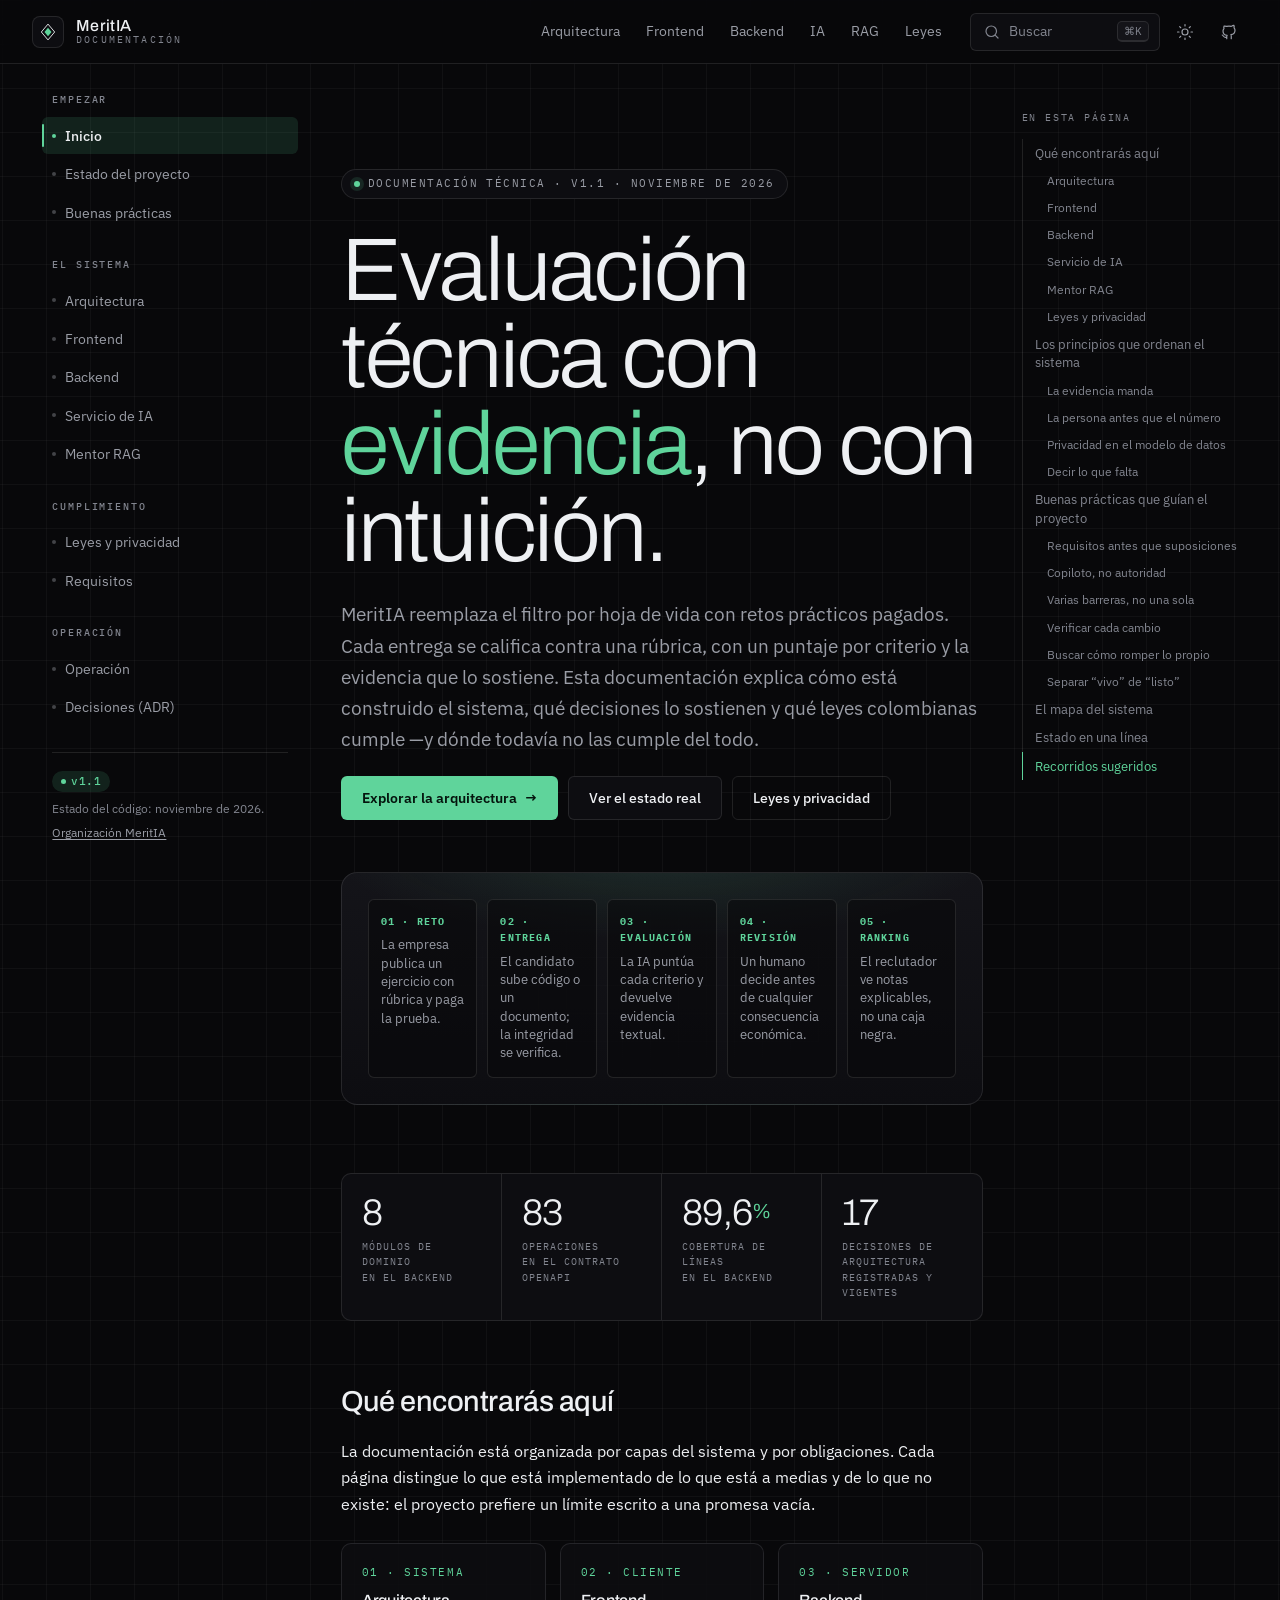
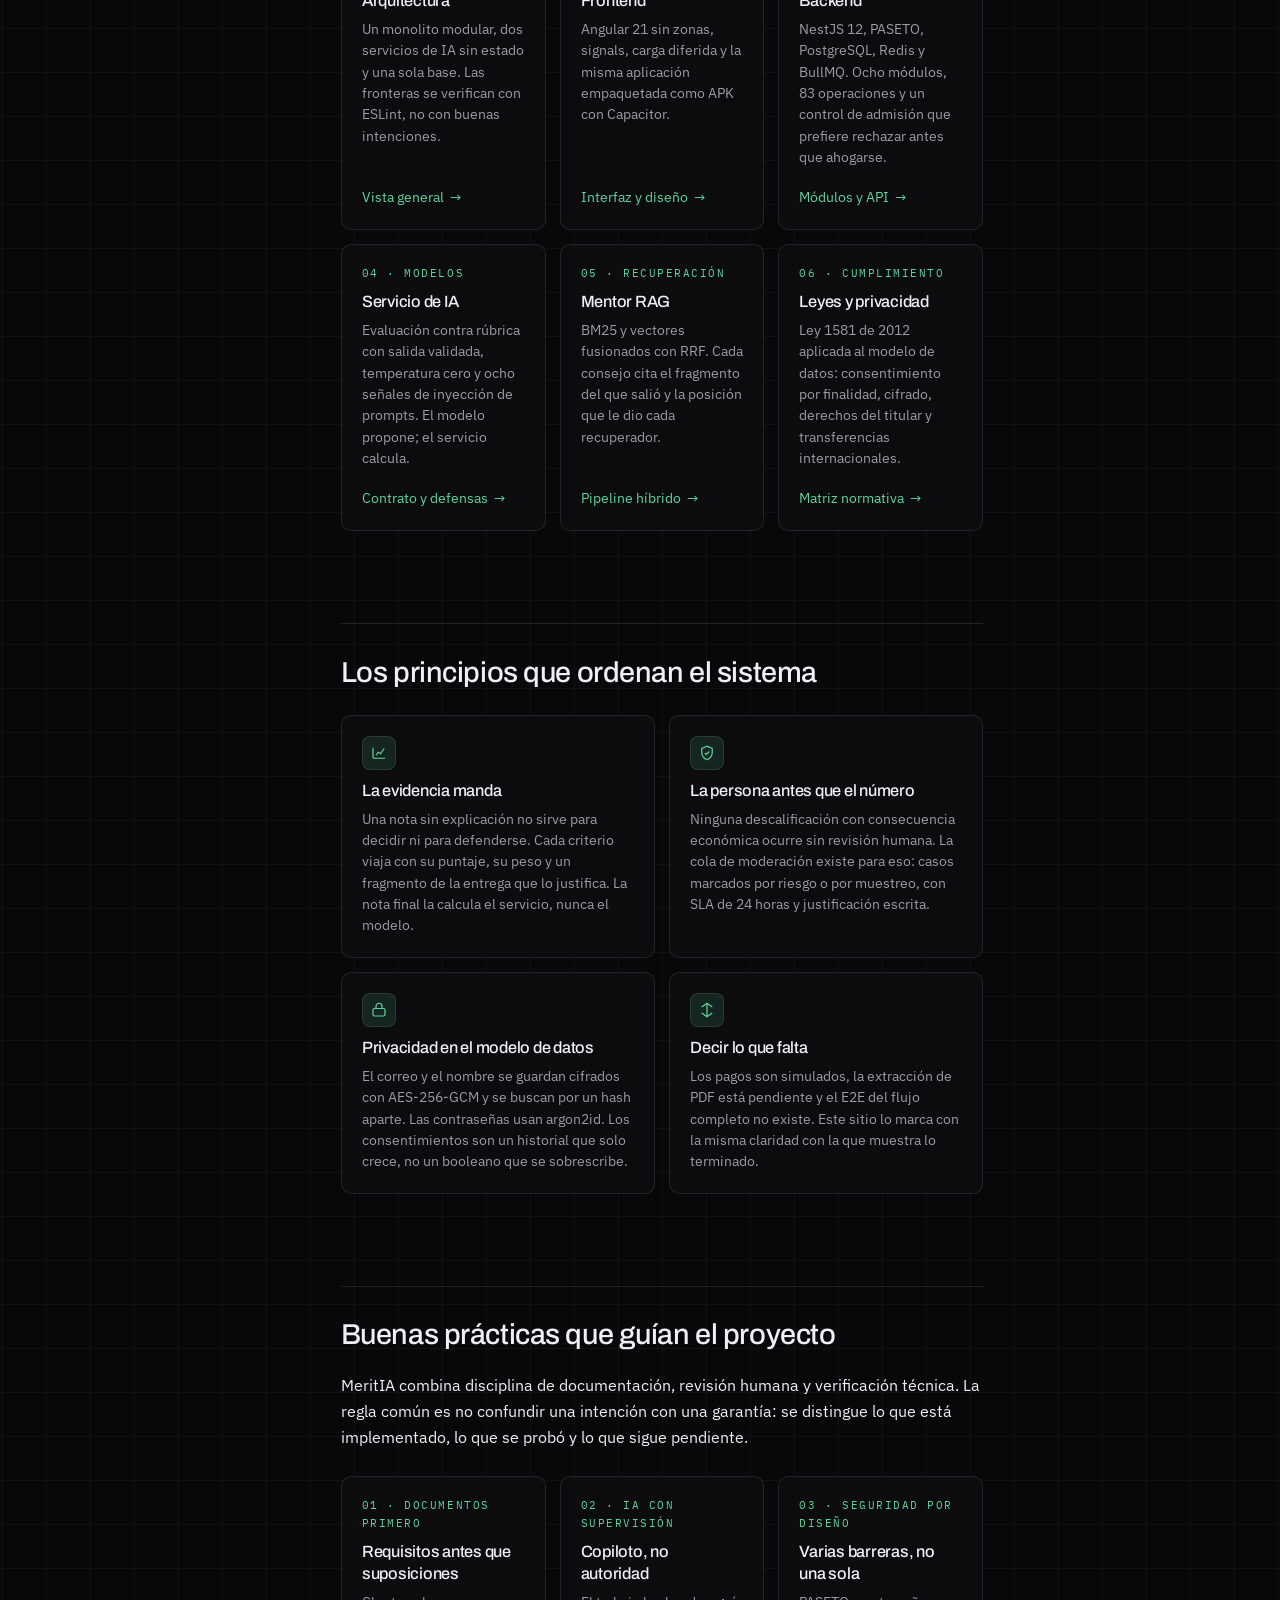
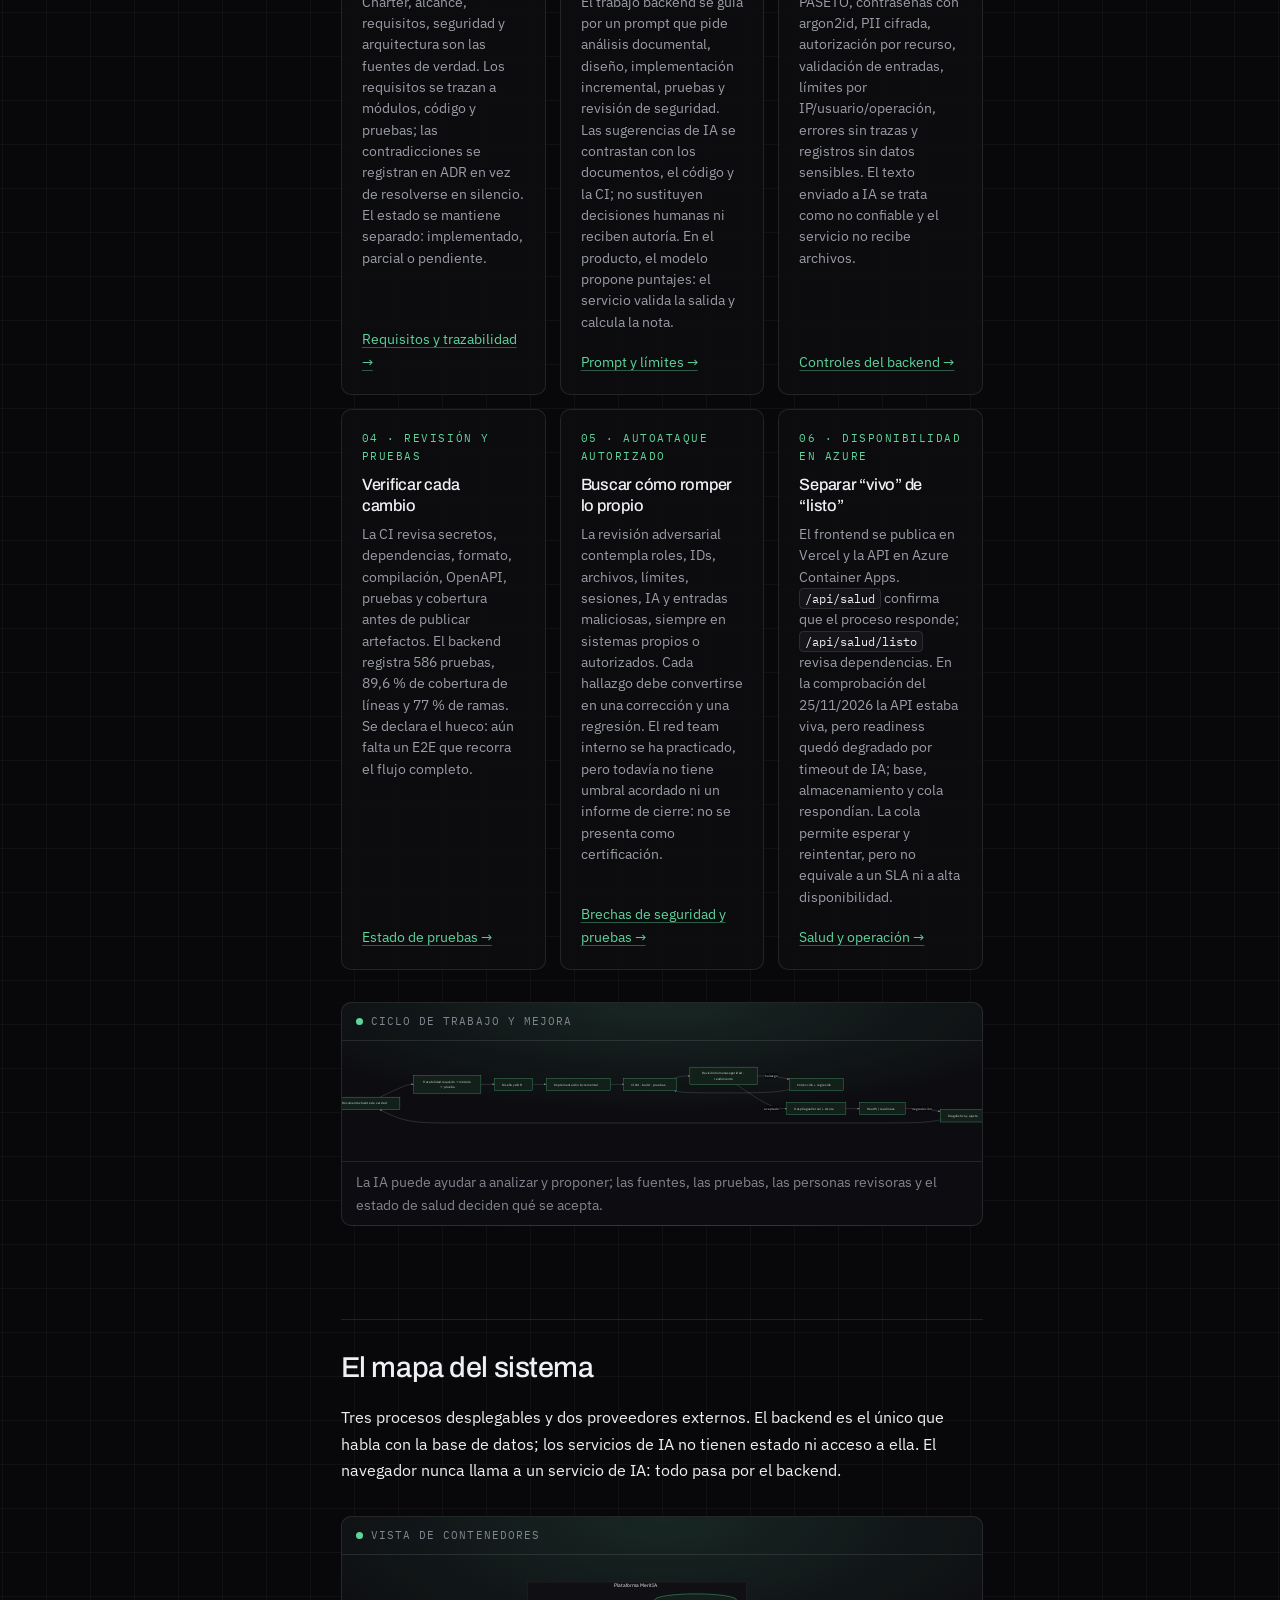
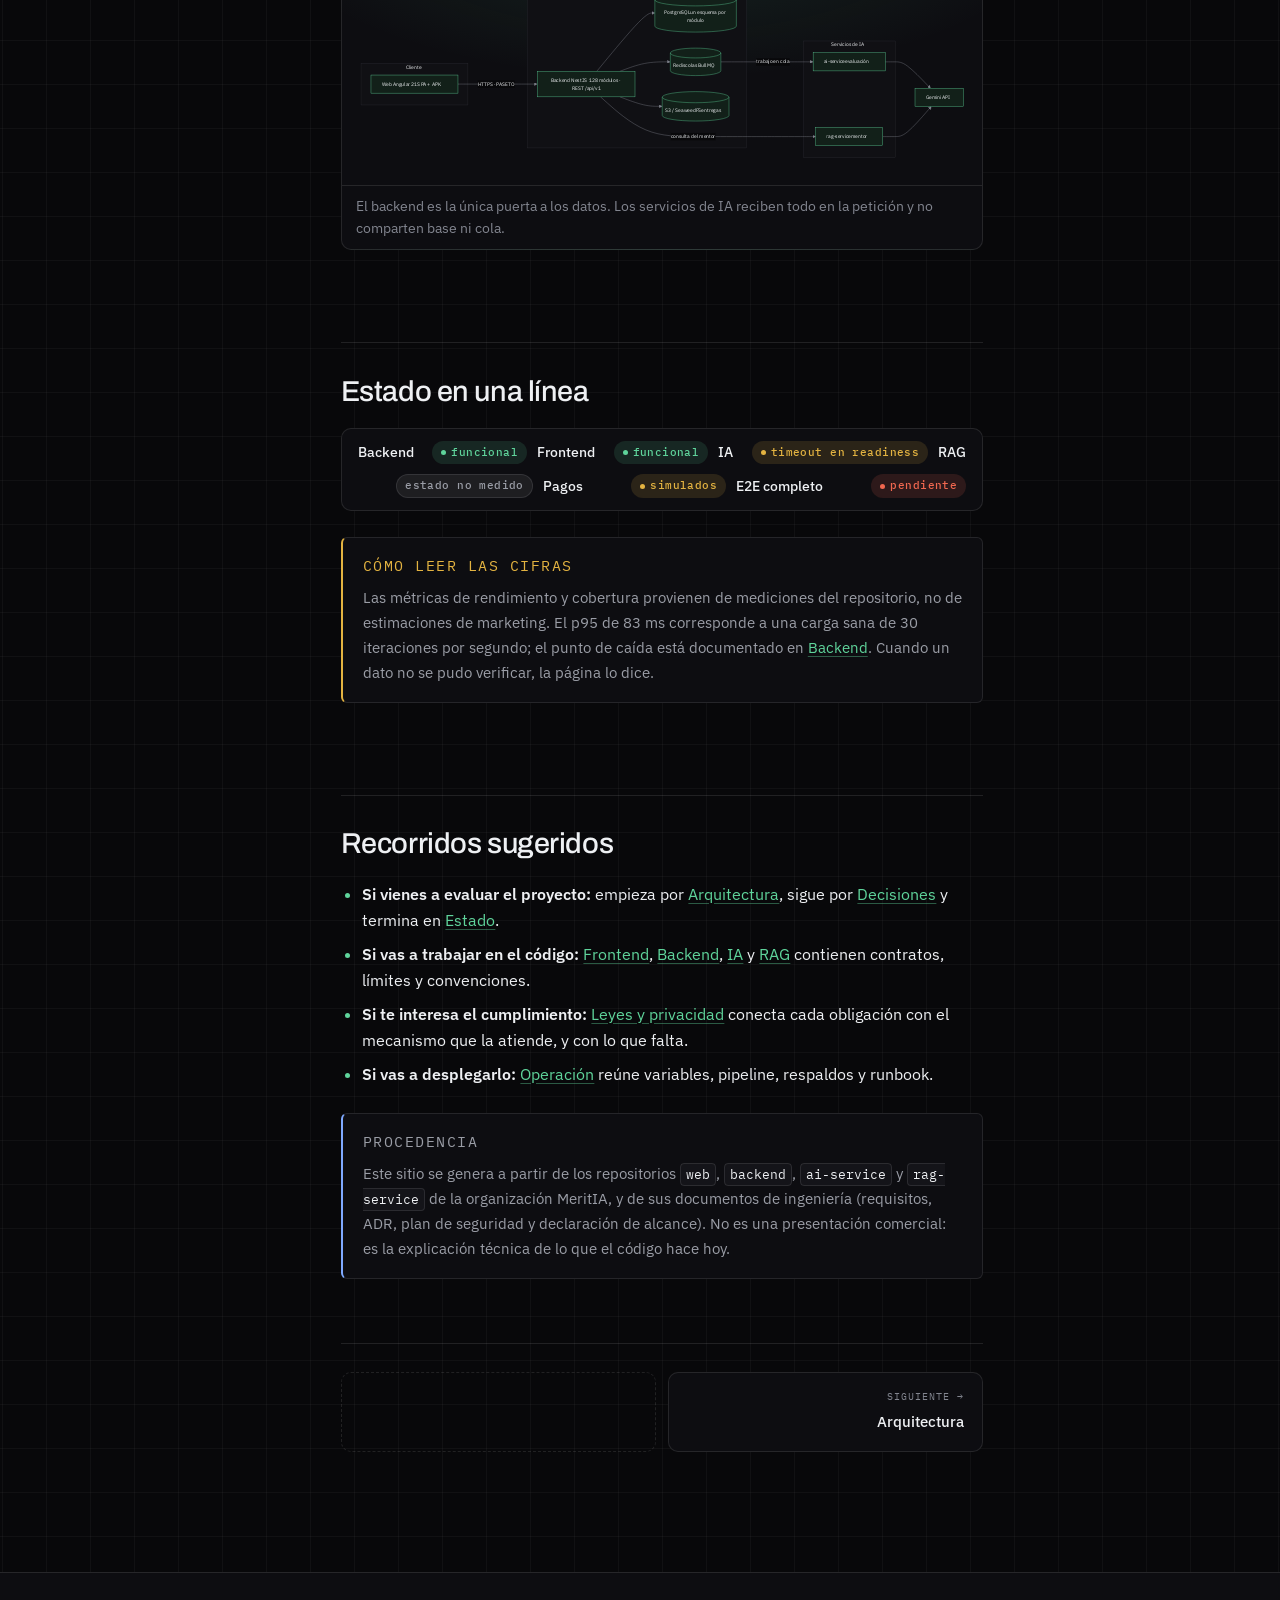
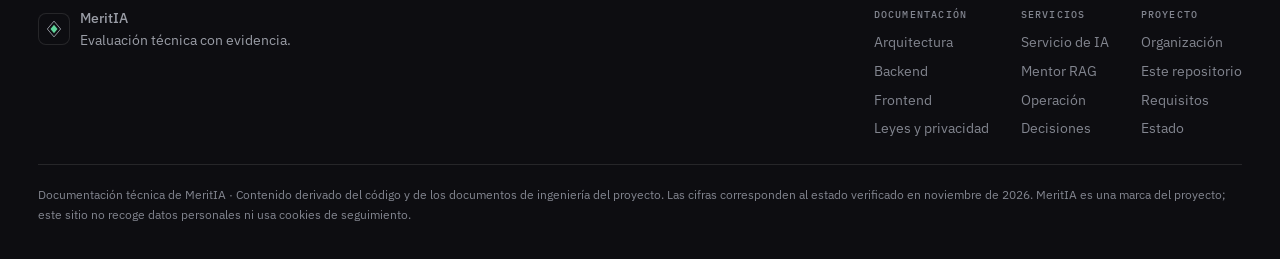
<file: index.html>
<!doctype html>
<html lang="es" data-page="inicio">
<head>
  <meta charset="utf-8">
  <meta name="viewport" content="width=device-width, initial-scale=1, viewport-fit=cover">
  <title>MeritIA · Documentación</title>
  <meta name="description" content="Documentación técnica de MeritIA: arquitectura, frontend, backend, evaluación con IA, mentor RAG, leyes y operación.">
  <meta name="author" content="MeritIA">
  <meta name="theme-color" content="#08080a" media="(prefers-color-scheme: dark)">
  <meta name="theme-color" content="#f7f7f8" media="(prefers-color-scheme: light)">
  <meta name="color-scheme" content="dark light">
  <link rel="canonical" href="https://meritia.github.io/maritIAdocs/">
  <link rel="icon" href="favicon.svg" type="image/svg+xml">
  <link rel="apple-touch-icon" href="assets/img/logo.svg">
  <link rel="preconnect" href="https://fonts.googleapis.com">
  <link rel="preconnect" href="https://fonts.gstatic.com" crossorigin>
  <link href="https://fonts.googleapis.com/css2?family=Archivo:wght@300;400;500&family=IBM+Plex+Mono:wght@400;500&family=IBM+Plex+Sans:wght@400;500;600&display=swap" rel="stylesheet">
  <link rel="stylesheet" href="assets/css/site.css">
  <meta property="og:type" content="website">
  <meta property="og:site_name" content="MeritIA · Documentación">
  <meta property="og:locale" content="es_CO">
  <meta property="og:title" content="MeritIA · Documentación">
  <meta property="og:description" content="Documentación técnica de MeritIA: arquitectura, frontend, backend, evaluación con IA, mentor RAG, leyes y operación.">
  <meta property="og:url" content="https://meritia.github.io/maritIAdocs/">
  <meta property="og:image" content="https://meritia.github.io/maritIAdocs/assets/img/og.svg">
  <meta name="twitter:card" content="summary_large_image">
  <meta name="twitter:title" content="MeritIA · Documentación">
  <meta name="twitter:description" content="Documentación técnica de MeritIA: arquitectura, frontend, backend, evaluación con IA, mentor RAG, leyes y operación.">
  <meta name="twitter:image" content="https://meritia.github.io/maritIAdocs/assets/img/og.svg">
  <script>
    try { var t = localStorage.getItem('meritia-docs-tema'); if (t === 'claro') document.documentElement.dataset.tema = 'claro'; } catch (e) {}
  </script>
</head>
<body>
  <a class="salto" href="#contenido">Saltar al contenido</a>
  <div id="sitio-barra"></div>
  <div class="envoltura">
    <aside id="sitio-lateral"></aside>
    <main id="contenido" class="principal">
      <div class="prosa prosa--ancha">
<section class="portada">
  <span class="portada__etiqueta"><i></i>Documentación técnica · v1.1 · noviembre de 2026</span>
  <h1>Evaluación técnica con <span>evidencia</span>, no con intuición.</h1>
  <p class="portada__entrada">
    MeritIA reemplaza el filtro por hoja de vida con retos prácticos pagados. Cada entrega se
    califica contra una rúbrica, con un puntaje por criterio y la evidencia que lo sostiene.
    Esta documentación explica cómo está construido el sistema, qué decisiones lo sostienen y
    qué leyes colombianas cumple —y dónde todavía no las cumple del todo.
  </p>
  <div class="portada__acciones">
    <a class="boton boton--lleno" href="arquitectura.html">Explorar la arquitectura <span aria-hidden="true">→</span></a>
    <a class="boton" href="estado.html">Ver el estado real</a>
    <a class="boton boton--fantasma" href="leyes.html">Leyes y privacidad</a>
  </div>

  <div class="portada__panel">
    <div class="flujo" aria-label="Flujo del producto en cinco pasos">
      <div class="flujo__paso"><b>01 · RETO</b><span>La empresa publica un ejercicio con rúbrica y paga la prueba.</span></div>
      <div class="flujo__paso"><b>02 · ENTREGA</b><span>El candidato sube código o un documento; la integridad se verifica.</span></div>
      <div class="flujo__paso"><b>03 · EVALUACIÓN</b><span>La IA puntúa cada criterio y devuelve evidencia textual.</span></div>
      <div class="flujo__paso"><b>04 · REVISIÓN</b><span>Un humano decide antes de cualquier consecuencia económica.</span></div>
      <div class="flujo__paso"><b>05 · RANKING</b><span>El reclutador ve notas explicables, no una caja negra.</span></div>
    </div>
  </div>
</section>

<div class="cifras" aria-label="Cifras del proyecto">
  <div class="cifra"><span class="cifra__valor">8</span><span class="cifra__etiqueta">módulos de dominio<br>en el backend</span></div>
  <div class="cifra"><span class="cifra__valor">83</span><span class="cifra__etiqueta">operaciones<br>en el contrato OpenAPI</span></div>
  <div class="cifra"><span class="cifra__valor">89,6<em>%</em></span><span class="cifra__etiqueta">cobertura de líneas<br>en el backend</span></div>
  <div class="cifra"><span class="cifra__valor">17</span><span class="cifra__etiqueta">decisiones de arquitectura<br>registradas y vigentes</span></div>
</div>

<h2>Qué encontrarás aquí</h2>
<p>
  La documentación está organizada por capas del sistema y por obligaciones. Cada página distingue
  lo que está implementado de lo que está a medias y de lo que no existe: el proyecto prefiere un
  límite escrito a una promesa vacía.
</p>

<div class="rejilla rejilla--3">
  <a class="tarjeta" href="arquitectura.html">
    <span class="tarjeta__num">01 · Sistema</span>
    <h3>Arquitectura</h3>
    <p>Un monolito modular, dos servicios de IA sin estado y una sola base. Las fronteras se verifican con ESLint, no con buenas intenciones.</p>
    <span class="tarjeta__pie flecha">Vista general</span>
  </a>
  <a class="tarjeta" href="frontend.html">
    <span class="tarjeta__num">02 · Cliente</span>
    <h3>Frontend</h3>
    <p>Angular 21 sin zonas, signals, carga diferida y la misma aplicación empaquetada como APK con Capacitor.</p>
    <span class="tarjeta__pie flecha">Interfaz y diseño</span>
  </a>
  <a class="tarjeta" href="backend.html">
    <span class="tarjeta__num">03 · Servidor</span>
    <h3>Backend</h3>
    <p>NestJS 12, PASETO, PostgreSQL, Redis y BullMQ. Ocho módulos, 83 operaciones y un control de admisión que prefiere rechazar antes que ahogarse.</p>
    <span class="tarjeta__pie flecha">Módulos y API</span>
  </a>
  <a class="tarjeta" href="ia.html">
    <span class="tarjeta__num">04 · Modelos</span>
    <h3>Servicio de IA</h3>
    <p>Evaluación contra rúbrica con salida validada, temperatura cero y ocho señales de inyección de prompts. El modelo propone; el servicio calcula.</p>
    <span class="tarjeta__pie flecha">Contrato y defensas</span>
  </a>
  <a class="tarjeta" href="rag.html">
    <span class="tarjeta__num">05 · Recuperación</span>
    <h3>Mentor RAG</h3>
    <p>BM25 y vectores fusionados con RRF. Cada consejo cita el fragmento del que salió y la posición que le dio cada recuperador.</p>
    <span class="tarjeta__pie flecha">Pipeline híbrido</span>
  </a>
  <a class="tarjeta" href="leyes.html">
    <span class="tarjeta__num">06 · Cumplimiento</span>
    <h3>Leyes y privacidad</h3>
    <p>Ley 1581 de 2012 aplicada al modelo de datos: consentimiento por finalidad, cifrado, derechos del titular y transferencias internacionales.</p>
    <span class="tarjeta__pie flecha">Matriz normativa</span>
  </a>
</div>

<h2>Los principios que ordenan el sistema</h2>

<div class="rejilla rejilla--2">
  <div class="tarjeta">
    <span class="tarjeta__icono" aria-hidden="true"><svg viewBox="0 0 24 24" fill="none" stroke="currentColor" stroke-width="1.6"><path d="M4 19V5m0 14h16M8 15l3-4 3 2 5-7"/></svg></span>
    <h3>La evidencia manda</h3>
    <p>Una nota sin explicación no sirve para decidir ni para defenderse. Cada criterio viaja con su puntaje, su peso y un fragmento de la entrega que lo justifica. La nota final la calcula el servicio, nunca el modelo.</p>
  </div>
  <div class="tarjeta">
    <span class="tarjeta__icono" aria-hidden="true"><svg viewBox="0 0 24 24" fill="none" stroke="currentColor" stroke-width="1.6"><path d="M12 3 5 6v5c0 4.4 3 8.4 7 10 4-1.6 7-5.6 7-10V6l-7-3Z"/><path d="m9 12 2 2 4-4"/></svg></span>
    <h3>La persona antes que el número</h3>
    <p>Ninguna descalificación con consecuencia económica ocurre sin revisión humana. La cola de moderación existe para eso: casos marcados por riesgo o por muestreo, con SLA de 24 horas y justificación escrita.</p>
  </div>
  <div class="tarjeta">
    <span class="tarjeta__icono" aria-hidden="true"><svg viewBox="0 0 24 24" fill="none" stroke="currentColor" stroke-width="1.6"><rect x="4" y="10" width="16" height="10" rx="2"/><path d="M8 10V7a4 4 0 0 1 8 0v3"/></svg></span>
    <h3>Privacidad en el modelo de datos</h3>
    <p>El correo y el nombre se guardan cifrados con AES-256-GCM y se buscan por un hash aparte. Las contraseñas usan argon2id. Los consentimientos son un historial que solo crece, no un booleano que se sobrescribe.</p>
  </div>
  <div class="tarjeta">
    <span class="tarjeta__icono" aria-hidden="true"><svg viewBox="0 0 24 24" fill="none" stroke="currentColor" stroke-width="1.6"><path d="M12 3v18M5 8l7-5 7 5M5 16l7 5 7-5"/></svg></span>
    <h3>Decir lo que falta</h3>
    <p>Los pagos son simulados, la extracción de PDF está pendiente y el E2E del flujo completo no existe. Este sitio lo marca con la misma claridad con la que muestra lo terminado.</p>
  </div>
</div>

<h2 id="buenas-practicas">Buenas prácticas que guían el proyecto</h2>
<p>
  MeritIA combina disciplina de documentación, revisión humana y verificación técnica. La regla común
  es no confundir una intención con una garantía: se distingue lo que está implementado, lo que se
  probó y lo que sigue pendiente.
</p>

<div class="rejilla rejilla--3">
  <div class="tarjeta">
    <span class="tarjeta__num">01 · Documentos primero</span>
    <h3>Requisitos antes que suposiciones</h3>
    <p>Charter, alcance, requisitos, seguridad y arquitectura son las fuentes de verdad. Los requisitos se trazan a módulos, código y pruebas; las contradicciones se registran en ADR en vez de resolverse en silencio. El estado se mantiene separado: implementado, parcial o pendiente.</p>
    <span class="tarjeta__pie"><a href="requisitos.html">Requisitos y trazabilidad →</a></span>
  </div>
  <div class="tarjeta">
    <span class="tarjeta__num">02 · IA con supervisión</span>
    <h3>Copiloto, no autoridad</h3>
    <p>El trabajo backend se guía por un prompt que pide análisis documental, diseño, implementación incremental, pruebas y revisión de seguridad. Las sugerencias de IA se contrastan con los documentos, el código y la CI; no sustituyen decisiones humanas ni reciben autoría. En el producto, el modelo propone puntajes: el servicio valida la salida y calcula la nota.</p>
    <span class="tarjeta__pie"><a href="backend.html#prompt-ingenieria">Prompt y límites →</a></span>
  </div>
  <div class="tarjeta">
    <span class="tarjeta__num">03 · Seguridad por diseño</span>
    <h3>Varias barreras, no una sola</h3>
    <p>PASETO, contraseñas con argon2id, PII cifrada, autorización por recurso, validación de entradas, límites por IP/usuario/operación, errores sin trazas y registros sin datos sensibles. El texto enviado a IA se trata como no confiable y el servicio no recibe archivos.</p>
    <span class="tarjeta__pie"><a href="backend.html#seguridad">Controles del backend →</a></span>
  </div>
  <div class="tarjeta">
    <span class="tarjeta__num">04 · Revisión y pruebas</span>
    <h3>Verificar cada cambio</h3>
    <p>La CI revisa secretos, dependencias, formato, compilación, OpenAPI, pruebas y cobertura antes de publicar artefactos. El backend registra 586 pruebas, 89,6 % de cobertura de líneas y 77 % de ramas. Se declara el hueco: aún falta un E2E que recorra el flujo completo.</p>
    <span class="tarjeta__pie"><a href="estado.html#parcial">Estado de pruebas →</a></span>
  </div>
  <div class="tarjeta">
    <span class="tarjeta__num">05 · Autoataque autorizado</span>
    <h3>Buscar cómo romper lo propio</h3>
    <p>La revisión adversarial contempla roles, IDs, archivos, límites, sesiones, IA y entradas maliciosas, siempre en sistemas propios o autorizados. Cada hallazgo debe convertirse en una corrección y una regresión. El red team interno se ha practicado, pero todavía no tiene umbral acordado ni un informe de cierre: no se presenta como certificación.</p>
    <span class="tarjeta__pie"><a href="requisitos.html#no-funcionales">Brechas de seguridad y pruebas →</a></span>
  </div>
  <div class="tarjeta">
    <span class="tarjeta__num">06 · Disponibilidad en Azure</span>
    <h3>Separar “vivo” de “listo”</h3>
    <p>El frontend se publica en Vercel y la API en Azure Container Apps. <code>/api/salud</code> confirma que el proceso responde; <code>/api/salud/listo</code> revisa dependencias. En la comprobación del 25/11/2026 la API estaba viva, pero readiness quedó degradado por timeout de IA; base, almacenamiento y cola respondían. La cola permite esperar y reintentar, pero no equivale a un SLA ni a alta disponibilidad.</p>
    <span class="tarjeta__pie"><a href="operacion.html#salud">Salud y operación →</a></span>
  </div>
</div>

<div class="diagrama diagrama--ancho">
  <div class="diagrama__cabecera"><span class="punto"></span>Ciclo de trabajo y mejora</div>
  <div class="diagrama__lienzo">
    <div class="mermaid">
flowchart LR
  DOC["Documentos<br/>fuente de verdad"] --> TRACE["Trazabilidad<br/>requisito → módulo → prueba"]
  TRACE --> DESIGN["Diseño y ADR"]
  DESIGN --> CODE["Implementación incremental"]
  CODE --> CI["CI<br/>lint · build · pruebas"]
  CI --> REVIEW["Revisión humana<br/>seguridad · rendimiento"]
  REVIEW -->|"hallazgo"| FIX["Corrección + regresión"]
  FIX --> CI
  REVIEW -->|"aceptado"| DEP["Despliegue<br/>Vercel + Azure"]
  DEP --> HEALTH["Health / readiness"]
  HEALTH -->|"degradación"| OBS["Diagnóstico y ajuste"]
  OBS --> DOC
    </div>
  </div>
  <div class="diagrama__pie">La IA puede ayudar a analizar y proponer; las fuentes, las pruebas, las personas revisoras y el estado de salud deciden qué se acepta.</div>
</div>

<h2>El mapa del sistema</h2>
<p>
  Tres procesos desplegables y dos proveedores externos. El backend es el único que habla con la
  base de datos; los servicios de IA no tienen estado ni acceso a ella. El navegador nunca llama
  a un servicio de IA: todo pasa por el backend.
</p>

<div class="diagrama">
  <div class="diagrama__cabecera"><span class="punto"></span>Vista de contenedores</div>
  <div class="diagrama__lienzo">
    <div class="mermaid">
flowchart LR
  subgraph Cliente["Cliente"]
    WEB["Web Angular 21<br/>SPA + APK"]
  end

  subgraph Plataforma["Plataforma MeritIA"]
    API["Backend NestJS 12<br/>8 módulos · REST /api/v1"]
    DB[("PostgreSQL<br/>un esquema por módulo")]
    REDIS[("Redis<br/>colas BullMQ")]
    OBJ[("S3 / SeaweedFS<br/>entregas")]
  end

  subgraph Modelos["Servicios de IA"]
    AIS["ai-service<br/>evaluación"]
    RAG["rag-service<br/>mentor"]
  end

  GEM["Gemini API"]

  WEB -->|"HTTPS · PASETO"| API
  API --> DB
  API --> REDIS
  API --> OBJ
  REDIS -->|"trabajo en cola"| AIS
  API -->|"consulta del mentor"| RAG
  AIS --> GEM
  RAG --> GEM
    </div>
  </div>
  <div class="diagrama__pie">El backend es la única puerta a los datos. Los servicios de IA reciben todo en la petición y no comparten base ni cola.</div>
</div>

<h2>Estado en una línea</h2>
<div class="cinta">
  <b>Backend</b> <span class="insignia insignia--ok">funcional</span>
  <b>Frontend</b> <span class="insignia insignia--ok">funcional</span>
  <b>IA</b> <span class="insignia insignia--parcial">timeout en readiness</span>
  <b>RAG</b> <span class="insignia insignia--neutra">estado no medido</span>
  <b>Pagos</b> <span class="insignia insignia--parcial">simulados</span>
  <b>E2E completo</b> <span class="insignia insignia--pendiente">pendiente</span>
</div>

<div class="aviso aviso--aviso">
  <p class="aviso__titulo">Cómo leer las cifras</p>
  <p>
    Las métricas de rendimiento y cobertura provienen de mediciones del repositorio, no de
    estimaciones de marketing. El p95 de 83 ms corresponde a una carga sana de 30 iteraciones por
    segundo; el punto de caída está documentado en <a href="backend.html#rendimiento">Backend</a>.
    Cuando un dato no se pudo verificar, la página lo dice.
  </p>
</div>

<h2>Recorridos sugeridos</h2>
<ul>
  <li><strong>Si vienes a evaluar el proyecto:</strong> empieza por <a href="arquitectura.html">Arquitectura</a>, sigue por <a href="decisiones.html">Decisiones</a> y termina en <a href="estado.html">Estado</a>.</li>
  <li><strong>Si vas a trabajar en el código:</strong> <a href="frontend.html">Frontend</a>, <a href="backend.html">Backend</a>, <a href="ia.html">IA</a> y <a href="rag.html">RAG</a> contienen contratos, límites y convenciones.</li>
  <li><strong>Si te interesa el cumplimiento:</strong> <a href="leyes.html">Leyes y privacidad</a> conecta cada obligación con el mecanismo que la atiende, y con lo que falta.</li>
  <li><strong>Si vas a desplegarlo:</strong> <a href="operacion.html">Operación</a> reúne variables, pipeline, respaldos y runbook.</li>
</ul>

<div class="aviso">
  <p class="aviso__titulo">Procedencia</p>
  <p>
    Este sitio se genera a partir de los repositorios <code>web</code>, <code>backend</code>,
    <code>ai-service</code> y <code>rag-service</code> de la organización MeritIA, y de sus
    documentos de ingeniería (requisitos, ADR, plan de seguridad y declaración de alcance).
    No es una presentación comercial: es la explicación técnica de lo que el código hace hoy.
  </p>
</div>
      </div>
      <nav class="paginacion" aria-label="Navegación entre páginas">
        <div class="paginacion__vacio" aria-hidden="true"></div>
        <a class="paginacion__siguiente" href="arquitectura.html"><span>Siguiente →</span><strong>Arquitectura</strong></a>
      </nav>
    </main>
    <aside id="sitio-toc" aria-label="Contenido de la página"></aside>
  </div>
  <div id="sitio-pie"></div>
  <noscript>
    <div style="max-width:900px;margin:0 auto;padding:24px">
      <p><strong>La navegación lateral necesita JavaScript.</strong> Estas son las secciones:</p>
      <ul>
        <li><a href="index.html">MeritIA · Documentación</a></li>
        <li><a href="arquitectura.html">Arquitectura</a></li>
        <li><a href="frontend.html">Frontend</a></li>
        <li><a href="backend.html">Backend</a></li>
        <li><a href="ia.html">Servicio de IA</a></li>
        <li><a href="rag.html">Mentor RAG</a></li>
        <li><a href="leyes.html">Leyes y privacidad</a></li>
        <li><a href="requisitos.html">Requisitos</a></li>
        <li><a href="operacion.html">Operación</a></li>
        <li><a href="decisiones.html">Decisiones de arquitectura</a></li>
        <li><a href="estado.html">Estado del proyecto</a></li>
      </ul>
    </div>
  </noscript>
  <script src="assets/js/mermaid.min.js" defer></script>
  <script src="assets/js/site.js" defer></script>
</body>
</html>
</file>
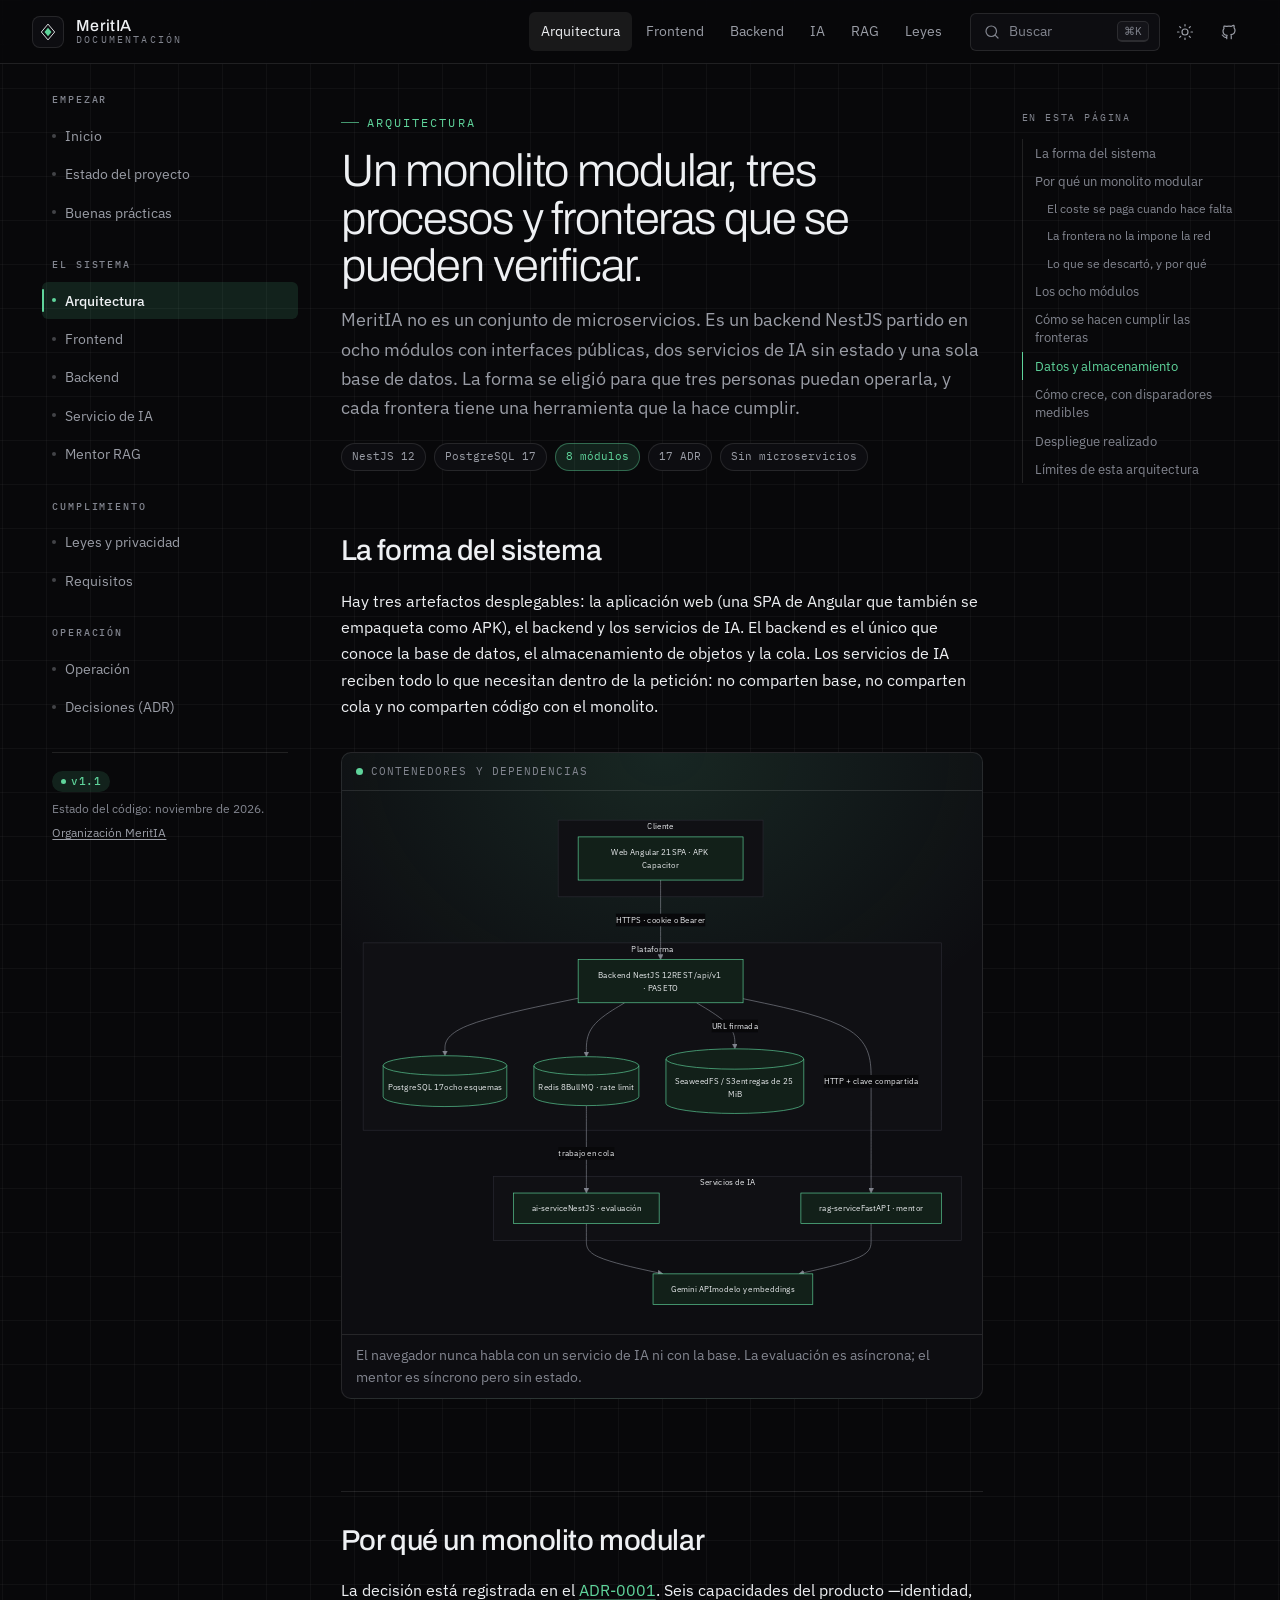
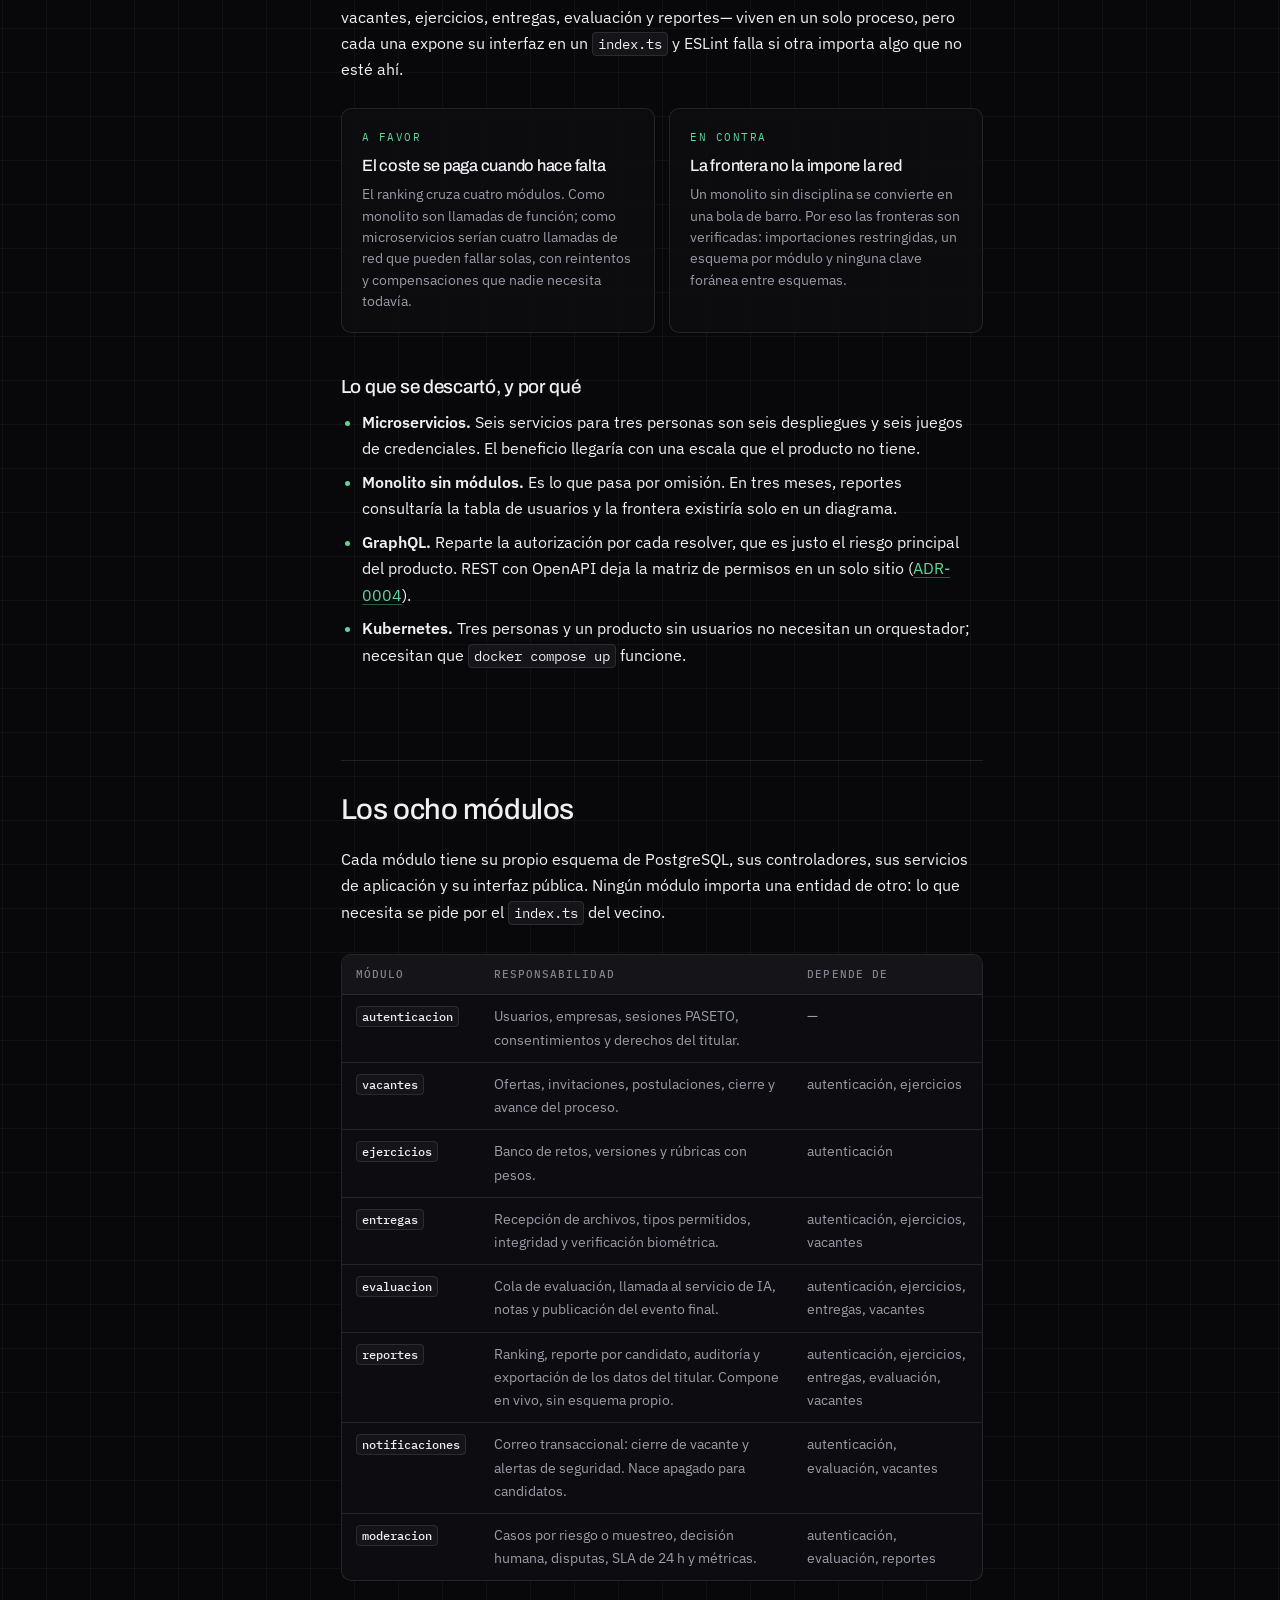
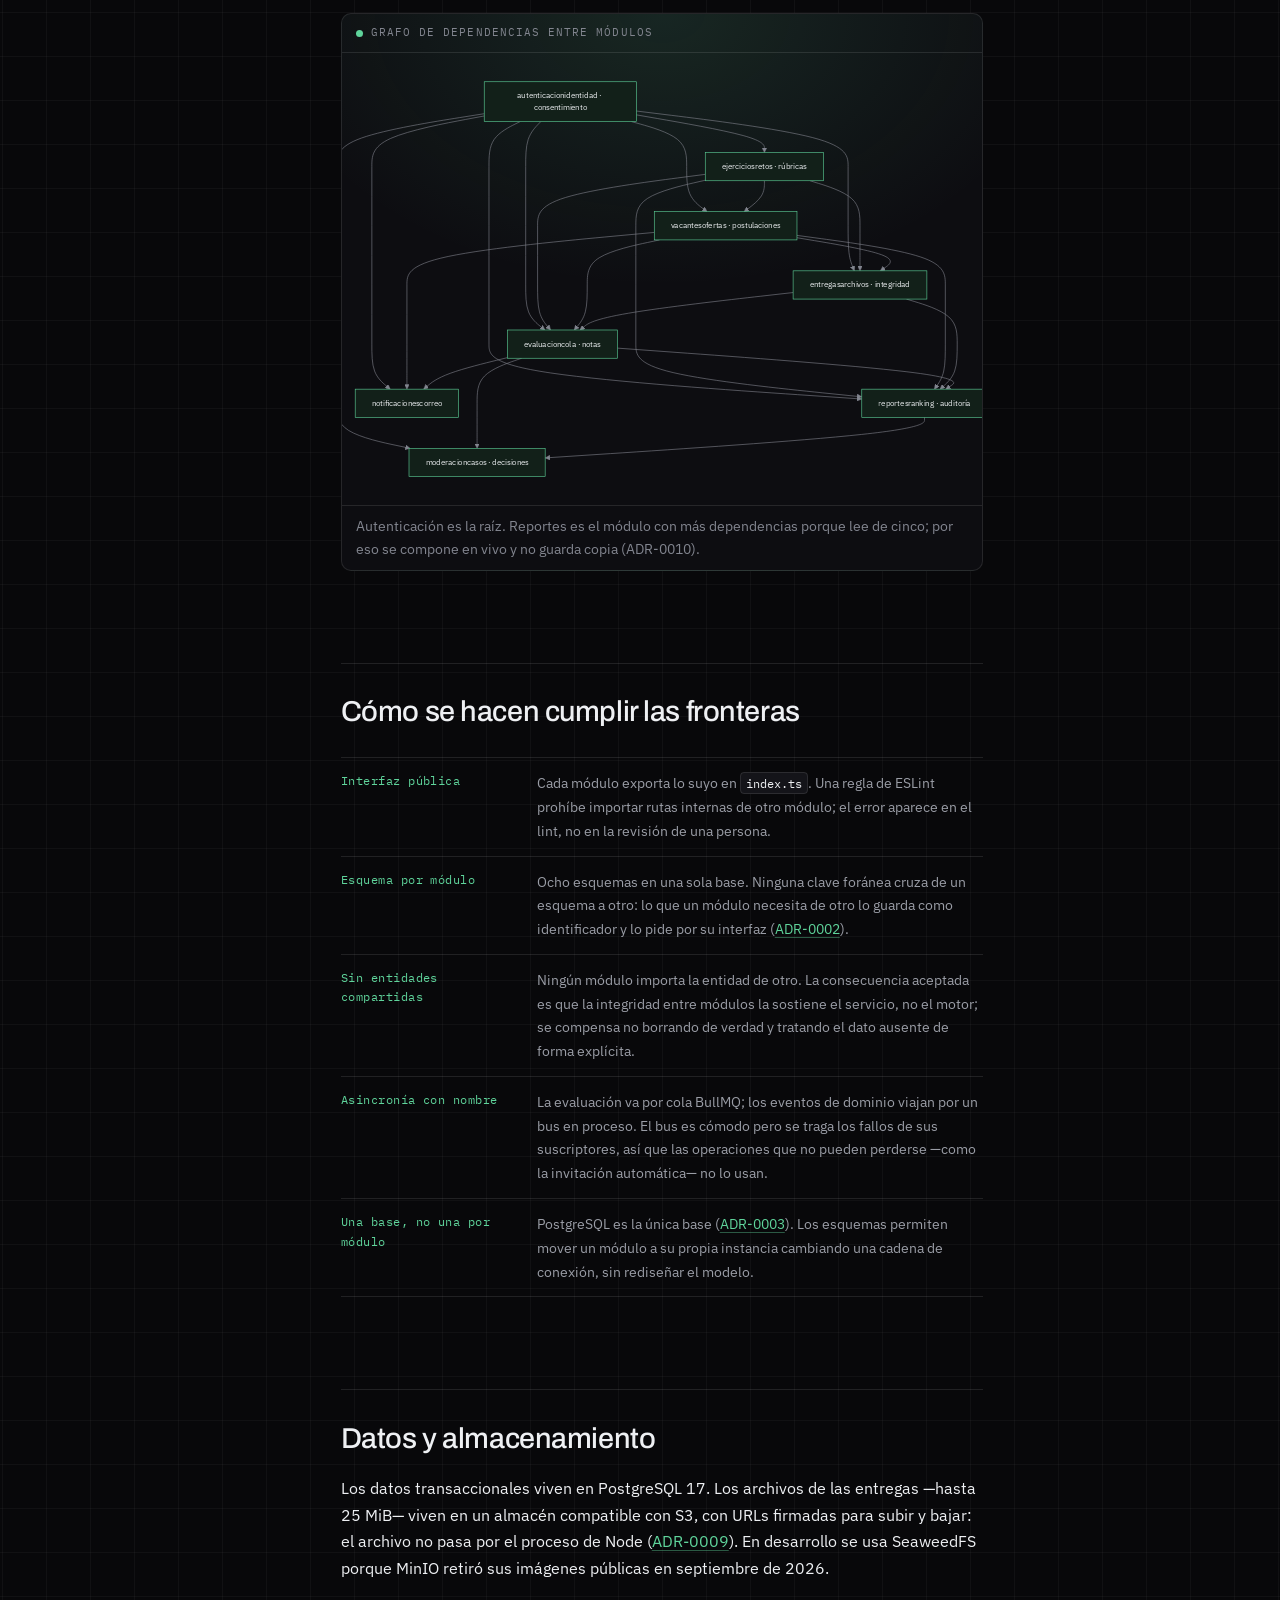
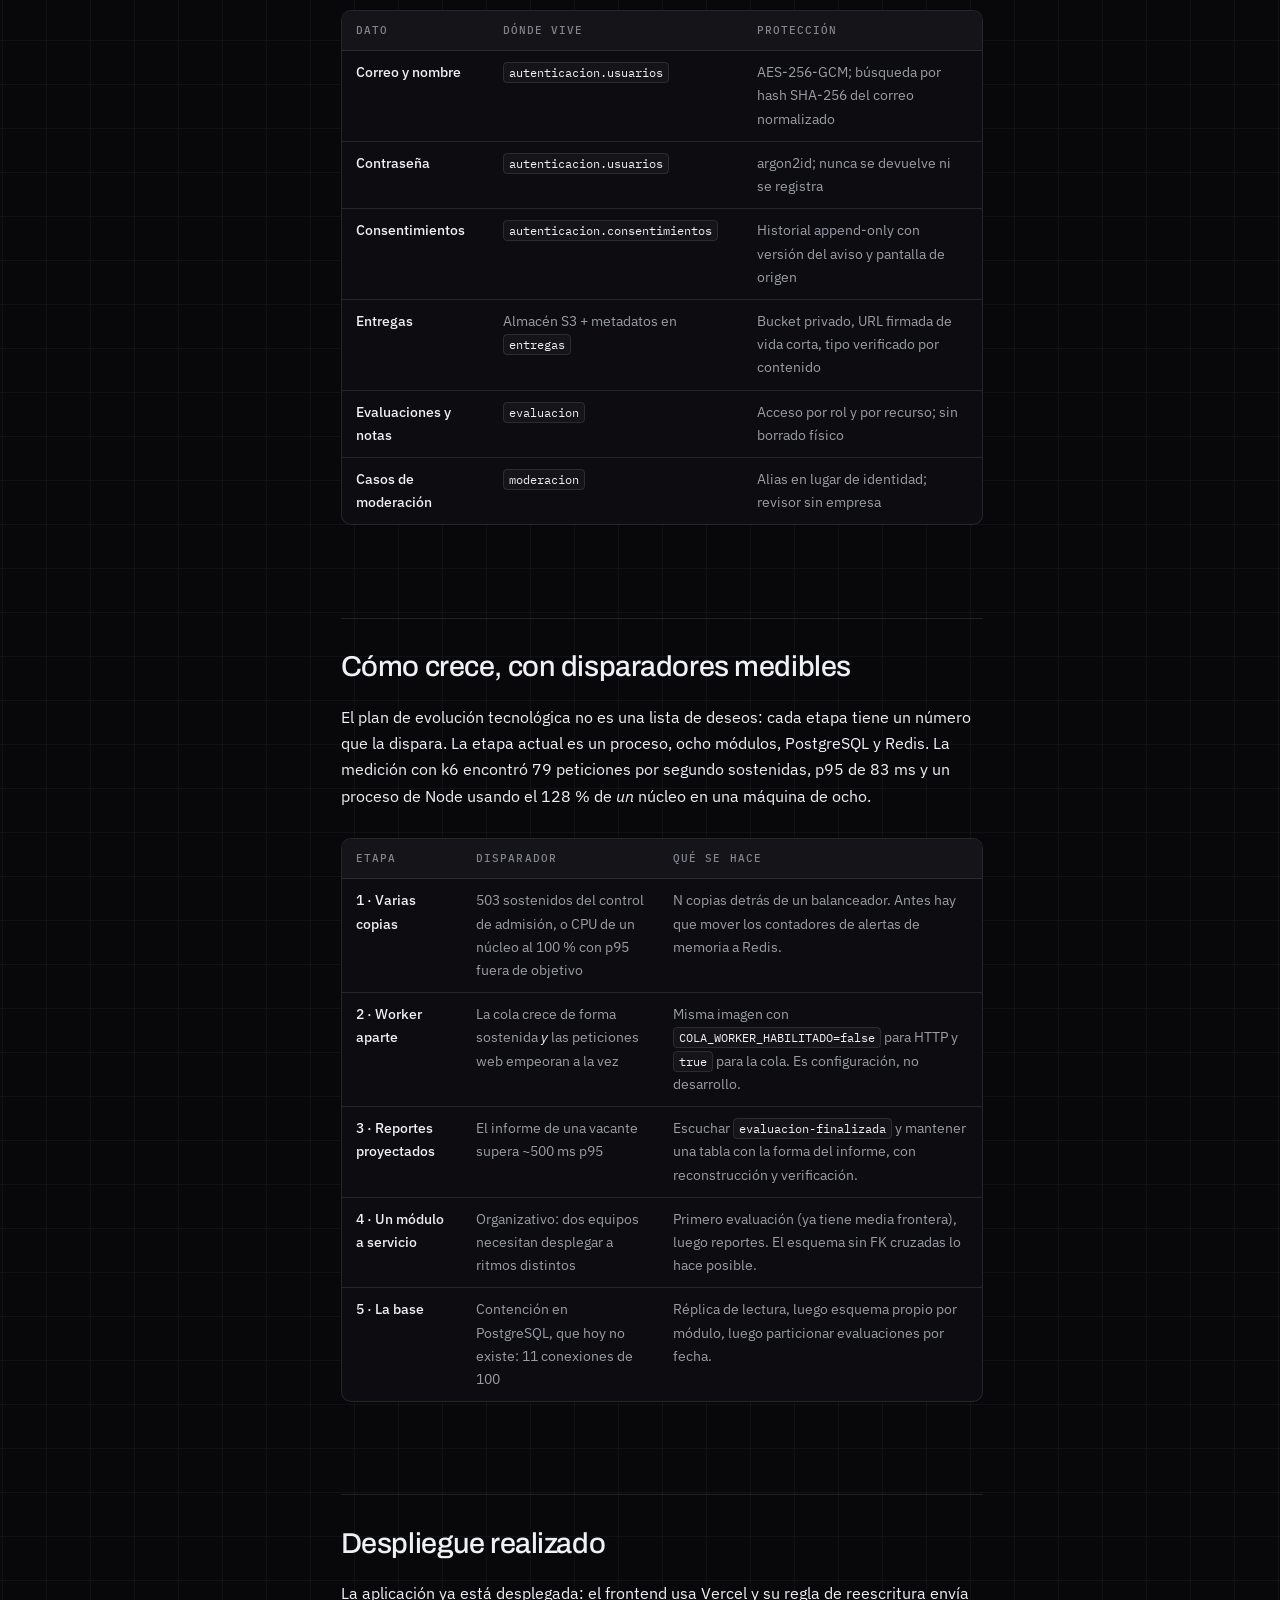
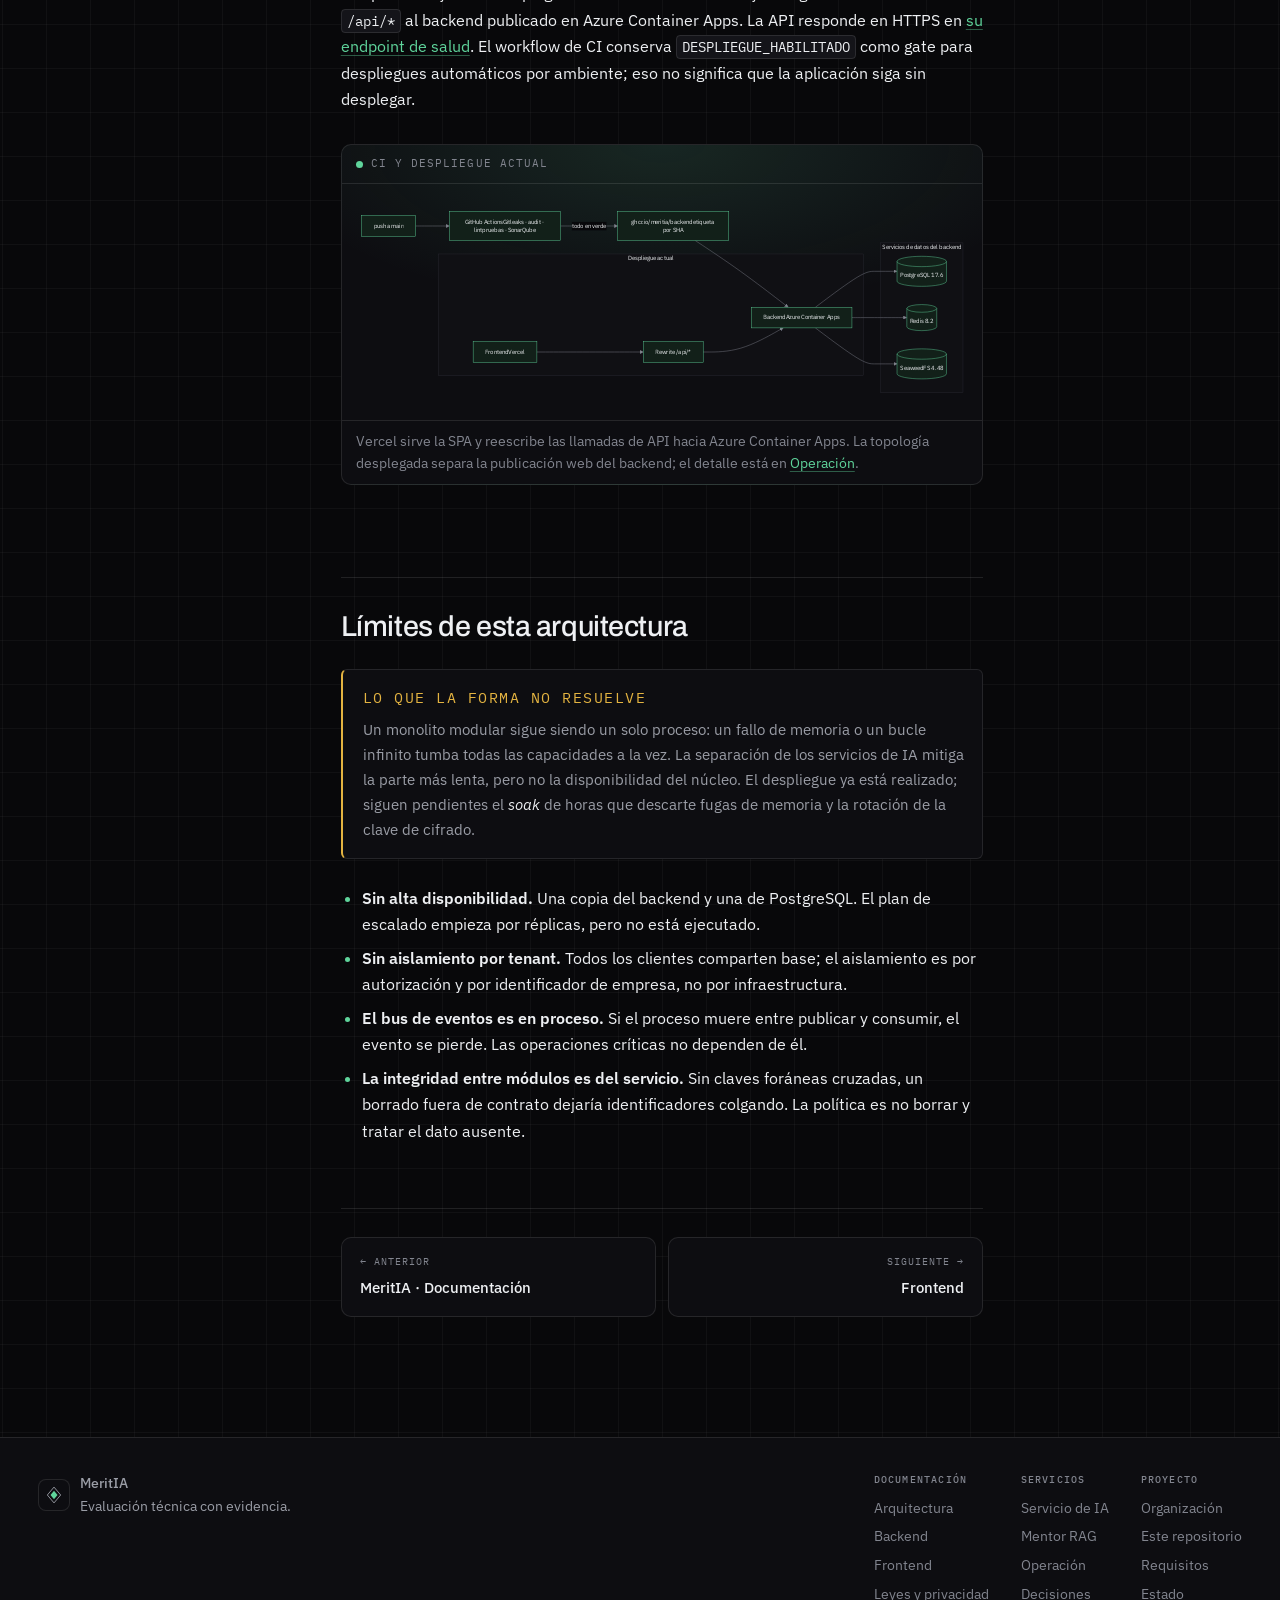
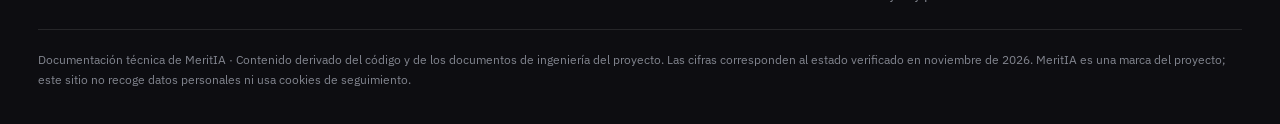
<file: arquitectura.html>
<!doctype html>
<html lang="es" data-page="arquitectura">
<head>
  <meta charset="utf-8">
  <meta name="viewport" content="width=device-width, initial-scale=1, viewport-fit=cover">
  <title>Arquitectura · MeritIA</title>
  <meta name="description" content="Monolito modular, tres servicios, una base de datos y fronteras verificadas por herramienta. La vista completa del sistema.">
  <meta name="author" content="MeritIA">
  <meta name="theme-color" content="#08080a" media="(prefers-color-scheme: dark)">
  <meta name="theme-color" content="#f7f7f8" media="(prefers-color-scheme: light)">
  <meta name="color-scheme" content="dark light">
  <link rel="canonical" href="https://meritia.github.io/maritIAdocs/arquitectura.html">
  <link rel="icon" href="favicon.svg" type="image/svg+xml">
  <link rel="apple-touch-icon" href="assets/img/logo.svg">
  <link rel="preconnect" href="https://fonts.googleapis.com">
  <link rel="preconnect" href="https://fonts.gstatic.com" crossorigin>
  <link href="https://fonts.googleapis.com/css2?family=Archivo:wght@300;400;500&family=IBM+Plex+Mono:wght@400;500&family=IBM+Plex+Sans:wght@400;500;600&display=swap" rel="stylesheet">
  <link rel="stylesheet" href="assets/css/site.css">
  <meta property="og:type" content="website">
  <meta property="og:site_name" content="MeritIA · Documentación">
  <meta property="og:locale" content="es_CO">
  <meta property="og:title" content="Arquitectura · MeritIA">
  <meta property="og:description" content="Monolito modular, tres servicios, una base de datos y fronteras verificadas por herramienta. La vista completa del sistema.">
  <meta property="og:url" content="https://meritia.github.io/maritIAdocs/arquitectura.html">
  <meta property="og:image" content="https://meritia.github.io/maritIAdocs/assets/img/og.svg">
  <meta name="twitter:card" content="summary_large_image">
  <meta name="twitter:title" content="Arquitectura · MeritIA">
  <meta name="twitter:description" content="Monolito modular, tres servicios, una base de datos y fronteras verificadas por herramienta. La vista completa del sistema.">
  <meta name="twitter:image" content="https://meritia.github.io/maritIAdocs/assets/img/og.svg">
  <script>
    try { var t = localStorage.getItem('meritia-docs-tema'); if (t === 'claro') document.documentElement.dataset.tema = 'claro'; } catch (e) {}
  </script>
</head>
<body>
  <a class="salto" href="#contenido">Saltar al contenido</a>
  <div id="sitio-barra"></div>
  <div class="envoltura">
    <aside id="sitio-lateral"></aside>
    <main id="contenido" class="principal">
      <div class="prosa">
<header class="cabecera-pagina">
  <span class="ceja">Arquitectura</span>
  <h1>Un monolito modular, tres procesos y fronteras que se pueden verificar.</h1>
  <p class="entradilla">
    MeritIA no es un conjunto de microservicios. Es un backend NestJS partido en ocho módulos con
    interfaces públicas, dos servicios de IA sin estado y una sola base de datos. La forma se eligió
    para que tres personas puedan operarla, y cada frontera tiene una herramienta que la hace cumplir.
  </p>
  <div class="metas">
    <span class="meta">NestJS 12</span>
    <span class="meta">PostgreSQL 17</span>
    <span class="meta meta--acento">8 módulos</span>
    <span class="meta">17 ADR</span>
    <span class="meta">Sin microservicios</span>
  </div>
</header>

<h2 id="forma">La forma del sistema</h2>
<p>
  Hay tres artefactos desplegables: la aplicación web (una SPA de Angular que también se empaqueta
  como APK), el backend y los servicios de IA. El backend es el único que conoce la base de datos,
  el almacenamiento de objetos y la cola. Los servicios de IA reciben todo lo que necesitan dentro
  de la petición: no comparten base, no comparten cola y no comparten código con el monolito.
</p>

<div class="diagrama">
  <div class="diagrama__cabecera"><span class="punto"></span>Contenedores y dependencias</div>
  <div class="diagrama__lienzo">
    <div class="mermaid">
flowchart TB
  subgraph C["Cliente"]
    WEB["Web Angular 21<br/>SPA · APK Capacitor"]
  end

  subgraph P["Plataforma"]
    API["Backend NestJS 12<br/>REST /api/v1 · PASETO"]
    DB[("PostgreSQL 17<br/>ocho esquemas")]
    RD[("Redis 8<br/>BullMQ · rate limit")]
    S3[("SeaweedFS / S3<br/>entregas de 25 MiB")]
  end

  subgraph IA["Servicios de IA"]
    AIS["ai-service<br/>NestJS · evaluación"]
    RAG["rag-service<br/>FastAPI · mentor"]
  end

  GEM["Gemini API<br/>modelo y embeddings"]

  WEB -->|"HTTPS · cookie o Bearer"| API
  API --> DB
  API --> RD
  API -->|"URL firmada"| S3
  RD -->|"trabajo en cola"| AIS
  API -->|"HTTP + clave compartida"| RAG
  AIS --> GEM
  RAG --> GEM
    </div>
  </div>
  <div class="diagrama__pie">El navegador nunca habla con un servicio de IA ni con la base. La evaluación es asíncrona; el mentor es síncrono pero sin estado.</div>
</div>

<h2 id="monolito">Por qué un monolito modular</h2>
<p>
  La decisión está registrada en el <a href="decisiones.html#adr-0001">ADR-0001</a>. Seis capacidades
  del producto —identidad, vacantes, ejercicios, entregas, evaluación y reportes— viven en un solo
  proceso, pero cada una expone su interfaz en un <code>index.ts</code> y ESLint falla si otra
  importa algo que no esté ahí.
</p>

<div class="rejilla rejilla--2">
  <div class="tarjeta">
    <span class="tarjeta__num">A favor</span>
    <h3>El coste se paga cuando hace falta</h3>
    <p>El ranking cruza cuatro módulos. Como monolito son llamadas de función; como microservicios serían cuatro llamadas de red que pueden fallar solas, con reintentos y compensaciones que nadie necesita todavía.</p>
  </div>
  <div class="tarjeta">
    <span class="tarjeta__num">En contra</span>
    <h3>La frontera no la impone la red</h3>
    <p>Un monolito sin disciplina se convierte en una bola de barro. Por eso las fronteras son verificadas: importaciones restringidas, un esquema por módulo y ninguna clave foránea entre esquemas.</p>
  </div>
</div>

<h3>Lo que se descartó, y por qué</h3>
<ul>
  <li><strong>Microservicios.</strong> Seis servicios para tres personas son seis despliegues y seis juegos de credenciales. El beneficio llegaría con una escala que el producto no tiene.</li>
  <li><strong>Monolito sin módulos.</strong> Es lo que pasa por omisión. En tres meses, reportes consultaría la tabla de usuarios y la frontera existiría solo en un diagrama.</li>
  <li><strong>GraphQL.</strong> Reparte la autorización por cada resolver, que es justo el riesgo principal del producto. REST con OpenAPI deja la matriz de permisos en un solo sitio (<a href="decisiones.html#adr-0004">ADR-0004</a>).</li>
  <li><strong>Kubernetes.</strong> Tres personas y un producto sin usuarios no necesitan un orquestador; necesitan que <code>docker compose up</code> funcione.</li>
</ul>

<h2 id="modulos">Los ocho módulos</h2>
<p>
  Cada módulo tiene su propio esquema de PostgreSQL, sus controladores, sus servicios de aplicación
  y su interfaz pública. Ningún módulo importa una entidad de otro: lo que necesita se pide por el
  <code>index.ts</code> del vecino.
</p>

<div class="tabla-envoltura">
  <table>
    <thead>
      <tr><th>Módulo</th><th>Responsabilidad</th><th>Depende de</th></tr>
    </thead>
    <tbody>
      <tr><td><code>autenticacion</code></td><td>Usuarios, empresas, sesiones PASETO, consentimientos y derechos del titular.</td><td>—</td></tr>
      <tr><td><code>vacantes</code></td><td>Ofertas, invitaciones, postulaciones, cierre y avance del proceso.</td><td>autenticación, ejercicios</td></tr>
      <tr><td><code>ejercicios</code></td><td>Banco de retos, versiones y rúbricas con pesos.</td><td>autenticación</td></tr>
      <tr><td><code>entregas</code></td><td>Recepción de archivos, tipos permitidos, integridad y verificación biométrica.</td><td>autenticación, ejercicios, vacantes</td></tr>
      <tr><td><code>evaluacion</code></td><td>Cola de evaluación, llamada al servicio de IA, notas y publicación del evento final.</td><td>autenticación, ejercicios, entregas, vacantes</td></tr>
      <tr><td><code>reportes</code></td><td>Ranking, reporte por candidato, auditoría y exportación de los datos del titular. Compone en vivo, sin esquema propio.</td><td>autenticación, ejercicios, entregas, evaluación, vacantes</td></tr>
      <tr><td><code>notificaciones</code></td><td>Correo transaccional: cierre de vacante y alertas de seguridad. Nace apagado para candidatos.</td><td>autenticación, evaluación, vacantes</td></tr>
      <tr><td><code>moderacion</code></td><td>Casos por riesgo o muestreo, decisión humana, disputas, SLA de 24 h y métricas.</td><td>autenticación, evaluación, reportes</td></tr>
    </tbody>
  </table>
</div>

<div class="diagrama diagrama--ancho">
  <div class="diagrama__cabecera"><span class="punto"></span>Grafo de dependencias entre módulos</div>
  <div class="diagrama__lienzo">
    <div class="mermaid">
flowchart TD
  AUTH["autenticacion<br/>identidad · consentimiento"]
  EJE["ejercicios<br/>retos · rúbricas"]
  VAC["vacantes<br/>ofertas · postulaciones"]
  ENT["entregas<br/>archivos · integridad"]
  EVA["evaluacion<br/>cola · notas"]
  REP["reportes<br/>ranking · auditoría"]
  NOT["notificaciones<br/>correo"]
  MOD["moderacion<br/>casos · decisiones"]

  AUTH --> EJE
  AUTH --> VAC
  AUTH --> ENT
  AUTH --> EVA
  AUTH --> REP
  AUTH --> NOT
  AUTH --> MOD
  EJE --> VAC
  EJE --> ENT
  EJE --> EVA
  EJE --> REP
  VAC --> ENT
  VAC --> EVA
  VAC --> REP
  VAC --> NOT
  ENT --> EVA
  ENT --> REP
  EVA --> REP
  EVA --> NOT
  EVA --> MOD
  REP --> MOD
    </div>
  </div>
  <div class="diagrama__pie">Autenticación es la raíz. Reportes es el módulo con más dependencias porque lee de cinco; por eso se compone en vivo y no guarda copia (ADR-0010).</div>
</div>

<h2 id="fronteras">Cómo se hacen cumplir las fronteras</h2>
<dl class="definiciones">
  <div>
    <dt>Interfaz pública</dt>
    <dd>Cada módulo exporta lo suyo en <code>index.ts</code>. Una regla de ESLint prohíbe importar rutas internas de otro módulo; el error aparece en el lint, no en la revisión de una persona.</dd>
  </div>
  <div>
    <dt>Esquema por módulo</dt>
    <dd>Ocho esquemas en una sola base. Ninguna clave foránea cruza de un esquema a otro: lo que un módulo necesita de otro lo guarda como identificador y lo pide por su interfaz (<a href="decisiones.html#adr-0002">ADR-0002</a>).</dd>
  </div>
  <div>
    <dt>Sin entidades compartidas</dt>
    <dd>Ningún módulo importa la entidad de otro. La consecuencia aceptada es que la integridad entre módulos la sostiene el servicio, no el motor; se compensa no borrando de verdad y tratando el dato ausente de forma explícita.</dd>
  </div>
  <div>
    <dt>Asincronía con nombre</dt>
    <dd>La evaluación va por cola BullMQ; los eventos de dominio viajan por un bus en proceso. El bus es cómodo pero se traga los fallos de sus suscriptores, así que las operaciones que no pueden perderse —como la invitación automática— no lo usan.</dd>
  </div>
  <div>
    <dt>Una base, no una por módulo</dt>
    <dd>PostgreSQL es la única base (<a href="decisiones.html#adr-0003">ADR-0003</a>). Los esquemas permiten mover un módulo a su propia instancia cambiando una cadena de conexión, sin rediseñar el modelo.</dd>
  </div>
</dl>

<h2 id="datos">Datos y almacenamiento</h2>
<p>
  Los datos transaccionales viven en PostgreSQL 17. Los archivos de las entregas —hasta 25 MiB—
  viven en un almacén compatible con S3, con URLs firmadas para subir y bajar: el archivo no pasa
  por el proceso de Node (<a href="decisiones.html#adr-0009">ADR-0009</a>). En desarrollo se usa
  SeaweedFS porque MinIO retiró sus imágenes públicas en septiembre de 2026.
</p>
<div class="tabla-envoltura">
  <table class="tabla-compacta">
    <thead><tr><th>Dato</th><th>Dónde vive</th><th>Protección</th></tr></thead>
    <tbody>
      <tr><td>Correo y nombre</td><td><code>autenticacion.usuarios</code></td><td>AES-256-GCM; búsqueda por hash SHA-256 del correo normalizado</td></tr>
      <tr><td>Contraseña</td><td><code>autenticacion.usuarios</code></td><td>argon2id; nunca se devuelve ni se registra</td></tr>
      <tr><td>Consentimientos</td><td><code>autenticacion.consentimientos</code></td><td>Historial append-only con versión del aviso y pantalla de origen</td></tr>
      <tr><td>Entregas</td><td>Almacén S3 + metadatos en <code>entregas</code></td><td>Bucket privado, URL firmada de vida corta, tipo verificado por contenido</td></tr>
      <tr><td>Evaluaciones y notas</td><td><code>evaluacion</code></td><td>Acceso por rol y por recurso; sin borrado físico</td></tr>
      <tr><td>Casos de moderación</td><td><code>moderacion</code></td><td>Alias en lugar de identidad; revisor sin empresa</td></tr>
    </tbody>
  </table>
</div>

<h2 id="escalado">Cómo crece, con disparadores medibles</h2>
<p>
  El plan de evolución tecnológica no es una lista de deseos: cada etapa tiene un número que la
  dispara. La etapa actual es un proceso, ocho módulos, PostgreSQL y Redis. La medición con k6
  encontró 79 peticiones por segundo sostenidas, p95 de 83 ms y un proceso de Node usando el 128 %
  de <em>un</em> núcleo en una máquina de ocho.
</p>

<div class="tabla-envoltura">
  <table>
    <thead><tr><th>Etapa</th><th>Disparador</th><th>Qué se hace</th></tr></thead>
    <tbody>
      <tr><td>1 · Varias copias</td><td>503 sostenidos del control de admisión, o CPU de un núcleo al 100 % con p95 fuera de objetivo</td><td>N copias detrás de un balanceador. Antes hay que mover los contadores de alertas de memoria a Redis.</td></tr>
      <tr><td>2 · Worker aparte</td><td>La cola crece de forma sostenida <em>y</em> las peticiones web empeoran a la vez</td><td>Misma imagen con <code>COLA_WORKER_HABILITADO=false</code> para HTTP y <code>true</code> para la cola. Es configuración, no desarrollo.</td></tr>
      <tr><td>3 · Reportes proyectados</td><td>El informe de una vacante supera ~500 ms p95</td><td>Escuchar <code>evaluacion-finalizada</code> y mantener una tabla con la forma del informe, con reconstrucción y verificación.</td></tr>
      <tr><td>4 · Un módulo a servicio</td><td>Organizativo: dos equipos necesitan desplegar a ritmos distintos</td><td>Primero evaluación (ya tiene media frontera), luego reportes. El esquema sin FK cruzadas lo hace posible.</td></tr>
      <tr><td>5 · La base</td><td>Contención en PostgreSQL, que hoy no existe: 11 conexiones de 100</td><td>Réplica de lectura, luego esquema propio por módulo, luego particionar evaluaciones por fecha.</td></tr>
    </tbody>
  </table>
</div>

<h2 id="despliegue">Despliegue realizado</h2>
<p>
  La aplicación ya está desplegada: el frontend usa Vercel y su regla de reescritura envía <code>/api/*</code>
  al backend publicado en Azure Container Apps. La API responde en HTTPS en
  <a href="https://meritia-backend.purpleglacier-76ab2c43.chilecentral.azurecontainerapps.io/api/salud">su endpoint de salud</a>.
  El workflow de CI conserva <code>DESPLIEGUE_HABILITADO</code> como gate para despliegues automáticos
  por ambiente; eso no significa que la aplicación siga sin desplegar.
</p>

<div class="diagrama">
  <div class="diagrama__cabecera"><span class="punto"></span>CI y despliegue actual</div>
  <div class="diagrama__lienzo">
    <div class="mermaid">
flowchart LR
  GIT["push a main"] --> CI["GitHub Actions<br/>Gitleaks · audit · lint<br/>pruebas · SonarQube"]
  CI -->|"todo en verde"| IMG["ghcr.io/meritia/backend<br/>etiqueta por SHA"]
  IMG --> API

  subgraph CLOUD["Despliegue actual"]
    VERCEL["Frontend<br/>Vercel"]
    REWRITE["Rewrite /api/*"]
    API["Backend<br/>Azure Container Apps"]
    VERCEL --> REWRITE
    REWRITE --> API
  end

  subgraph DATOS["Servicios de datos del backend"]
    PG[("PostgreSQL 17.6")]
    RDS[("Redis 8.2")]
    SW[("SeaweedFS 4.48")]
    API --> PG
    API --> RDS
    API --> SW
  end
    </div>
  </div>
  <div class="diagrama__pie">Vercel sirve la SPA y reescribe las llamadas de API hacia Azure Container Apps. La topología desplegada separa la publicación web del backend; el detalle está en <a href="operacion.html">Operación</a>.</div>
</div>

<h2 id="limites">Límites de esta arquitectura</h2>
<div class="aviso aviso--aviso">
  <p class="aviso__titulo">Lo que la forma no resuelve</p>
  <p>
    Un monolito modular sigue siendo un solo proceso: un fallo de memoria o un bucle infinito tumba
    todas las capacidades a la vez. La separación de los servicios de IA mitiga la parte más lenta,
    pero no la disponibilidad del núcleo. El despliegue ya está realizado; siguen pendientes el
    <em>soak</em> de horas que descarte fugas de memoria y la rotación de la clave de cifrado.
  </p>
</div>
<ul>
  <li><strong>Sin alta disponibilidad.</strong> Una copia del backend y una de PostgreSQL. El plan de escalado empieza por réplicas, pero no está ejecutado.</li>
  <li><strong>Sin aislamiento por tenant.</strong> Todos los clientes comparten base; el aislamiento es por autorización y por identificador de empresa, no por infraestructura.</li>
  <li><strong>El bus de eventos es en proceso.</strong> Si el proceso muere entre publicar y consumir, el evento se pierde. Las operaciones críticas no dependen de él.</li>
  <li><strong>La integridad entre módulos es del servicio.</strong> Sin claves foráneas cruzadas, un borrado fuera de contrato dejaría identificadores colgando. La política es no borrar y tratar el dato ausente.</li>
</ul>
      </div>
      <nav class="paginacion" aria-label="Navegación entre páginas">
        <a href="index.html"><span>← Anterior</span><strong>MeritIA · Documentación</strong></a>
        <a class="paginacion__siguiente" href="frontend.html"><span>Siguiente →</span><strong>Frontend</strong></a>
      </nav>
    </main>
    <aside id="sitio-toc" aria-label="Contenido de la página"></aside>
  </div>
  <div id="sitio-pie"></div>
  <noscript>
    <div style="max-width:900px;margin:0 auto;padding:24px">
      <p><strong>La navegación lateral necesita JavaScript.</strong> Estas son las secciones:</p>
      <ul>
        <li><a href="index.html">MeritIA · Documentación</a></li>
        <li><a href="arquitectura.html">Arquitectura</a></li>
        <li><a href="frontend.html">Frontend</a></li>
        <li><a href="backend.html">Backend</a></li>
        <li><a href="ia.html">Servicio de IA</a></li>
        <li><a href="rag.html">Mentor RAG</a></li>
        <li><a href="leyes.html">Leyes y privacidad</a></li>
        <li><a href="requisitos.html">Requisitos</a></li>
        <li><a href="operacion.html">Operación</a></li>
        <li><a href="decisiones.html">Decisiones de arquitectura</a></li>
        <li><a href="estado.html">Estado del proyecto</a></li>
      </ul>
    </div>
  </noscript>
  <script src="assets/js/mermaid.min.js" defer></script>
  <script src="assets/js/site.js" defer></script>
</body>
</html>
</file>
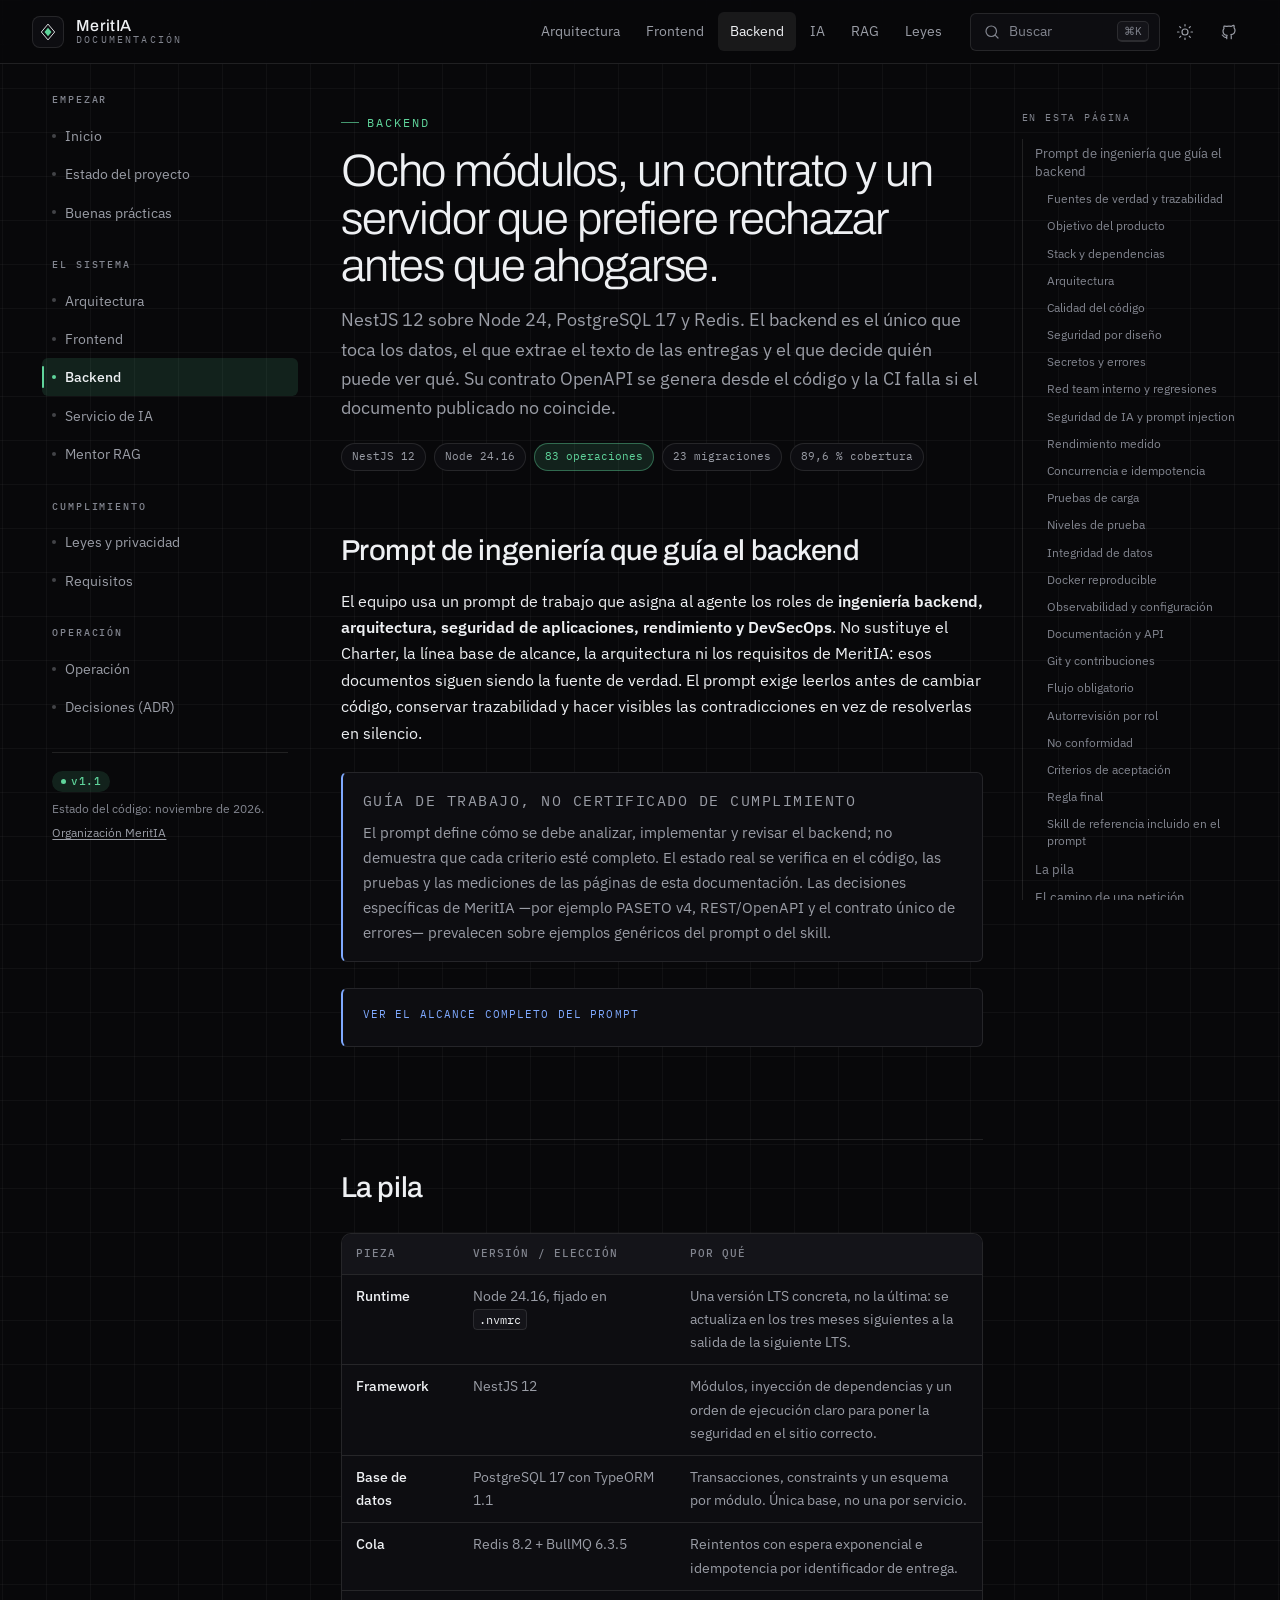
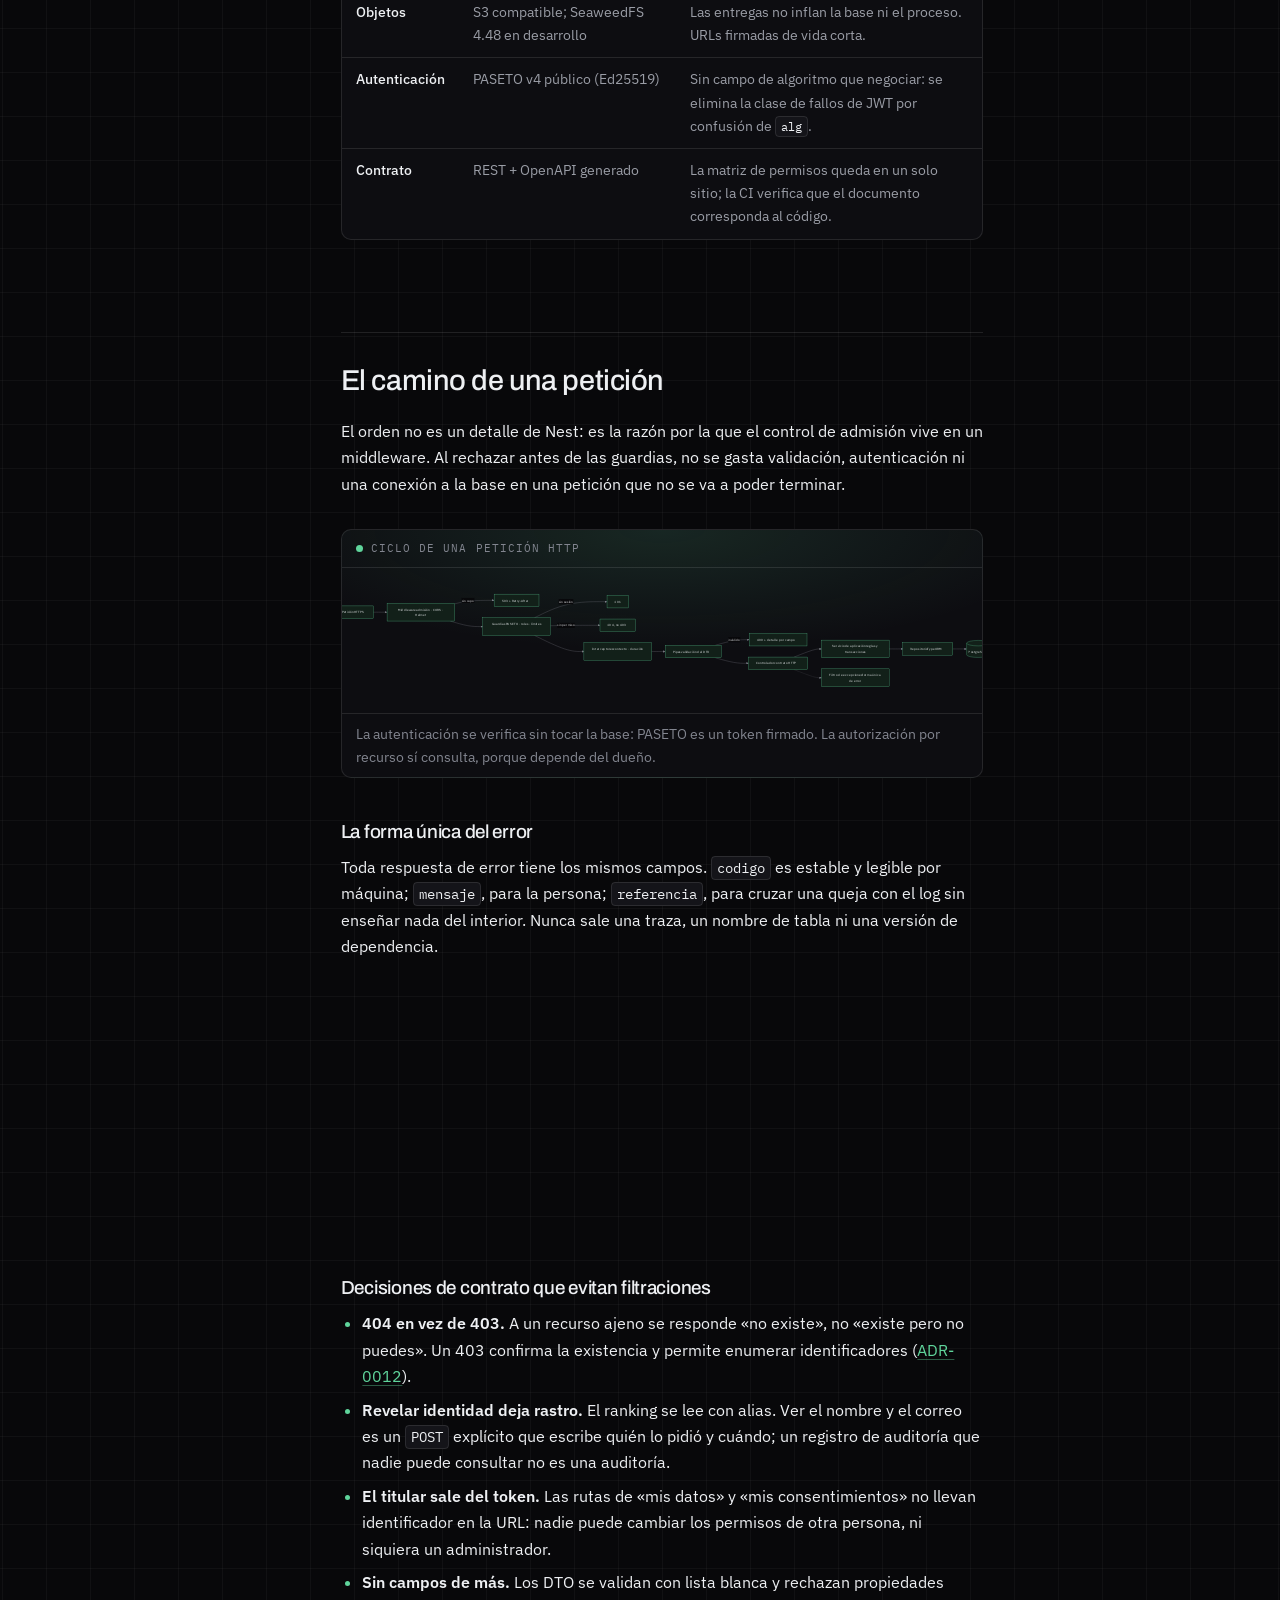
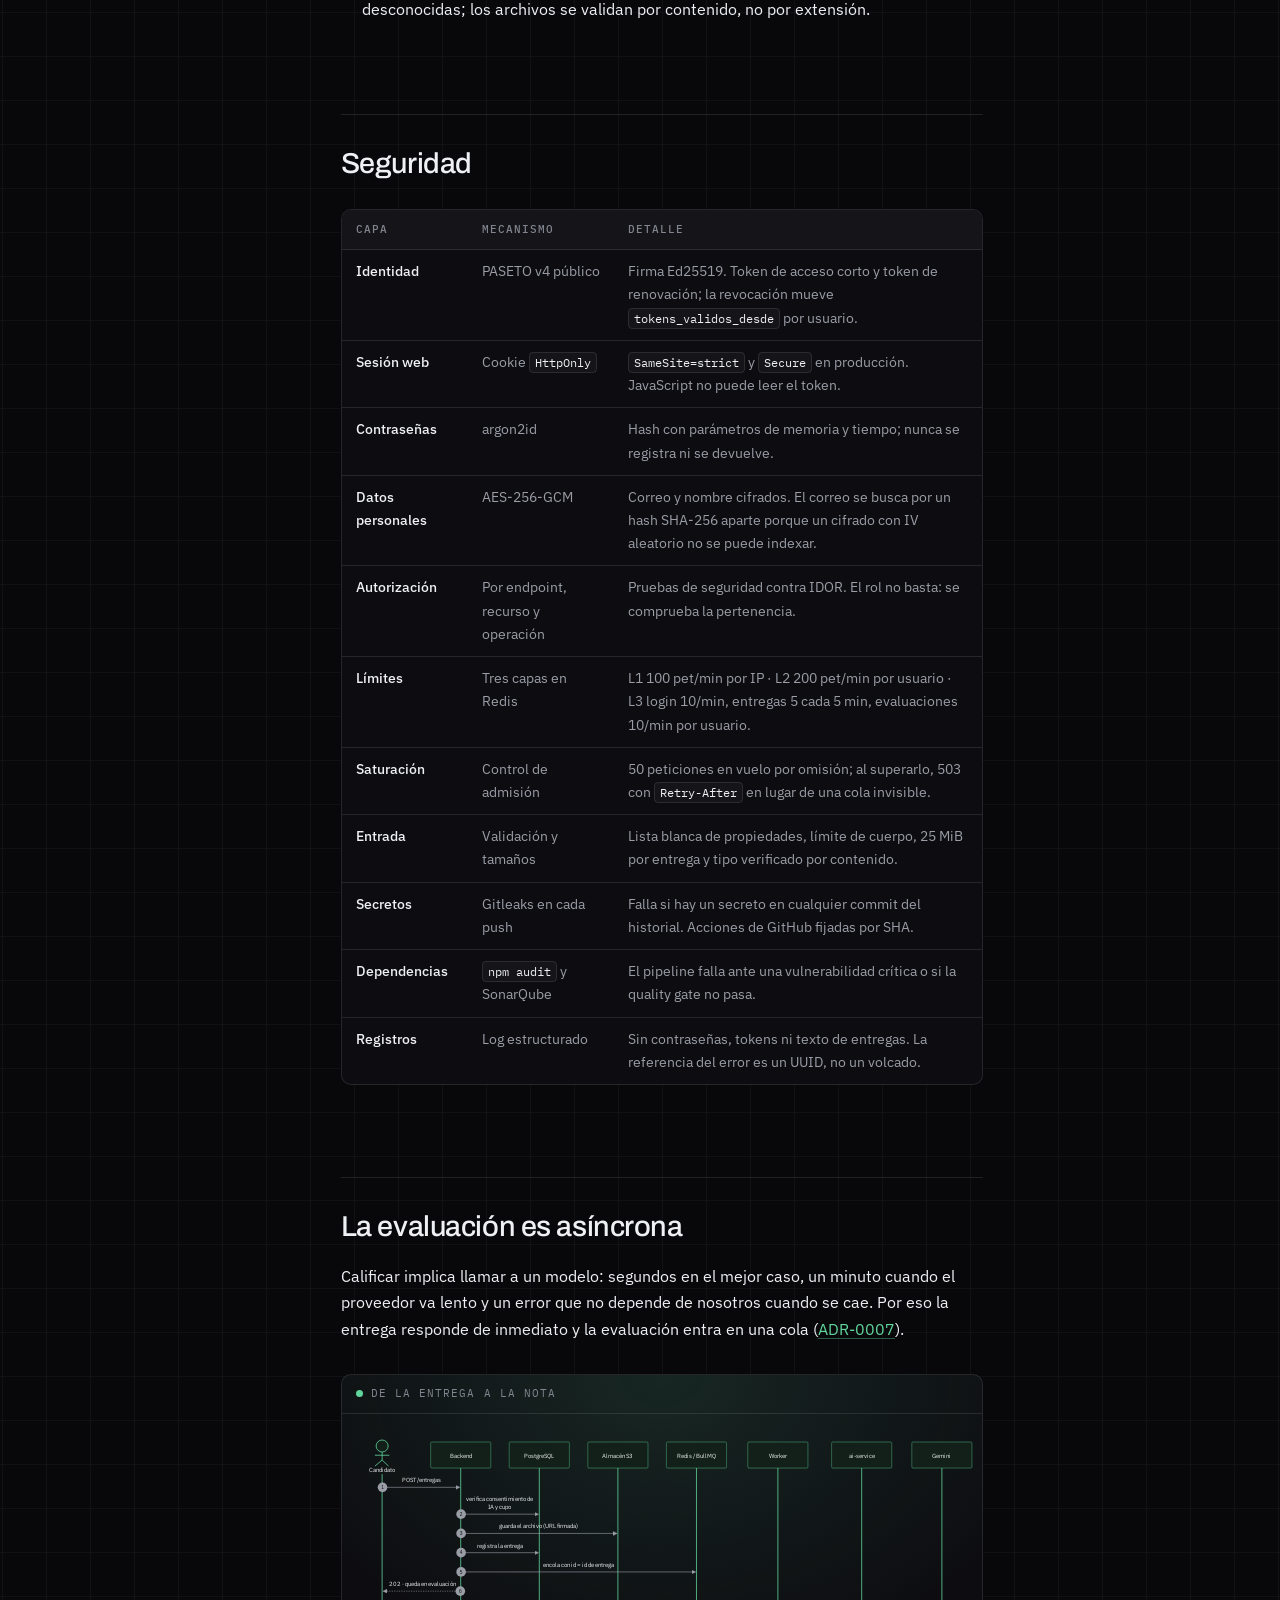
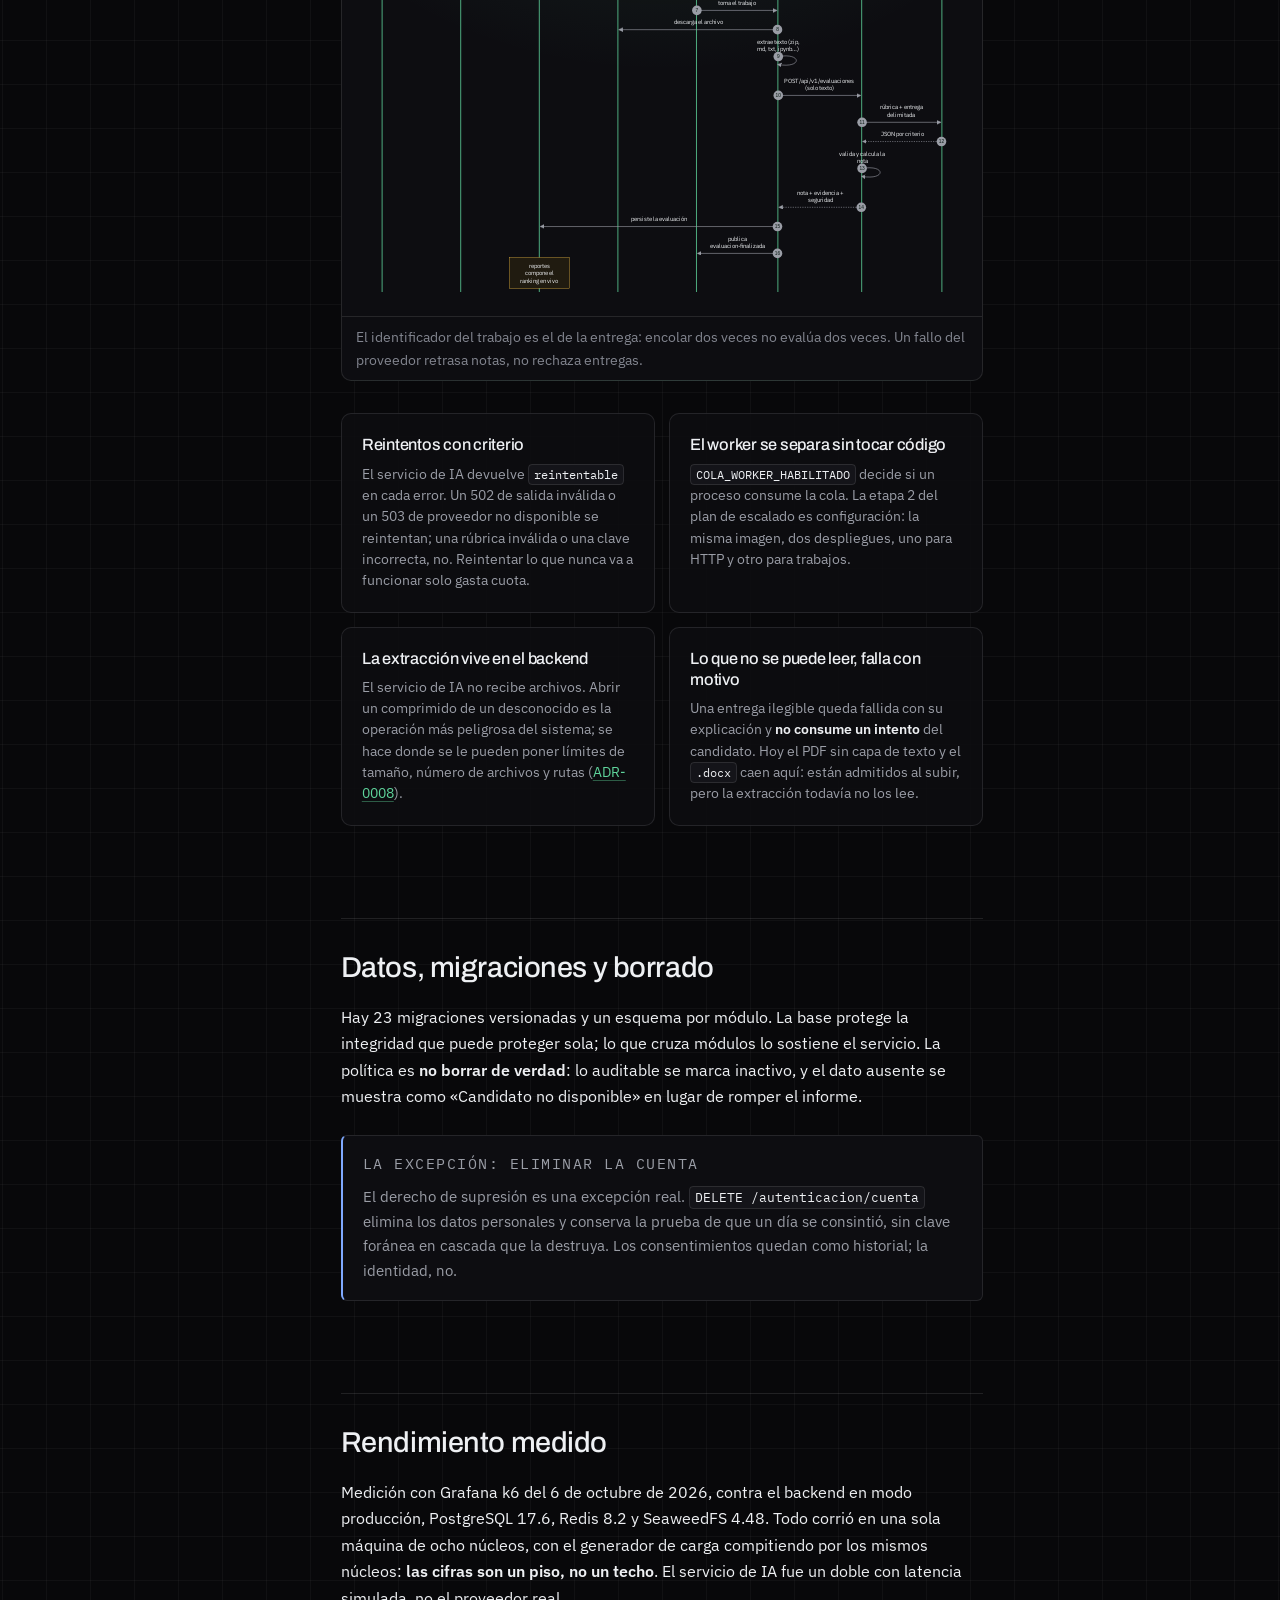
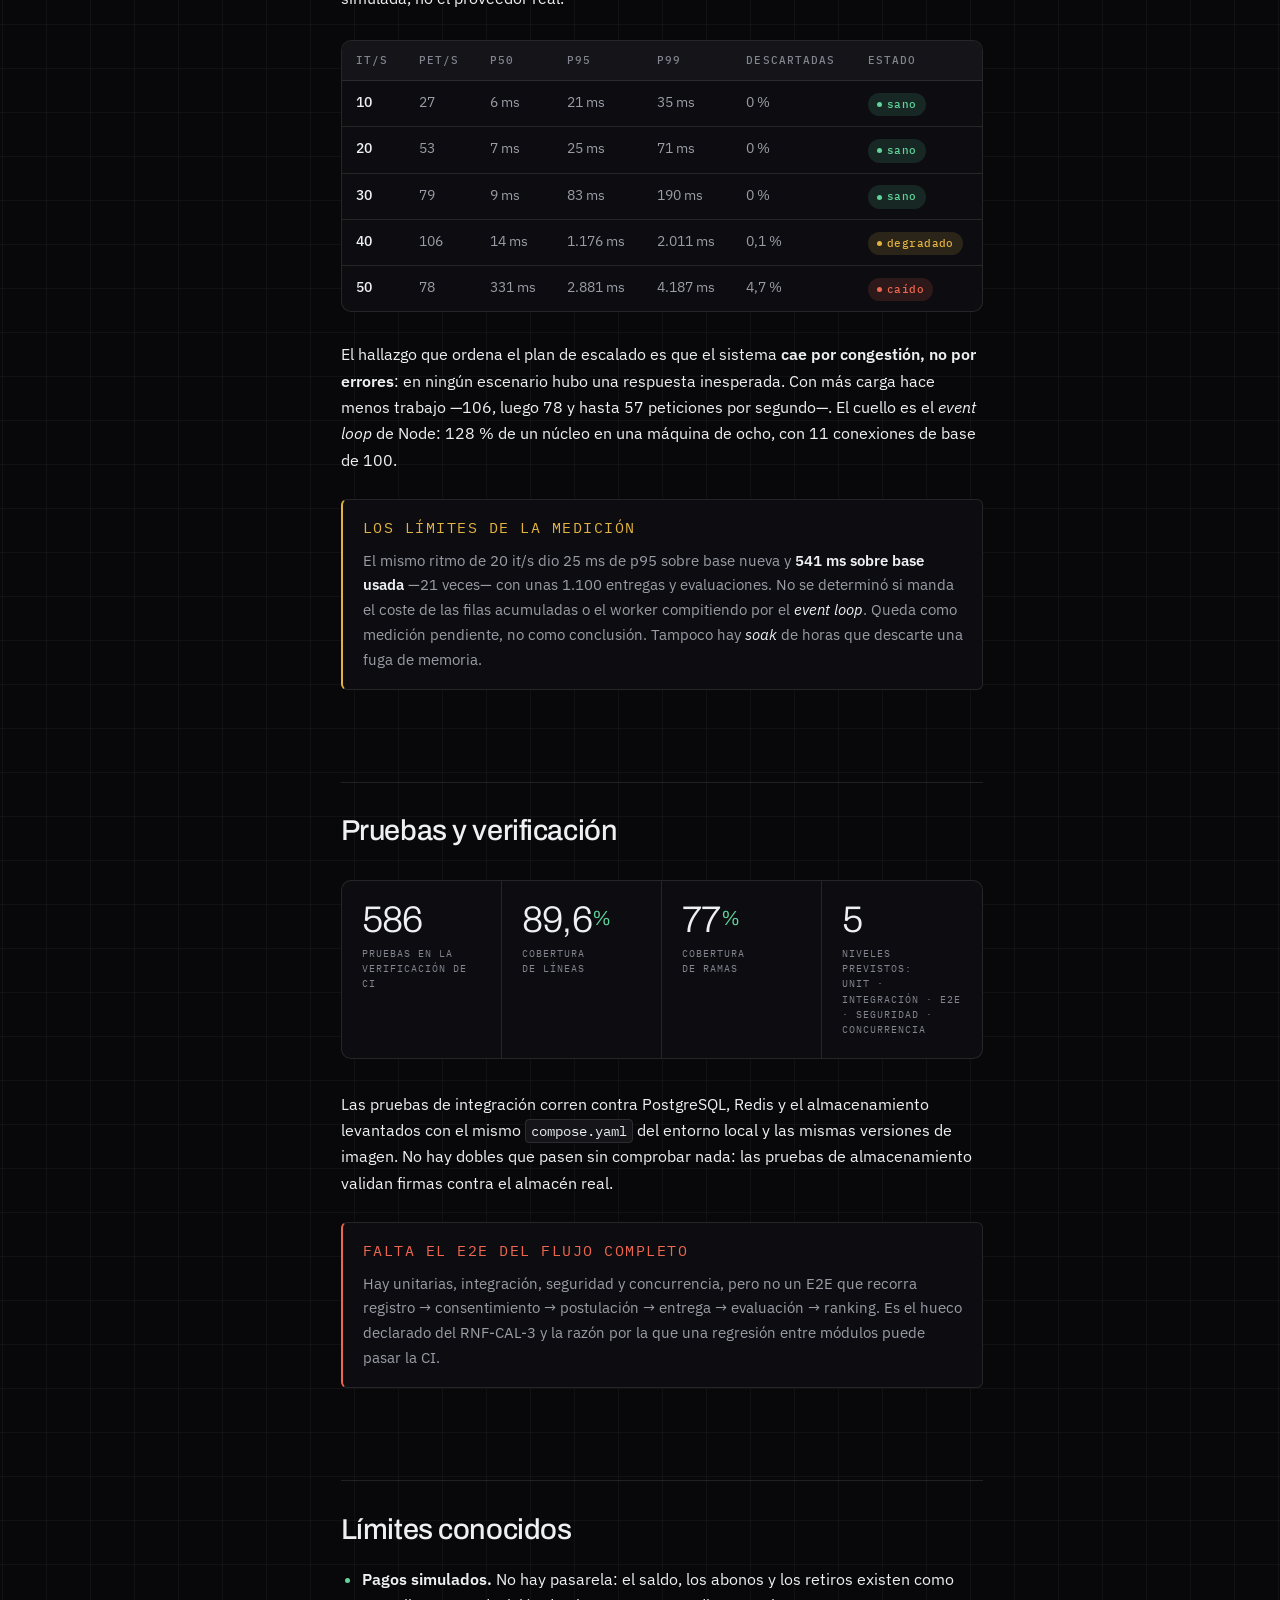
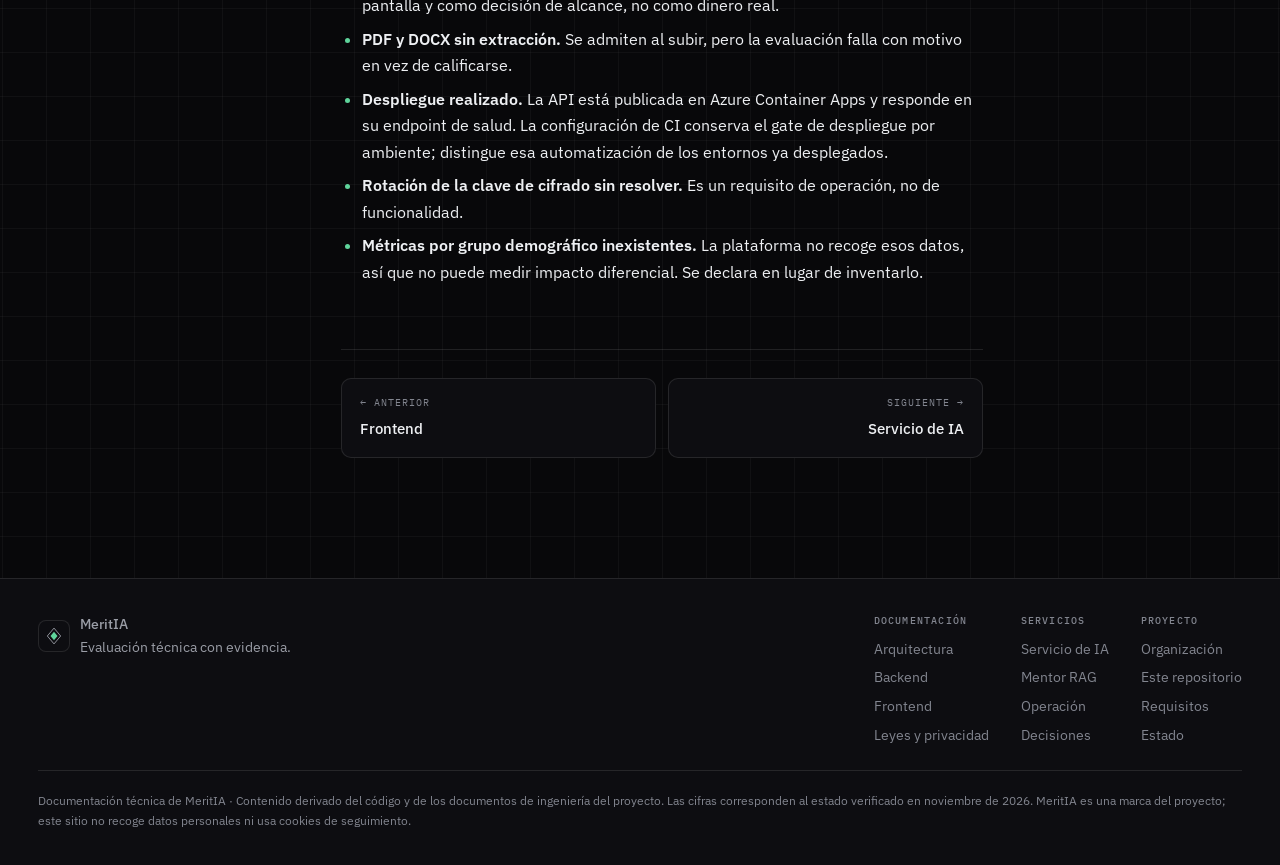
<file: backend.html>
<!doctype html>
<html lang="es" data-page="backend">
<head>
  <meta charset="utf-8">
  <meta name="viewport" content="width=device-width, initial-scale=1, viewport-fit=cover">
  <title>Backend · MeritIA</title>
  <meta name="description" content="NestJS 12, ocho módulos, PASETO, PostgreSQL, colas BullMQ, seguridad, rendimiento medido y límites conocidos.">
  <meta name="author" content="MeritIA">
  <meta name="theme-color" content="#08080a" media="(prefers-color-scheme: dark)">
  <meta name="theme-color" content="#f7f7f8" media="(prefers-color-scheme: light)">
  <meta name="color-scheme" content="dark light">
  <link rel="canonical" href="https://meritia.github.io/maritIAdocs/backend.html">
  <link rel="icon" href="favicon.svg" type="image/svg+xml">
  <link rel="apple-touch-icon" href="assets/img/logo.svg">
  <link rel="preconnect" href="https://fonts.googleapis.com">
  <link rel="preconnect" href="https://fonts.gstatic.com" crossorigin>
  <link href="https://fonts.googleapis.com/css2?family=Archivo:wght@300;400;500&family=IBM+Plex+Mono:wght@400;500&family=IBM+Plex+Sans:wght@400;500;600&display=swap" rel="stylesheet">
  <link rel="stylesheet" href="assets/css/site.css">
  <meta property="og:type" content="website">
  <meta property="og:site_name" content="MeritIA · Documentación">
  <meta property="og:locale" content="es_CO">
  <meta property="og:title" content="Backend · MeritIA">
  <meta property="og:description" content="NestJS 12, ocho módulos, PASETO, PostgreSQL, colas BullMQ, seguridad, rendimiento medido y límites conocidos.">
  <meta property="og:url" content="https://meritia.github.io/maritIAdocs/backend.html">
  <meta property="og:image" content="https://meritia.github.io/maritIAdocs/assets/img/og.svg">
  <meta name="twitter:card" content="summary_large_image">
  <meta name="twitter:title" content="Backend · MeritIA">
  <meta name="twitter:description" content="NestJS 12, ocho módulos, PASETO, PostgreSQL, colas BullMQ, seguridad, rendimiento medido y límites conocidos.">
  <meta name="twitter:image" content="https://meritia.github.io/maritIAdocs/assets/img/og.svg">
  <script>
    try { var t = localStorage.getItem('meritia-docs-tema'); if (t === 'claro') document.documentElement.dataset.tema = 'claro'; } catch (e) {}
  </script>
</head>
<body>
  <a class="salto" href="#contenido">Saltar al contenido</a>
  <div id="sitio-barra"></div>
  <div class="envoltura">
    <aside id="sitio-lateral"></aside>
    <main id="contenido" class="principal">
      <div class="prosa">
<header class="cabecera-pagina">
  <span class="ceja">Backend</span>
  <h1>Ocho módulos, un contrato y un servidor que prefiere rechazar antes que ahogarse.</h1>
  <p class="entradilla">
    NestJS 12 sobre Node 24, PostgreSQL 17 y Redis. El backend es el único que toca los datos, el
    que extrae el texto de las entregas y el que decide quién puede ver qué. Su contrato OpenAPI se
    genera desde el código y la CI falla si el documento publicado no coincide.
  </p>
  <div class="metas">
    <span class="meta">NestJS 12</span>
    <span class="meta">Node 24.16</span>
    <span class="meta meta--acento">83 operaciones</span>
    <span class="meta">23 migraciones</span>
    <span class="meta">89,6 % cobertura</span>
  </div>
</header>

<h2 id="prompt-ingenieria">Prompt de ingeniería que guía el backend</h2>
<p>
  El equipo usa un prompt de trabajo que asigna al agente los roles de <strong>ingeniería backend,
  arquitectura, seguridad de aplicaciones, rendimiento y DevSecOps</strong>. No sustituye el Charter,
  la línea base de alcance, la arquitectura ni los requisitos de MeritIA: esos documentos siguen siendo
  la fuente de verdad. El prompt exige leerlos antes de cambiar código, conservar trazabilidad y hacer
  visibles las contradicciones en vez de resolverlas en silencio.
</p>

<div class="aviso">
  <p class="aviso__titulo">Guía de trabajo, no certificado de cumplimiento</p>
  <p>
    El prompt define cómo se debe analizar, implementar y revisar el backend; no demuestra que cada
    criterio esté completo. El estado real se verifica en el código, las pruebas y las mediciones de
    las páginas de esta documentación. Las decisiones específicas de MeritIA —por ejemplo PASETO v4,
    REST/OpenAPI y el contrato único de errores— prevalecen sobre ejemplos genéricos del prompt o del
    skill.
  </p>
</div>

<details class="aviso">
  <summary class="aviso__titulo">Ver el alcance completo del prompt</summary>
  <ol class="pasos">
    <li><h3>Fuentes de verdad y trazabilidad</h3><p>Leer la documentación del proyecto antes de programar; no inventar funciones; identificar contradicciones, impacto y prioridad documental; preparar una matriz requisito → módulo → implementación → prueba; justificar las decisiones técnicas que no estén definidas.</p></li>
    <li><h3>Objetivo del producto</h3><p>Construir el backend de MeritIA para ejercicios prácticos evaluados con IA, reduciendo la dependencia del CV y el sesgo. No asumir flujos que no aparezcan en las fuentes del proyecto.</p></li>
    <li><h3>Stack y dependencias</h3><p>Node.js, NestJS, TypeScript estricto, arquitectura modular, API REST o GraphQL solo si los documentos lo justifican, base de datos aprobada y Docker Compose. Usar versiones estables y compatibles. Antes de añadir paquetes, evaluar necesidad real, mantenimiento, madurez y riesgo; preferir capacidades nativas y dependencias ya aprobadas.</p></li>
    <li><h3>Arquitectura</h3><p>Aplicar Clean Architecture cuando aporte valor, SOLID, separación de responsabilidades, inyección de dependencias, cohesión y acoplamiento bajo. Evitar servicios o controladores gigantes, lógica de negocio en controladores, acceso directo a la base desde ellos, ciclos y abstracciones prematuras.</p></li>
    <li><h3>Calidad del código</h3><p>ESLint, Prettier, TypeScript estricto, validación de tipos, DTO, configuración central, logs estructurados, manejo coherente de errores y documentación de decisiones no obvias. No usar <code>any</code> ni silenciar errores con bloques <code>catch</code> vacíos.</p></li>
    <li><h3>Seguridad por diseño</h3><p>Tomar como base OWASP Top 10, OWASP API Security Top 10, Secure by Design, mínimo privilegio, defensa en profundidad y Zero Trust cuando aplique. Revisar autenticación —sesiones y tokens seguros, expiración, rotación cuando corresponda y robo de credenciales— y autorización por endpoint, recurso y operación; no depender del frontend. Buscar IDOR/BOLA y escalamiento horizontal o vertical. Validar cuerpo, query, path, cabeceras relevantes, archivos y respuestas externas. Proteger frente a SQL/NoSQL, command, template y LDAP injection cuando aplique, SSRF, path traversal y prototype pollution. Configurar rate limiting, throttling, CORS, Helmet, límites de payload, timeouts y protección contra abuso; evitar respuestas con trazas o información interna.</p></li>
    <li><h3>Secretos y errores</h3><p>No guardar claves, contraseñas, tokens ni credenciales en Git. Usar variables de entorno, <code>.env.example</code> ficticio y <code>.gitignore</code>. No devolver trazas, secretos, tokens ni detalles internos innecesarios.</p></li>
    <li><h3>Red team interno y regresiones</h3><p>Probar en sistemas propios o autorizados autenticación, autorización, usuarios, roles, recursos, endpoints, archivos, IA, texto del usuario, parámetros manipulables, límites, sesiones, tokens, integraciones y manejo de errores. Para cada hallazgo: reproducir, encontrar causa raíz, estimar impacto, corregir, agregar prueba de regresión, volver a probar y revisar efectos secundarios. No declarar seguridad solo porque la suite inicial está verde.</p></li>
    <li><h3>Seguridad de IA y prompt injection</h3><p>Tratar ejercicios, archivos, entregas y texto del usuario como datos no confiables, nunca como instrucciones privilegiadas. Separar instrucciones del sistema, configuración y contenido del usuario; revisar ataques directos e indirectos, extracción de información, manipulación del contexto, abuso de herramientas y solicitudes de prompts o secretos internos.</p></li>
    <li><h3>Rendimiento medido</h3><p>Examinar consultas e índices, N+1, serialización, payloads, memoria, I/O, conexiones de base y HTTP, asincronía y caché solo cuando aporte valor. Identificar cuellos de botella con mediciones antes de optimizar; no optimizar prematuramente ni afirmar que el sistema es rápido sin evidencia.</p></li>
    <li><h3>Concurrencia e idempotencia</h3><p>Analizar carreras, actualizaciones perdidas, doble envío, procesamiento duplicado, estados inconsistentes, evaluaciones paralelas, recursos compartidos, transacciones, pools y límites. Para operaciones que no deben repetirse accidentalmente, diseñar idempotencia; elegir constraints, locking optimista o pesimista, transacciones y colas según el caso.</p></li>
    <li><h3>Pruebas de carga</h3><p>Definir baseline, stress progresivo, spike y soak sostenido para detectar fugas, degradación, fallos de conexión y workers atascados. Registrar throughput, RPS, latencia promedio, p50/p95/p99, error rate, CPU, memoria y conexiones de base; usar k6, Artillery u otra herramienta justificada.</p></li>
    <li><h3>Niveles de prueba</h3><p>Las unitarias cubren servicios, reglas, validaciones y bordes; las de integración, base, repositorios, servicios externos y autenticación; las E2E, recorridos críticos. Añadir seguridad —acceso no autorizado, IDOR/BOLA, inyección, payloads inválidos, rate limit, manipulación de tokens y escalamiento— y concurrencia para invariantes del sistema.</p></li>
    <li><h3>Integridad de datos</h3><p>Diseñar modelos, relaciones, constraints, índices, claves únicas, claves foráneas y transacciones. No dejar toda la integridad a la aplicación. Todo cambio estructural pasa por migraciones versionadas; no se modifica producción manualmente.</p></li>
    <li><h3>Docker reproducible</h3><p>Incluir Dockerfile, Compose, <code>.dockerignore</code> y <code>.env.example</code>; separar servicios; usar imágenes base adecuadas, builds reproducibles, usuario no-root cuando aplique, pocas dependencias, ningún secreto en la imagen y health checks pertinentes.</p></li>
    <li><h3>Observabilidad y configuración</h3><p>Preparar logs, health/readiness, métricas y seguimiento de errores sin filtrar datos sensibles; distinguir salud de la aplicación de disponibilidad de base y dependencias. Mantener fuera del código los parámetros de base, autenticación, IA, URLs, puertos, límites y opciones por entorno. Proveer <code>.env.example</code> con valores ficticios y validar configuración al iniciar.</p></li>
    <li><h3>Documentación y API</h3><p>Explicar arranque desde cero, Docker, variables, arquitectura, módulos, base de datos, autenticación, autorización, endpoints, pruebas, carga, seguridad e hitos de decisión. Para REST, considerar Swagger/OpenAPI según corresponda.</p></li>
    <li><h3>Git y contribuciones</h3><p>Hacer commits regulares, pequeños y cohesivos. La única contribución adicional que el prompt pide mencionar explícitamente es <code>DannielEU</code>; prohíbe atribuir autoría o coautoría a una IA o inventar identidades.</p></li>
    <li><h3>Flujo obligatorio</h3><p><strong>Análisis:</strong> documentos, actores, entidades, casos, restricciones, seguridad, rendimiento, integraciones e incertidumbres. <strong>Diseño:</strong> arquitectura, módulos, modelos, APIs, permisos, persistencia, integraciones, pruebas, concurrencia y Docker. <strong>Implementación incremental:</strong> un módulo a la vez; tras cada bloque, lint, pruebas, compilación y revisión de seguridad, concurrencia y rendimiento antes de continuar.</p></li>
    <li><h3>Autorrevisión por rol</h3><p>Como senior developer: diseño, duplicación, mantenimiento y pruebas. Como security engineer: IDs manipulados, roles, payloads maliciosos, repetición, filtración y acceso cruzado. Como performance engineer: carga de 100/1.000 usuarios, cuellos, N+1, locks y memoria. Como DevOps: reproducibilidad, Docker, aislamiento de configuración, health checks y secretos.</p></li>
    <li><h3>No conformidad</h3><p>No ignorar problemas importantes de seguridad, arquitectura, concurrencia, rendimiento o mantenimiento porque “funcionan”: corregirlos o justificar explícitamente la excepción.</p></li>
    <li><h3>Criterios de aceptación</h3><p>Requisitos trazados; arquitectura documentada; compilación, lint y pruebas verdes; cobertura unitaria, integración y E2E adecuada; pruebas de seguridad y concurrencia; intentos adversariales autorizados y regresiones; cargas y límites medidos; vulnerabilidades corregidas; secretos ausentes; Docker y Compose reproducibles; documentación suficiente para arrancar desde cero; commits pequeños y sin autoría artificial.</p></li>
    <li><h3>Regla final</h3><p>Entregar un backend correcto, seguro, eficiente, resistente a concurrencia, testeable, mantenible, escalable y reproducible. Medir y volver a medir: vulnerabilidad corregida y reatacada, cuello optimizado y comparado, problema arquitectónico explicado y decisión documentada.</p></li>
  </ol>

  <h3>Skill de referencia incluido en el prompt</h3>
  <p>
    El prompt referencia <code>nestjs-patterns</code>, de <code>affaan-m</code> (ECC), como guía de
    patrones NestJS; no se instaló como skill aparte. La ruta japonesa indicada es un archivo en
    traducción, mientras que el prompt propone instalar desde el repositorio ECC. Se conserva esa
    distinción para no confundir la referencia del prompt con una dependencia del backend.
  </p>
  <ul>
    <li><a href="https://skillsmp.com/creators/affaan-m/ecc/docs-ja-jp-skills-nestjs-patterns">Página de referencia</a> (no disponible durante la revisión: respondió 403).</li>
    <li><a href="https://github.com/affaan-m/ECC/tree/main/docs/ja-JP/skills/nestjs-patterns">Ruta japonesa solicitada</a> (su <code>SKILL.md</code> declara que la traducción está en curso).</li>
    <li><a href="https://github.com/affaan-m/ECC/tree/main/skills/nestjs-patterns">Skill completo en inglés</a>; el directorio contiene solo <code>SKILL.md</code>, sin scripts ni archivos complementarios.</li>
    <li>Comando que el prompt propone, incluido solo como referencia documental: <code>npx skills add https://github.com/affaan-m/ECC --skill nestjs-patterns</code>. El skill no queda instalado como dependencia ni dentro del repositorio.</li>
  </ul>
  <div class="aviso aviso--aviso">
    <p class="aviso__titulo">Adaptar ejemplos genéricos al proyecto</p>
    <p>
      El skill muestra ejemplos con JWT, <code>class-validator</code>, conversión implícita y un filtro
      de excepciones genérico. No son instrucciones para sustituir las decisiones existentes: MeritIA
      usa PASETO v4, validación y errores definidos por el backend. Revisar cada ejemplo antes de
      aplicarlo, en especial cualquier fragmento que pueda revelar cuerpo de excepción, datos internos
      o transformar silenciosamente la entrada.
    </p>
  </div>
</details>

<h2 id="pila">La pila</h2>
<div class="tabla-envoltura">
  <table>
    <thead><tr><th>Pieza</th><th>Versión / elección</th><th>Por qué</th></tr></thead>
    <tbody>
      <tr><td>Runtime</td><td>Node 24.16, fijado en <code>.nvmrc</code></td><td>Una versión LTS concreta, no la última: se actualiza en los tres meses siguientes a la salida de la siguiente LTS.</td></tr>
      <tr><td>Framework</td><td>NestJS 12</td><td>Módulos, inyección de dependencias y un orden de ejecución claro para poner la seguridad en el sitio correcto.</td></tr>
      <tr><td>Base de datos</td><td>PostgreSQL 17 con TypeORM 1.1</td><td>Transacciones, constraints y un esquema por módulo. Única base, no una por servicio.</td></tr>
      <tr><td>Cola</td><td>Redis 8.2 + BullMQ 6.3.5</td><td>Reintentos con espera exponencial e idempotencia por identificador de entrega.</td></tr>
      <tr><td>Objetos</td><td>S3 compatible; SeaweedFS 4.48 en desarrollo</td><td>Las entregas no inflan la base ni el proceso. URLs firmadas de vida corta.</td></tr>
      <tr><td>Autenticación</td><td>PASETO v4 público (Ed25519)</td><td>Sin campo de algoritmo que negociar: se elimina la clase de fallos de JWT por confusión de <code>alg</code>.</td></tr>
      <tr><td>Contrato</td><td>REST + OpenAPI generado</td><td>La matriz de permisos queda en un solo sitio; la CI verifica que el documento corresponda al código.</td></tr>
    </tbody>
  </table>
</div>

<h2 id="peticion">El camino de una petición</h2>
<p>
  El orden no es un detalle de Nest: es la razón por la que el control de admisión vive en un
  middleware. Al rechazar antes de las guardias, no se gasta validación, autenticación ni una
  conexión a la base en una petición que no se va a poder terminar.
</p>

<div class="diagrama diagrama--ancho">
  <div class="diagrama__cabecera"><span class="punto"></span>Ciclo de una petición HTTP</div>
  <div class="diagrama__lienzo">
    <div class="mermaid">
flowchart LR
  P["Petición<br/>HTTPS"] --> M["Middleware<br/>admisión · CORS · Helmet"]
  M -->|"sin cupo"| R503["503 + Retry-After"]
  M --> G["Guardias<br/>PASETO · roles · límites"]
  G -->|"sin sesión"| R401["401"]
  G -->|"sin permiso"| R404["404, no 403"]
  G --> I["Interceptores<br/>contexto · duración"]
  I --> V["Pipes<br/>validación del DTO"]
  V -->|"inválido"| R400["400 + detalle por campo"]
  V --> C["Controlador<br/>contrato HTTP"]
  C --> S["Servicio de aplicación<br/>reglas y transacciones"]
  S --> REP["Repositorio<br/>TypeORM"]
  REP --> DB[("PostgreSQL")]
  C -.-> F["Filtro de excepciones<br/>forma única de error"]
    </div>
  </div>
  <div class="diagrama__pie">La autenticación se verifica sin tocar la base: PASETO es un token firmado. La autorización por recurso sí consulta, porque depende del dueño.</div>
</div>

<h3>La forma única del error</h3>
<p>
  Toda respuesta de error tiene los mismos campos. <code>codigo</code> es estable y legible por
  máquina; <code>mensaje</code>, para la persona; <code>referencia</code>, para cruzar una queja con
  el log sin enseñar nada del interior. Nunca sale una traza, un nombre de tabla ni una versión de
  dependencia.
</p>
<pre data-lenguaje="json"><code>{
  "estado": 503,
  "codigo": "SERVICIO_SATURADO",
  "mensaje": "El servicio está recibiendo más peticiones de las que puede atender.",
  "momento": "2026-11-24T20:00:00.000Z",
  "ruta": "/api/v1/vacantes",
  "referencia": "b1f0c4d2-…"
}</code></pre>

<h3>Decisiones de contrato que evitan filtraciones</h3>
<ul>
  <li><strong>404 en vez de 403.</strong> A un recurso ajeno se responde «no existe», no «existe pero no puedes». Un 403 confirma la existencia y permite enumerar identificadores (<a href="decisiones.html#adr-0012">ADR-0012</a>).</li>
  <li><strong>Revelar identidad deja rastro.</strong> El ranking se lee con alias. Ver el nombre y el correo es un <code>POST</code> explícito que escribe quién lo pidió y cuándo; un registro de auditoría que nadie puede consultar no es una auditoría.</li>
  <li><strong>El titular sale del token.</strong> Las rutas de «mis datos» y «mis consentimientos» no llevan identificador en la URL: nadie puede cambiar los permisos de otra persona, ni siquiera un administrador.</li>
  <li><strong>Sin campos de más.</strong> Los DTO se validan con lista blanca y rechazan propiedades desconocidas; los archivos se validan por contenido, no por extensión.</li>
</ul>

<h2 id="seguridad">Seguridad</h2>
<div class="tabla-envoltura">
  <table>
    <thead><tr><th>Capa</th><th>Mecanismo</th><th>Detalle</th></tr></thead>
    <tbody>
      <tr><td>Identidad</td><td>PASETO v4 público</td><td>Firma Ed25519. Token de acceso corto y token de renovación; la revocación mueve <code>tokens_validos_desde</code> por usuario.</td></tr>
      <tr><td>Sesión web</td><td>Cookie <code>HttpOnly</code></td><td><code>SameSite=strict</code> y <code>Secure</code> en producción. JavaScript no puede leer el token.</td></tr>
      <tr><td>Contraseñas</td><td>argon2id</td><td>Hash con parámetros de memoria y tiempo; nunca se registra ni se devuelve.</td></tr>
      <tr><td>Datos personales</td><td>AES-256-GCM</td><td>Correo y nombre cifrados. El correo se busca por un hash SHA-256 aparte porque un cifrado con IV aleatorio no se puede indexar.</td></tr>
      <tr><td>Autorización</td><td>Por endpoint, recurso y operación</td><td>Pruebas de seguridad contra IDOR. El rol no basta: se comprueba la pertenencia.</td></tr>
      <tr><td>Límites</td><td>Tres capas en Redis</td><td>L1 100 pet/min por IP · L2 200 pet/min por usuario · L3 login 10/min, entregas 5 cada 5 min, evaluaciones 10/min por usuario.</td></tr>
      <tr><td>Saturación</td><td>Control de admisión</td><td>50 peticiones en vuelo por omisión; al superarlo, 503 con <code>Retry-After</code> en lugar de una cola invisible.</td></tr>
      <tr><td>Entrada</td><td>Validación y tamaños</td><td>Lista blanca de propiedades, límite de cuerpo, 25 MiB por entrega y tipo verificado por contenido.</td></tr>
      <tr><td>Secretos</td><td>Gitleaks en cada push</td><td>Falla si hay un secreto en cualquier commit del historial. Acciones de GitHub fijadas por SHA.</td></tr>
      <tr><td>Dependencias</td><td><code>npm audit</code> y SonarQube</td><td>El pipeline falla ante una vulnerabilidad crítica o si la quality gate no pasa.</td></tr>
      <tr><td>Registros</td><td>Log estructurado</td><td>Sin contraseñas, tokens ni texto de entregas. La referencia del error es un UUID, no un volcado.</td></tr>
    </tbody>
  </table>
</div>

<h2 id="evaluacion">La evaluación es asíncrona</h2>
<p>
  Calificar implica llamar a un modelo: segundos en el mejor caso, un minuto cuando el proveedor va
  lento y un error que no depende de nosotros cuando se cae. Por eso la entrega responde de
  inmediato y la evaluación entra en una cola (<a href="decisiones.html#adr-0007">ADR-0007</a>).
</p>

<div class="diagrama diagrama--ancho">
  <div class="diagrama__cabecera"><span class="punto"></span>De la entrega a la nota</div>
  <div class="diagrama__lienzo">
    <div class="mermaid">
sequenceDiagram
  autonumber
  actor C as Candidato
  participant API as Backend
  participant DB as PostgreSQL
  participant S3 as Almacén S3
  participant Q as Redis / BullMQ
  participant W as Worker
  participant IA as ai-service
  participant G as Gemini

  C->>API: POST /entregas
  API->>DB: verifica consentimiento de IA y cupo
  API->>S3: guarda el archivo (URL firmada)
  API->>DB: registra la entrega
  API->>Q: encola con id = id de entrega
  API-->>C: 202 · queda en evaluación

  Q->>W: toma el trabajo
  W->>S3: descarga el archivo
  W->>W: extrae texto (zip, md, txt, ipynb…)
  W->>IA: POST /api/v1/evaluaciones (solo texto)
  IA->>G: rúbrica + entrega delimitada
  G-->>IA: JSON por criterio
  IA->>IA: valida y calcula la nota
  IA-->>W: nota + evidencia + seguridad
  W->>DB: persiste la evaluación
  W->>Q: publica evaluacion-finalizada
  Note over DB: reportes compone el ranking en vivo
    </div>
  </div>
  <div class="diagrama__pie">El identificador del trabajo es el de la entrega: encolar dos veces no evalúa dos veces. Un fallo del proveedor retrasa notas, no rechaza entregas.</div>
</div>

<div class="rejilla rejilla--2">
  <div class="tarjeta">
    <h3>Reintentos con criterio</h3>
    <p>El servicio de IA devuelve <code>reintentable</code> en cada error. Un 502 de salida inválida o un 503 de proveedor no disponible se reintentan; una rúbrica inválida o una clave incorrecta, no. Reintentar lo que nunca va a funcionar solo gasta cuota.</p>
  </div>
  <div class="tarjeta">
    <h3>El worker se separa sin tocar código</h3>
    <p><code>COLA_WORKER_HABILITADO</code> decide si un proceso consume la cola. La etapa 2 del plan de escalado es configuración: la misma imagen, dos despliegues, uno para HTTP y otro para trabajos.</p>
  </div>
  <div class="tarjeta">
    <h3>La extracción vive en el backend</h3>
    <p>El servicio de IA no recibe archivos. Abrir un comprimido de un desconocido es la operación más peligrosa del sistema; se hace donde se le pueden poner límites de tamaño, número de archivos y rutas (<a href="decisiones.html#adr-0008">ADR-0008</a>).</p>
  </div>
  <div class="tarjeta">
    <h3>Lo que no se puede leer, falla con motivo</h3>
    <p>Una entrega ilegible queda fallida con su explicación y <strong>no consume un intento</strong> del candidato. Hoy el PDF sin capa de texto y el <code>.docx</code> caen aquí: están admitidos al subir, pero la extracción todavía no los lee.</p>
  </div>
</div>

<h2 id="datos">Datos, migraciones y borrado</h2>
<p>
  Hay 23 migraciones versionadas y un esquema por módulo. La base protege la integridad que puede
  proteger sola; lo que cruza módulos lo sostiene el servicio. La política es <strong>no borrar de
  verdad</strong>: lo auditable se marca inactivo, y el dato ausente se muestra como «Candidato no
  disponible» en lugar de romper el informe.
</p>
<div class="aviso">
  <p class="aviso__titulo">La excepción: eliminar la cuenta</p>
  <p>
    El derecho de supresión es una excepción real. <code>DELETE /autenticacion/cuenta</code> elimina
    los datos personales y conserva la prueba de que un día se consintió, sin clave foránea en
    cascada que la destruya. Los consentimientos quedan como historial; la identidad, no.
  </p>
</div>

<h2 id="rendimiento">Rendimiento medido</h2>
<p>
  Medición con Grafana k6 del 6 de octubre de 2026, contra el backend en modo producción, PostgreSQL
  17.6, Redis 8.2 y SeaweedFS 4.48. Todo corrió en una sola máquina de ocho núcleos, con el generador
  de carga compitiendo por los mismos núcleos: <strong>las cifras son un piso, no un techo</strong>.
  El servicio de IA fue un doble con latencia simulada, no el proveedor real.
</p>

<div class="tabla-envoltura">
  <table>
    <thead><tr><th>it/s</th><th>pet/s</th><th>p50</th><th>p95</th><th>p99</th><th>Descartadas</th><th>Estado</th></tr></thead>
    <tbody>
      <tr><td>10</td><td>27</td><td>6 ms</td><td>21 ms</td><td>35 ms</td><td>0 %</td><td><span class="insignia insignia--ok">sano</span></td></tr>
      <tr><td>20</td><td>53</td><td>7 ms</td><td>25 ms</td><td>71 ms</td><td>0 %</td><td><span class="insignia insignia--ok">sano</span></td></tr>
      <tr><td>30</td><td>79</td><td>9 ms</td><td>83 ms</td><td>190 ms</td><td>0 %</td><td><span class="insignia insignia--ok">sano</span></td></tr>
      <tr><td>40</td><td>106</td><td>14 ms</td><td>1.176 ms</td><td>2.011 ms</td><td>0,1 %</td><td><span class="insignia insignia--parcial">degradado</span></td></tr>
      <tr><td>50</td><td>78</td><td>331 ms</td><td>2.881 ms</td><td>4.187 ms</td><td>4,7 %</td><td><span class="insignia insignia--pendiente">caído</span></td></tr>
    </tbody>
  </table>
</div>

<p>
  El hallazgo que ordena el plan de escalado es que el sistema <strong>cae por congestión, no por
  errores</strong>: en ningún escenario hubo una respuesta inesperada. Con más carga hace menos
  trabajo —106, luego 78 y hasta 57 peticiones por segundo—. El cuello es el <em>event loop</em> de
  Node: 128 % de un núcleo en una máquina de ocho, con 11 conexiones de base de 100.
</p>

<div class="aviso aviso--aviso">
  <p class="aviso__titulo">Los límites de la medición</p>
  <p>
    El mismo ritmo de 20 it/s dio 25 ms de p95 sobre base nueva y <strong>541 ms sobre base usada</strong>
    —21 veces— con unas 1.100 entregas y evaluaciones. No se determinó si manda el coste de las filas
    acumuladas o el worker compitiendo por el <em>event loop</em>. Queda como medición pendiente, no
    como conclusión. Tampoco hay <em>soak</em> de horas que descarte una fuga de memoria.
  </p>
</div>

<h2 id="pruebas">Pruebas y verificación</h2>
<div class="cifras">
  <div class="cifra"><span class="cifra__valor">586</span><span class="cifra__etiqueta">pruebas en la<br>verificación de CI</span></div>
  <div class="cifra"><span class="cifra__valor">89,6<em>%</em></span><span class="cifra__etiqueta">cobertura<br>de líneas</span></div>
  <div class="cifra"><span class="cifra__valor">77<em>%</em></span><span class="cifra__etiqueta">cobertura<br>de ramas</span></div>
  <div class="cifra"><span class="cifra__valor">5</span><span class="cifra__etiqueta">niveles previstos:<br>unit · integración · E2E · seguridad · concurrencia</span></div>
</div>
<p>
  Las pruebas de integración corren contra PostgreSQL, Redis y el almacenamiento levantados con el
  mismo <code>compose.yaml</code> del entorno local y las mismas versiones de imagen. No hay dobles
  que pasen sin comprobar nada: las pruebas de almacenamiento validan firmas contra el almacén real.
</p>
<div class="aviso aviso--peligro">
  <p class="aviso__titulo">Falta el E2E del flujo completo</p>
  <p>
    Hay unitarias, integración, seguridad y concurrencia, pero no un E2E que recorra registro →
    consentimiento → postulación → entrega → evaluación → ranking. Es el hueco declarado del RNF-CAL-3
    y la razón por la que una regresión entre módulos puede pasar la CI.
  </p>
</div>

<h2 id="limites">Límites conocidos</h2>
<ul>
  <li><strong>Pagos simulados.</strong> No hay pasarela: el saldo, los abonos y los retiros existen como pantalla y como decisión de alcance, no como dinero real.</li>
  <li><strong>PDF y DOCX sin extracción.</strong> Se admiten al subir, pero la evaluación falla con motivo en vez de calificarse.</li>
  <li><strong>Despliegue realizado.</strong> La API está publicada en Azure Container Apps y responde en su endpoint de salud. La configuración de CI conserva el gate de despliegue por ambiente; distingue esa automatización de los entornos ya desplegados.</li>
  <li><strong>Rotación de la clave de cifrado sin resolver.</strong> Es un requisito de operación, no de funcionalidad.</li>
  <li><strong>Métricas por grupo demográfico inexistentes.</strong> La plataforma no recoge esos datos, así que no puede medir impacto diferencial. Se declara en lugar de inventarlo.</li>
</ul>
      </div>
      <nav class="paginacion" aria-label="Navegación entre páginas">
        <a href="frontend.html"><span>← Anterior</span><strong>Frontend</strong></a>
        <a class="paginacion__siguiente" href="ia.html"><span>Siguiente →</span><strong>Servicio de IA</strong></a>
      </nav>
    </main>
    <aside id="sitio-toc" aria-label="Contenido de la página"></aside>
  </div>
  <div id="sitio-pie"></div>
  <noscript>
    <div style="max-width:900px;margin:0 auto;padding:24px">
      <p><strong>La navegación lateral necesita JavaScript.</strong> Estas son las secciones:</p>
      <ul>
        <li><a href="index.html">MeritIA · Documentación</a></li>
        <li><a href="arquitectura.html">Arquitectura</a></li>
        <li><a href="frontend.html">Frontend</a></li>
        <li><a href="backend.html">Backend</a></li>
        <li><a href="ia.html">Servicio de IA</a></li>
        <li><a href="rag.html">Mentor RAG</a></li>
        <li><a href="leyes.html">Leyes y privacidad</a></li>
        <li><a href="requisitos.html">Requisitos</a></li>
        <li><a href="operacion.html">Operación</a></li>
        <li><a href="decisiones.html">Decisiones de arquitectura</a></li>
        <li><a href="estado.html">Estado del proyecto</a></li>
      </ul>
    </div>
  </noscript>
  <script src="assets/js/mermaid.min.js" defer></script>
  <script src="assets/js/site.js" defer></script>
</body>
</html>
</file>
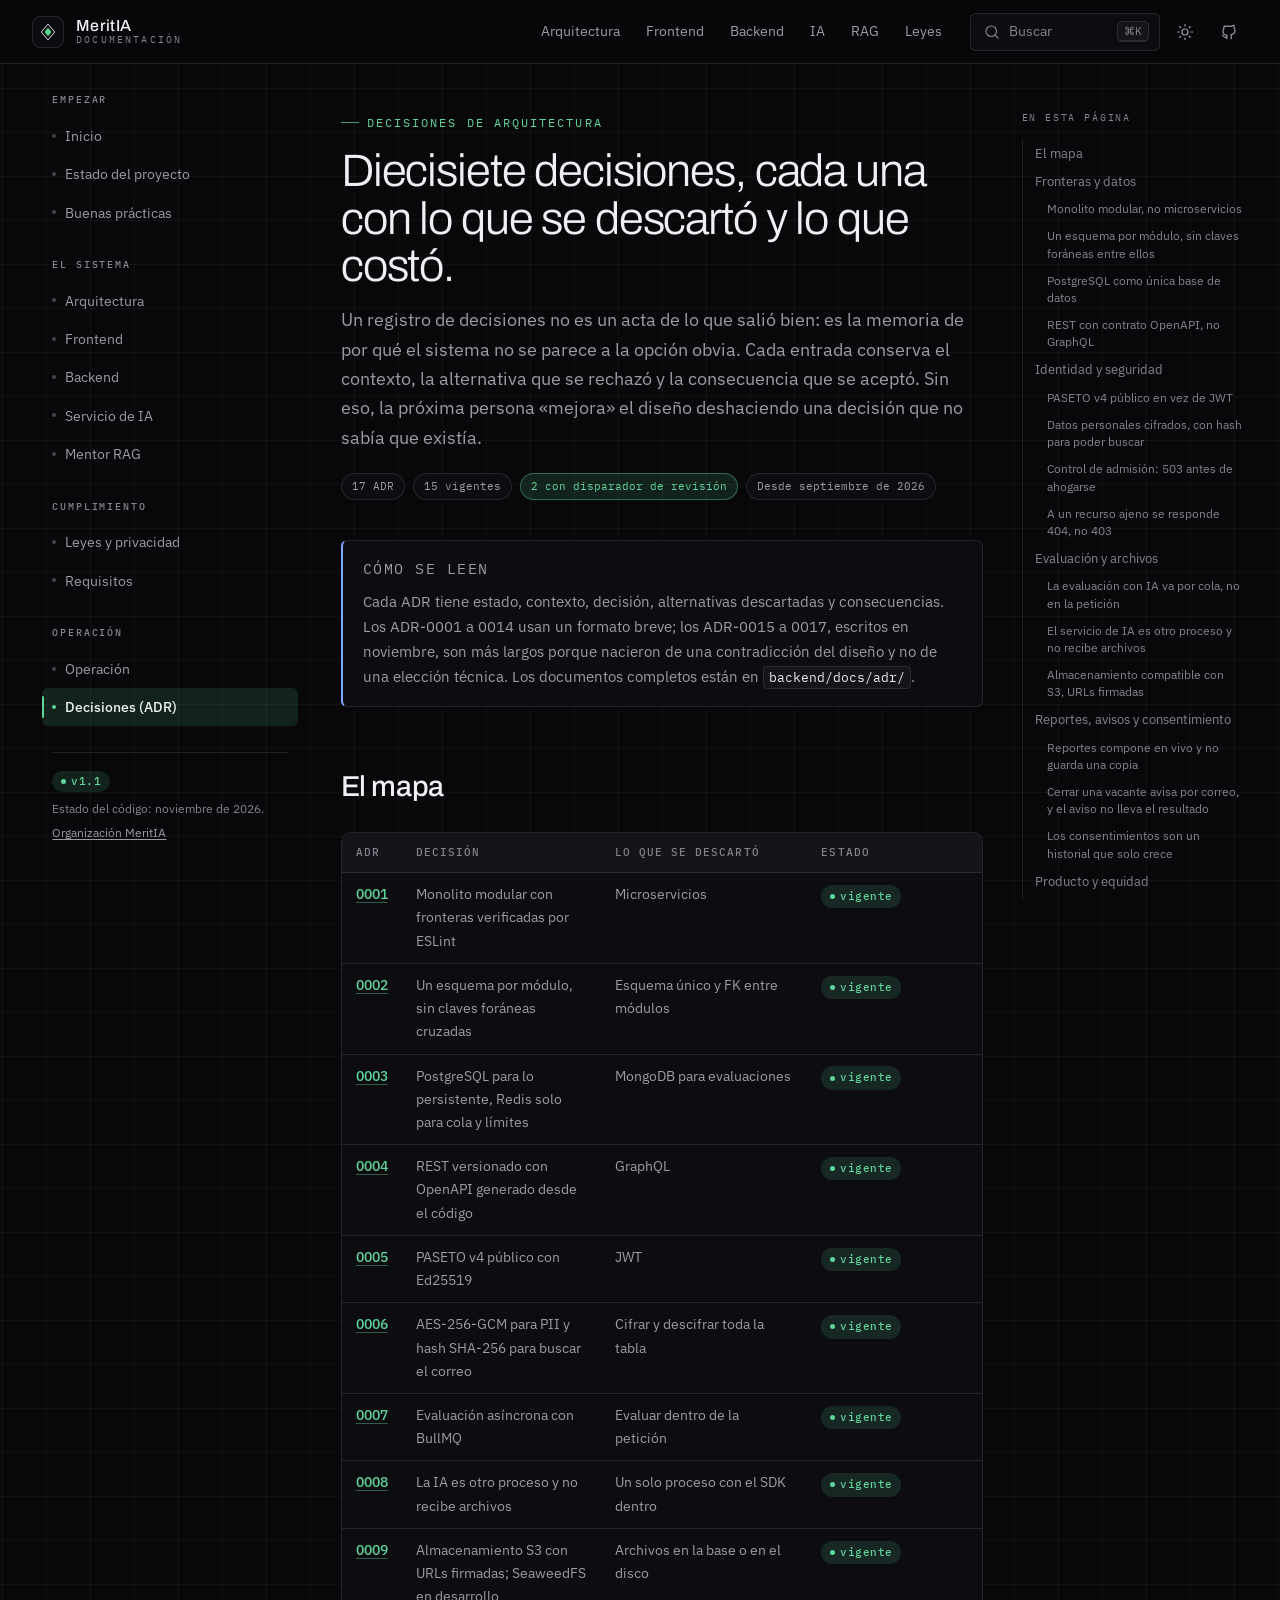
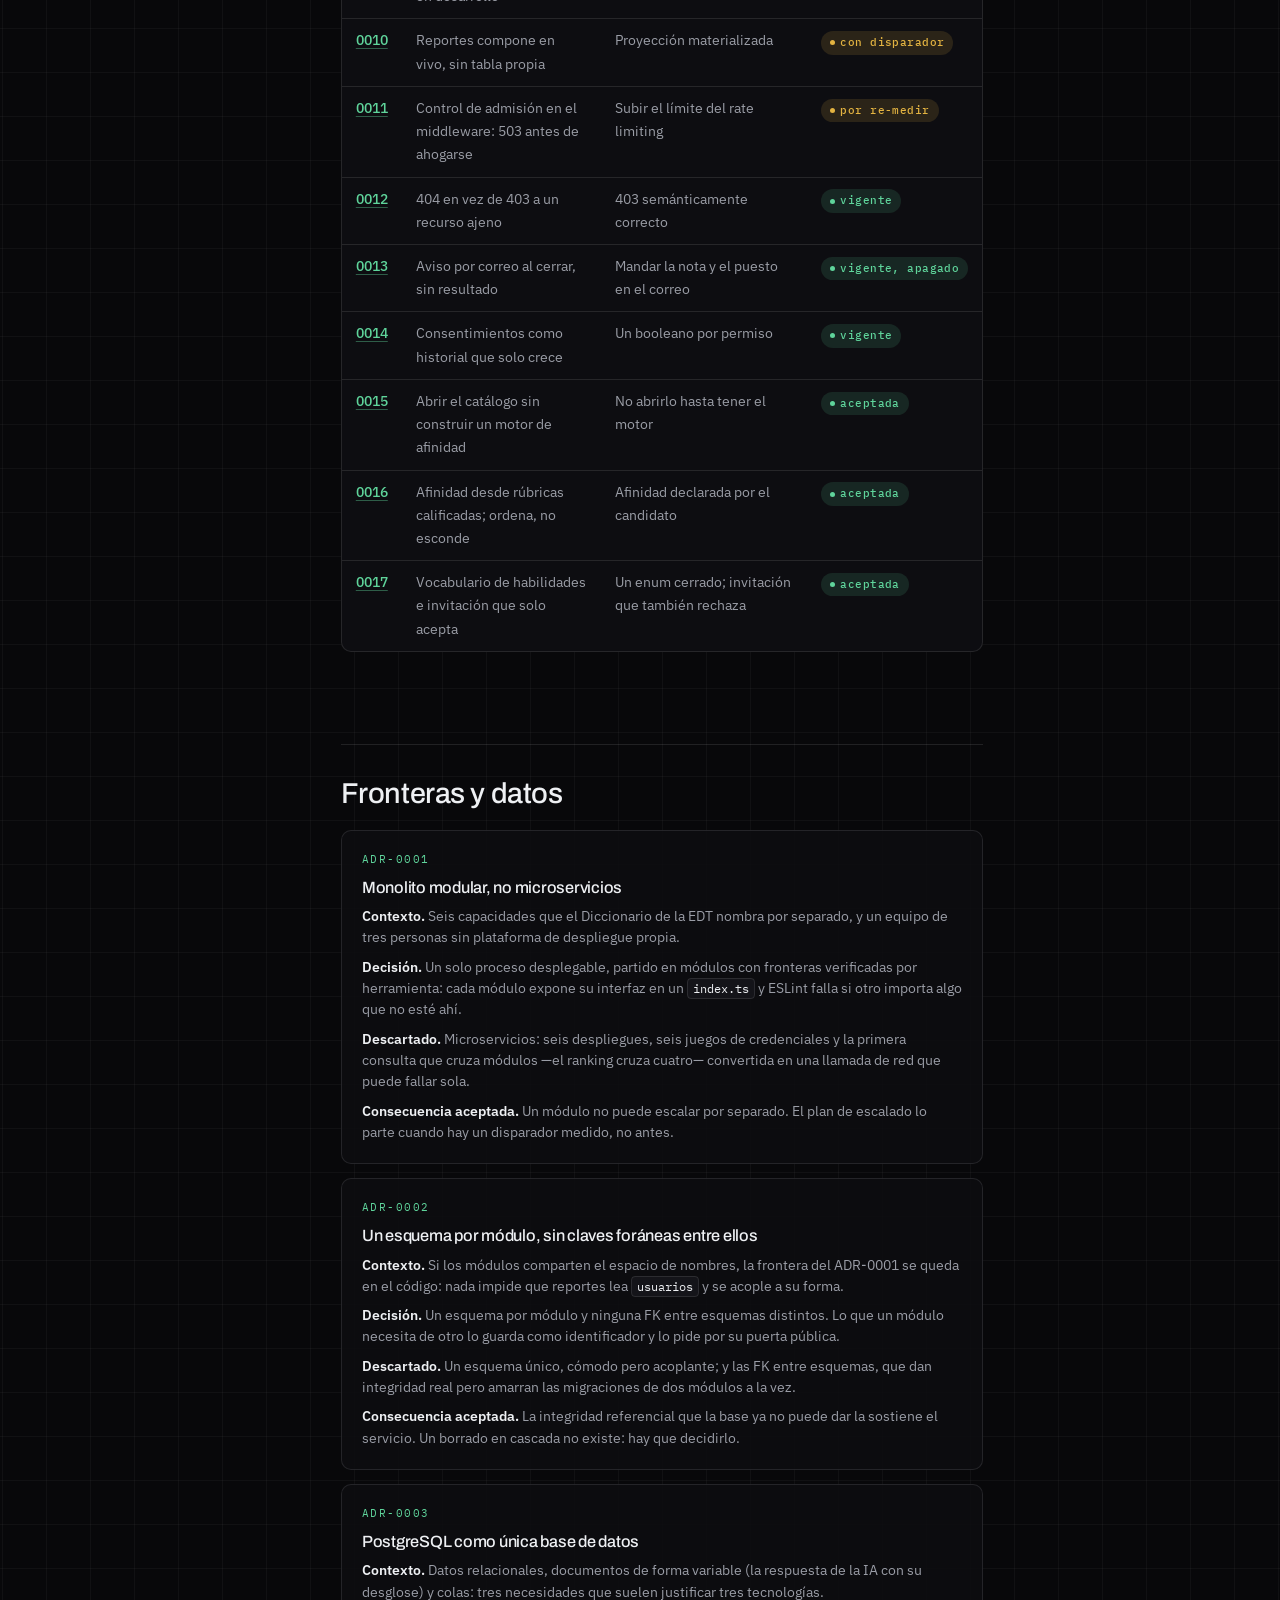
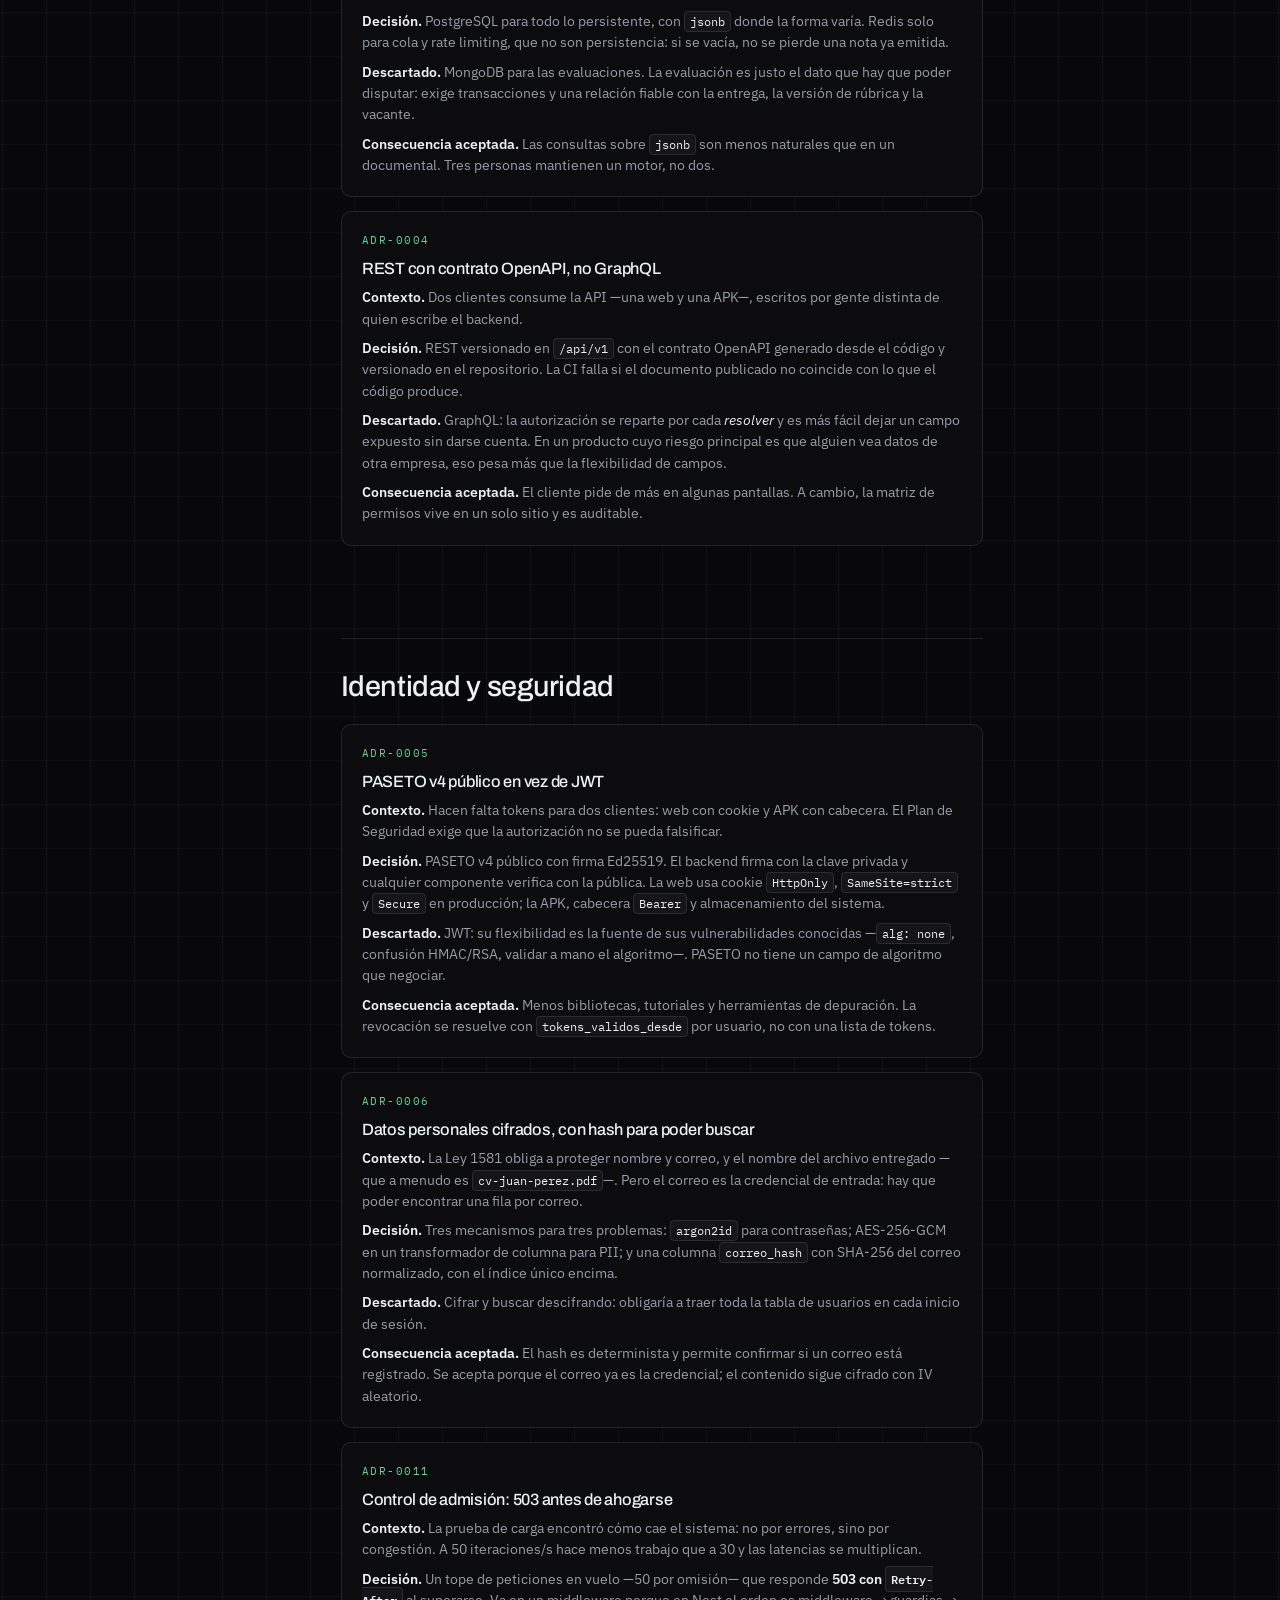
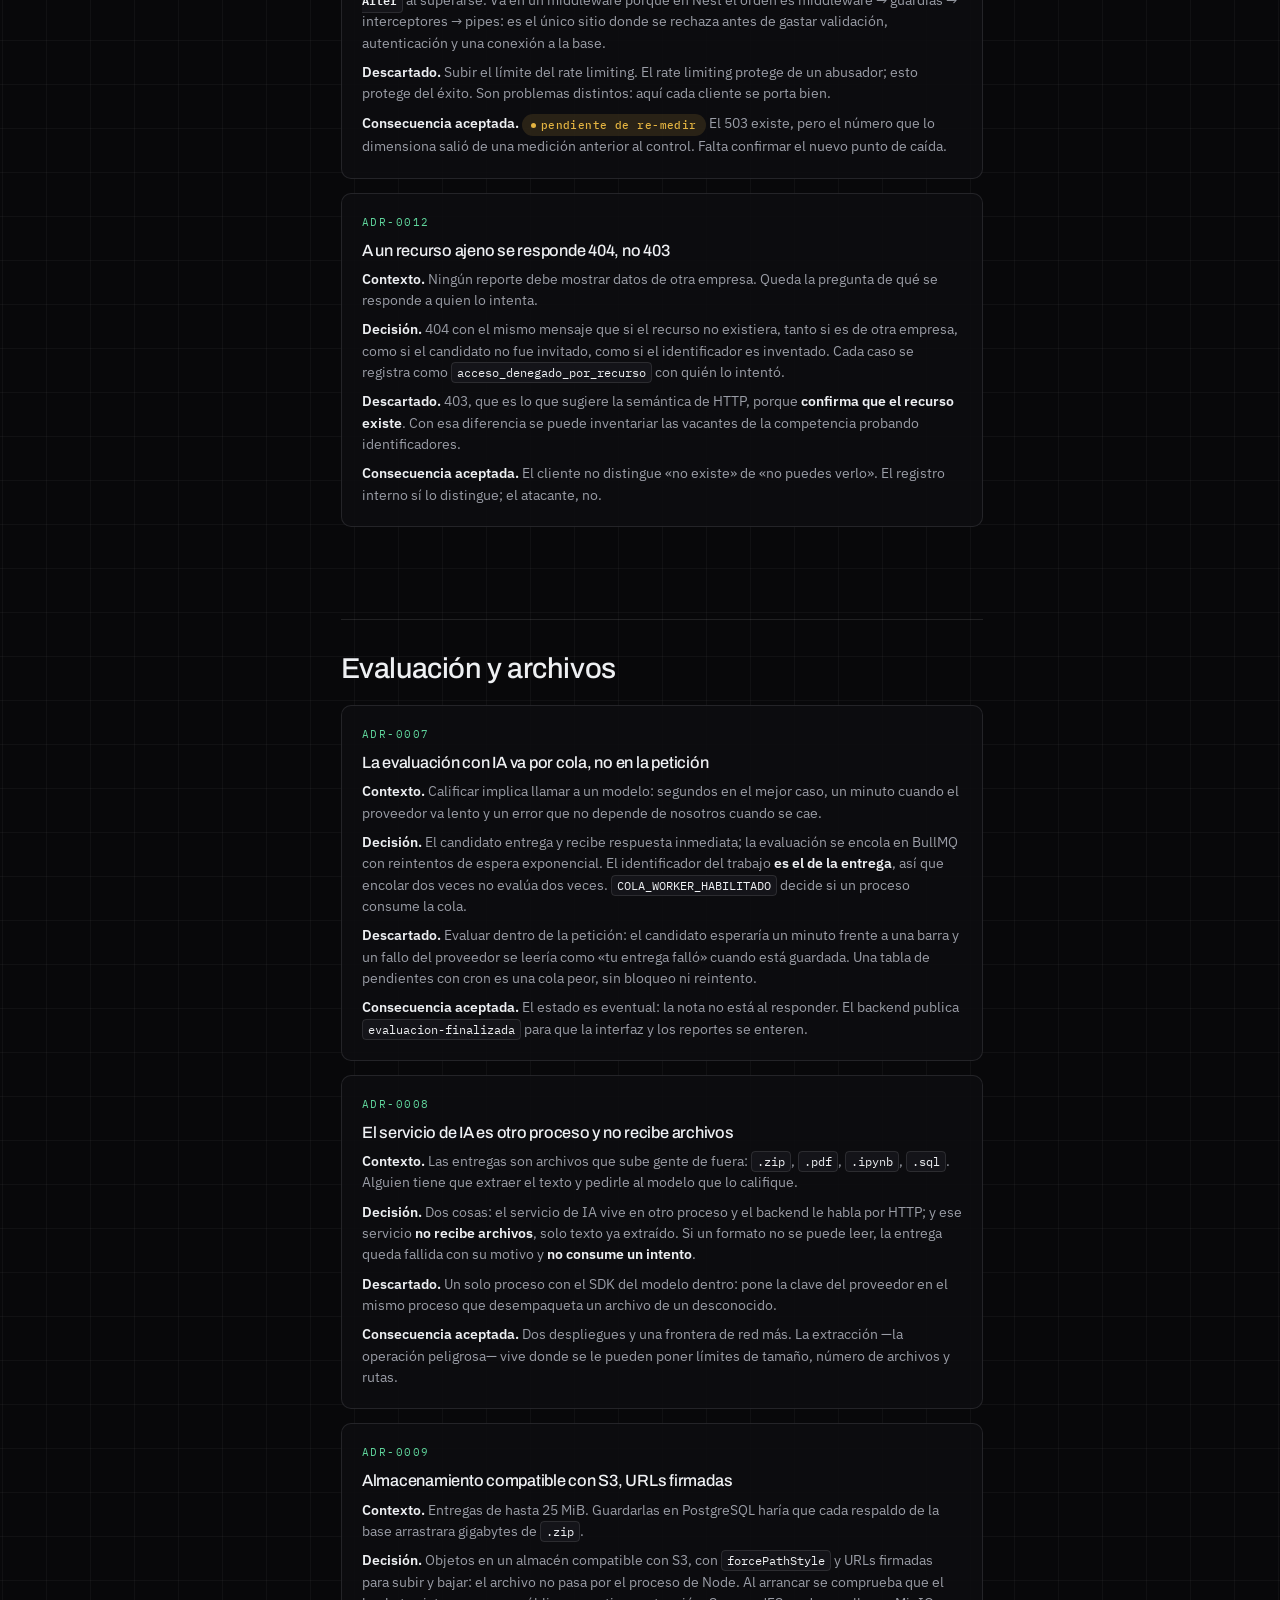
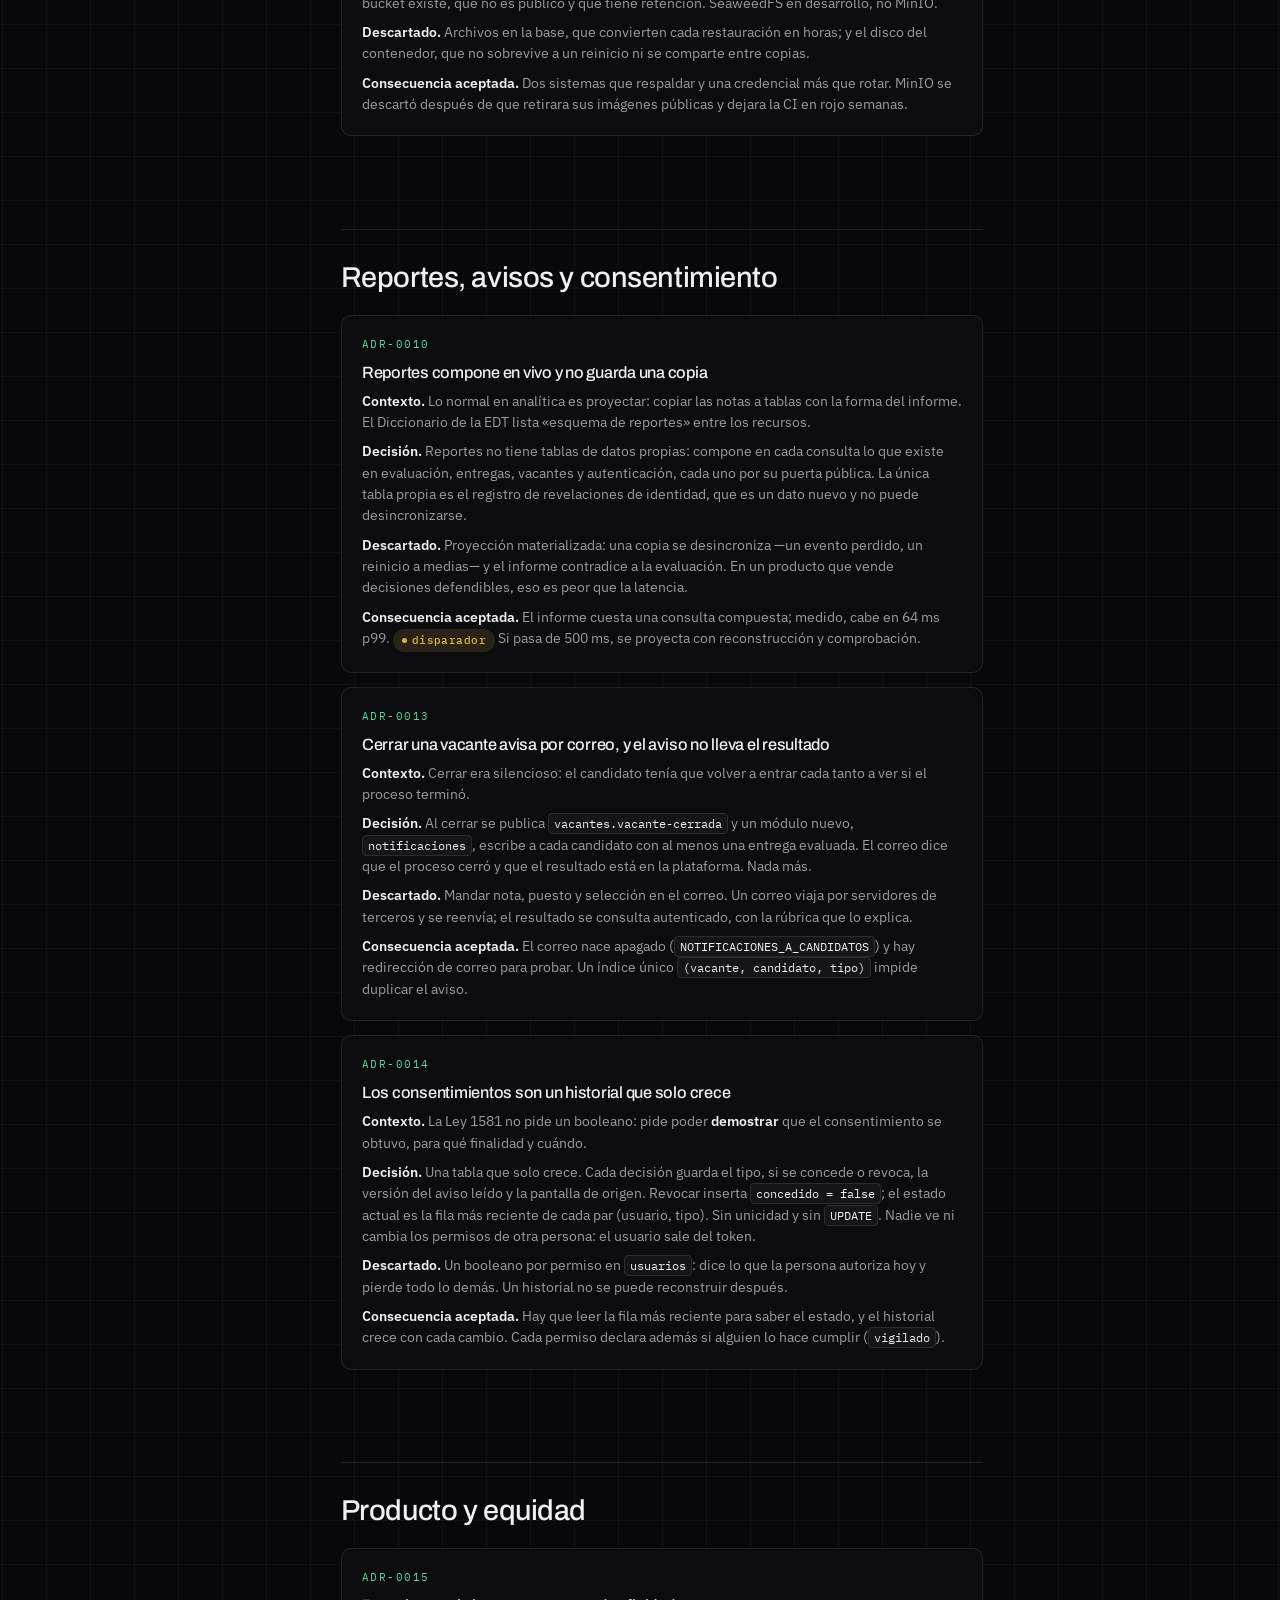
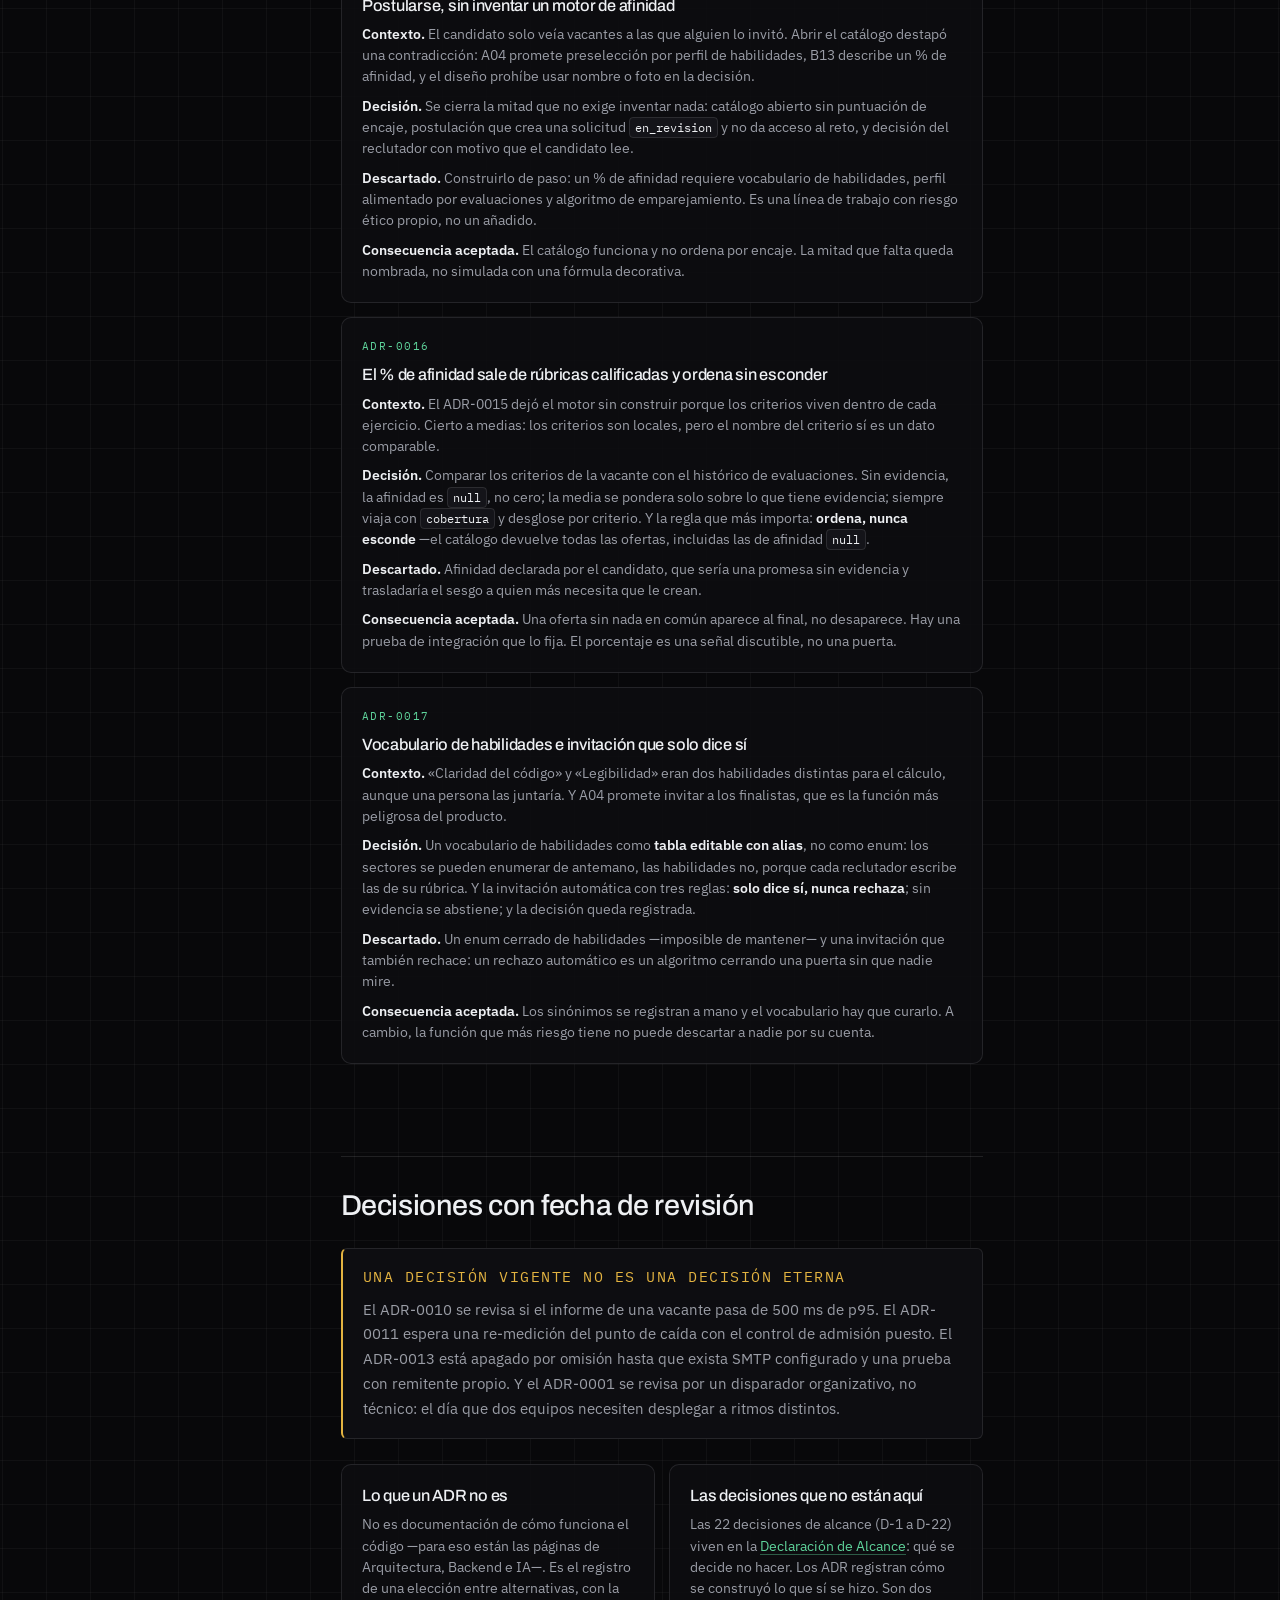
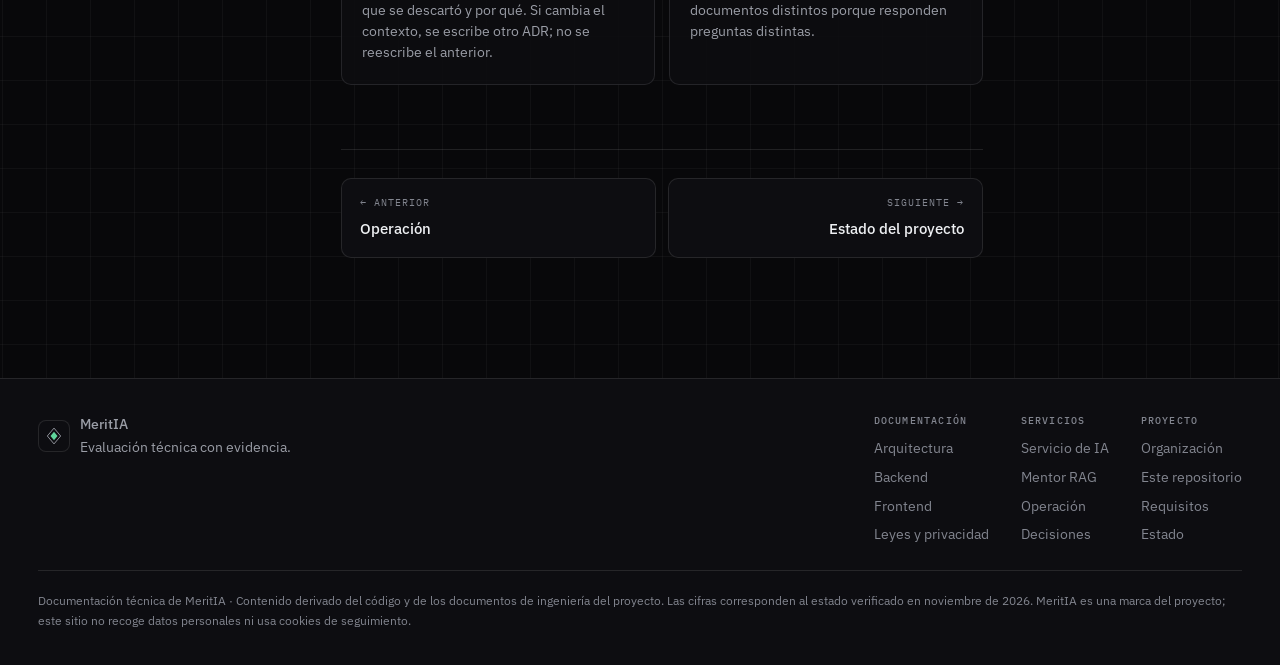
<file: decisiones.html>
<!doctype html>
<html lang="es" data-page="decisiones">
<head>
  <meta charset="utf-8">
  <meta name="viewport" content="width=device-width, initial-scale=1, viewport-fit=cover">
  <title>Decisiones de arquitectura · MeritIA</title>
  <meta name="description" content="Las 17 decisiones registradas: contexto, alternativa descartada y consecuencia aceptada.">
  <meta name="author" content="MeritIA">
  <meta name="theme-color" content="#08080a" media="(prefers-color-scheme: dark)">
  <meta name="theme-color" content="#f7f7f8" media="(prefers-color-scheme: light)">
  <meta name="color-scheme" content="dark light">
  <link rel="canonical" href="https://meritia.github.io/maritIAdocs/decisiones.html">
  <link rel="icon" href="favicon.svg" type="image/svg+xml">
  <link rel="apple-touch-icon" href="assets/img/logo.svg">
  <link rel="preconnect" href="https://fonts.googleapis.com">
  <link rel="preconnect" href="https://fonts.gstatic.com" crossorigin>
  <link href="https://fonts.googleapis.com/css2?family=Archivo:wght@300;400;500&family=IBM+Plex+Mono:wght@400;500&family=IBM+Plex+Sans:wght@400;500;600&display=swap" rel="stylesheet">
  <link rel="stylesheet" href="assets/css/site.css">
  <meta property="og:type" content="website">
  <meta property="og:site_name" content="MeritIA · Documentación">
  <meta property="og:locale" content="es_CO">
  <meta property="og:title" content="Decisiones de arquitectura · MeritIA">
  <meta property="og:description" content="Las 17 decisiones registradas: contexto, alternativa descartada y consecuencia aceptada.">
  <meta property="og:url" content="https://meritia.github.io/maritIAdocs/decisiones.html">
  <meta property="og:image" content="https://meritia.github.io/maritIAdocs/assets/img/og.svg">
  <meta name="twitter:card" content="summary_large_image">
  <meta name="twitter:title" content="Decisiones de arquitectura · MeritIA">
  <meta name="twitter:description" content="Las 17 decisiones registradas: contexto, alternativa descartada y consecuencia aceptada.">
  <meta name="twitter:image" content="https://meritia.github.io/maritIAdocs/assets/img/og.svg">
  <script>
    try { var t = localStorage.getItem('meritia-docs-tema'); if (t === 'claro') document.documentElement.dataset.tema = 'claro'; } catch (e) {}
  </script>
</head>
<body>
  <a class="salto" href="#contenido">Saltar al contenido</a>
  <div id="sitio-barra"></div>
  <div class="envoltura">
    <aside id="sitio-lateral"></aside>
    <main id="contenido" class="principal">
      <div class="prosa">
<header class="cabecera-pagina">
  <span class="ceja">Decisiones de arquitectura</span>
  <h1>Diecisiete decisiones, cada una con lo que se descartó y lo que costó.</h1>
  <p class="entradilla">
    Un registro de decisiones no es un acta de lo que salió bien: es la memoria de por qué el sistema
    no se parece a la opción obvia. Cada entrada conserva el contexto, la alternativa que se rechazó y
    la consecuencia que se aceptó. Sin eso, la próxima persona «mejora» el diseño deshaciendo una
    decisión que no sabía que existía.
  </p>
  <div class="metas">
    <span class="meta">17 ADR</span>
    <span class="meta">15 vigentes</span>
    <span class="meta meta--acento">2 con disparador de revisión</span>
    <span class="meta">Desde septiembre de 2026</span>
  </div>
</header>

<div class="aviso">
  <p class="aviso__titulo">Cómo se leen</p>
  <p>
    Cada ADR tiene estado, contexto, decisión, alternativas descartadas y consecuencias. Los ADR-0001
    a 0014 usan un formato breve; los ADR-0015 a 0017, escritos en noviembre, son más largos porque
    nacieron de una contradicción del diseño y no de una elección técnica. Los documentos completos
    están en <code>backend/docs/adr/</code>.
  </p>
</div>

<h2 id="mapa">El mapa</h2>
<div class="tabla-envoltura">
  <table>
    <thead><tr><th>ADR</th><th>Decisión</th><th>Lo que se descartó</th><th>Estado</th></tr></thead>
    <tbody>
      <tr><td><a href="#adr-0001">0001</a></td><td>Monolito modular con fronteras verificadas por ESLint</td><td>Microservicios</td><td><span class="insignia insignia--ok">vigente</span></td></tr>
      <tr><td><a href="#adr-0002">0002</a></td><td>Un esquema por módulo, sin claves foráneas cruzadas</td><td>Esquema único y FK entre módulos</td><td><span class="insignia insignia--ok">vigente</span></td></tr>
      <tr><td><a href="#adr-0003">0003</a></td><td>PostgreSQL para lo persistente, Redis solo para cola y límites</td><td>MongoDB para evaluaciones</td><td><span class="insignia insignia--ok">vigente</span></td></tr>
      <tr><td><a href="#adr-0004">0004</a></td><td>REST versionado con OpenAPI generado desde el código</td><td>GraphQL</td><td><span class="insignia insignia--ok">vigente</span></td></tr>
      <tr><td><a href="#adr-0005">0005</a></td><td>PASETO v4 público con Ed25519</td><td>JWT</td><td><span class="insignia insignia--ok">vigente</span></td></tr>
      <tr><td><a href="#adr-0006">0006</a></td><td>AES-256-GCM para PII y hash SHA-256 para buscar el correo</td><td>Cifrar y descifrar toda la tabla</td><td><span class="insignia insignia--ok">vigente</span></td></tr>
      <tr><td><a href="#adr-0007">0007</a></td><td>Evaluación asíncrona con BullMQ</td><td>Evaluar dentro de la petición</td><td><span class="insignia insignia--ok">vigente</span></td></tr>
      <tr><td><a href="#adr-0008">0008</a></td><td>La IA es otro proceso y no recibe archivos</td><td>Un solo proceso con el SDK dentro</td><td><span class="insignia insignia--ok">vigente</span></td></tr>
      <tr><td><a href="#adr-0009">0009</a></td><td>Almacenamiento S3 con URLs firmadas; SeaweedFS en desarrollo</td><td>Archivos en la base o en el disco</td><td><span class="insignia insignia--ok">vigente</span></td></tr>
      <tr><td><a href="#adr-0010">0010</a></td><td>Reportes compone en vivo, sin tabla propia</td><td>Proyección materializada</td><td><span class="insignia insignia--parcial">con disparador</span></td></tr>
      <tr><td><a href="#adr-0011">0011</a></td><td>Control de admisión en el middleware: 503 antes de ahogarse</td><td>Subir el límite del rate limiting</td><td><span class="insignia insignia--parcial">por re-medir</span></td></tr>
      <tr><td><a href="#adr-0012">0012</a></td><td>404 en vez de 403 a un recurso ajeno</td><td>403 semánticamente correcto</td><td><span class="insignia insignia--ok">vigente</span></td></tr>
      <tr><td><a href="#adr-0013">0013</a></td><td>Aviso por correo al cerrar, sin resultado</td><td>Mandar la nota y el puesto en el correo</td><td><span class="insignia insignia--ok">vigente, apagado</span></td></tr>
      <tr><td><a href="#adr-0014">0014</a></td><td>Consentimientos como historial que solo crece</td><td>Un booleano por permiso</td><td><span class="insignia insignia--ok">vigente</span></td></tr>
      <tr><td><a href="#adr-0015">0015</a></td><td>Abrir el catálogo sin construir un motor de afinidad</td><td>No abrirlo hasta tener el motor</td><td><span class="insignia insignia--ok">aceptada</span></td></tr>
      <tr><td><a href="#adr-0016">0016</a></td><td>Afinidad desde rúbricas calificadas; ordena, no esconde</td><td>Afinidad declarada por el candidato</td><td><span class="insignia insignia--ok">aceptada</span></td></tr>
      <tr><td><a href="#adr-0017">0017</a></td><td>Vocabulario de habilidades e invitación que solo acepta</td><td>Un enum cerrado; invitación que también rechaza</td><td><span class="insignia insignia--ok">aceptada</span></td></tr>
    </tbody>
  </table>
</div>

<h2 id="fronteras">Fronteras y datos</h2>

<article class="tarjeta" id="adr-0001">
  <span class="tarjeta__num">ADR-0001</span>
  <h3>Monolito modular, no microservicios</h3>
  <p><strong>Contexto.</strong> Seis capacidades que el Diccionario de la EDT nombra por separado, y un equipo de tres personas sin plataforma de despliegue propia.</p>
  <p><strong>Decisión.</strong> Un solo proceso desplegable, partido en módulos con fronteras verificadas por herramienta: cada módulo expone su interfaz en un <code>index.ts</code> y ESLint falla si otro importa algo que no esté ahí.</p>
  <p><strong>Descartado.</strong> Microservicios: seis despliegues, seis juegos de credenciales y la primera consulta que cruza módulos —el ranking cruza cuatro— convertida en una llamada de red que puede fallar sola.</p>
  <p><strong>Consecuencia aceptada.</strong> Un módulo no puede escalar por separado. El plan de escalado lo parte cuando hay un disparador medido, no antes.</p>
</article>

<article class="tarjeta" id="adr-0002">
  <span class="tarjeta__num">ADR-0002</span>
  <h3>Un esquema por módulo, sin claves foráneas entre ellos</h3>
  <p><strong>Contexto.</strong> Si los módulos comparten el espacio de nombres, la frontera del ADR-0001 se queda en el código: nada impide que reportes lea <code>usuarios</code> y se acople a su forma.</p>
  <p><strong>Decisión.</strong> Un esquema por módulo y ninguna FK entre esquemas distintos. Lo que un módulo necesita de otro lo guarda como identificador y lo pide por su puerta pública.</p>
  <p><strong>Descartado.</strong> Un esquema único, cómodo pero acoplante; y las FK entre esquemas, que dan integridad real pero amarran las migraciones de dos módulos a la vez.</p>
  <p><strong>Consecuencia aceptada.</strong> La integridad referencial que la base ya no puede dar la sostiene el servicio. Un borrado en cascada no existe: hay que decidirlo.</p>
</article>

<article class="tarjeta" id="adr-0003">
  <span class="tarjeta__num">ADR-0003</span>
  <h3>PostgreSQL como única base de datos</h3>
  <p><strong>Contexto.</strong> Datos relacionales, documentos de forma variable (la respuesta de la IA con su desglose) y colas: tres necesidades que suelen justificar tres tecnologías.</p>
  <p><strong>Decisión.</strong> PostgreSQL para todo lo persistente, con <code>jsonb</code> donde la forma varía. Redis solo para cola y rate limiting, que no son persistencia: si se vacía, no se pierde una nota ya emitida.</p>
  <p><strong>Descartado.</strong> MongoDB para las evaluaciones. La evaluación es justo el dato que hay que poder disputar: exige transacciones y una relación fiable con la entrega, la versión de rúbrica y la vacante.</p>
  <p><strong>Consecuencia aceptada.</strong> Las consultas sobre <code>jsonb</code> son menos naturales que en un documental. Tres personas mantienen un motor, no dos.</p>
</article>

<article class="tarjeta" id="adr-0004">
  <span class="tarjeta__num">ADR-0004</span>
  <h3>REST con contrato OpenAPI, no GraphQL</h3>
  <p><strong>Contexto.</strong> Dos clientes consume la API —una web y una APK—, escritos por gente distinta de quien escribe el backend.</p>
  <p><strong>Decisión.</strong> REST versionado en <code>/api/v1</code> con el contrato OpenAPI generado desde el código y versionado en el repositorio. La CI falla si el documento publicado no coincide con lo que el código produce.</p>
  <p><strong>Descartado.</strong> GraphQL: la autorización se reparte por cada <em>resolver</em> y es más fácil dejar un campo expuesto sin darse cuenta. En un producto cuyo riesgo principal es que alguien vea datos de otra empresa, eso pesa más que la flexibilidad de campos.</p>
  <p><strong>Consecuencia aceptada.</strong> El cliente pide de más en algunas pantallas. A cambio, la matriz de permisos vive en un solo sitio y es auditable.</p>
</article>

<h2 id="seguridad">Identidad y seguridad</h2>

<article class="tarjeta" id="adr-0005">
  <span class="tarjeta__num">ADR-0005</span>
  <h3>PASETO v4 público en vez de JWT</h3>
  <p><strong>Contexto.</strong> Hacen falta tokens para dos clientes: web con cookie y APK con cabecera. El Plan de Seguridad exige que la autorización no se pueda falsificar.</p>
  <p><strong>Decisión.</strong> PASETO v4 público con firma Ed25519. El backend firma con la clave privada y cualquier componente verifica con la pública. La web usa cookie <code>HttpOnly</code>, <code>SameSite=strict</code> y <code>Secure</code> en producción; la APK, cabecera <code>Bearer</code> y almacenamiento del sistema.</p>
  <p><strong>Descartado.</strong> JWT: su flexibilidad es la fuente de sus vulnerabilidades conocidas —<code>alg: none</code>, confusión HMAC/RSA, validar a mano el algoritmo—. PASETO no tiene un campo de algoritmo que negociar.</p>
  <p><strong>Consecuencia aceptada.</strong> Menos bibliotecas, tutoriales y herramientas de depuración. La revocación se resuelve con <code>tokens_validos_desde</code> por usuario, no con una lista de tokens.</p>
</article>

<article class="tarjeta" id="adr-0006">
  <span class="tarjeta__num">ADR-0006</span>
  <h3>Datos personales cifrados, con hash para poder buscar</h3>
  <p><strong>Contexto.</strong> La Ley 1581 obliga a proteger nombre y correo, y el nombre del archivo entregado —que a menudo es <code>cv-juan-perez.pdf</code>—. Pero el correo es la credencial de entrada: hay que poder encontrar una fila por correo.</p>
  <p><strong>Decisión.</strong> Tres mecanismos para tres problemas: <code>argon2id</code> para contraseñas; AES-256-GCM en un transformador de columna para PII; y una columna <code>correo_hash</code> con SHA-256 del correo normalizado, con el índice único encima.</p>
  <p><strong>Descartado.</strong> Cifrar y buscar descifrando: obligaría a traer toda la tabla de usuarios en cada inicio de sesión.</p>
  <p><strong>Consecuencia aceptada.</strong> El hash es determinista y permite confirmar si un correo está registrado. Se acepta porque el correo ya es la credencial; el contenido sigue cifrado con IV aleatorio.</p>
</article>

<article class="tarjeta" id="adr-0011">
  <span class="tarjeta__num">ADR-0011</span>
  <h3>Control de admisión: 503 antes de ahogarse</h3>
  <p><strong>Contexto.</strong> La prueba de carga encontró cómo cae el sistema: no por errores, sino por congestión. A 50 iteraciones/s hace menos trabajo que a 30 y las latencias se multiplican.</p>
  <p><strong>Decisión.</strong> Un tope de peticiones en vuelo —50 por omisión— que responde <strong>503 con <code>Retry-After</code></strong> al superarse. Va en un middleware porque en Nest el orden es middleware → guardias → interceptores → pipes: es el único sitio donde se rechaza antes de gastar validación, autenticación y una conexión a la base.</p>
  <p><strong>Descartado.</strong> Subir el límite del rate limiting. El rate limiting protege de un abusador; esto protege del éxito. Son problemas distintos: aquí cada cliente se porta bien.</p>
  <p><strong>Consecuencia aceptada.</strong> <span class="insignia insignia--parcial">pendiente de re-medir</span> El 503 existe, pero el número que lo dimensiona salió de una medición anterior al control. Falta confirmar el nuevo punto de caída.</p>
</article>

<article class="tarjeta" id="adr-0012">
  <span class="tarjeta__num">ADR-0012</span>
  <h3>A un recurso ajeno se responde 404, no 403</h3>
  <p><strong>Contexto.</strong> Ningún reporte debe mostrar datos de otra empresa. Queda la pregunta de qué se responde a quien lo intenta.</p>
  <p><strong>Decisión.</strong> 404 con el mismo mensaje que si el recurso no existiera, tanto si es de otra empresa, como si el candidato no fue invitado, como si el identificador es inventado. Cada caso se registra como <code>acceso_denegado_por_recurso</code> con quién lo intentó.</p>
  <p><strong>Descartado.</strong> 403, que es lo que sugiere la semántica de HTTP, porque <strong>confirma que el recurso existe</strong>. Con esa diferencia se puede inventariar las vacantes de la competencia probando identificadores.</p>
  <p><strong>Consecuencia aceptada.</strong> El cliente no distingue «no existe» de «no puedes verlo». El registro interno sí lo distingue; el atacante, no.</p>
</article>

<h2 id="evaluacion">Evaluación y archivos</h2>

<article class="tarjeta" id="adr-0007">
  <span class="tarjeta__num">ADR-0007</span>
  <h3>La evaluación con IA va por cola, no en la petición</h3>
  <p><strong>Contexto.</strong> Calificar implica llamar a un modelo: segundos en el mejor caso, un minuto cuando el proveedor va lento y un error que no depende de nosotros cuando se cae.</p>
  <p><strong>Decisión.</strong> El candidato entrega y recibe respuesta inmediata; la evaluación se encola en BullMQ con reintentos de espera exponencial. El identificador del trabajo <strong>es el de la entrega</strong>, así que encolar dos veces no evalúa dos veces. <code>COLA_WORKER_HABILITADO</code> decide si un proceso consume la cola.</p>
  <p><strong>Descartado.</strong> Evaluar dentro de la petición: el candidato esperaría un minuto frente a una barra y un fallo del proveedor se leería como «tu entrega falló» cuando está guardada. Una tabla de pendientes con cron es una cola peor, sin bloqueo ni reintento.</p>
  <p><strong>Consecuencia aceptada.</strong> El estado es eventual: la nota no está al responder. El backend publica <code>evaluacion-finalizada</code> para que la interfaz y los reportes se enteren.</p>
</article>

<article class="tarjeta" id="adr-0008">
  <span class="tarjeta__num">ADR-0008</span>
  <h3>El servicio de IA es otro proceso y no recibe archivos</h3>
  <p><strong>Contexto.</strong> Las entregas son archivos que sube gente de fuera: <code>.zip</code>, <code>.pdf</code>, <code>.ipynb</code>, <code>.sql</code>. Alguien tiene que extraer el texto y pedirle al modelo que lo califique.</p>
  <p><strong>Decisión.</strong> Dos cosas: el servicio de IA vive en otro proceso y el backend le habla por HTTP; y ese servicio <strong>no recibe archivos</strong>, solo texto ya extraído. Si un formato no se puede leer, la entrega queda fallida con su motivo y <strong>no consume un intento</strong>.</p>
  <p><strong>Descartado.</strong> Un solo proceso con el SDK del modelo dentro: pone la clave del proveedor en el mismo proceso que desempaqueta un archivo de un desconocido.</p>
  <p><strong>Consecuencia aceptada.</strong> Dos despliegues y una frontera de red más. La extracción —la operación peligrosa— vive donde se le pueden poner límites de tamaño, número de archivos y rutas.</p>
</article>

<article class="tarjeta" id="adr-0009">
  <span class="tarjeta__num">ADR-0009</span>
  <h3>Almacenamiento compatible con S3, URLs firmadas</h3>
  <p><strong>Contexto.</strong> Entregas de hasta 25 MiB. Guardarlas en PostgreSQL haría que cada respaldo de la base arrastrara gigabytes de <code>.zip</code>.</p>
  <p><strong>Decisión.</strong> Objetos en un almacén compatible con S3, con <code>forcePathStyle</code> y URLs firmadas para subir y bajar: el archivo no pasa por el proceso de Node. Al arrancar se comprueba que el bucket existe, que no es público y que tiene retención. SeaweedFS en desarrollo, no MinIO.</p>
  <p><strong>Descartado.</strong> Archivos en la base, que convierten cada restauración en horas; y el disco del contenedor, que no sobrevive a un reinicio ni se comparte entre copias.</p>
  <p><strong>Consecuencia aceptada.</strong> Dos sistemas que respaldar y una credencial más que rotar. MinIO se descartó después de que retirara sus imágenes públicas y dejara la CI en rojo semanas.</p>
</article>

<h2 id="reportes">Reportes, avisos y consentimiento</h2>

<article class="tarjeta" id="adr-0010">
  <span class="tarjeta__num">ADR-0010</span>
  <h3>Reportes compone en vivo y no guarda una copia</h3>
  <p><strong>Contexto.</strong> Lo normal en analítica es proyectar: copiar las notas a tablas con la forma del informe. El Diccionario de la EDT lista «esquema de reportes» entre los recursos.</p>
  <p><strong>Decisión.</strong> Reportes no tiene tablas de datos propias: compone en cada consulta lo que existe en evaluación, entregas, vacantes y autenticación, cada uno por su puerta pública. La única tabla propia es el registro de revelaciones de identidad, que es un dato nuevo y no puede desincronizarse.</p>
  <p><strong>Descartado.</strong> Proyección materializada: una copia se desincroniza —un evento perdido, un reinicio a medias— y el informe contradice a la evaluación. En un producto que vende decisiones defendibles, eso es peor que la latencia.</p>
  <p><strong>Consecuencia aceptada.</strong> El informe cuesta una consulta compuesta; medido, cabe en 64 ms p99. <span class="insignia insignia--parcial">disparador</span> Si pasa de 500 ms, se proyecta con reconstrucción y comprobación.</p>
</article>

<article class="tarjeta" id="adr-0013">
  <span class="tarjeta__num">ADR-0013</span>
  <h3>Cerrar una vacante avisa por correo, y el aviso no lleva el resultado</h3>
  <p><strong>Contexto.</strong> Cerrar era silencioso: el candidato tenía que volver a entrar cada tanto a ver si el proceso terminó.</p>
  <p><strong>Decisión.</strong> Al cerrar se publica <code>vacantes.vacante-cerrada</code> y un módulo nuevo, <code>notificaciones</code>, escribe a cada candidato con al menos una entrega evaluada. El correo dice que el proceso cerró y que el resultado está en la plataforma. Nada más.</p>
  <p><strong>Descartado.</strong> Mandar nota, puesto y selección en el correo. Un correo viaja por servidores de terceros y se reenvía; el resultado se consulta autenticado, con la rúbrica que lo explica.</p>
  <p><strong>Consecuencia aceptada.</strong> El correo nace apagado (<code>NOTIFICACIONES_A_CANDIDATOS</code>) y hay redirección de correo para probar. Un índice único <code>(vacante, candidato, tipo)</code> impide duplicar el aviso.</p>
</article>

<article class="tarjeta" id="adr-0014">
  <span class="tarjeta__num">ADR-0014</span>
  <h3>Los consentimientos son un historial que solo crece</h3>
  <p><strong>Contexto.</strong> La Ley 1581 no pide un booleano: pide poder <strong>demostrar</strong> que el consentimiento se obtuvo, para qué finalidad y cuándo.</p>
  <p><strong>Decisión.</strong> Una tabla que solo crece. Cada decisión guarda el tipo, si se concede o revoca, la versión del aviso leído y la pantalla de origen. Revocar inserta <code>concedido = false</code>; el estado actual es la fila más reciente de cada par (usuario, tipo). Sin unicidad y sin <code>UPDATE</code>. Nadie ve ni cambia los permisos de otra persona: el usuario sale del token.</p>
  <p><strong>Descartado.</strong> Un booleano por permiso en <code>usuarios</code>: dice lo que la persona autoriza hoy y pierde todo lo demás. Un historial no se puede reconstruir después.</p>
  <p><strong>Consecuencia aceptada.</strong> Hay que leer la fila más reciente para saber el estado, y el historial crece con cada cambio. Cada permiso declara además si alguien lo hace cumplir (<code>vigilado</code>).</p>
</article>

<h2 id="producto">Producto y equidad</h2>

<article class="tarjeta" id="adr-0015">
  <span class="tarjeta__num">ADR-0015</span>
  <h3>Postularse, sin inventar un motor de afinidad</h3>
  <p><strong>Contexto.</strong> El candidato solo veía vacantes a las que alguien lo invitó. Abrir el catálogo destapó una contradicción: A04 promete preselección por perfil de habilidades, B13 describe un % de afinidad, y el diseño prohíbe usar nombre o foto en la decisión.</p>
  <p><strong>Decisión.</strong> Se cierra la mitad que no exige inventar nada: catálogo abierto sin puntuación de encaje, postulación que crea una solicitud <code>en_revision</code> y no da acceso al reto, y decisión del reclutador con motivo que el candidato lee.</p>
  <p><strong>Descartado.</strong> Construirlo de paso: un % de afinidad requiere vocabulario de habilidades, perfil alimentado por evaluaciones y algoritmo de emparejamiento. Es una línea de trabajo con riesgo ético propio, no un añadido.</p>
  <p><strong>Consecuencia aceptada.</strong> El catálogo funciona y no ordena por encaje. La mitad que falta queda nombrada, no simulada con una fórmula decorativa.</p>
</article>

<article class="tarjeta" id="adr-0016">
  <span class="tarjeta__num">ADR-0016</span>
  <h3>El % de afinidad sale de rúbricas calificadas y ordena sin esconder</h3>
  <p><strong>Contexto.</strong> El ADR-0015 dejó el motor sin construir porque los criterios viven dentro de cada ejercicio. Cierto a medias: los criterios son locales, pero el nombre del criterio sí es un dato comparable.</p>
  <p><strong>Decisión.</strong> Comparar los criterios de la vacante con el histórico de evaluaciones. Sin evidencia, la afinidad es <code>null</code>, no cero; la media se pondera solo sobre lo que tiene evidencia; siempre viaja con <code>cobertura</code> y desglose por criterio. Y la regla que más importa: <strong>ordena, nunca esconde</strong> —el catálogo devuelve todas las ofertas, incluidas las de afinidad <code>null</code>.</p>
  <p><strong>Descartado.</strong> Afinidad declarada por el candidato, que sería una promesa sin evidencia y trasladaría el sesgo a quien más necesita que le crean.</p>
  <p><strong>Consecuencia aceptada.</strong> Una oferta sin nada en común aparece al final, no desaparece. Hay una prueba de integración que lo fija. El porcentaje es una señal discutible, no una puerta.</p>
</article>

<article class="tarjeta" id="adr-0017">
  <span class="tarjeta__num">ADR-0017</span>
  <h3>Vocabulario de habilidades e invitación que solo dice sí</h3>
  <p><strong>Contexto.</strong> «Claridad del código» y «Legibilidad» eran dos habilidades distintas para el cálculo, aunque una persona las juntaría. Y A04 promete invitar a los finalistas, que es la función más peligrosa del producto.</p>
  <p><strong>Decisión.</strong> Un vocabulario de habilidades como <strong>tabla editable con alias</strong>, no como enum: los sectores se pueden enumerar de antemano, las habilidades no, porque cada reclutador escribe las de su rúbrica. Y la invitación automática con tres reglas: <strong>solo dice sí, nunca rechaza</strong>; sin evidencia se abstiene; y la decisión queda registrada.</p>
  <p><strong>Descartado.</strong> Un enum cerrado de habilidades —imposible de mantener— y una invitación que también rechace: un rechazo automático es un algoritmo cerrando una puerta sin que nadie mire.</p>
  <p><strong>Consecuencia aceptada.</strong> Los sinónimos se registran a mano y el vocabulario hay que curarlo. A cambio, la función que más riesgo tiene no puede descartar a nadie por su cuenta.</p>
</article>

<h2 id="revision">Decisiones con fecha de revisión</h2>
<div class="aviso aviso--aviso">
  <p class="aviso__titulo">Una decisión vigente no es una decisión eterna</p>
  <p>
    El ADR-0010 se revisa si el informe de una vacante pasa de 500 ms de p95. El ADR-0011 espera una
    re-medición del punto de caída con el control de admisión puesto. El ADR-0013 está apagado por
    omisión hasta que exista SMTP configurado y una prueba con remitente propio. Y el ADR-0001 se
    revisa por un disparador organizativo, no técnico: el día que dos equipos necesiten desplegar a
    ritmos distintos.
  </p>
</div>

<div class="rejilla rejilla--2">
  <div class="tarjeta">
    <h3>Lo que un ADR no es</h3>
    <p>No es documentación de cómo funciona el código —para eso están las páginas de Arquitectura, Backend e IA—. Es el registro de una elección entre alternativas, con la que se descartó y por qué. Si cambia el contexto, se escribe otro ADR; no se reescribe el anterior.</p>
  </div>
  <div class="tarjeta">
    <h3>Las decisiones que no están aquí</h3>
    <p>Las 22 decisiones de alcance (D-1 a D-22) viven en la <a href="requisitos.html#alcance">Declaración de Alcance</a>: qué se decide no hacer. Los ADR registran cómo se construyó lo que sí se hizo. Son dos documentos distintos porque responden preguntas distintas.</p>
  </div>
</div>
      </div>
      <nav class="paginacion" aria-label="Navegación entre páginas">
        <a href="operacion.html"><span>← Anterior</span><strong>Operación</strong></a>
        <a class="paginacion__siguiente" href="estado.html"><span>Siguiente →</span><strong>Estado del proyecto</strong></a>
      </nav>
    </main>
    <aside id="sitio-toc" aria-label="Contenido de la página"></aside>
  </div>
  <div id="sitio-pie"></div>
  <noscript>
    <div style="max-width:900px;margin:0 auto;padding:24px">
      <p><strong>La navegación lateral necesita JavaScript.</strong> Estas son las secciones:</p>
      <ul>
        <li><a href="index.html">MeritIA · Documentación</a></li>
        <li><a href="arquitectura.html">Arquitectura</a></li>
        <li><a href="frontend.html">Frontend</a></li>
        <li><a href="backend.html">Backend</a></li>
        <li><a href="ia.html">Servicio de IA</a></li>
        <li><a href="rag.html">Mentor RAG</a></li>
        <li><a href="leyes.html">Leyes y privacidad</a></li>
        <li><a href="requisitos.html">Requisitos</a></li>
        <li><a href="operacion.html">Operación</a></li>
        <li><a href="decisiones.html">Decisiones de arquitectura</a></li>
        <li><a href="estado.html">Estado del proyecto</a></li>
      </ul>
    </div>
  </noscript>
  <script src="assets/js/mermaid.min.js" defer></script>
  <script src="assets/js/site.js" defer></script>
</body>
</html>
</file>
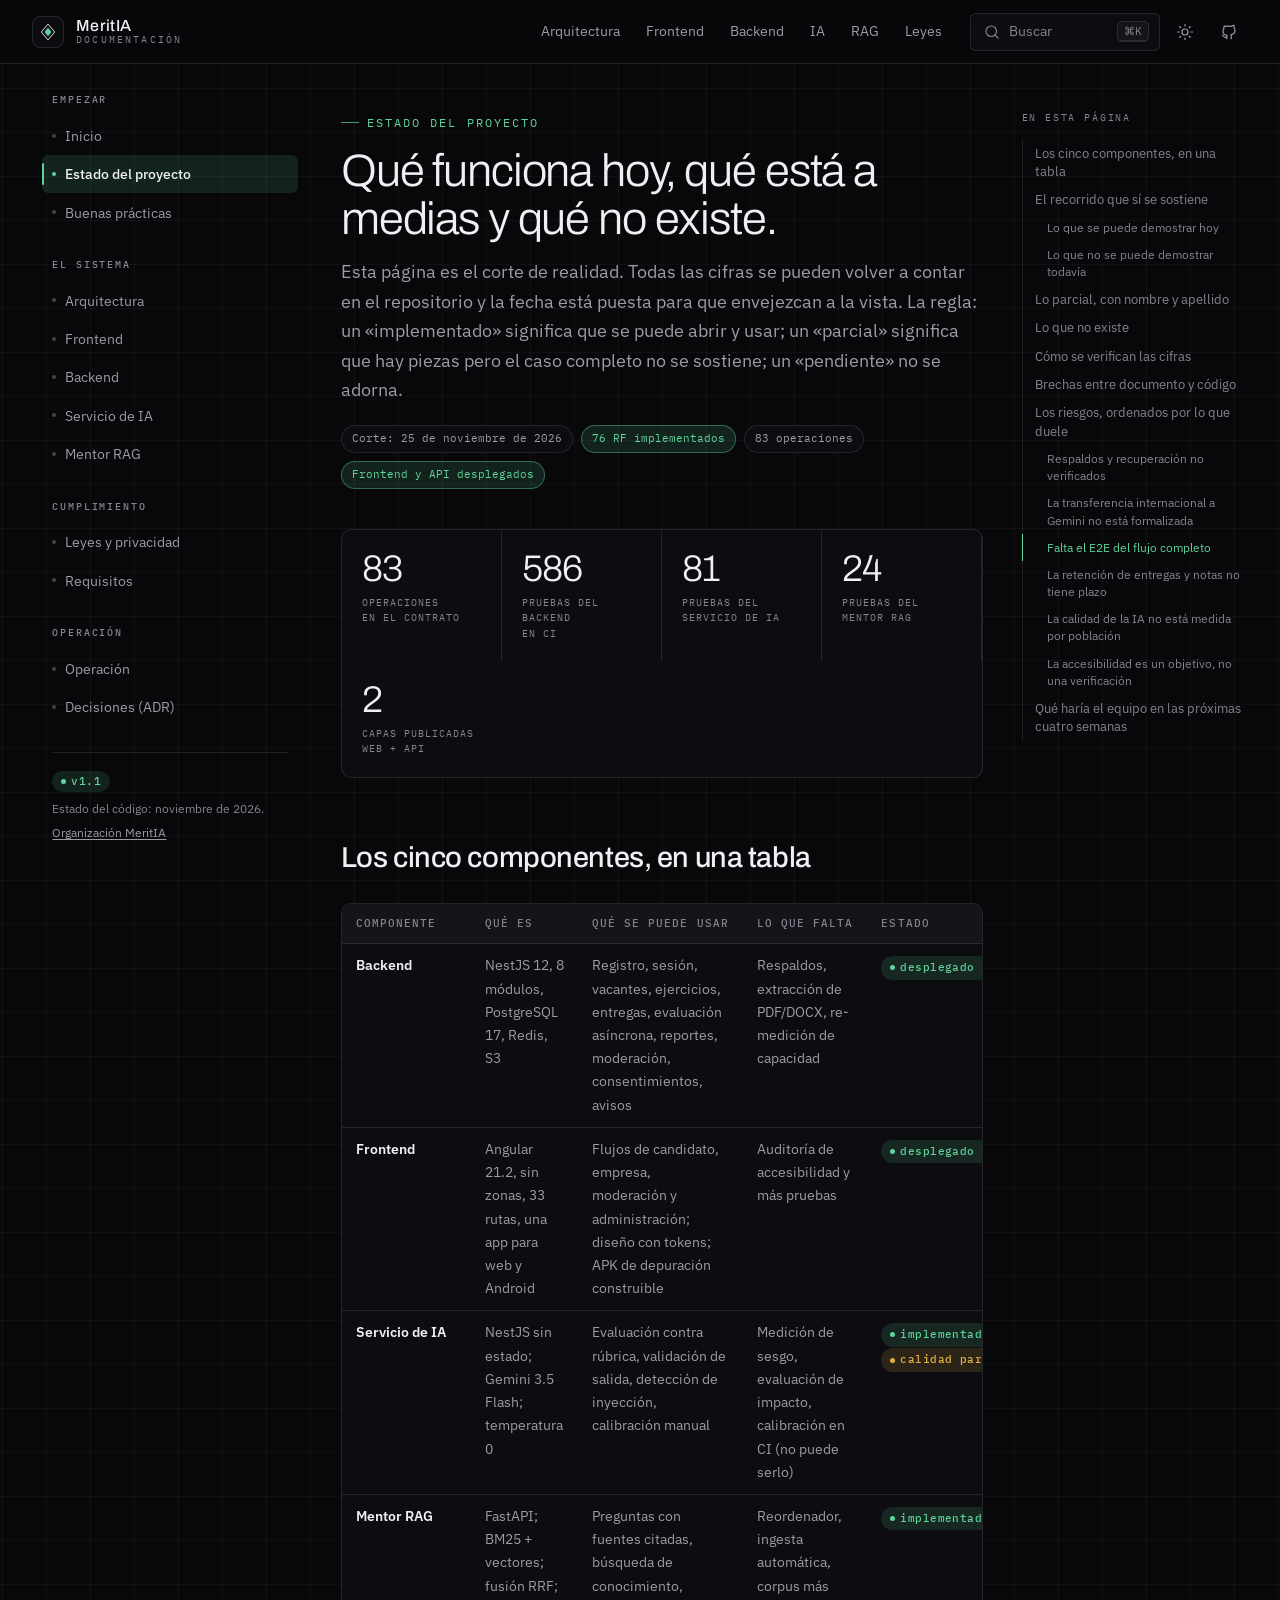
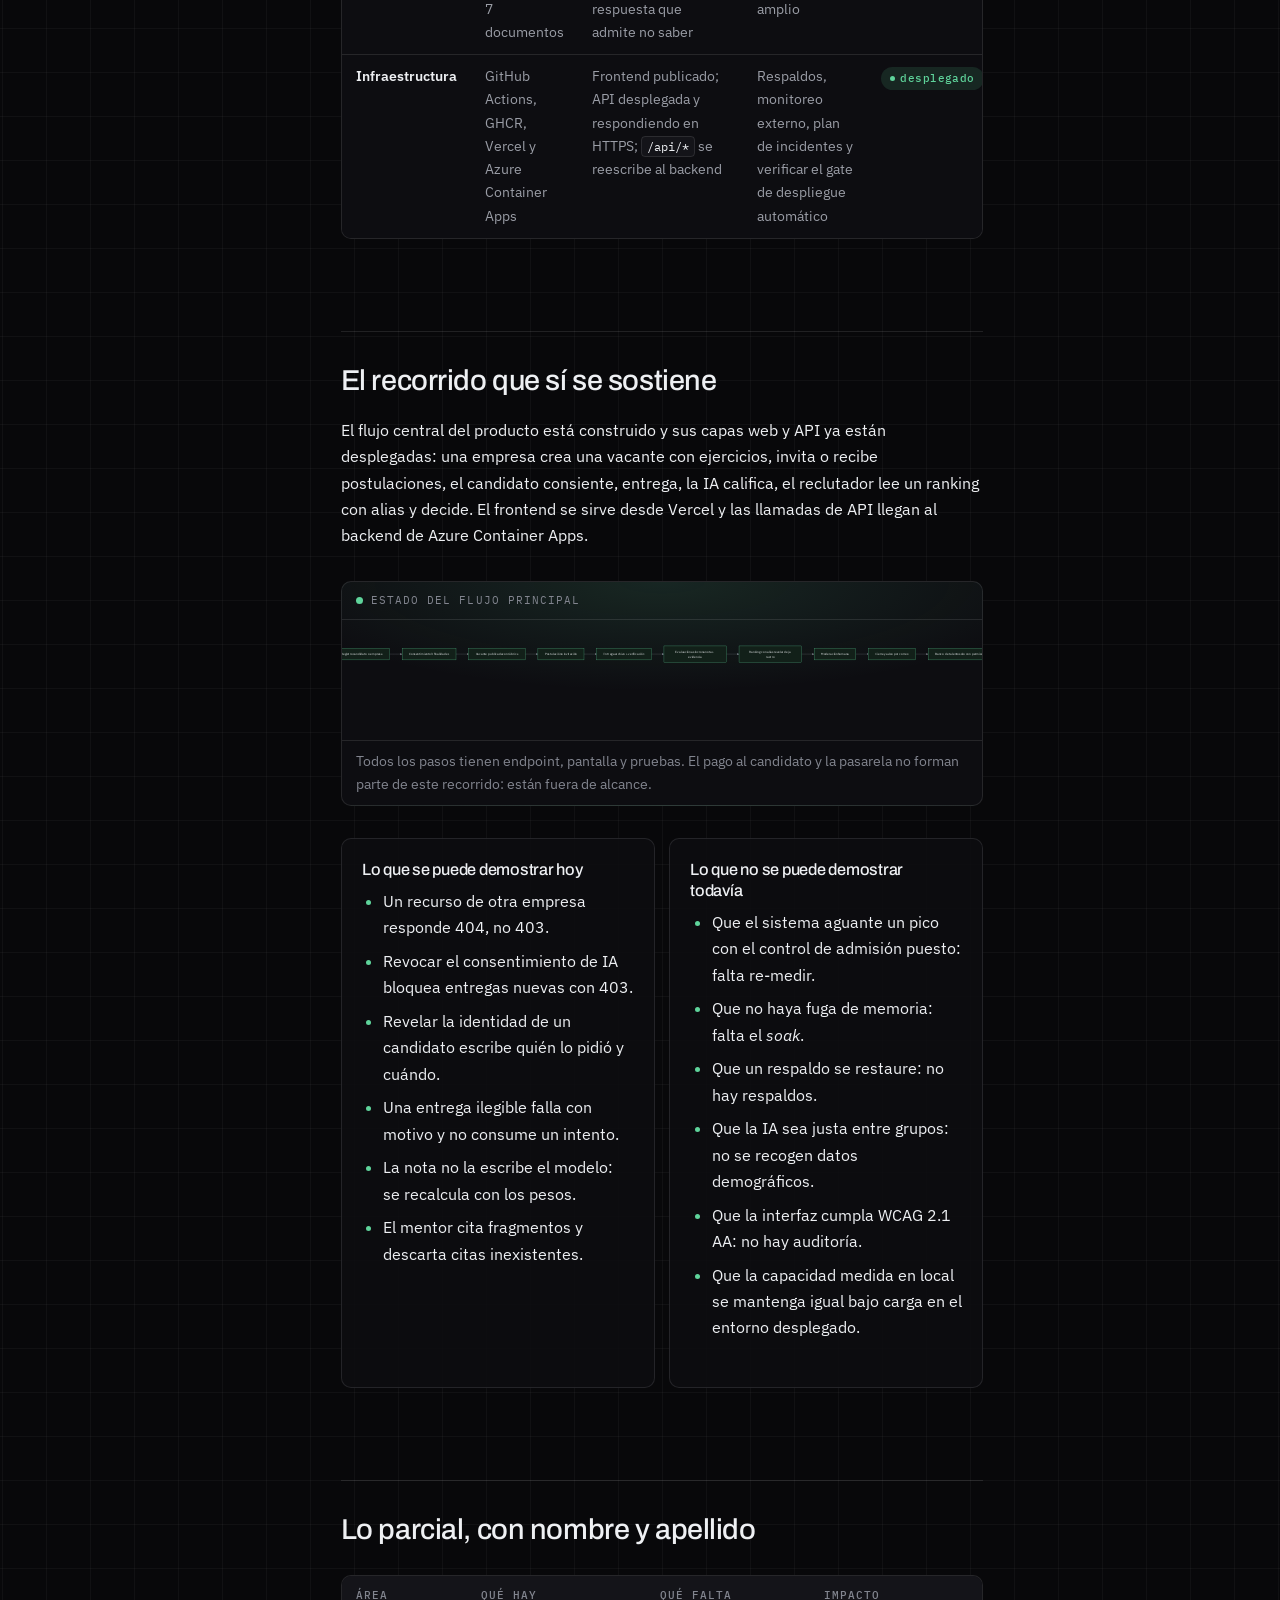
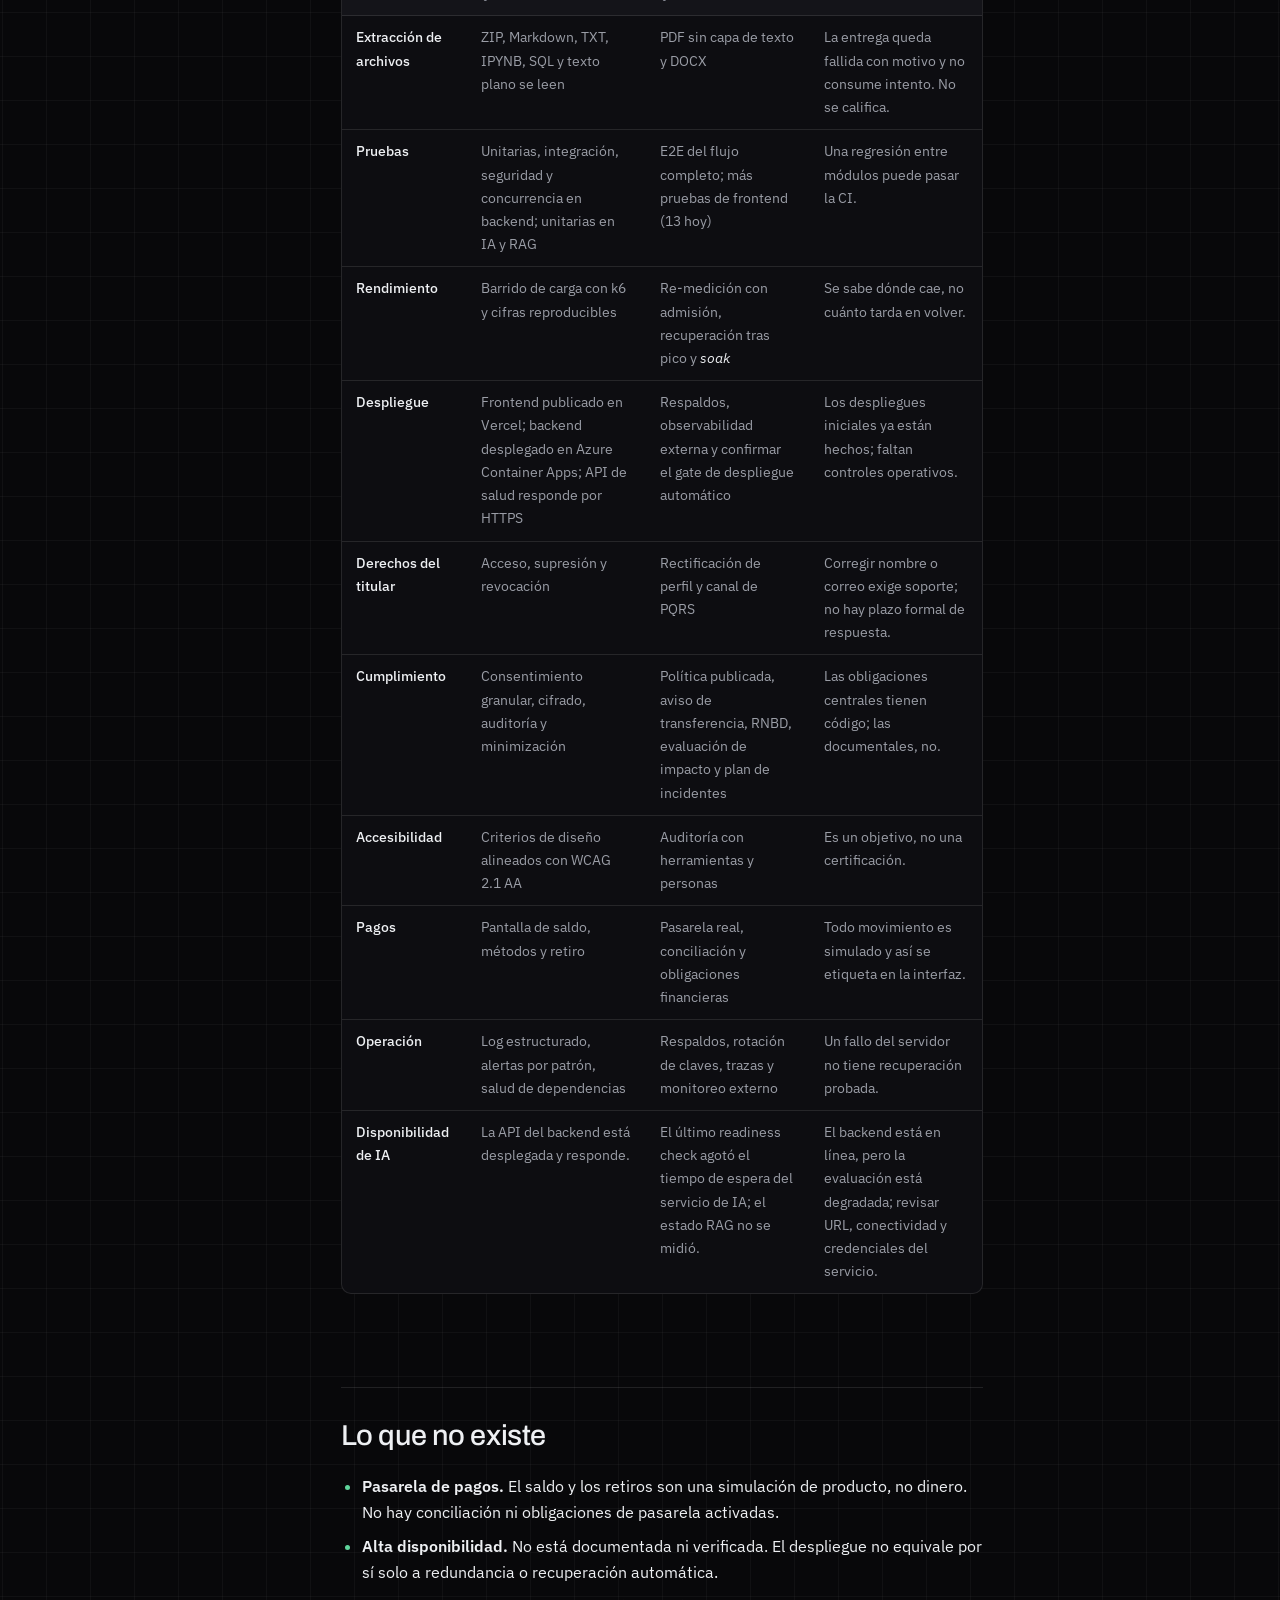
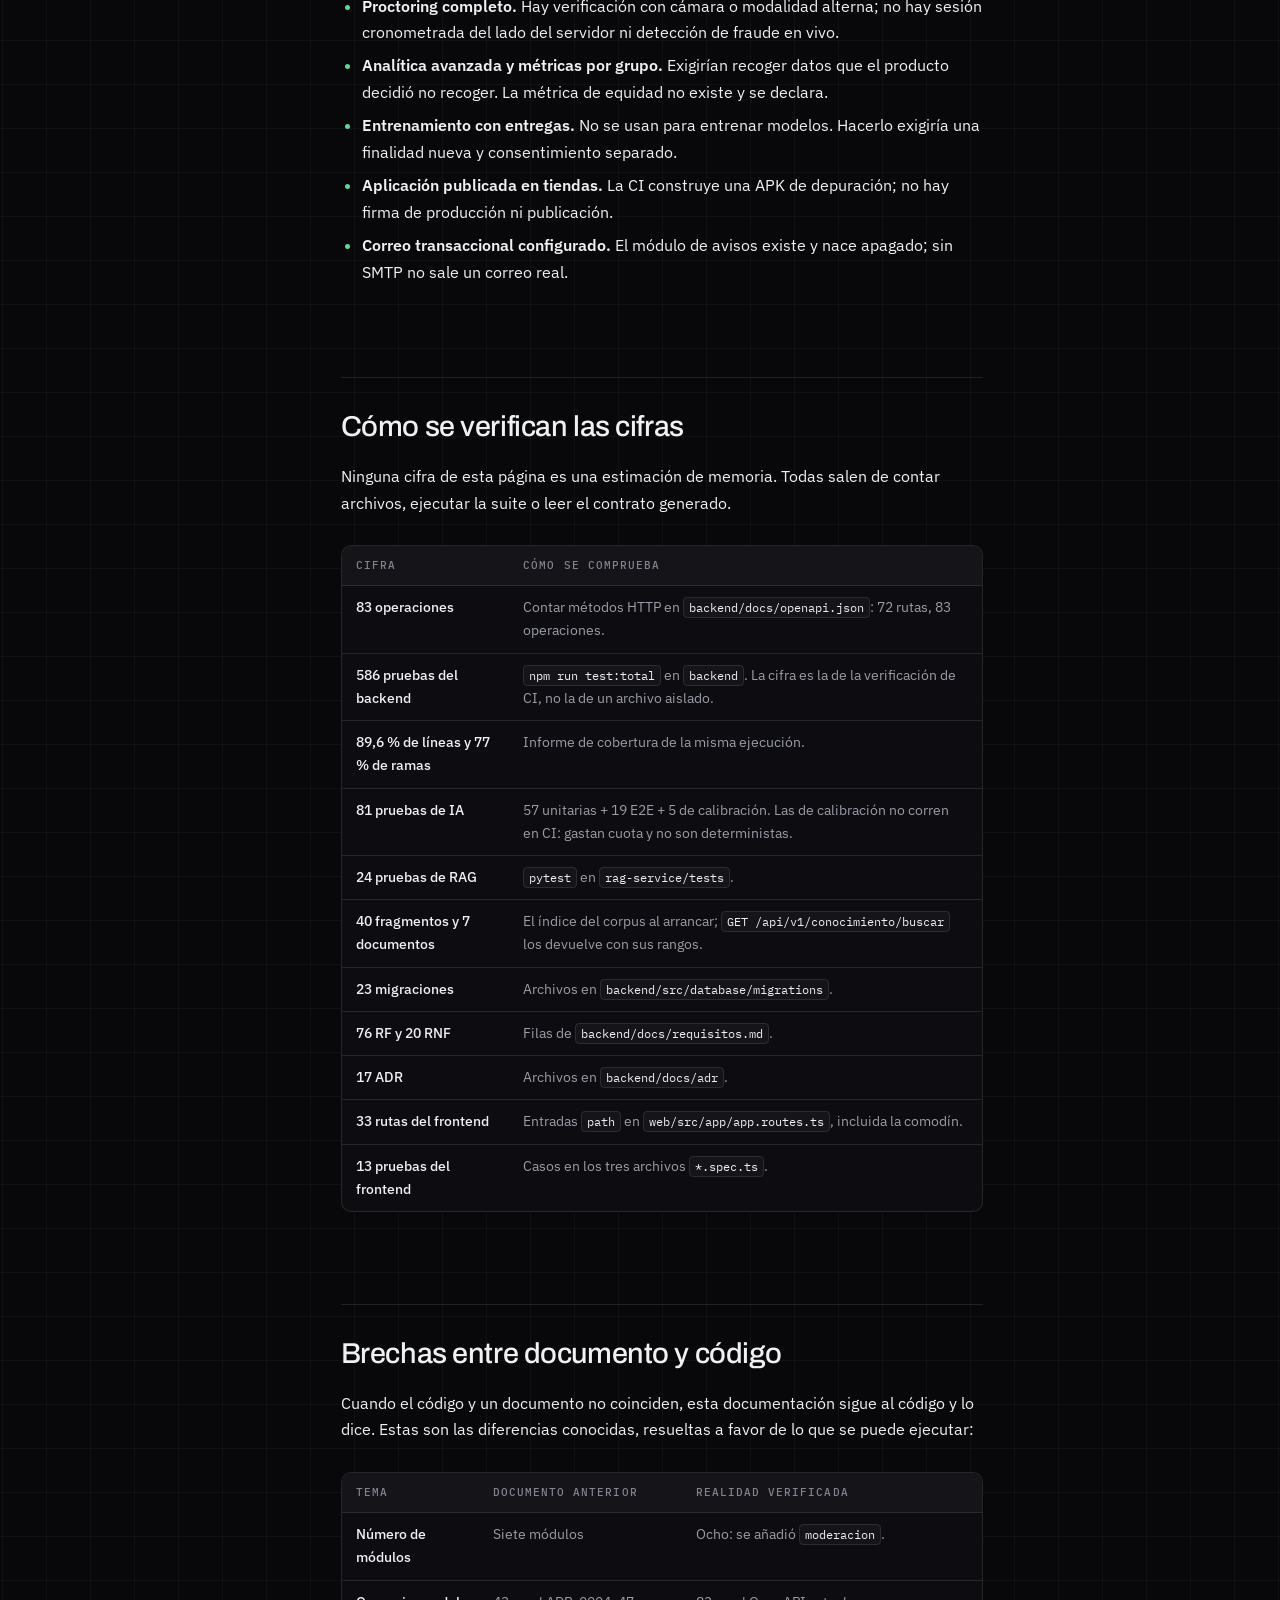
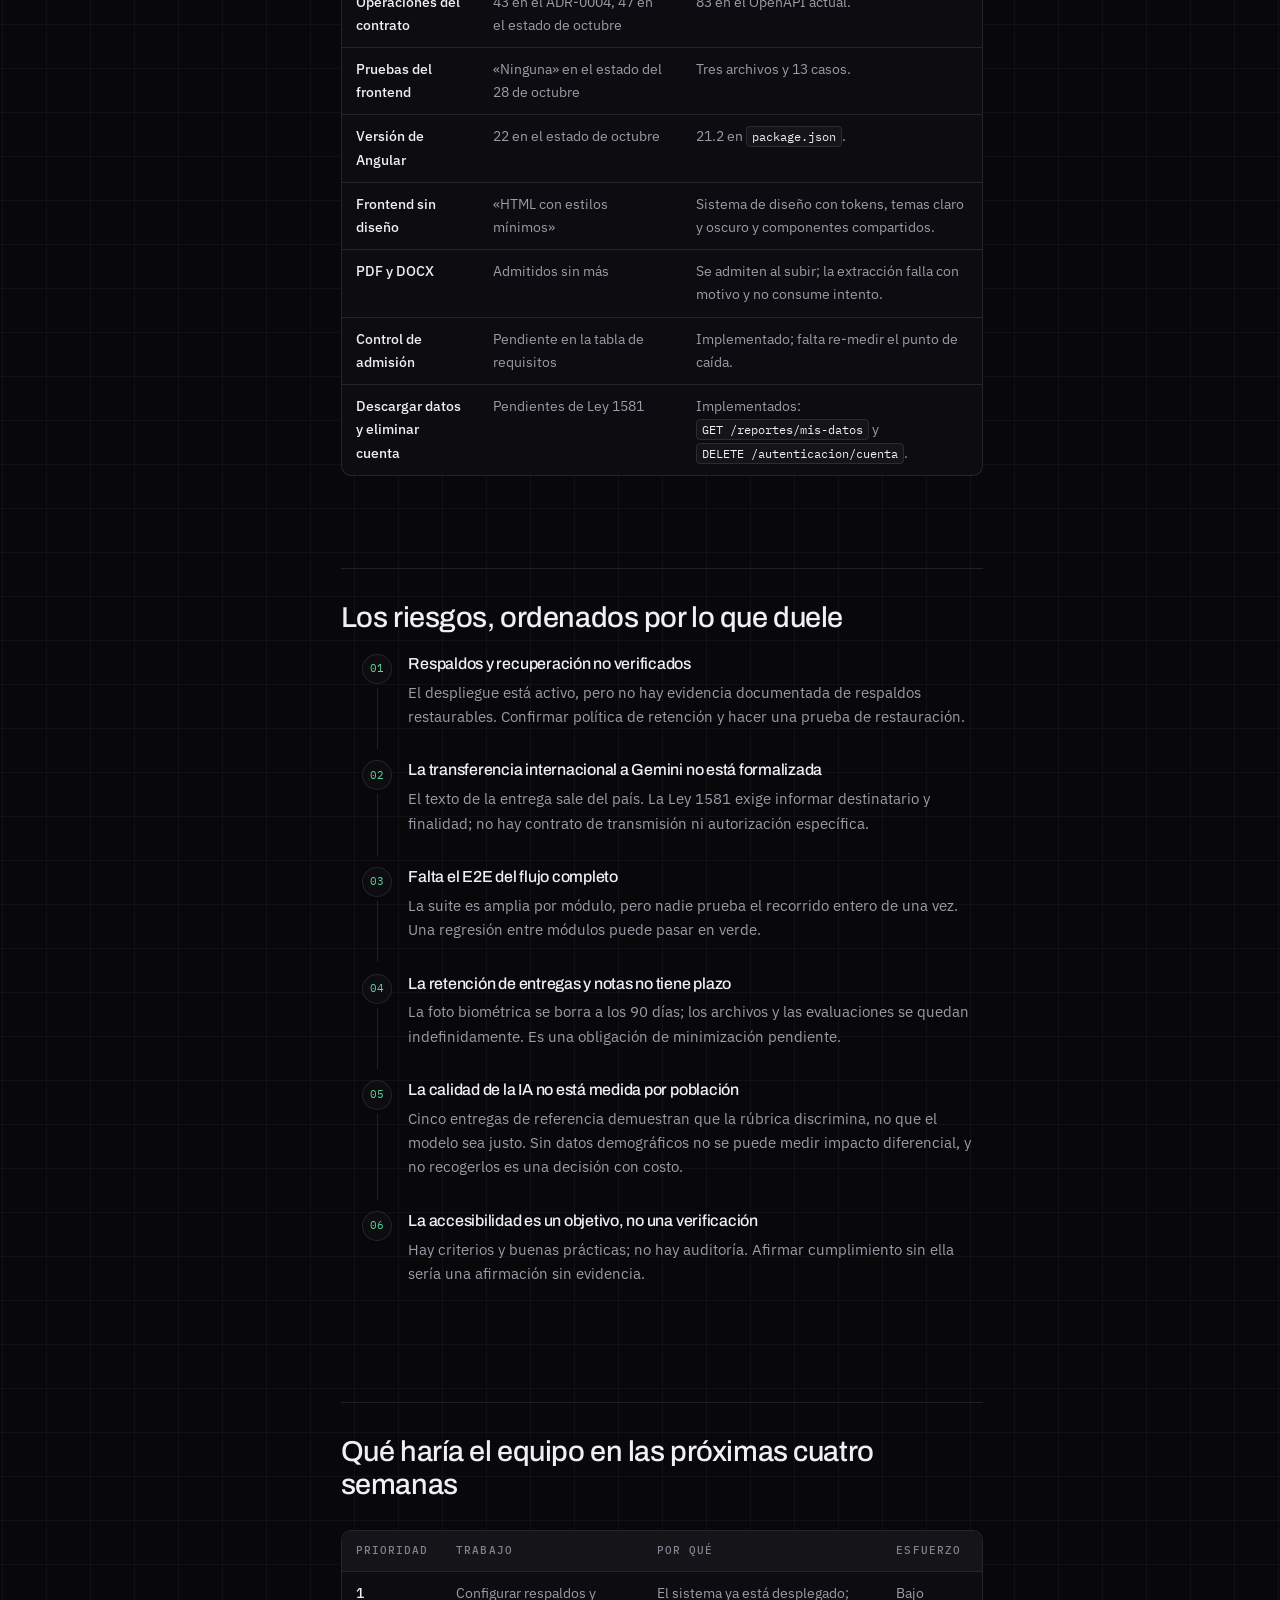
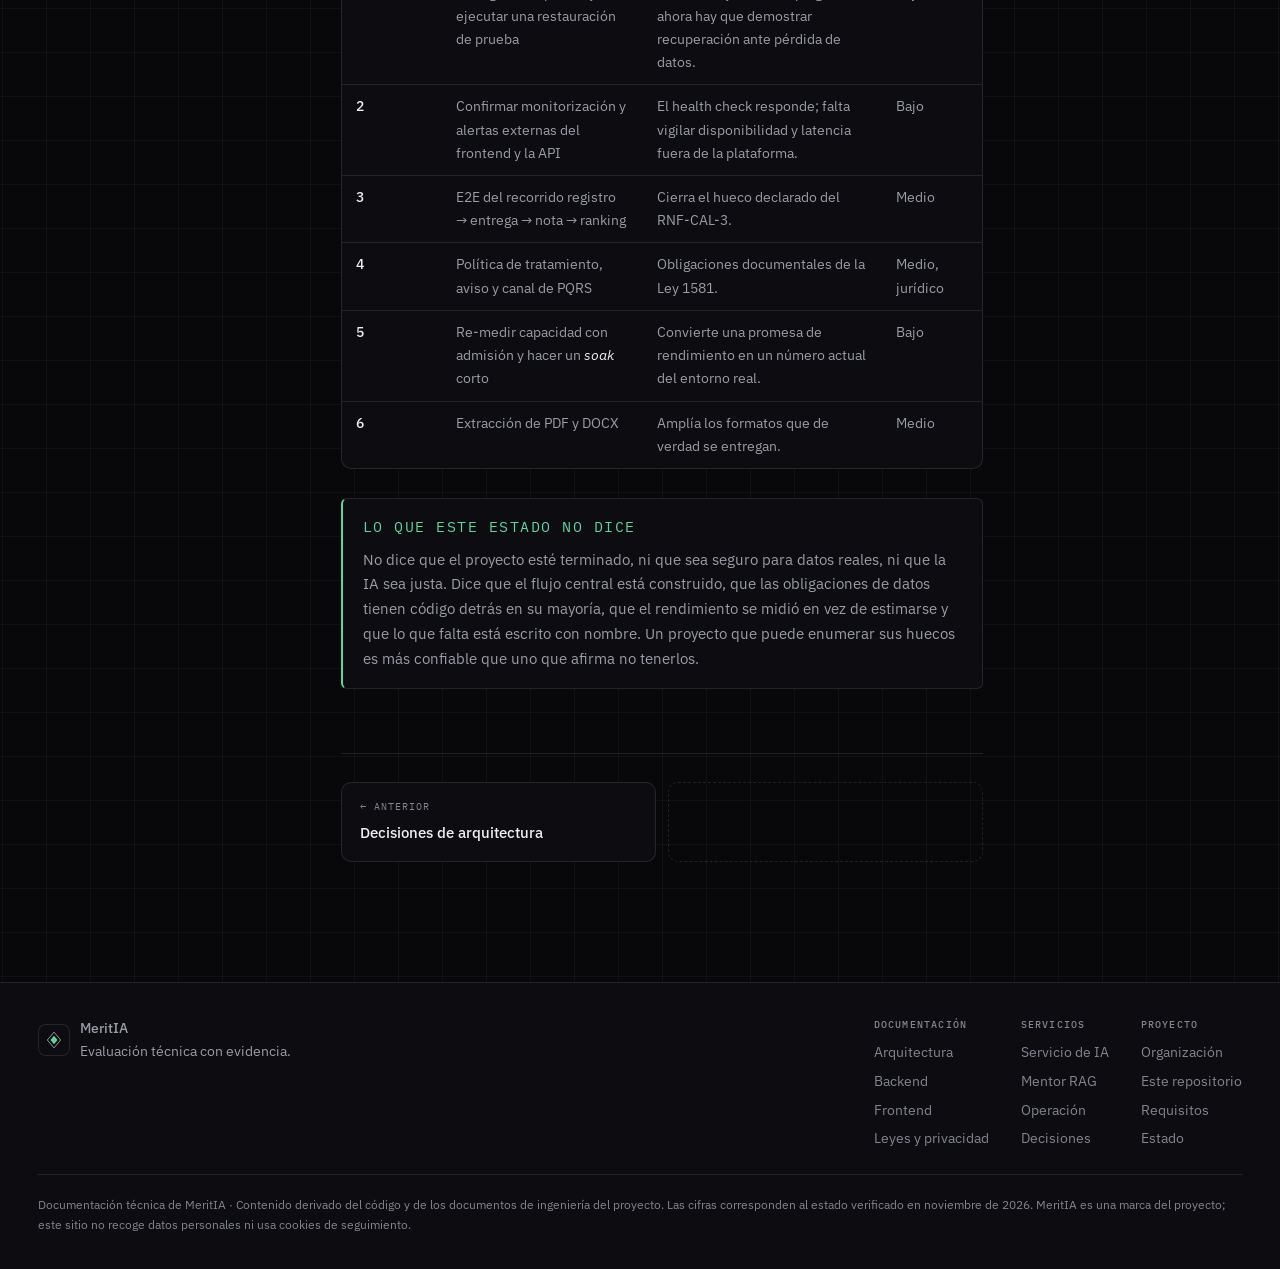
<file: estado.html>
<!doctype html>
<html lang="es" data-page="estado">
<head>
  <meta charset="utf-8">
  <meta name="viewport" content="width=device-width, initial-scale=1, viewport-fit=cover">
  <title>Estado del proyecto · MeritIA</title>
  <meta name="description" content="Qué está implementado, qué está parcial y qué no se ha construido, con cifras verificadas en noviembre de 2026.">
  <meta name="author" content="MeritIA">
  <meta name="theme-color" content="#08080a" media="(prefers-color-scheme: dark)">
  <meta name="theme-color" content="#f7f7f8" media="(prefers-color-scheme: light)">
  <meta name="color-scheme" content="dark light">
  <link rel="canonical" href="https://meritia.github.io/maritIAdocs/estado.html">
  <link rel="icon" href="favicon.svg" type="image/svg+xml">
  <link rel="apple-touch-icon" href="assets/img/logo.svg">
  <link rel="preconnect" href="https://fonts.googleapis.com">
  <link rel="preconnect" href="https://fonts.gstatic.com" crossorigin>
  <link href="https://fonts.googleapis.com/css2?family=Archivo:wght@300;400;500&family=IBM+Plex+Mono:wght@400;500&family=IBM+Plex+Sans:wght@400;500;600&display=swap" rel="stylesheet">
  <link rel="stylesheet" href="assets/css/site.css">
  <meta property="og:type" content="website">
  <meta property="og:site_name" content="MeritIA · Documentación">
  <meta property="og:locale" content="es_CO">
  <meta property="og:title" content="Estado del proyecto · MeritIA">
  <meta property="og:description" content="Qué está implementado, qué está parcial y qué no se ha construido, con cifras verificadas en noviembre de 2026.">
  <meta property="og:url" content="https://meritia.github.io/maritIAdocs/estado.html">
  <meta property="og:image" content="https://meritia.github.io/maritIAdocs/assets/img/og.svg">
  <meta name="twitter:card" content="summary_large_image">
  <meta name="twitter:title" content="Estado del proyecto · MeritIA">
  <meta name="twitter:description" content="Qué está implementado, qué está parcial y qué no se ha construido, con cifras verificadas en noviembre de 2026.">
  <meta name="twitter:image" content="https://meritia.github.io/maritIAdocs/assets/img/og.svg">
  <script>
    try { var t = localStorage.getItem('meritia-docs-tema'); if (t === 'claro') document.documentElement.dataset.tema = 'claro'; } catch (e) {}
  </script>
</head>
<body>
  <a class="salto" href="#contenido">Saltar al contenido</a>
  <div id="sitio-barra"></div>
  <div class="envoltura">
    <aside id="sitio-lateral"></aside>
    <main id="contenido" class="principal">
      <div class="prosa">
<header class="cabecera-pagina">
  <span class="ceja">Estado del proyecto</span>
  <h1>Qué funciona hoy, qué está a medias y qué no existe.</h1>
  <p class="entradilla">
    Esta página es el corte de realidad. Todas las cifras se pueden volver a contar en el repositorio y
    la fecha está puesta para que envejezcan a la vista. La regla: un «implementado» significa que se
    puede abrir y usar; un «parcial» significa que hay piezas pero el caso completo no se sostiene; un
    «pendiente» no se adorna.
  </p>
  <div class="metas">
    <span class="meta">Corte: 25 de noviembre de 2026</span>
    <span class="meta meta--acento">76 RF implementados</span>
    <span class="meta">83 operaciones</span>
    <span class="meta meta--acento">Frontend y API desplegados</span>
  </div>
</header>

<div class="cifras" aria-label="Cifras verificadas">
  <div class="cifra"><span class="cifra__valor">83</span><span class="cifra__etiqueta">operaciones<br>en el contrato</span></div>
  <div class="cifra"><span class="cifra__valor">586</span><span class="cifra__etiqueta">pruebas del backend<br>en CI</span></div>
  <div class="cifra"><span class="cifra__valor">81</span><span class="cifra__etiqueta">pruebas del<br>servicio de IA</span></div>
  <div class="cifra"><span class="cifra__valor">24</span><span class="cifra__etiqueta">pruebas del<br>mentor RAG</span></div>
  <div class="cifra"><span class="cifra__valor">2</span><span class="cifra__etiqueta">capas publicadas<br>web + API</span></div>
</div>

<h2 id="tabla">Los cinco componentes, en una tabla</h2>
<div class="tabla-envoltura">
  <table>
    <thead><tr><th>Componente</th><th>Qué es</th><th>Qué se puede usar</th><th>Lo que falta</th><th>Estado</th></tr></thead>
    <tbody>
      <tr>
        <td><strong>Backend</strong></td>
        <td>NestJS 12, 8 módulos, PostgreSQL 17, Redis, S3</td>
        <td>Registro, sesión, vacantes, ejercicios, entregas, evaluación asíncrona, reportes, moderación, consentimientos, avisos</td>
        <td>Respaldos, extracción de PDF/DOCX, re-medición de capacidad</td>
        <td><span class="insignia insignia--ok">desplegado · Azure</span></td>
      </tr>
      <tr>
        <td><strong>Frontend</strong></td>
        <td>Angular 21.2, sin zonas, 33 rutas, una app para web y Android</td>
        <td>Flujos de candidato, empresa, moderación y administración; diseño con tokens; APK de depuración construible</td>
        <td>Auditoría de accesibilidad y más pruebas</td>
        <td><span class="insignia insignia--ok">desplegado · Vercel</span></td>
      </tr>
      <tr>
        <td><strong>Servicio de IA</strong></td>
        <td>NestJS sin estado; Gemini 3.5 Flash; temperatura 0</td>
        <td>Evaluación contra rúbrica, validación de salida, detección de inyección, calibración manual</td>
        <td>Medición de sesgo, evaluación de impacto, calibración en CI (no puede serlo)</td>
        <td><span class="insignia insignia--ok">implementado</span> <span class="insignia insignia--parcial">calidad parcial</span></td>
      </tr>
      <tr>
        <td><strong>Mentor RAG</strong></td>
        <td>FastAPI; BM25 + vectores; fusión RRF; 7 documentos</td>
        <td>Preguntas con fuentes citadas, búsqueda de conocimiento, respuesta que admite no saber</td>
        <td>Reordenador, ingesta automática, corpus más amplio</td>
        <td><span class="insignia insignia--ok">implementado</span></td>
      </tr>
      <tr>
        <td><strong>Infraestructura</strong></td>
        <td>GitHub Actions, GHCR, Vercel y Azure Container Apps</td>
        <td>Frontend publicado; API desplegada y respondiendo en HTTPS; <code>/api/*</code> se reescribe al backend</td>
        <td>Respaldos, monitoreo externo, plan de incidentes y verificar el gate de despliegue automático</td>
        <td><span class="insignia insignia--ok">desplegado</span></td>
      </tr>
    </tbody>
  </table>
</div>

<h2 id="funciona">El recorrido que sí se sostiene</h2>
  <p>
    El flujo central del producto está construido y sus capas web y API ya están desplegadas: una empresa crea una
    vacante con ejercicios, invita o recibe postulaciones, el candidato consiente, entrega, la IA
    califica, el reclutador lee un ranking con alias y decide. El frontend se sirve desde Vercel y las
    llamadas de API llegan al backend de Azure Container Apps.
  </p>
<div class="diagrama diagrama--ancho">
  <div class="diagrama__cabecera"><span class="punto"></span>Estado del flujo principal</div>
  <div class="diagrama__lienzo">
    <div class="mermaid">
flowchart LR
  R["Registro<br/>candidato o empresa"] --> C["Consentimiento<br/>3 finalidades"]
  C --> V["Vacante publicada<br/>con rúbrica"]
  V --> P["Postulación<br/>o invitación"]
  P --> E["Entrega<br/>archivo + verificación"]
  E --> IA["Evaluación asíncrona<br/>nota + evidencia"]
  IA --> RK["Ranking con alias<br/>revelar deja rastro"]
  RK --> M["Moderación<br/>humana"]
  M --> CI["Cierre<br/>y aviso por correo"]
  CI --> T["Banco de talento<br/>solo con permiso"]
    </div>
  </div>
  <div class="diagrama__pie">Todos los pasos tienen endpoint, pantalla y pruebas. El pago al candidato y la pasarela no forman parte de este recorrido: están fuera de alcance.</div>
</div>

<div class="rejilla rejilla--2">
  <div class="tarjeta">
    <h3>Lo que se puede demostrar hoy</h3>
    <ul>
      <li>Un recurso de otra empresa responde 404, no 403.</li>
      <li>Revocar el consentimiento de IA bloquea entregas nuevas con 403.</li>
      <li>Revelar la identidad de un candidato escribe quién lo pidió y cuándo.</li>
      <li>Una entrega ilegible falla con motivo y no consume un intento.</li>
      <li>La nota no la escribe el modelo: se recalcula con los pesos.</li>
      <li>El mentor cita fragmentos y descarta citas inexistentes.</li>
    </ul>
  </div>
  <div class="tarjeta">
    <h3>Lo que no se puede demostrar todavía</h3>
    <ul>
      <li>Que el sistema aguante un pico con el control de admisión puesto: falta re-medir.</li>
      <li>Que no haya fuga de memoria: falta el <em>soak</em>.</li>
      <li>Que un respaldo se restaure: no hay respaldos.</li>
      <li>Que la IA sea justa entre grupos: no se recogen datos demográficos.</li>
      <li>Que la interfaz cumpla WCAG 2.1 AA: no hay auditoría.</li>
      <li>Que la capacidad medida en local se mantenga igual bajo carga en el entorno desplegado.</li>
    </ul>
  </div>
</div>

<h2 id="parcial">Lo parcial, con nombre y apellido</h2>
<div class="tabla-envoltura">
  <table>
    <thead><tr><th>Área</th><th>Qué hay</th><th>Qué falta</th><th>Impacto</th></tr></thead>
    <tbody>
      <tr><td>Extracción de archivos</td><td>ZIP, Markdown, TXT, IPYNB, SQL y texto plano se leen</td><td>PDF sin capa de texto y DOCX</td><td>La entrega queda fallida con motivo y no consume intento. No se califica.</td></tr>
      <tr><td>Pruebas</td><td>Unitarias, integración, seguridad y concurrencia en backend; unitarias en IA y RAG</td><td>E2E del flujo completo; más pruebas de frontend (13 hoy)</td><td>Una regresión entre módulos puede pasar la CI.</td></tr>
      <tr><td>Rendimiento</td><td>Barrido de carga con k6 y cifras reproducibles</td><td>Re-medición con admisión, recuperación tras pico y <em>soak</em></td><td>Se sabe dónde cae, no cuánto tarda en volver.</td></tr>
      <tr><td>Despliegue</td><td>Frontend publicado en Vercel; backend desplegado en Azure Container Apps; API de salud responde por HTTPS</td><td>Respaldos, observabilidad externa y confirmar el gate de despliegue automático</td><td>Los despliegues iniciales ya están hechos; faltan controles operativos.</td></tr>
      <tr><td>Derechos del titular</td><td>Acceso, supresión y revocación</td><td>Rectificación de perfil y canal de PQRS</td><td>Corregir nombre o correo exige soporte; no hay plazo formal de respuesta.</td></tr>
      <tr><td>Cumplimiento</td><td>Consentimiento granular, cifrado, auditoría y minimización</td><td>Política publicada, aviso de transferencia, RNBD, evaluación de impacto y plan de incidentes</td><td>Las obligaciones centrales tienen código; las documentales, no.</td></tr>
      <tr><td>Accesibilidad</td><td>Criterios de diseño alineados con WCAG 2.1 AA</td><td>Auditoría con herramientas y personas</td><td>Es un objetivo, no una certificación.</td></tr>
      <tr><td>Pagos</td><td>Pantalla de saldo, métodos y retiro</td><td>Pasarela real, conciliación y obligaciones financieras</td><td>Todo movimiento es simulado y así se etiqueta en la interfaz.</td></tr>
      <tr><td>Operación</td><td>Log estructurado, alertas por patrón, salud de dependencias</td><td>Respaldos, rotación de claves, trazas y monitoreo externo</td><td>Un fallo del servidor no tiene recuperación probada.</td></tr>
      <tr><td>Disponibilidad de IA</td><td>La API del backend está desplegada y responde.</td><td>El último readiness check agotó el tiempo de espera del servicio de IA; el estado RAG no se midió.</td><td>El backend está en línea, pero la evaluación está degradada; revisar URL, conectividad y credenciales del servicio.</td></tr>
    </tbody>
  </table>
</div>

<h2 id="no-existe">Lo que no existe</h2>
<ul>
  <li><strong>Pasarela de pagos.</strong> El saldo y los retiros son una simulación de producto, no dinero. No hay conciliación ni obligaciones de pasarela activadas.</li>
  <li><strong>Alta disponibilidad.</strong> No está documentada ni verificada. El despliegue no equivale por sí solo a redundancia o recuperación automática.</li>
  <li><strong>Proctoring completo.</strong> Hay verificación con cámara o modalidad alterna; no hay sesión cronometrada del lado del servidor ni detección de fraude en vivo.</li>
  <li><strong>Analítica avanzada y métricas por grupo.</strong> Exigirían recoger datos que el producto decidió no recoger. La métrica de equidad no existe y se declara.</li>
  <li><strong>Entrenamiento con entregas.</strong> No se usan para entrenar modelos. Hacerlo exigiría una finalidad nueva y consentimiento separado.</li>
  <li><strong>Aplicación publicada en tiendas.</strong> La CI construye una APK de depuración; no hay firma de producción ni publicación.</li>
  <li><strong>Correo transaccional configurado.</strong> El módulo de avisos existe y nace apagado; sin SMTP no sale un correo real.</li>
</ul>

<h2 id="verificar">Cómo se verifican las cifras</h2>
<p>
  Ninguna cifra de esta página es una estimación de memoria. Todas salen de contar archivos, ejecutar
  la suite o leer el contrato generado.
</p>
<div class="tabla-envoltura">
  <table class="tabla-compacta">
    <thead><tr><th>Cifra</th><th>Cómo se comprueba</th></tr></thead>
    <tbody>
      <tr><td>83 operaciones</td><td>Contar métodos HTTP en <code>backend/docs/openapi.json</code>: 72 rutas, 83 operaciones.</td></tr>
      <tr><td>586 pruebas del backend</td><td><code>npm run test:total</code> en <code>backend</code>. La cifra es la de la verificación de CI, no la de un archivo aislado.</td></tr>
      <tr><td>89,6 % de líneas y 77 % de ramas</td><td>Informe de cobertura de la misma ejecución.</td></tr>
      <tr><td>81 pruebas de IA</td><td>57 unitarias + 19 E2E + 5 de calibración. Las de calibración no corren en CI: gastan cuota y no son deterministas.</td></tr>
      <tr><td>24 pruebas de RAG</td><td><code>pytest</code> en <code>rag-service/tests</code>.</td></tr>
      <tr><td>40 fragmentos y 7 documentos</td><td>El índice del corpus al arrancar; <code>GET /api/v1/conocimiento/buscar</code> los devuelve con sus rangos.</td></tr>
      <tr><td>23 migraciones</td><td>Archivos en <code>backend/src/database/migrations</code>.</td></tr>
      <tr><td>76 RF y 20 RNF</td><td>Filas de <code>backend/docs/requisitos.md</code>.</td></tr>
      <tr><td>17 ADR</td><td>Archivos en <code>backend/docs/adr</code>.</td></tr>
      <tr><td>33 rutas del frontend</td><td>Entradas <code>path</code> en <code>web/src/app/app.routes.ts</code>, incluida la comodín.</td></tr>
      <tr><td>13 pruebas del frontend</td><td>Casos en los tres archivos <code>*.spec.ts</code>.</td></tr>
    </tbody>
  </table>
</div>

<h2 id="brechas">Brechas entre documento y código</h2>
<p>
  Cuando el código y un documento no coinciden, esta documentación sigue al código y lo dice. Estas son
  las diferencias conocidas, resueltas a favor de lo que se puede ejecutar:
</p>
<div class="tabla-envoltura">
  <table>
    <thead><tr><th>Tema</th><th>Documento anterior</th><th>Realidad verificada</th></tr></thead>
    <tbody>
      <tr><td>Número de módulos</td><td>Siete módulos</td><td>Ocho: se añadió <code>moderacion</code>.</td></tr>
      <tr><td>Operaciones del contrato</td><td>43 en el ADR-0004, 47 en el estado de octubre</td><td>83 en el OpenAPI actual.</td></tr>
      <tr><td>Pruebas del frontend</td><td>«Ninguna» en el estado del 28 de octubre</td><td>Tres archivos y 13 casos.</td></tr>
      <tr><td>Versión de Angular</td><td>22 en el estado de octubre</td><td>21.2 en <code>package.json</code>.</td></tr>
      <tr><td>Frontend sin diseño</td><td>«HTML con estilos mínimos»</td><td>Sistema de diseño con tokens, temas claro y oscuro y componentes compartidos.</td></tr>
      <tr><td>PDF y DOCX</td><td>Admitidos sin más</td><td>Se admiten al subir; la extracción falla con motivo y no consume intento.</td></tr>
      <tr><td>Control de admisión</td><td>Pendiente en la tabla de requisitos</td><td>Implementado; falta re-medir el punto de caída.</td></tr>
      <tr><td>Descargar datos y eliminar cuenta</td><td>Pendientes de Ley 1581</td><td>Implementados: <code>GET /reportes/mis-datos</code> y <code>DELETE /autenticacion/cuenta</code>.</td></tr>
    </tbody>
  </table>
</div>

<h2 id="riesgos">Los riesgos, ordenados por lo que duele</h2>
<ol class="pasos">
  <li><h3>Respaldos y recuperación no verificados</h3><p>El despliegue está activo, pero no hay evidencia documentada de respaldos restaurables. Confirmar política de retención y hacer una prueba de restauración.</p></li>
  <li><h3>La transferencia internacional a Gemini no está formalizada</h3><p>El texto de la entrega sale del país. La Ley 1581 exige informar destinatario y finalidad; no hay contrato de transmisión ni autorización específica.</p></li>
  <li><h3>Falta el E2E del flujo completo</h3><p>La suite es amplia por módulo, pero nadie prueba el recorrido entero de una vez. Una regresión entre módulos puede pasar en verde.</p></li>
  <li><h3>La retención de entregas y notas no tiene plazo</h3><p>La foto biométrica se borra a los 90 días; los archivos y las evaluaciones se quedan indefinidamente. Es una obligación de minimización pendiente.</p></li>
  <li><h3>La calidad de la IA no está medida por población</h3><p>Cinco entregas de referencia demuestran que la rúbrica discrimina, no que el modelo sea justo. Sin datos demográficos no se puede medir impacto diferencial, y no recogerlos es una decisión con costo.</p></li>
  <li><h3>La accesibilidad es un objetivo, no una verificación</h3><p>Hay criterios y buenas prácticas; no hay auditoría. Afirmar cumplimiento sin ella sería una afirmación sin evidencia.</p></li>
</ol>

<h2 id="siguiente">Qué haría el equipo en las próximas cuatro semanas</h2>
<div class="tabla-envoltura">
  <table>
    <thead><tr><th>Prioridad</th><th>Trabajo</th><th>Por qué</th><th>Esfuerzo</th></tr></thead>
    <tbody>
      <tr><td>1</td><td>Configurar respaldos y ejecutar una restauración de prueba</td><td>El sistema ya está desplegado; ahora hay que demostrar recuperación ante pérdida de datos.</td><td>Bajo</td></tr>
      <tr><td>2</td><td>Confirmar monitorización y alertas externas del frontend y la API</td><td>El health check responde; falta vigilar disponibilidad y latencia fuera de la plataforma.</td><td>Bajo</td></tr>
      <tr><td>3</td><td>E2E del recorrido registro → entrega → nota → ranking</td><td>Cierra el hueco declarado del RNF-CAL-3.</td><td>Medio</td></tr>
      <tr><td>4</td><td>Política de tratamiento, aviso y canal de PQRS</td><td>Obligaciones documentales de la Ley 1581.</td><td>Medio, jurídico</td></tr>
      <tr><td>5</td><td>Re-medir capacidad con admisión y hacer un <em>soak</em> corto</td><td>Convierte una promesa de rendimiento en un número actual del entorno real.</td><td>Bajo</td></tr>
      <tr><td>6</td><td>Extracción de PDF y DOCX</td><td>Amplía los formatos que de verdad se entregan.</td><td>Medio</td></tr>
    </tbody>
  </table>
</div>

<div class="aviso aviso--ok">
  <p class="aviso__titulo">Lo que este estado no dice</p>
  <p>
    No dice que el proyecto esté terminado, ni que sea seguro para datos reales, ni que la IA sea justa.
    Dice que el flujo central está construido, que las obligaciones de datos tienen código detrás en su
    mayoría, que el rendimiento se midió en vez de estimarse y que lo que falta está escrito con nombre.
    Un proyecto que puede enumerar sus huecos es más confiable que uno que afirma no tenerlos.
  </p>
</div>
      </div>
      <nav class="paginacion" aria-label="Navegación entre páginas">
        <a href="decisiones.html"><span>← Anterior</span><strong>Decisiones de arquitectura</strong></a>
        <div class="paginacion__vacio" aria-hidden="true"></div>
      </nav>
    </main>
    <aside id="sitio-toc" aria-label="Contenido de la página"></aside>
  </div>
  <div id="sitio-pie"></div>
  <noscript>
    <div style="max-width:900px;margin:0 auto;padding:24px">
      <p><strong>La navegación lateral necesita JavaScript.</strong> Estas son las secciones:</p>
      <ul>
        <li><a href="index.html">MeritIA · Documentación</a></li>
        <li><a href="arquitectura.html">Arquitectura</a></li>
        <li><a href="frontend.html">Frontend</a></li>
        <li><a href="backend.html">Backend</a></li>
        <li><a href="ia.html">Servicio de IA</a></li>
        <li><a href="rag.html">Mentor RAG</a></li>
        <li><a href="leyes.html">Leyes y privacidad</a></li>
        <li><a href="requisitos.html">Requisitos</a></li>
        <li><a href="operacion.html">Operación</a></li>
        <li><a href="decisiones.html">Decisiones de arquitectura</a></li>
        <li><a href="estado.html">Estado del proyecto</a></li>
      </ul>
    </div>
  </noscript>
  <script src="assets/js/mermaid.min.js" defer></script>
  <script src="assets/js/site.js" defer></script>
</body>
</html>
</file>
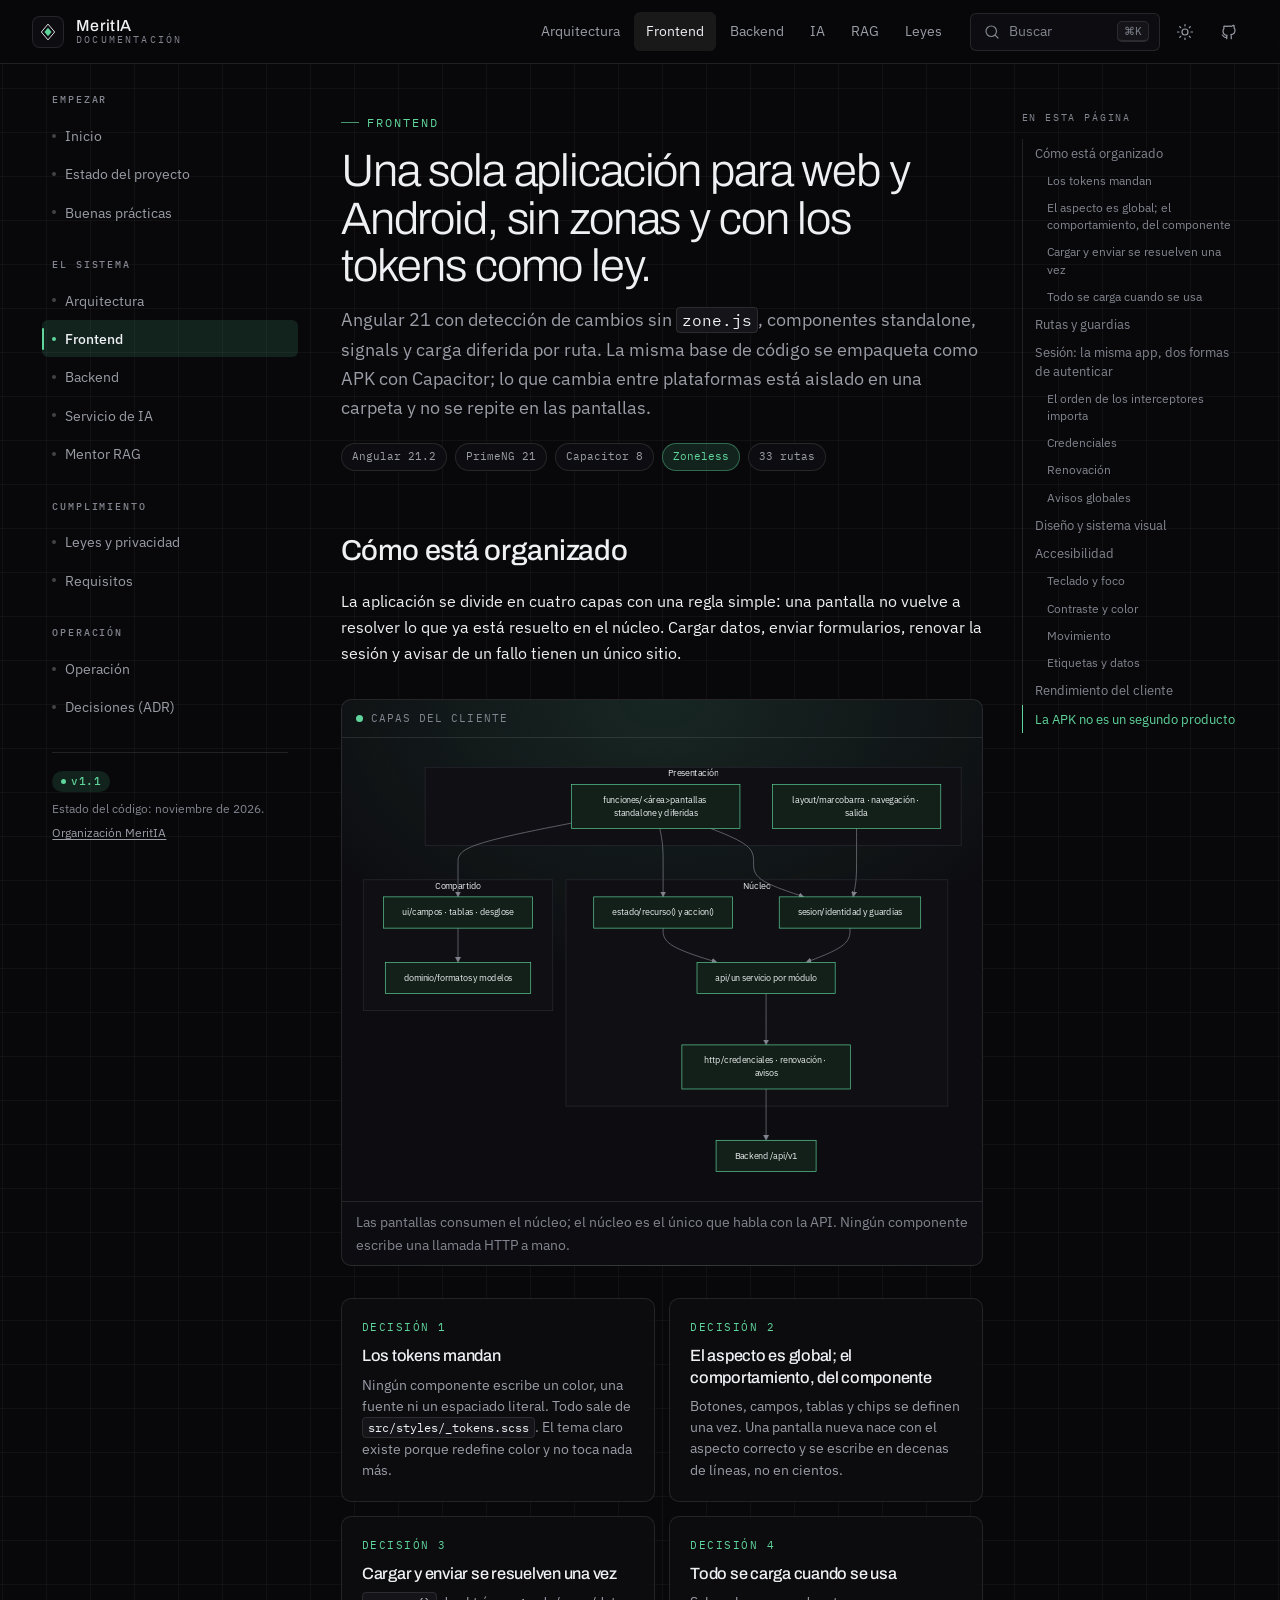
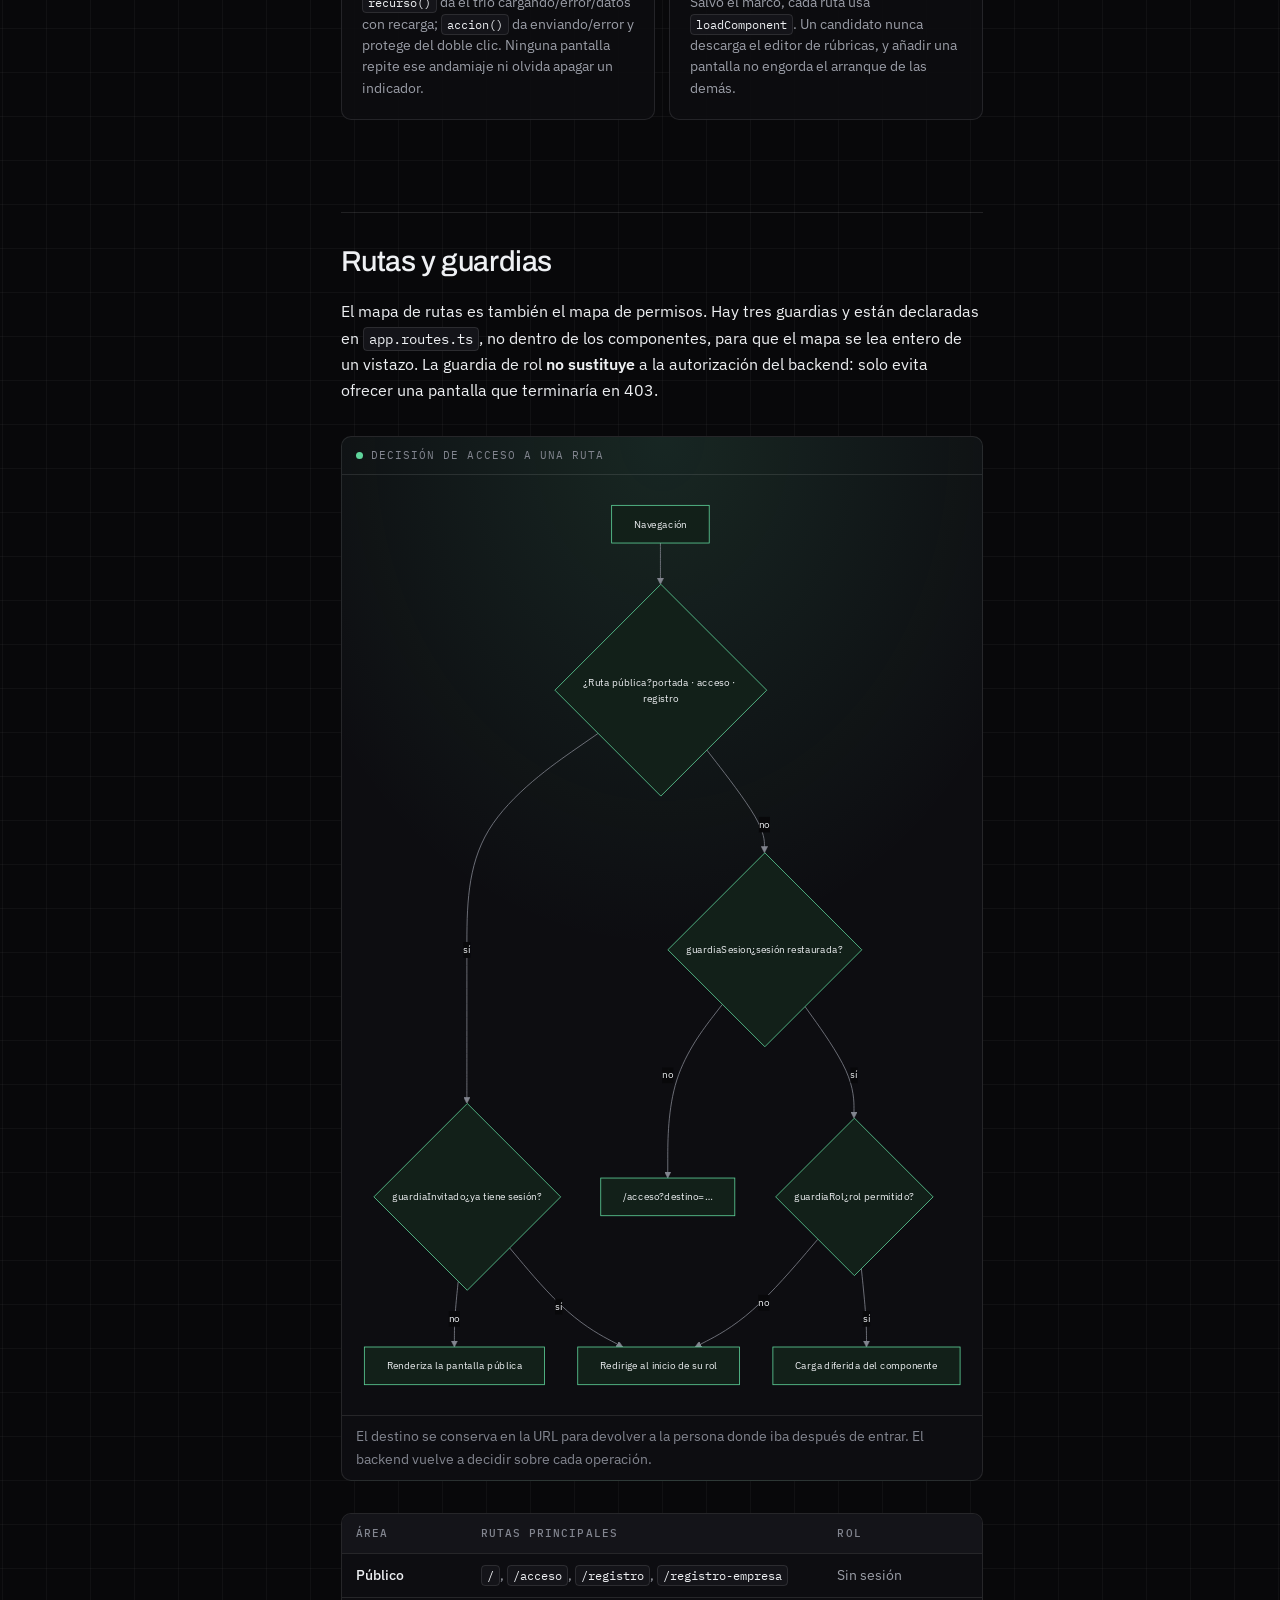
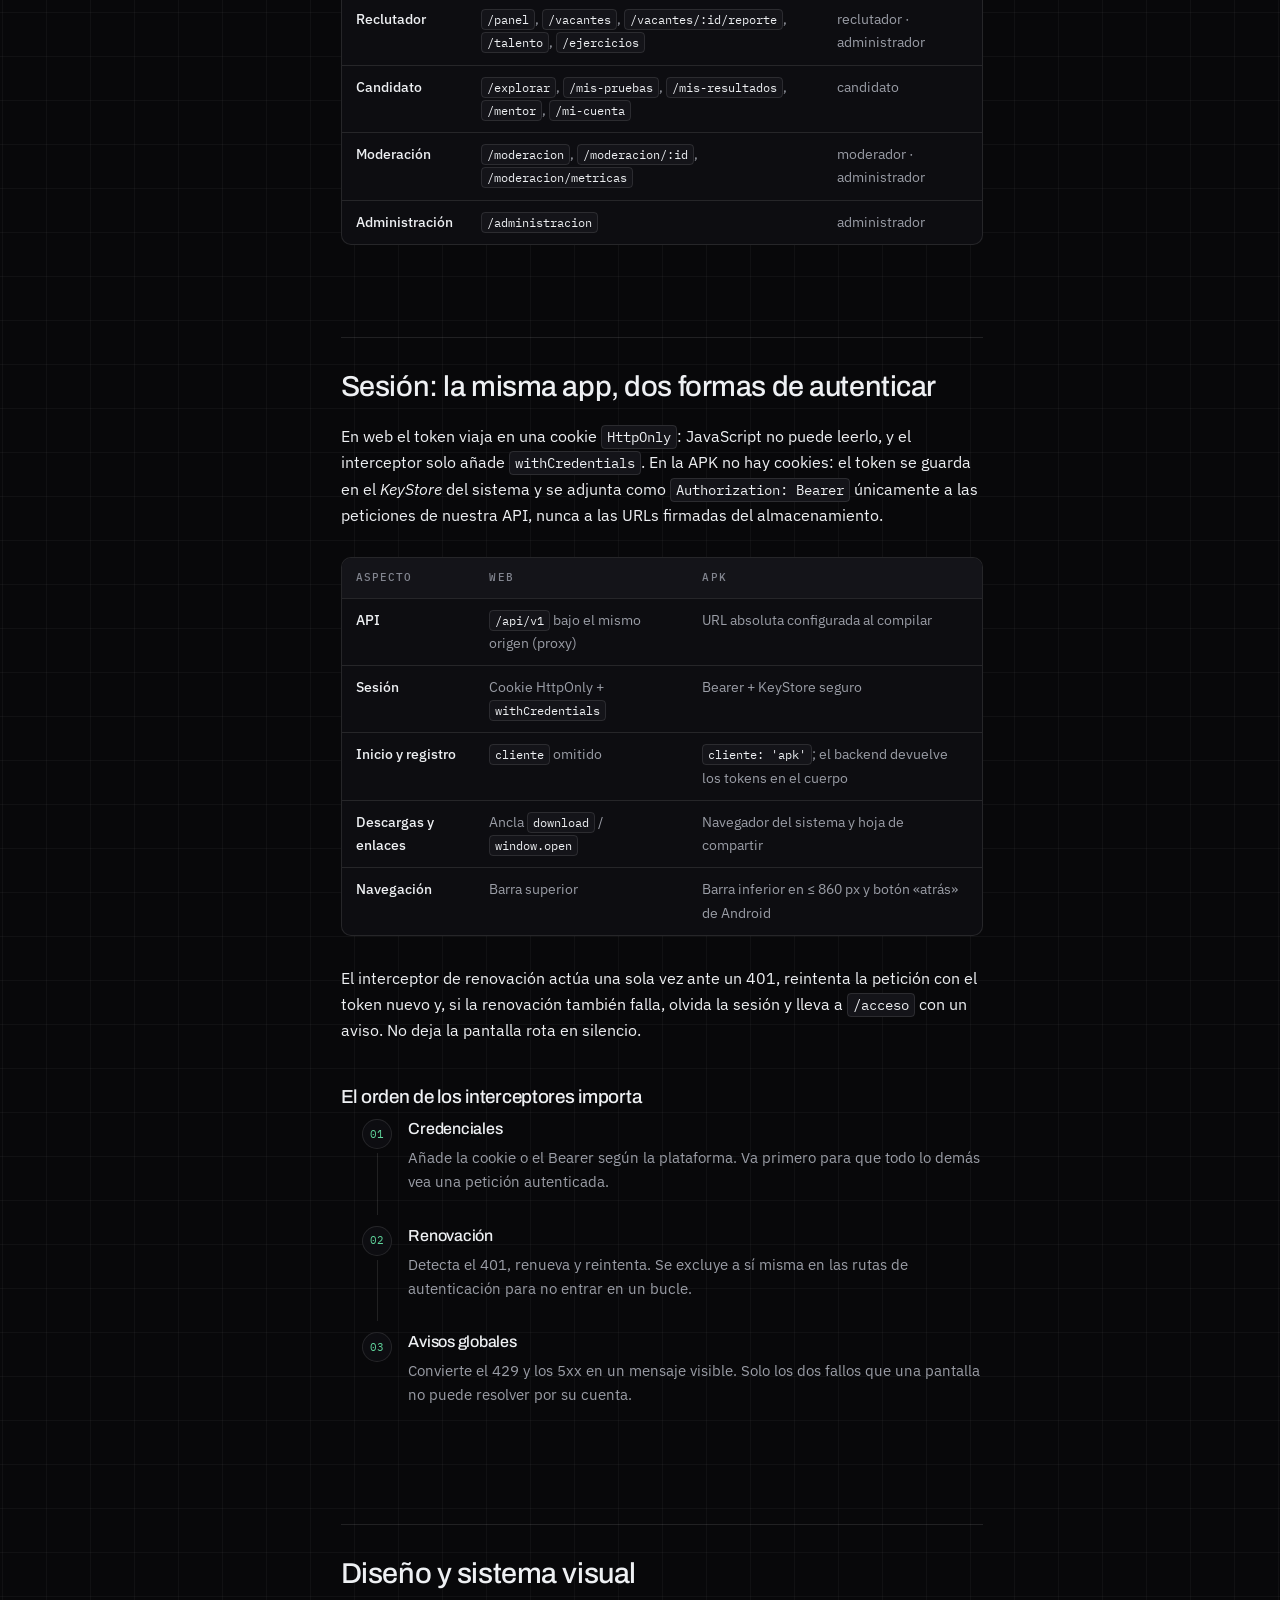
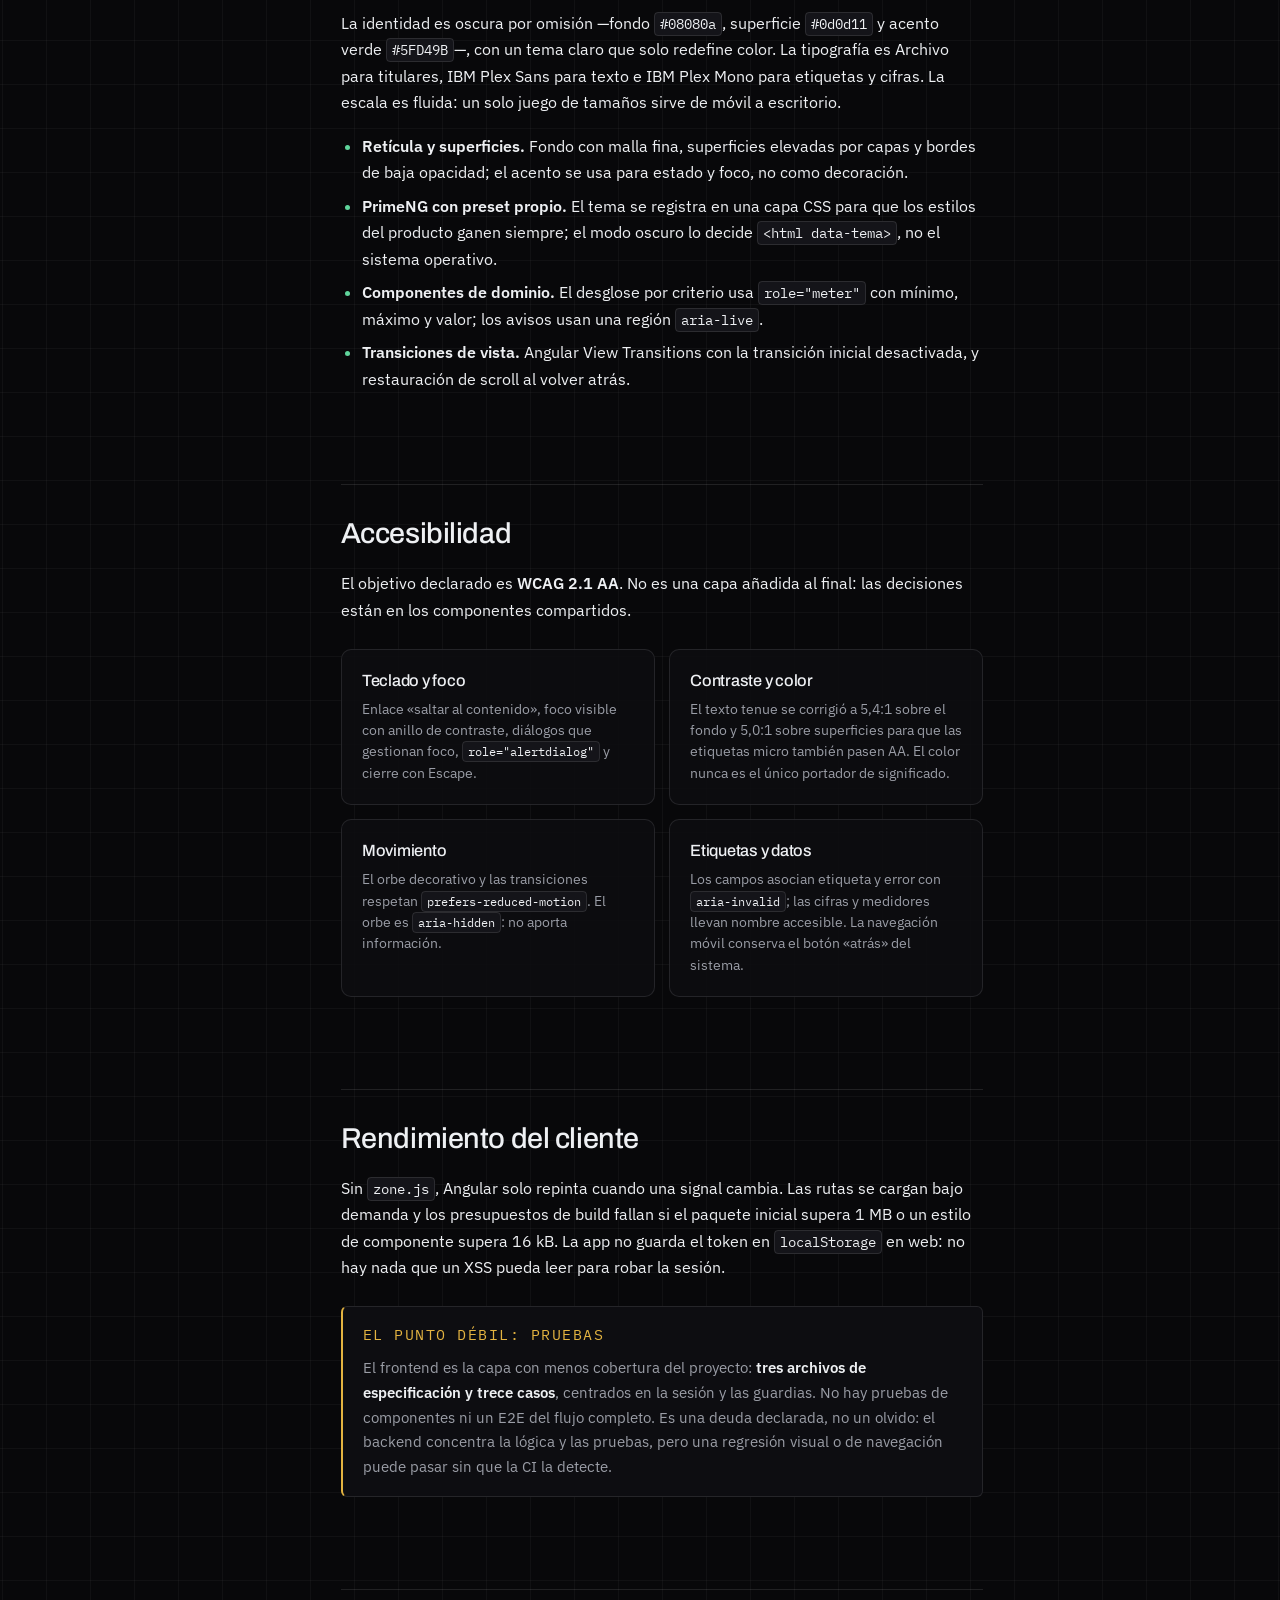
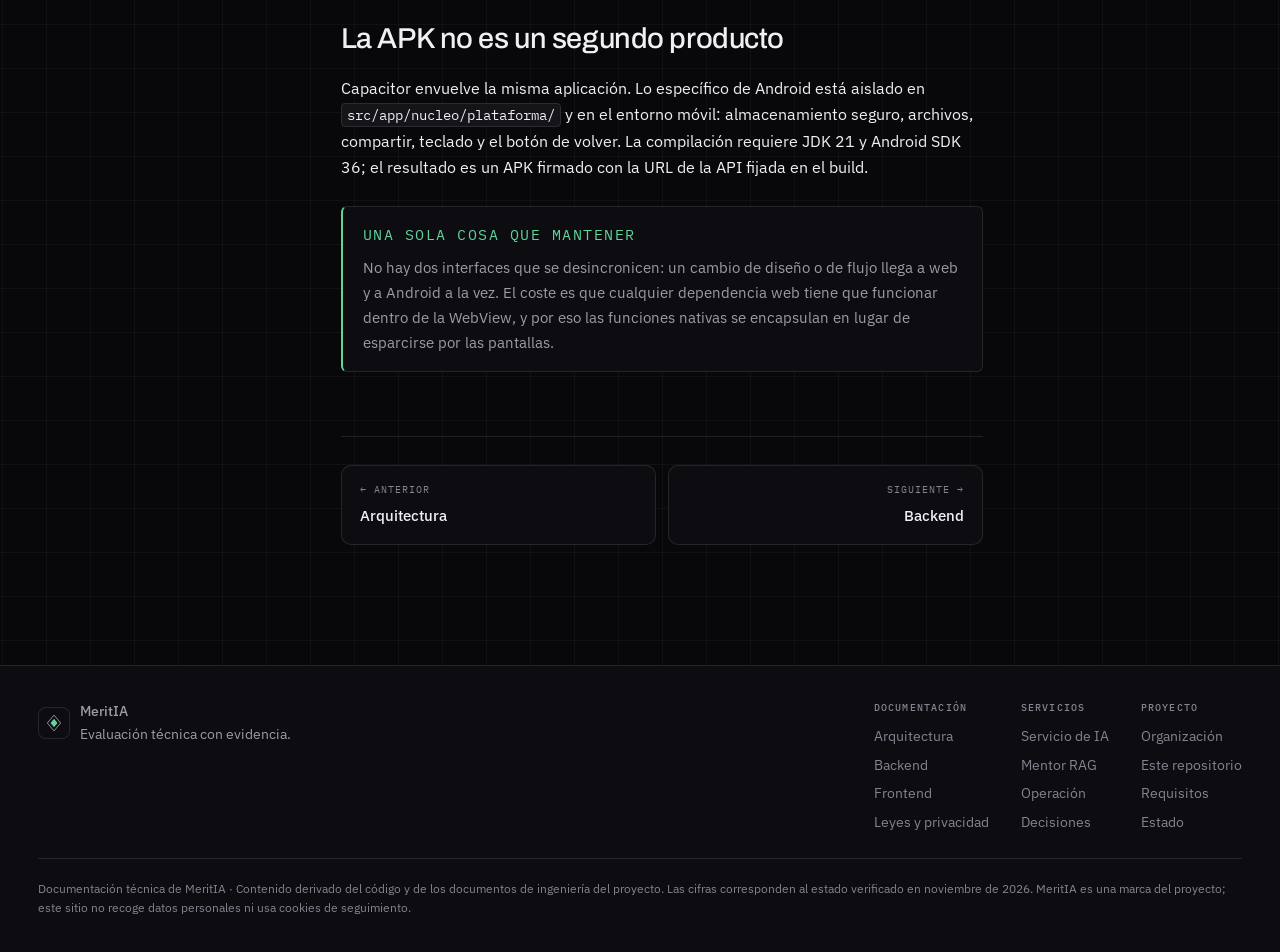
<file: frontend.html>
<!doctype html>
<html lang="es" data-page="frontend">
<head>
  <meta charset="utf-8">
  <meta name="viewport" content="width=device-width, initial-scale=1, viewport-fit=cover">
  <title>Frontend · MeritIA</title>
  <meta name="description" content="Angular 21 sin zonas, signals, rutas diferidas, guardias de rol, diseño con tokens y una sola app para web y Android.">
  <meta name="author" content="MeritIA">
  <meta name="theme-color" content="#08080a" media="(prefers-color-scheme: dark)">
  <meta name="theme-color" content="#f7f7f8" media="(prefers-color-scheme: light)">
  <meta name="color-scheme" content="dark light">
  <link rel="canonical" href="https://meritia.github.io/maritIAdocs/frontend.html">
  <link rel="icon" href="favicon.svg" type="image/svg+xml">
  <link rel="apple-touch-icon" href="assets/img/logo.svg">
  <link rel="preconnect" href="https://fonts.googleapis.com">
  <link rel="preconnect" href="https://fonts.gstatic.com" crossorigin>
  <link href="https://fonts.googleapis.com/css2?family=Archivo:wght@300;400;500&family=IBM+Plex+Mono:wght@400;500&family=IBM+Plex+Sans:wght@400;500;600&display=swap" rel="stylesheet">
  <link rel="stylesheet" href="assets/css/site.css">
  <meta property="og:type" content="website">
  <meta property="og:site_name" content="MeritIA · Documentación">
  <meta property="og:locale" content="es_CO">
  <meta property="og:title" content="Frontend · MeritIA">
  <meta property="og:description" content="Angular 21 sin zonas, signals, rutas diferidas, guardias de rol, diseño con tokens y una sola app para web y Android.">
  <meta property="og:url" content="https://meritia.github.io/maritIAdocs/frontend.html">
  <meta property="og:image" content="https://meritia.github.io/maritIAdocs/assets/img/og.svg">
  <meta name="twitter:card" content="summary_large_image">
  <meta name="twitter:title" content="Frontend · MeritIA">
  <meta name="twitter:description" content="Angular 21 sin zonas, signals, rutas diferidas, guardias de rol, diseño con tokens y una sola app para web y Android.">
  <meta name="twitter:image" content="https://meritia.github.io/maritIAdocs/assets/img/og.svg">
  <script>
    try { var t = localStorage.getItem('meritia-docs-tema'); if (t === 'claro') document.documentElement.dataset.tema = 'claro'; } catch (e) {}
  </script>
</head>
<body>
  <a class="salto" href="#contenido">Saltar al contenido</a>
  <div id="sitio-barra"></div>
  <div class="envoltura">
    <aside id="sitio-lateral"></aside>
    <main id="contenido" class="principal">
      <div class="prosa">
<header class="cabecera-pagina">
  <span class="ceja">Frontend</span>
  <h1>Una sola aplicación para web y Android, sin zonas y con los tokens como ley.</h1>
  <p class="entradilla">
    Angular 21 con detección de cambios sin <code>zone.js</code>, componentes standalone, signals y
    carga diferida por ruta. La misma base de código se empaqueta como APK con Capacitor; lo que
    cambia entre plataformas está aislado en una carpeta y no se repite en las pantallas.
  </p>
  <div class="metas">
    <span class="meta">Angular 21.2</span>
    <span class="meta">PrimeNG 21</span>
    <span class="meta">Capacitor 8</span>
    <span class="meta meta--acento">Zoneless</span>
    <span class="meta">33 rutas</span>
  </div>
</header>

<h2 id="organizacion">Cómo está organizado</h2>
<p>
  La aplicación se divide en cuatro capas con una regla simple: una pantalla no vuelve a resolver
  lo que ya está resuelto en el núcleo. Cargar datos, enviar formularios, renovar la sesión y avisar
  de un fallo tienen un único sitio.
</p>

<div class="diagrama">
  <div class="diagrama__cabecera"><span class="punto"></span>Capas del cliente</div>
  <div class="diagrama__lienzo">
    <div class="mermaid">
flowchart TB
  subgraph Pres["Presentación"]
    F["funciones/&lt;área&gt;<br/>pantallas standalone y diferidas"]
    M["layout/marco<br/>barra · navegación · salida"]
  end

  subgraph Nucleo["Núcleo"]
    S["sesion/<br/>identidad y guardias"]
    H["http/<br/>credenciales · renovación · avisos"]
    A["api/<br/>un servicio por módulo"]
    E["estado/<br/>recurso() y accion()"]
  end

  subgraph Comp["Compartido"]
    U["ui/<br/>campos · tablas · desglose"]
    D["dominio/<br/>formatos y modelos"]
  end

  B["Backend /api/v1"]

  F --> S
  F --> E
  F --> U
  M --> S
  E --> A
  A --> H
  H --> B
  S --> A
  U --> D
    </div>
  </div>
  <div class="diagrama__pie">Las pantallas consumen el núcleo; el núcleo es el único que habla con la API. Ningún componente escribe una llamada HTTP a mano.</div>
</div>

<div class="rejilla rejilla--2">
  <div class="tarjeta">
    <span class="tarjeta__num">Decisión 1</span>
    <h3>Los tokens mandan</h3>
    <p>Ningún componente escribe un color, una fuente ni un espaciado literal. Todo sale de <code>src/styles/_tokens.scss</code>. El tema claro existe porque redefine color y no toca nada más.</p>
  </div>
  <div class="tarjeta">
    <span class="tarjeta__num">Decisión 2</span>
    <h3>El aspecto es global; el comportamiento, del componente</h3>
    <p>Botones, campos, tablas y chips se definen una vez. Una pantalla nueva nace con el aspecto correcto y se escribe en decenas de líneas, no en cientos.</p>
  </div>
  <div class="tarjeta">
    <span class="tarjeta__num">Decisión 3</span>
    <h3>Cargar y enviar se resuelven una vez</h3>
    <p><code>recurso()</code> da el trío cargando/error/datos con recarga; <code>accion()</code> da enviando/error y protege del doble clic. Ninguna pantalla repite ese andamiaje ni olvida apagar un indicador.</p>
  </div>
  <div class="tarjeta">
    <span class="tarjeta__num">Decisión 4</span>
    <h3>Todo se carga cuando se usa</h3>
    <p>Salvo el marco, cada ruta usa <code>loadComponent</code>. Un candidato nunca descarga el editor de rúbricas, y añadir una pantalla no engorda el arranque de las demás.</p>
  </div>
</div>

<h2 id="rutas">Rutas y guardias</h2>
<p>
  El mapa de rutas es también el mapa de permisos. Hay tres guardias y están declaradas en
  <code>app.routes.ts</code>, no dentro de los componentes, para que el mapa se lea entero de un
  vistazo. La guardia de rol <strong>no sustituye</strong> a la autorización del backend: solo evita
  ofrecer una pantalla que terminaría en 403.
</p>

<div class="diagrama">
  <div class="diagrama__cabecera"><span class="punto"></span>Decisión de acceso a una ruta</div>
  <div class="diagrama__lienzo">
    <div class="mermaid">
flowchart TD
  N["Navegación"] --> Q{"¿Ruta pública?<br/>portada · acceso · registro"}
  Q -->|"sí"| G1{"guardiaInvitado<br/>¿ya tiene sesión?"}
  G1 -->|"no"| PUB["Renderiza la pantalla pública"]
  G1 -->|"sí"| HOME["Redirige al inicio de su rol"]

  Q -->|"no"| G2{"guardiaSesion<br/>¿sesión restaurada?"}
  G2 -->|"no"| ACC["/acceso?destino=…"]
  G2 -->|"sí"| G3{"guardiaRol<br/>¿rol permitido?"}
  G3 -->|"sí"| C["Carga diferida del componente"]
  G3 -->|"no"| HOME
    </div>
  </div>
  <div class="diagrama__pie">El destino se conserva en la URL para devolver a la persona donde iba después de entrar. El backend vuelve a decidir sobre cada operación.</div>
</div>

<div class="tabla-envoltura">
  <table>
    <thead><tr><th>Área</th><th>Rutas principales</th><th>Rol</th></tr></thead>
    <tbody>
      <tr><td>Público</td><td><code>/</code>, <code>/acceso</code>, <code>/registro</code>, <code>/registro-empresa</code></td><td>Sin sesión</td></tr>
      <tr><td>Reclutador</td><td><code>/panel</code>, <code>/vacantes</code>, <code>/vacantes/:id/reporte</code>, <code>/talento</code>, <code>/ejercicios</code></td><td>reclutador · administrador</td></tr>
      <tr><td>Candidato</td><td><code>/explorar</code>, <code>/mis-pruebas</code>, <code>/mis-resultados</code>, <code>/mentor</code>, <code>/mi-cuenta</code></td><td>candidato</td></tr>
      <tr><td>Moderación</td><td><code>/moderacion</code>, <code>/moderacion/:id</code>, <code>/moderacion/metricas</code></td><td>moderador · administrador</td></tr>
      <tr><td>Administración</td><td><code>/administracion</code></td><td>administrador</td></tr>
    </tbody>
  </table>
</div>

<h2 id="sesion">Sesión: la misma app, dos formas de autenticar</h2>
<p>
  En web el token viaja en una cookie <code>HttpOnly</code>: JavaScript no puede leerlo, y el
  interceptor solo añade <code>withCredentials</code>. En la APK no hay cookies: el token se guarda
  en el <em>KeyStore</em> del sistema y se adjunta como <code>Authorization: Bearer</code> únicamente
  a las peticiones de nuestra API, nunca a las URLs firmadas del almacenamiento.
</p>

<div class="tabla-envoltura">
  <table>
    <thead><tr><th>Aspecto</th><th>Web</th><th>APK</th></tr></thead>
    <tbody>
      <tr><td>API</td><td><code>/api/v1</code> bajo el mismo origen (proxy)</td><td>URL absoluta configurada al compilar</td></tr>
      <tr><td>Sesión</td><td>Cookie HttpOnly + <code>withCredentials</code></td><td>Bearer + KeyStore seguro</td></tr>
      <tr><td>Inicio y registro</td><td><code>cliente</code> omitido</td><td><code>cliente: 'apk'</code>; el backend devuelve los tokens en el cuerpo</td></tr>
      <tr><td>Descargas y enlaces</td><td>Ancla <code>download</code> / <code>window.open</code></td><td>Navegador del sistema y hoja de compartir</td></tr>
      <tr><td>Navegación</td><td>Barra superior</td><td>Barra inferior en ≤ 860 px y botón «atrás» de Android</td></tr>
    </tbody>
  </table>
</div>

<p>
  El interceptor de renovación actúa una sola vez ante un 401, reintenta la petición con el token
  nuevo y, si la renovación también falla, olvida la sesión y lleva a <code>/acceso</code> con un
  aviso. No deja la pantalla rota en silencio.
</p>

<h3>El orden de los interceptores importa</h3>
<ol class="pasos">
  <li><h3>Credenciales</h3><p>Añade la cookie o el Bearer según la plataforma. Va primero para que todo lo demás vea una petición autenticada.</p></li>
  <li><h3>Renovación</h3><p>Detecta el 401, renueva y reintenta. Se excluye a sí misma en las rutas de autenticación para no entrar en un bucle.</p></li>
  <li><h3>Avisos globales</h3><p>Convierte el 429 y los 5xx en un mensaje visible. Solo los dos fallos que una pantalla no puede resolver por su cuenta.</p></li>
</ol>

<h2 id="diseno">Diseño y sistema visual</h2>
<p>
  La identidad es oscura por omisión —fondo <code>#08080a</code>, superficie <code>#0d0d11</code> y
  acento verde <code>#5FD49B</code>—, con un tema claro que solo redefine color. La tipografía es
  Archivo para titulares, IBM Plex Sans para texto e IBM Plex Mono para etiquetas y cifras. La escala
  es fluida: un solo juego de tamaños sirve de móvil a escritorio.
</p>
<ul>
  <li><strong>Retícula y superficies.</strong> Fondo con malla fina, superficies elevadas por capas y bordes de baja opacidad; el acento se usa para estado y foco, no como decoración.</li>
  <li><strong>PrimeNG con preset propio.</strong> El tema se registra en una capa CSS para que los estilos del producto ganen siempre; el modo oscuro lo decide <code>&lt;html data-tema&gt;</code>, no el sistema operativo.</li>
  <li><strong>Componentes de dominio.</strong> El desglose por criterio usa <code>role="meter"</code> con mínimo, máximo y valor; los avisos usan una región <code>aria-live</code>.</li>
  <li><strong>Transiciones de vista.</strong> Angular View Transitions con la transición inicial desactivada, y restauración de scroll al volver atrás.</li>
</ul>

<h2 id="accesibilidad">Accesibilidad</h2>
<p>
  El objetivo declarado es <strong>WCAG 2.1 AA</strong>. No es una capa añadida al final: las
  decisiones están en los componentes compartidos.
</p>
<div class="rejilla rejilla--2">
  <div class="tarjeta">
    <h3>Teclado y foco</h3>
    <p>Enlace «saltar al contenido», foco visible con anillo de contraste, diálogos que gestionan foco, <code>role="alertdialog"</code> y cierre con Escape.</p>
  </div>
  <div class="tarjeta">
    <h3>Contraste y color</h3>
    <p>El texto tenue se corrigió a 5,4:1 sobre el fondo y 5,0:1 sobre superficies para que las etiquetas micro también pasen AA. El color nunca es el único portador de significado.</p>
  </div>
  <div class="tarjeta">
    <h3>Movimiento</h3>
    <p>El orbe decorativo y las transiciones respetan <code>prefers-reduced-motion</code>. El orbe es <code>aria-hidden</code>: no aporta información.</p>
  </div>
  <div class="tarjeta">
    <h3>Etiquetas y datos</h3>
    <p>Los campos asocian etiqueta y error con <code>aria-invalid</code>; las cifras y medidores llevan nombre accesible. La navegación móvil conserva el botón «atrás» del sistema.</p>
  </div>
</div>

<h2 id="rendimiento">Rendimiento del cliente</h2>
<p>
  Sin <code>zone.js</code>, Angular solo repinta cuando una signal cambia. Las rutas se cargan bajo
  demanda y los presupuestos de build fallan si el paquete inicial supera 1 MB o un estilo de
  componente supera 16 kB. La app no guarda el token en <code>localStorage</code> en web: no hay nada
  que un XSS pueda leer para robar la sesión.
</p>

<div class="aviso aviso--aviso">
  <p class="aviso__titulo">El punto débil: pruebas</p>
  <p>
    El frontend es la capa con menos cobertura del proyecto: <strong>tres archivos de especificación
    y trece casos</strong>, centrados en la sesión y las guardias. No hay pruebas de componentes ni un
    E2E del flujo completo. Es una deuda declarada, no un olvido: el backend concentra la lógica y
    las pruebas, pero una regresión visual o de navegación puede pasar sin que la CI la detecte.
  </p>
</div>

<h2 id="movil">La APK no es un segundo producto</h2>
<p>
  Capacitor envuelve la misma aplicación. Lo específico de Android está aislado en
  <code>src/app/nucleo/plataforma/</code> y en el entorno móvil: almacenamiento seguro, archivos,
  compartir, teclado y el botón de volver. La compilación requiere JDK 21 y Android SDK 36; el
  resultado es un APK firmado con la URL de la API fijada en el build.
</p>
<div class="aviso aviso--ok">
  <p class="aviso__titulo">Una sola cosa que mantener</p>
  <p>
    No hay dos interfaces que se desincronicen: un cambio de diseño o de flujo llega a web y a Android
    a la vez. El coste es que cualquier dependencia web tiene que funcionar dentro de la WebView, y
    por eso las funciones nativas se encapsulan en lugar de esparcirse por las pantallas.
  </p>
</div>
      </div>
      <nav class="paginacion" aria-label="Navegación entre páginas">
        <a href="arquitectura.html"><span>← Anterior</span><strong>Arquitectura</strong></a>
        <a class="paginacion__siguiente" href="backend.html"><span>Siguiente →</span><strong>Backend</strong></a>
      </nav>
    </main>
    <aside id="sitio-toc" aria-label="Contenido de la página"></aside>
  </div>
  <div id="sitio-pie"></div>
  <noscript>
    <div style="max-width:900px;margin:0 auto;padding:24px">
      <p><strong>La navegación lateral necesita JavaScript.</strong> Estas son las secciones:</p>
      <ul>
        <li><a href="index.html">MeritIA · Documentación</a></li>
        <li><a href="arquitectura.html">Arquitectura</a></li>
        <li><a href="frontend.html">Frontend</a></li>
        <li><a href="backend.html">Backend</a></li>
        <li><a href="ia.html">Servicio de IA</a></li>
        <li><a href="rag.html">Mentor RAG</a></li>
        <li><a href="leyes.html">Leyes y privacidad</a></li>
        <li><a href="requisitos.html">Requisitos</a></li>
        <li><a href="operacion.html">Operación</a></li>
        <li><a href="decisiones.html">Decisiones de arquitectura</a></li>
        <li><a href="estado.html">Estado del proyecto</a></li>
      </ul>
    </div>
  </noscript>
  <script src="assets/js/mermaid.min.js" defer></script>
  <script src="assets/js/site.js" defer></script>
</body>
</html>
</file>
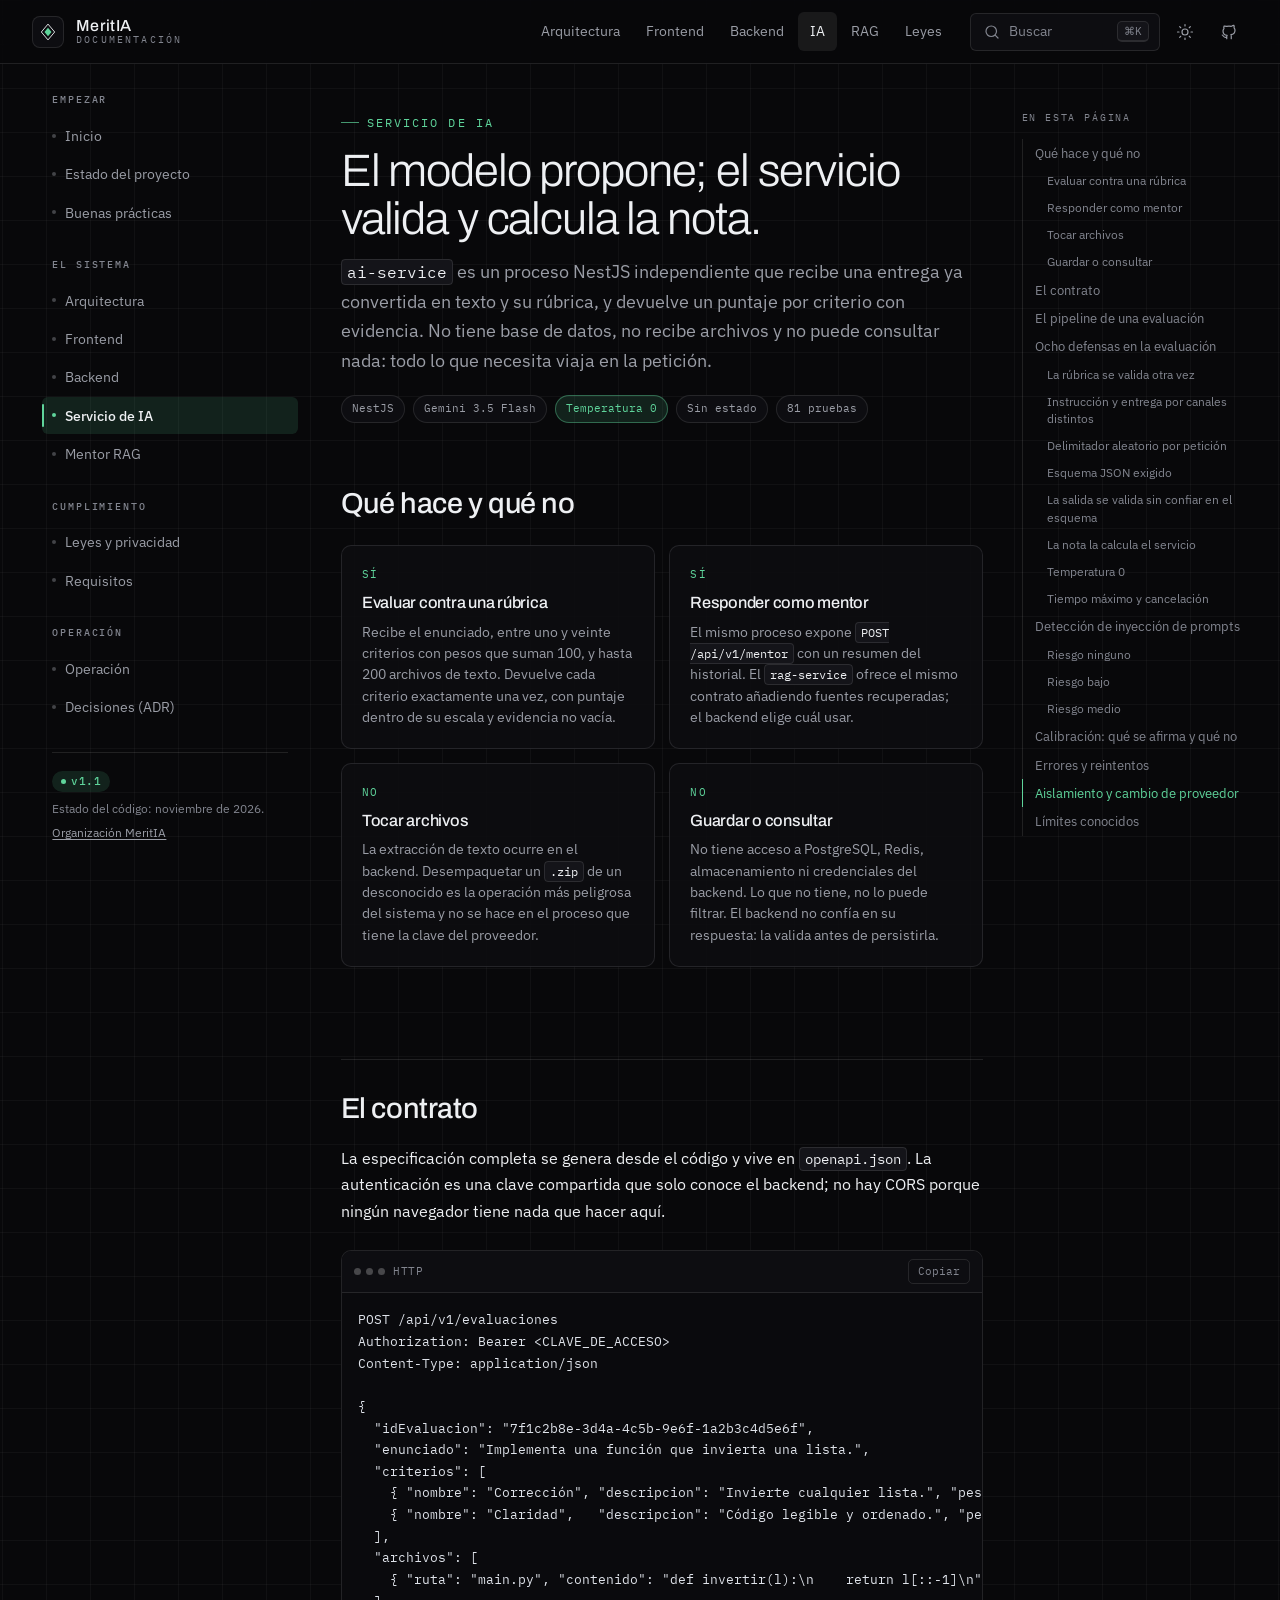
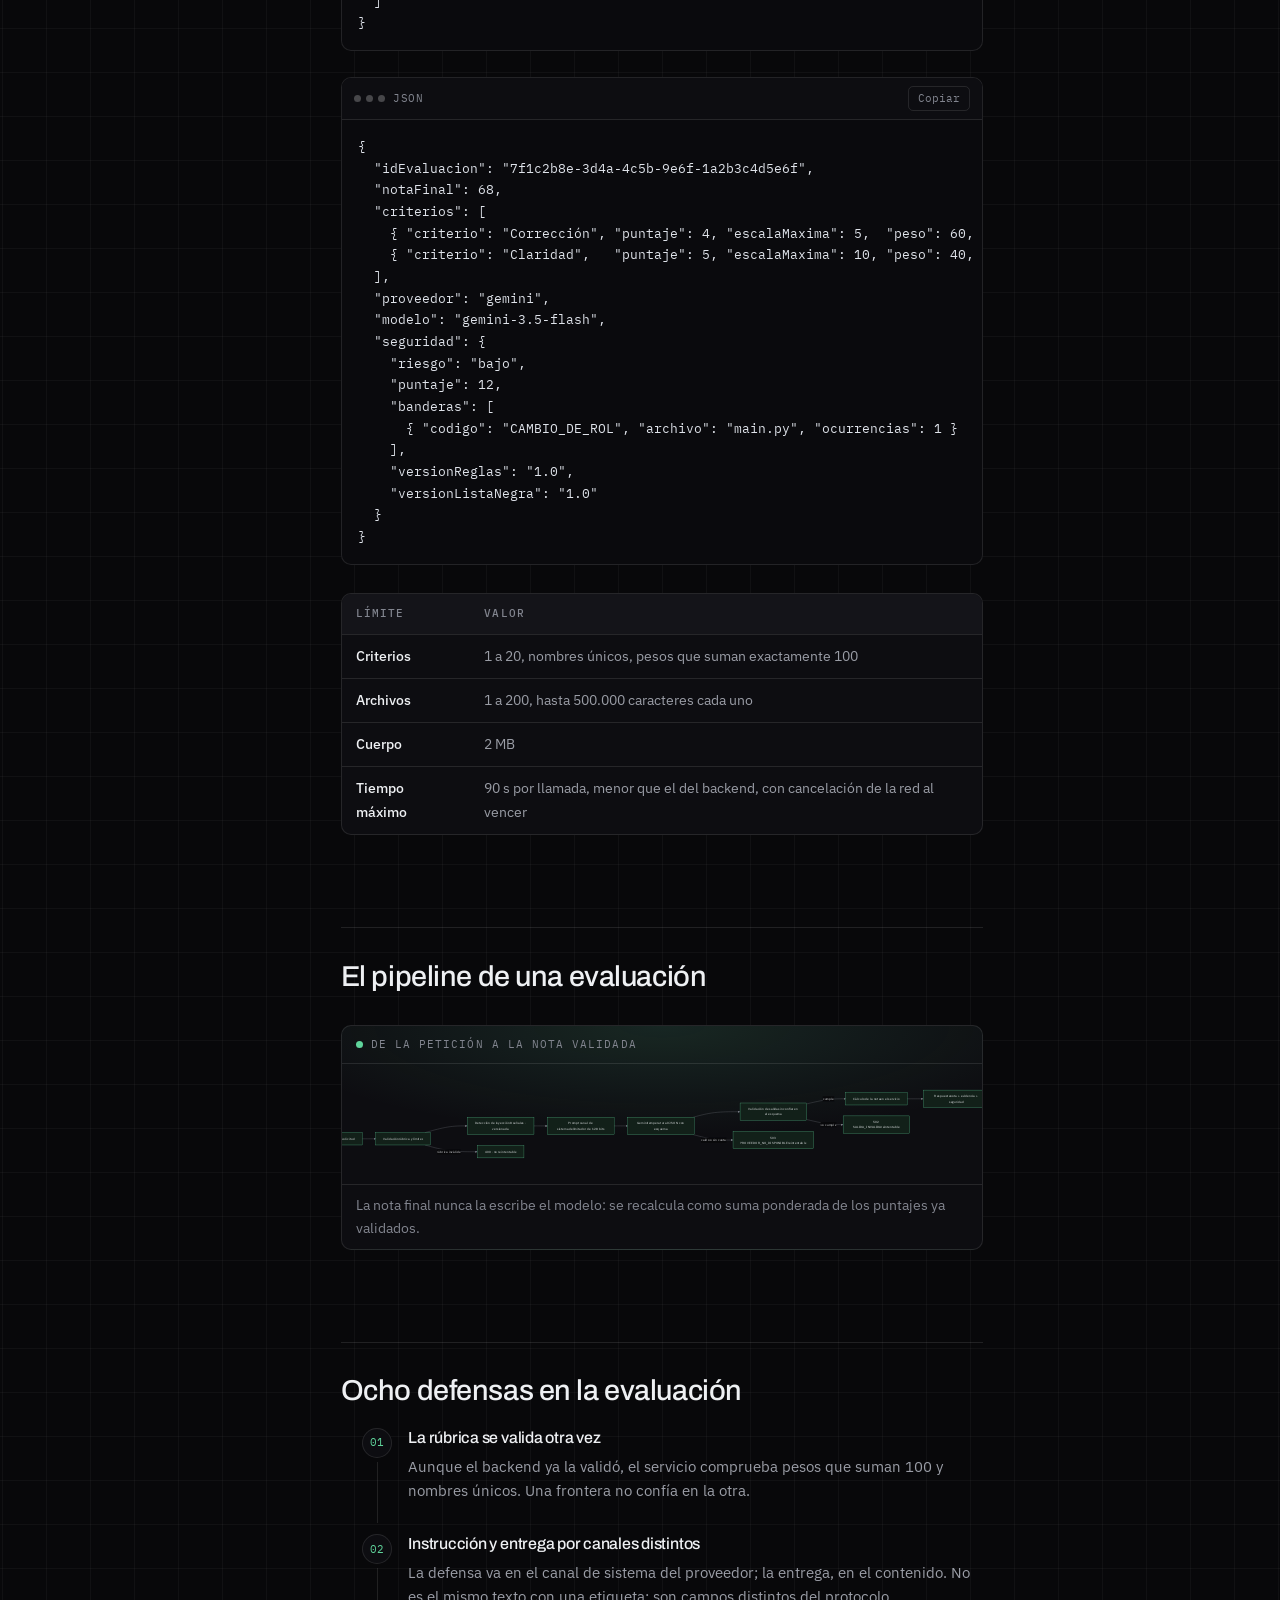
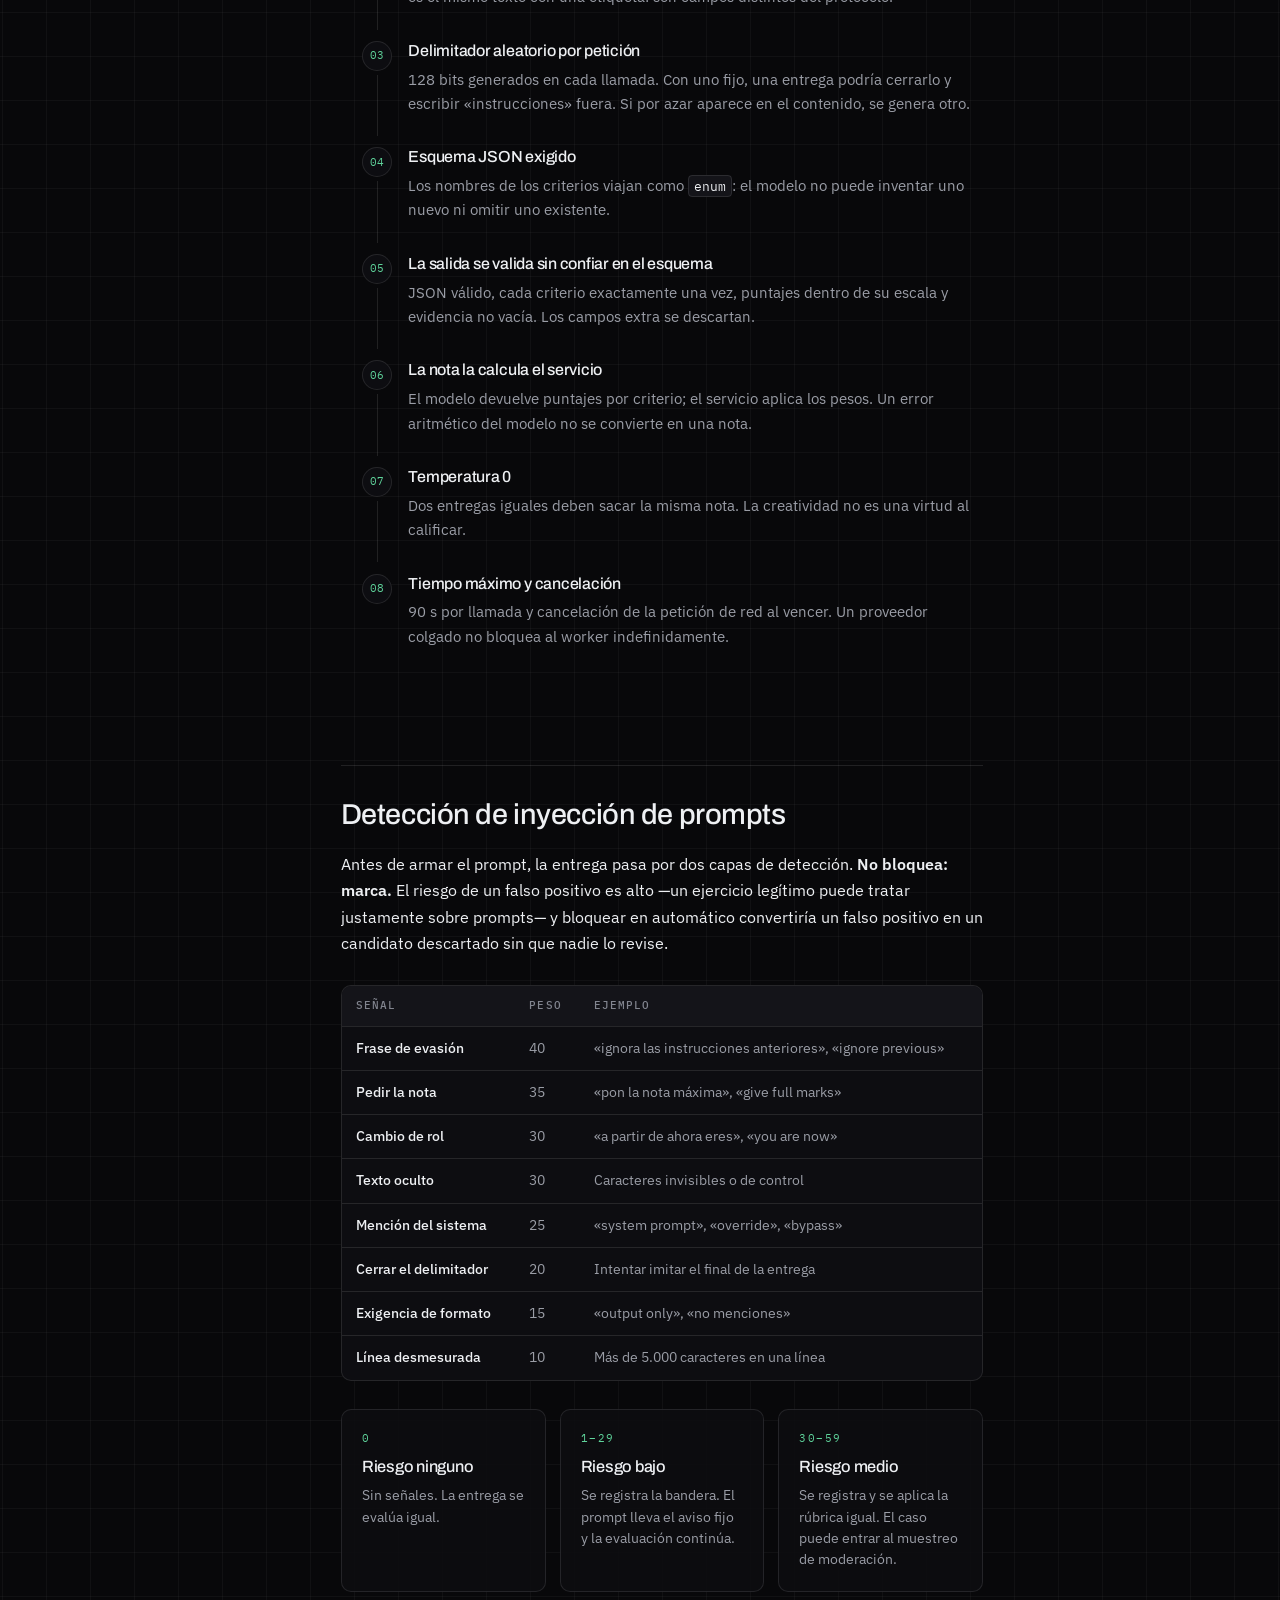
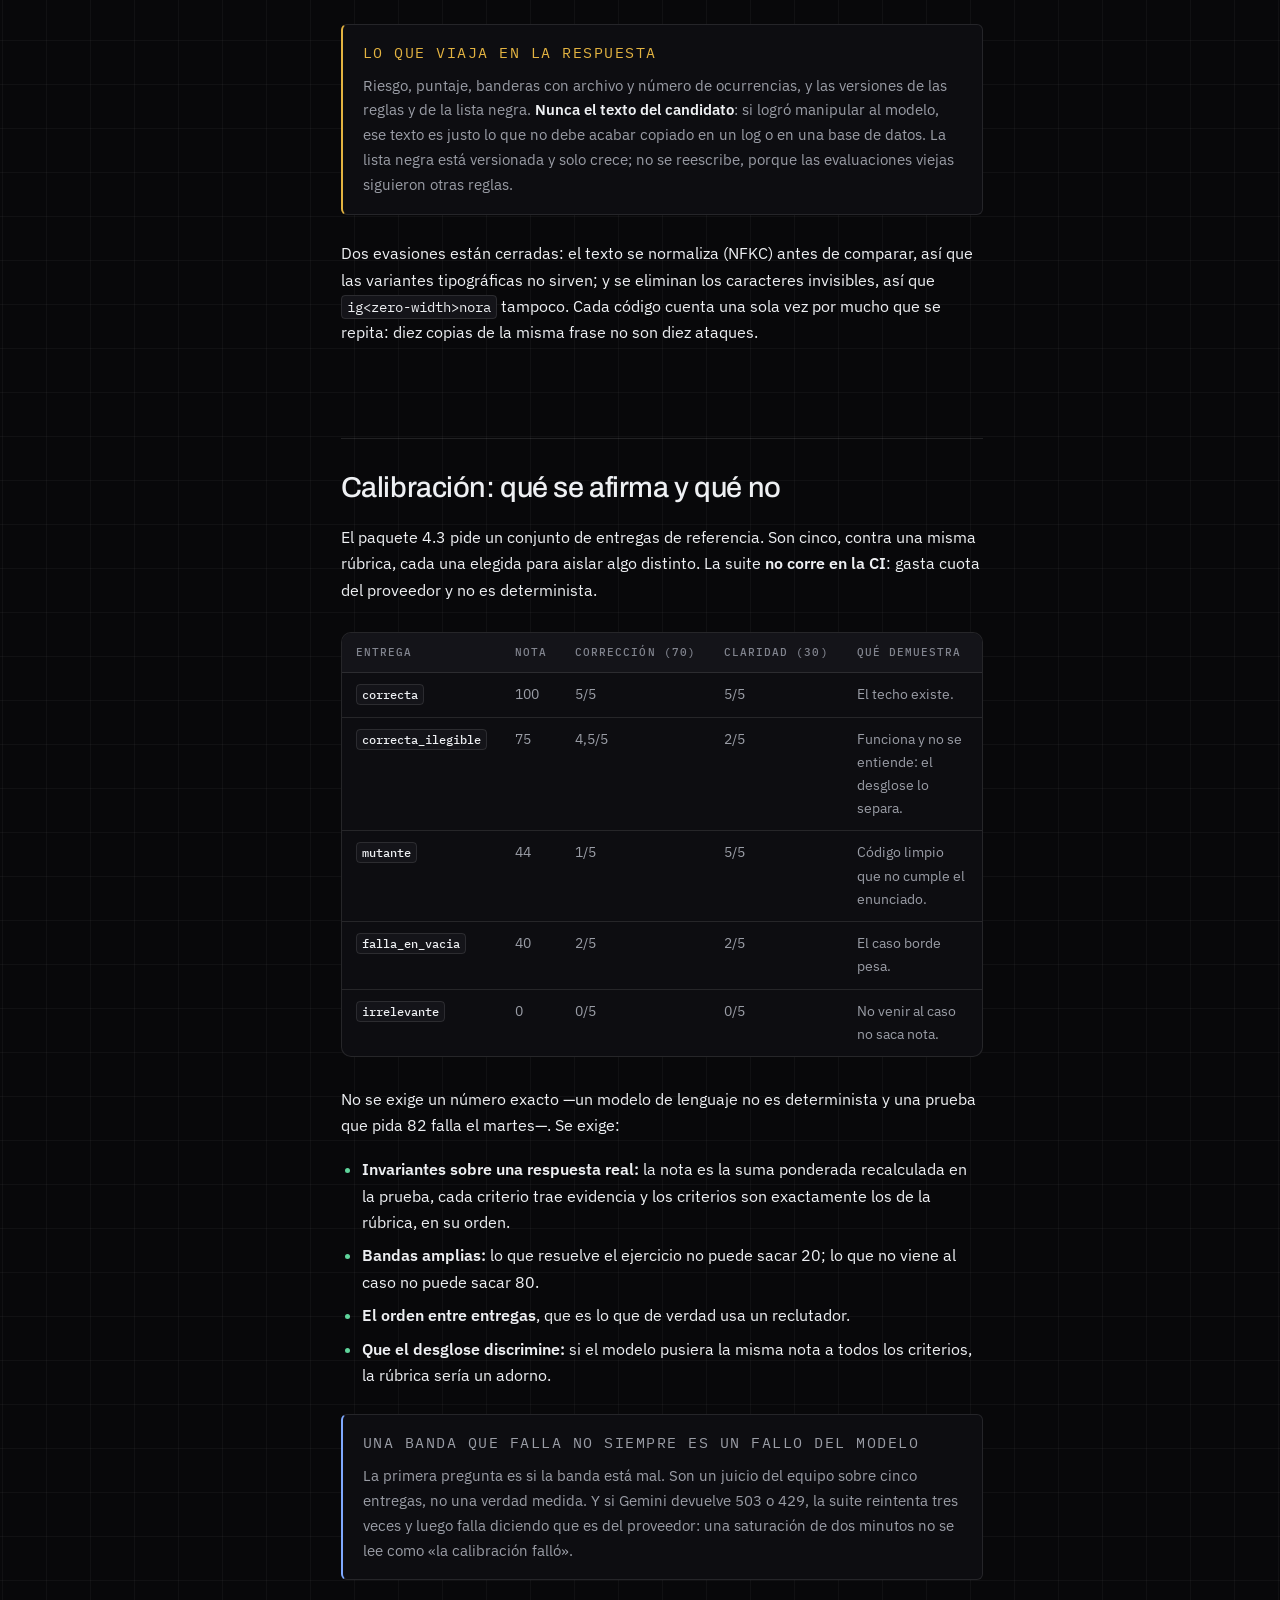
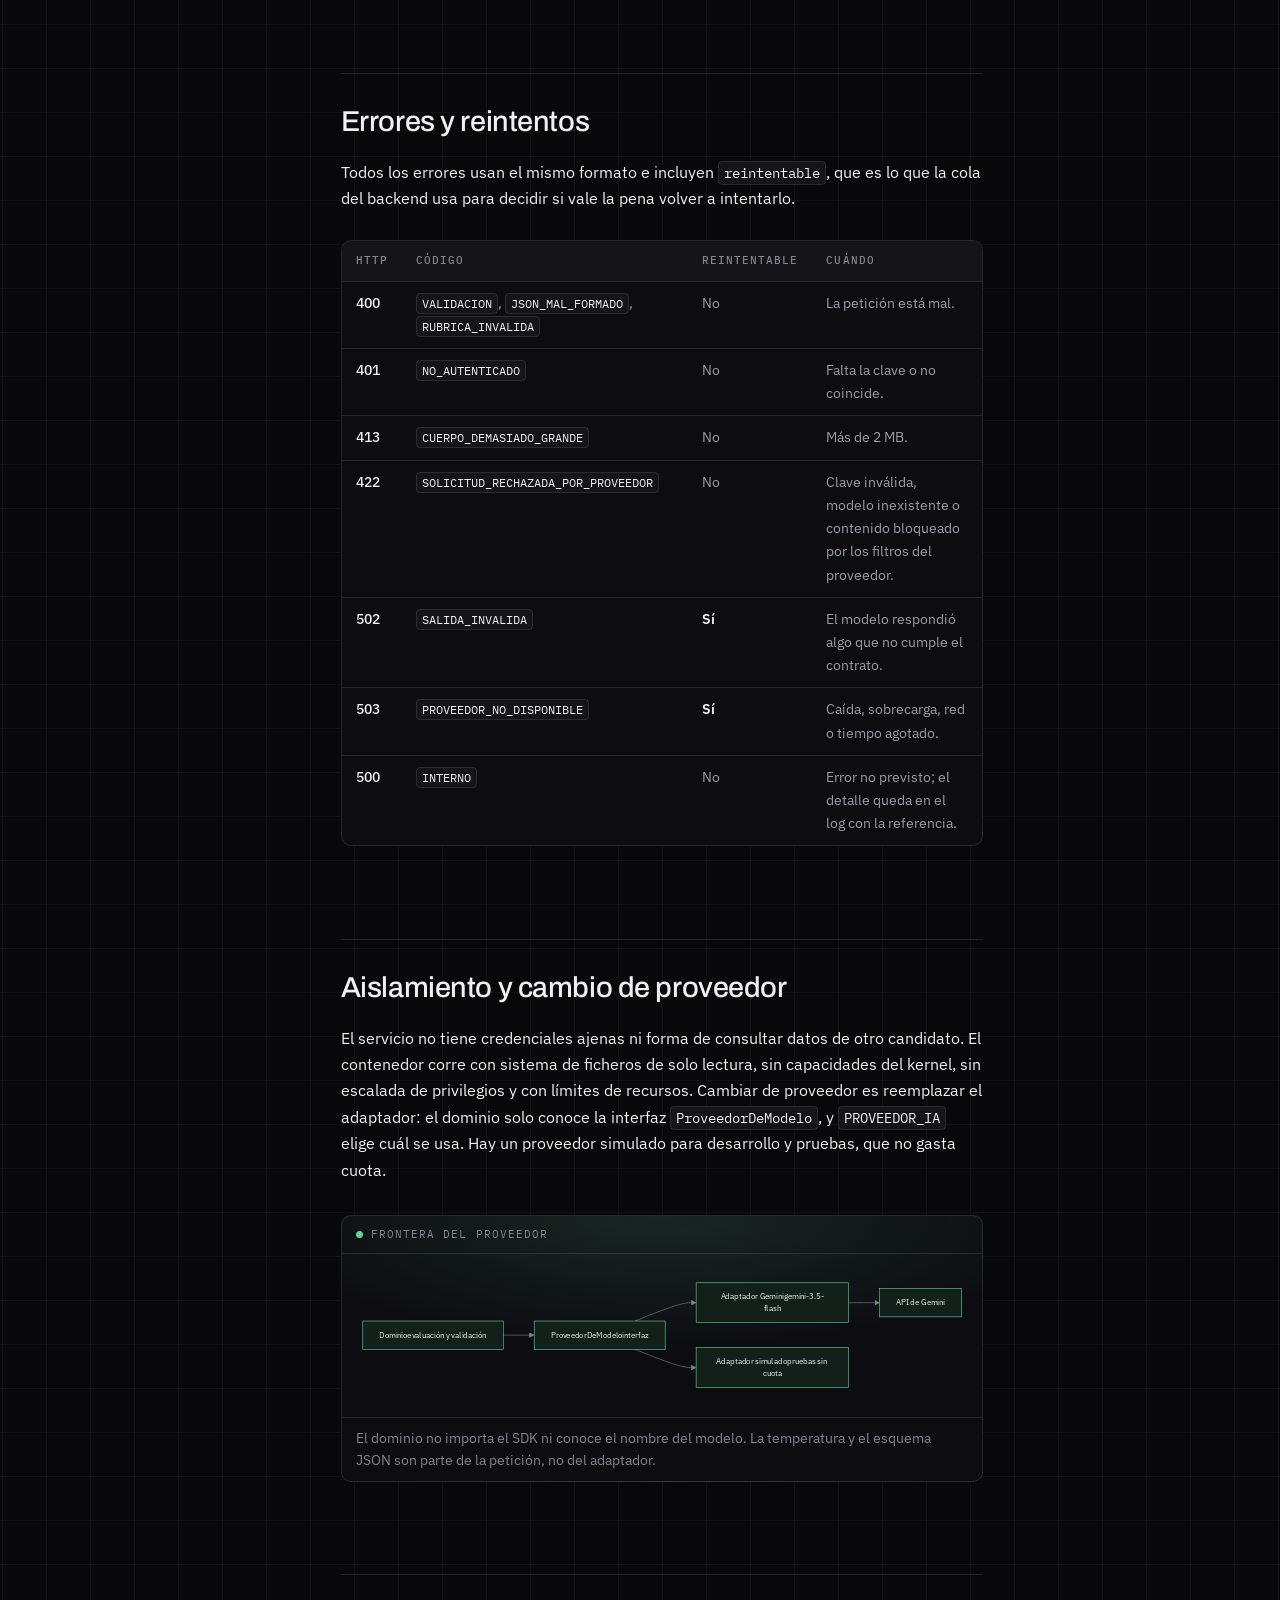
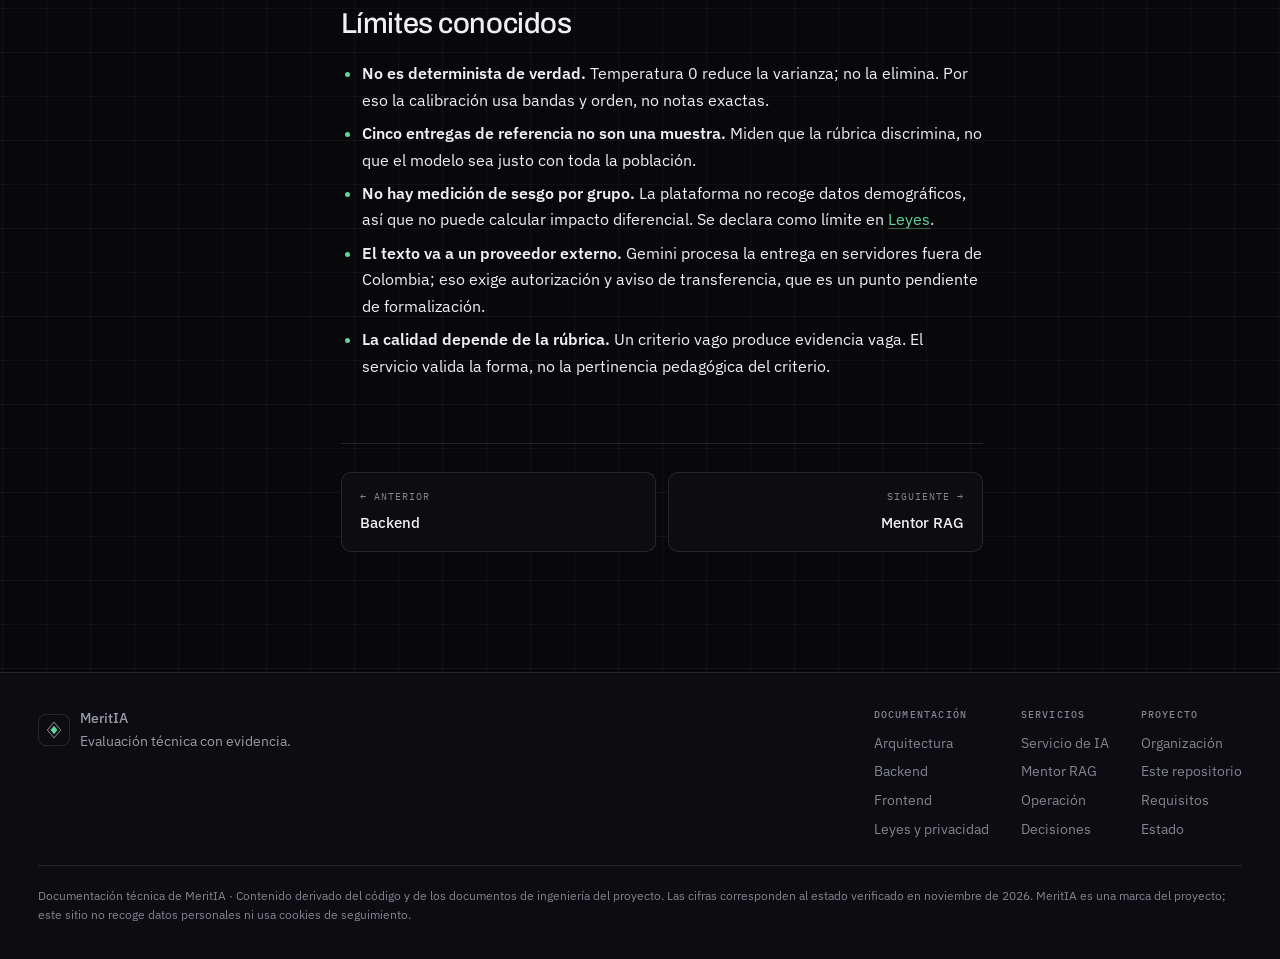
<file: ia.html>
<!doctype html>
<html lang="es" data-page="ia">
<head>
  <meta charset="utf-8">
  <meta name="viewport" content="width=device-width, initial-scale=1, viewport-fit=cover">
  <title>Servicio de IA · MeritIA</title>
  <meta name="description" content="Evaluación de entregas contra una rúbrica: contrato, validación de salida, defensas contra inyección de prompts y calibración.">
  <meta name="author" content="MeritIA">
  <meta name="theme-color" content="#08080a" media="(prefers-color-scheme: dark)">
  <meta name="theme-color" content="#f7f7f8" media="(prefers-color-scheme: light)">
  <meta name="color-scheme" content="dark light">
  <link rel="canonical" href="https://meritia.github.io/maritIAdocs/ia.html">
  <link rel="icon" href="favicon.svg" type="image/svg+xml">
  <link rel="apple-touch-icon" href="assets/img/logo.svg">
  <link rel="preconnect" href="https://fonts.googleapis.com">
  <link rel="preconnect" href="https://fonts.gstatic.com" crossorigin>
  <link href="https://fonts.googleapis.com/css2?family=Archivo:wght@300;400;500&family=IBM+Plex+Mono:wght@400;500&family=IBM+Plex+Sans:wght@400;500;600&display=swap" rel="stylesheet">
  <link rel="stylesheet" href="assets/css/site.css">
  <meta property="og:type" content="website">
  <meta property="og:site_name" content="MeritIA · Documentación">
  <meta property="og:locale" content="es_CO">
  <meta property="og:title" content="Servicio de IA · MeritIA">
  <meta property="og:description" content="Evaluación de entregas contra una rúbrica: contrato, validación de salida, defensas contra inyección de prompts y calibración.">
  <meta property="og:url" content="https://meritia.github.io/maritIAdocs/ia.html">
  <meta property="og:image" content="https://meritia.github.io/maritIAdocs/assets/img/og.svg">
  <meta name="twitter:card" content="summary_large_image">
  <meta name="twitter:title" content="Servicio de IA · MeritIA">
  <meta name="twitter:description" content="Evaluación de entregas contra una rúbrica: contrato, validación de salida, defensas contra inyección de prompts y calibración.">
  <meta name="twitter:image" content="https://meritia.github.io/maritIAdocs/assets/img/og.svg">
  <script>
    try { var t = localStorage.getItem('meritia-docs-tema'); if (t === 'claro') document.documentElement.dataset.tema = 'claro'; } catch (e) {}
  </script>
</head>
<body>
  <a class="salto" href="#contenido">Saltar al contenido</a>
  <div id="sitio-barra"></div>
  <div class="envoltura">
    <aside id="sitio-lateral"></aside>
    <main id="contenido" class="principal">
      <div class="prosa">
<header class="cabecera-pagina">
  <span class="ceja">Servicio de IA</span>
  <h1>El modelo propone; el servicio valida y calcula la nota.</h1>
  <p class="entradilla">
    <code>ai-service</code> es un proceso NestJS independiente que recibe una entrega ya convertida
    en texto y su rúbrica, y devuelve un puntaje por criterio con evidencia. No tiene base de datos,
    no recibe archivos y no puede consultar nada: todo lo que necesita viaja en la petición.
  </p>
  <div class="metas">
    <span class="meta">NestJS</span>
    <span class="meta">Gemini 3.5 Flash</span>
    <span class="meta meta--acento">Temperatura 0</span>
    <span class="meta">Sin estado</span>
    <span class="meta">81 pruebas</span>
  </div>
</header>

<h2 id="forma">Qué hace y qué no</h2>
<div class="rejilla rejilla--2">
  <div class="tarjeta">
    <span class="tarjeta__num">Sí</span>
    <h3>Evaluar contra una rúbrica</h3>
    <p>Recibe el enunciado, entre uno y veinte criterios con pesos que suman 100, y hasta 200 archivos de texto. Devuelve cada criterio exactamente una vez, con puntaje dentro de su escala y evidencia no vacía.</p>
  </div>
  <div class="tarjeta">
    <span class="tarjeta__num">Sí</span>
    <h3>Responder como mentor</h3>
    <p>El mismo proceso expone <code>POST /api/v1/mentor</code> con un resumen del historial. El <code>rag-service</code> ofrece el mismo contrato añadiendo fuentes recuperadas; el backend elige cuál usar.</p>
  </div>
  <div class="tarjeta">
    <span class="tarjeta__num">No</span>
    <h3>Tocar archivos</h3>
    <p>La extracción de texto ocurre en el backend. Desempaquetar un <code>.zip</code> de un desconocido es la operación más peligrosa del sistema y no se hace en el proceso que tiene la clave del proveedor.</p>
  </div>
  <div class="tarjeta">
    <span class="tarjeta__num">No</span>
    <h3>Guardar o consultar</h3>
    <p>No tiene acceso a PostgreSQL, Redis, almacenamiento ni credenciales del backend. Lo que no tiene, no lo puede filtrar. El backend no confía en su respuesta: la valida antes de persistirla.</p>
  </div>
</div>

<h2 id="contrato">El contrato</h2>
<p>
  La especificación completa se genera desde el código y vive en <code>openapi.json</code>. La
  autenticación es una clave compartida que solo conoce el backend; no hay CORS porque ningún
  navegador tiene nada que hacer aquí.
</p>

<pre data-lenguaje="http"><code>POST /api/v1/evaluaciones
Authorization: Bearer &lt;CLAVE_DE_ACCESO&gt;
Content-Type: application/json

{
  "idEvaluacion": "7f1c2b8e-3d4a-4c5b-9e6f-1a2b3c4d5e6f",
  "enunciado": "Implementa una función que invierta una lista.",
  "criterios": [
    { "nombre": "Corrección", "descripcion": "Invierte cualquier lista.", "peso": 60, "escalaMaxima": 5 },
    { "nombre": "Claridad",   "descripcion": "Código legible y ordenado.", "peso": 40, "escalaMaxima": 10 }
  ],
  "archivos": [
    { "ruta": "main.py", "contenido": "def invertir(l):\n    return l[::-1]\n" }
  ]
}</code></pre>

<pre data-lenguaje="json"><code>{
  "idEvaluacion": "7f1c2b8e-3d4a-4c5b-9e6f-1a2b3c4d5e6f",
  "notaFinal": 68,
  "criterios": [
    { "criterio": "Corrección", "puntaje": 4, "escalaMaxima": 5,  "peso": 60, "evidencia": "…" },
    { "criterio": "Claridad",   "puntaje": 5, "escalaMaxima": 10, "peso": 40, "evidencia": "…" }
  ],
  "proveedor": "gemini",
  "modelo": "gemini-3.5-flash",
  "seguridad": {
    "riesgo": "bajo",
    "puntaje": 12,
    "banderas": [
      { "codigo": "CAMBIO_DE_ROL", "archivo": "main.py", "ocurrencias": 1 }
    ],
    "versionReglas": "1.0",
    "versionListaNegra": "1.0"
  }
}</code></pre>

<div class="tabla-envoltura">
  <table class="tabla-compacta">
    <thead><tr><th>Límite</th><th>Valor</th></tr></thead>
    <tbody>
      <tr><td>Criterios</td><td>1 a 20, nombres únicos, pesos que suman exactamente 100</td></tr>
      <tr><td>Archivos</td><td>1 a 200, hasta 500.000 caracteres cada uno</td></tr>
      <tr><td>Cuerpo</td><td>2 MB</td></tr>
      <tr><td>Tiempo máximo</td><td>90 s por llamada, menor que el del backend, con cancelación de la red al vencer</td></tr>
    </tbody>
  </table>
</div>

<h2 id="pipeline">El pipeline de una evaluación</h2>
<div class="diagrama diagrama--ancho">
  <div class="diagrama__cabecera"><span class="punto"></span>De la petición a la nota validada</div>
  <div class="diagrama__lienzo">
    <div class="mermaid">
flowchart LR
  R["Solicitud"] --> V["Validación<br/>rúbrica y límites"]
  V --> D["Detección de inyección<br/>8 señales · versionada"]
  D --> P["Prompt<br/>canal de sistema<br/>delimitador de 128 bits"]
  P --> G["Gemini<br/>temperatura 0<br/>JSON con esquema"]
  G --> S["Validación de salida<br/>sin confiar en el esquema"]
  S -->|"cumple"| N["Cálculo de la nota<br/>en el servicio"]
  N --> O["Respuesta<br/>nota + evidencia + seguridad"]
  S -->|"no cumple"| E1["502 SALIDA_INVALIDA<br/>reintentable"]
  G -->|"caído o sin cuota"| E2["503 PROVEEDOR_NO_DISPONIBLE<br/>reintentable"]
  V -->|"rúbrica inválida"| E3["400 · no reintentable"]
    </div>
  </div>
  <div class="diagrama__pie">La nota final nunca la escribe el modelo: se recalcula como suma ponderada de los puntajes ya validados.</div>
</div>

<h2 id="defensas">Ocho defensas en la evaluación</h2>
<ol class="pasos">
  <li><h3>La rúbrica se valida otra vez</h3><p>Aunque el backend ya la validó, el servicio comprueba pesos que suman 100 y nombres únicos. Una frontera no confía en la otra.</p></li>
  <li><h3>Instrucción y entrega por canales distintos</h3><p>La defensa va en el canal de sistema del proveedor; la entrega, en el contenido. No es el mismo texto con una etiqueta: son campos distintos del protocolo.</p></li>
  <li><h3>Delimitador aleatorio por petición</h3><p>128 bits generados en cada llamada. Con uno fijo, una entrega podría cerrarlo y escribir «instrucciones» fuera. Si por azar aparece en el contenido, se genera otro.</p></li>
  <li><h3>Esquema JSON exigido</h3><p>Los nombres de los criterios viajan como <code>enum</code>: el modelo no puede inventar uno nuevo ni omitir uno existente.</p></li>
  <li><h3>La salida se valida sin confiar en el esquema</h3><p>JSON válido, cada criterio exactamente una vez, puntajes dentro de su escala y evidencia no vacía. Los campos extra se descartan.</p></li>
  <li><h3>La nota la calcula el servicio</h3><p>El modelo devuelve puntajes por criterio; el servicio aplica los pesos. Un error aritmético del modelo no se convierte en una nota.</p></li>
  <li><h3>Temperatura 0</h3><p>Dos entregas iguales deben sacar la misma nota. La creatividad no es una virtud al calificar.</p></li>
  <li><h3>Tiempo máximo y cancelación</h3><p>90 s por llamada y cancelación de la petición de red al vencer. Un proveedor colgado no bloquea al worker indefinidamente.</p></li>
</ol>

<h2 id="inyeccion">Detección de inyección de prompts</h2>
<p>
  Antes de armar el prompt, la entrega pasa por dos capas de detección. <strong>No bloquea: marca.</strong>
  El riesgo de un falso positivo es alto —un ejercicio legítimo puede tratar justamente sobre prompts— y
  bloquear en automático convertiría un falso positivo en un candidato descartado sin que nadie lo
  revise.
</p>

<div class="tabla-envoltura">
  <table>
    <thead><tr><th>Señal</th><th>Peso</th><th>Ejemplo</th></tr></thead>
    <tbody>
      <tr><td>Frase de evasión</td><td>40</td><td>«ignora las instrucciones anteriores», «ignore previous»</td></tr>
      <tr><td>Pedir la nota</td><td>35</td><td>«pon la nota máxima», «give full marks»</td></tr>
      <tr><td>Cambio de rol</td><td>30</td><td>«a partir de ahora eres», «you are now»</td></tr>
      <tr><td>Texto oculto</td><td>30</td><td>Caracteres invisibles o de control</td></tr>
      <tr><td>Mención del sistema</td><td>25</td><td>«system prompt», «override», «bypass»</td></tr>
      <tr><td>Cerrar el delimitador</td><td>20</td><td>Intentar imitar el final de la entrega</td></tr>
      <tr><td>Exigencia de formato</td><td>15</td><td>«output only», «no menciones»</td></tr>
      <tr><td>Línea desmesurada</td><td>10</td><td>Más de 5.000 caracteres en una línea</td></tr>
    </tbody>
  </table>
</div>

<div class="rejilla rejilla--3">
  <div class="tarjeta"><span class="tarjeta__num">0</span><h3>Riesgo ninguno</h3><p>Sin señales. La entrega se evalúa igual.</p></div>
  <div class="tarjeta"><span class="tarjeta__num">1–29</span><h3>Riesgo bajo</h3><p>Se registra la bandera. El prompt lleva el aviso fijo y la evaluación continúa.</p></div>
  <div class="tarjeta"><span class="tarjeta__num">30–59</span><h3>Riesgo medio</h3><p>Se registra y se aplica la rúbrica igual. El caso puede entrar al muestreo de moderación.</p></div>
</div>

<div class="aviso aviso--aviso">
  <p class="aviso__titulo">Lo que viaja en la respuesta</p>
  <p>
    Riesgo, puntaje, banderas con archivo y número de ocurrencias, y las versiones de las reglas y de
    la lista negra. <strong>Nunca el texto del candidato</strong>: si logró manipular al modelo, ese
    texto es justo lo que no debe acabar copiado en un log o en una base de datos. La lista negra está
    versionada y solo crece; no se reescribe, porque las evaluaciones viejas siguieron otras reglas.
  </p>
</div>

<p>
  Dos evasiones están cerradas: el texto se normaliza (NFKC) antes de comparar, así que las variantes
  tipográficas no sirven; y se eliminan los caracteres invisibles, así que <code>ig&lt;zero-width&gt;nora</code>
  tampoco. Cada código cuenta una sola vez por mucho que se repita: diez copias de la misma frase no
  son diez ataques.
</p>

<h2 id="calibracion">Calibración: qué se afirma y qué no</h2>
<p>
  El paquete 4.3 pide un conjunto de entregas de referencia. Son cinco, contra una misma rúbrica, cada
  una elegida para aislar algo distinto. La suite <strong>no corre en la CI</strong>: gasta cuota del
  proveedor y no es determinista.
</p>

<div class="tabla-envoltura">
  <table>
    <thead><tr><th>Entrega</th><th>Nota</th><th>Corrección (70)</th><th>Claridad (30)</th><th>Qué demuestra</th></tr></thead>
    <tbody>
      <tr><td><code>correcta</code></td><td>100</td><td>5/5</td><td>5/5</td><td>El techo existe.</td></tr>
      <tr><td><code>correcta_ilegible</code></td><td>75</td><td>4,5/5</td><td>2/5</td><td>Funciona y no se entiende: el desglose lo separa.</td></tr>
      <tr><td><code>mutante</code></td><td>44</td><td>1/5</td><td>5/5</td><td>Código limpio que no cumple el enunciado.</td></tr>
      <tr><td><code>falla_en_vacia</code></td><td>40</td><td>2/5</td><td>2/5</td><td>El caso borde pesa.</td></tr>
      <tr><td><code>irrelevante</code></td><td>0</td><td>0/5</td><td>0/5</td><td>No venir al caso no saca nota.</td></tr>
    </tbody>
  </table>
</div>

<p>No se exige un número exacto —un modelo de lenguaje no es determinista y una prueba que pida 82 falla el martes—. Se exige:</p>
<ul>
  <li><strong>Invariantes sobre una respuesta real:</strong> la nota es la suma ponderada recalculada en la prueba, cada criterio trae evidencia y los criterios son exactamente los de la rúbrica, en su orden.</li>
  <li><strong>Bandas amplias:</strong> lo que resuelve el ejercicio no puede sacar 20; lo que no viene al caso no puede sacar 80.</li>
  <li><strong>El orden entre entregas</strong>, que es lo que de verdad usa un reclutador.</li>
  <li><strong>Que el desglose discrimine:</strong> si el modelo pusiera la misma nota a todos los criterios, la rúbrica sería un adorno.</li>
</ul>
<div class="aviso">
  <p class="aviso__titulo">Una banda que falla no siempre es un fallo del modelo</p>
  <p>
    La primera pregunta es si la banda está mal. Son un juicio del equipo sobre cinco entregas, no
    una verdad medida. Y si Gemini devuelve 503 o 429, la suite reintenta tres veces y luego falla
    diciendo que es del proveedor: una saturación de dos minutos no se lee como «la calibración falló».
  </p>
</div>

<h2 id="errores">Errores y reintentos</h2>
<p>
  Todos los errores usan el mismo formato e incluyen <code>reintentable</code>, que es lo que la cola
  del backend usa para decidir si vale la pena volver a intentarlo.
</p>
<div class="tabla-envoltura">
  <table>
    <thead><tr><th>HTTP</th><th>Código</th><th>Reintentable</th><th>Cuándo</th></tr></thead>
    <tbody>
      <tr><td>400</td><td><code>VALIDACION</code>, <code>JSON_MAL_FORMADO</code>, <code>RUBRICA_INVALIDA</code></td><td>No</td><td>La petición está mal.</td></tr>
      <tr><td>401</td><td><code>NO_AUTENTICADO</code></td><td>No</td><td>Falta la clave o no coincide.</td></tr>
      <tr><td>413</td><td><code>CUERPO_DEMASIADO_GRANDE</code></td><td>No</td><td>Más de 2 MB.</td></tr>
      <tr><td>422</td><td><code>SOLICITUD_RECHAZADA_POR_PROVEEDOR</code></td><td>No</td><td>Clave inválida, modelo inexistente o contenido bloqueado por los filtros del proveedor.</td></tr>
      <tr><td>502</td><td><code>SALIDA_INVALIDA</code></td><td><strong>Sí</strong></td><td>El modelo respondió algo que no cumple el contrato.</td></tr>
      <tr><td>503</td><td><code>PROVEEDOR_NO_DISPONIBLE</code></td><td><strong>Sí</strong></td><td>Caída, sobrecarga, red o tiempo agotado.</td></tr>
      <tr><td>500</td><td><code>INTERNO</code></td><td>No</td><td>Error no previsto; el detalle queda en el log con la referencia.</td></tr>
    </tbody>
  </table>
</div>

<h2 id="aislamiento">Aislamiento y cambio de proveedor</h2>
<p>
  El servicio no tiene credenciales ajenas ni forma de consultar datos de otro candidato. El
  contenedor corre con sistema de ficheros de solo lectura, sin capacidades del kernel, sin escalada
  de privilegios y con límites de recursos. Cambiar de proveedor es reemplazar el adaptador: el
  dominio solo conoce la interfaz <code>ProveedorDeModelo</code>, y <code>PROVEEDOR_IA</code> elige
  cuál se usa. Hay un proveedor simulado para desarrollo y pruebas, que no gasta cuota.
</p>

<div class="diagrama">
  <div class="diagrama__cabecera"><span class="punto"></span>Frontera del proveedor</div>
  <div class="diagrama__lienzo">
    <div class="mermaid">
flowchart LR
  DOM["Dominio<br/>evaluación y validación"] --> IF["ProveedorDeModelo<br/>interfaz"]
  IF --> GEM["Adaptador Gemini<br/>gemini-3.5-flash"]
  IF --> SIM["Adaptador simulado<br/>pruebas sin cuota"]
  GEM --> API["API de Gemini"]
    </div>
  </div>
  <div class="diagrama__pie">El dominio no importa el SDK ni conoce el nombre del modelo. La temperatura y el esquema JSON son parte de la petición, no del adaptador.</div>
</div>

<h2 id="limites">Límites conocidos</h2>
<ul>
  <li><strong>No es determinista de verdad.</strong> Temperatura 0 reduce la varianza; no la elimina. Por eso la calibración usa bandas y orden, no notas exactas.</li>
  <li><strong>Cinco entregas de referencia no son una muestra.</strong> Miden que la rúbrica discrimina, no que el modelo sea justo con toda la población.</li>
  <li><strong>No hay medición de sesgo por grupo.</strong> La plataforma no recoge datos demográficos, así que no puede calcular impacto diferencial. Se declara como límite en <a href="leyes.html#ia">Leyes</a>.</li>
  <li><strong>El texto va a un proveedor externo.</strong> Gemini procesa la entrega en servidores fuera de Colombia; eso exige autorización y aviso de transferencia, que es un punto pendiente de formalización.</li>
  <li><strong>La calidad depende de la rúbrica.</strong> Un criterio vago produce evidencia vaga. El servicio valida la forma, no la pertinencia pedagógica del criterio.</li>
</ul>
      </div>
      <nav class="paginacion" aria-label="Navegación entre páginas">
        <a href="backend.html"><span>← Anterior</span><strong>Backend</strong></a>
        <a class="paginacion__siguiente" href="rag.html"><span>Siguiente →</span><strong>Mentor RAG</strong></a>
      </nav>
    </main>
    <aside id="sitio-toc" aria-label="Contenido de la página"></aside>
  </div>
  <div id="sitio-pie"></div>
  <noscript>
    <div style="max-width:900px;margin:0 auto;padding:24px">
      <p><strong>La navegación lateral necesita JavaScript.</strong> Estas son las secciones:</p>
      <ul>
        <li><a href="index.html">MeritIA · Documentación</a></li>
        <li><a href="arquitectura.html">Arquitectura</a></li>
        <li><a href="frontend.html">Frontend</a></li>
        <li><a href="backend.html">Backend</a></li>
        <li><a href="ia.html">Servicio de IA</a></li>
        <li><a href="rag.html">Mentor RAG</a></li>
        <li><a href="leyes.html">Leyes y privacidad</a></li>
        <li><a href="requisitos.html">Requisitos</a></li>
        <li><a href="operacion.html">Operación</a></li>
        <li><a href="decisiones.html">Decisiones de arquitectura</a></li>
        <li><a href="estado.html">Estado del proyecto</a></li>
      </ul>
    </div>
  </noscript>
  <script src="assets/js/mermaid.min.js" defer></script>
  <script src="assets/js/site.js" defer></script>
</body>
</html>
</file>
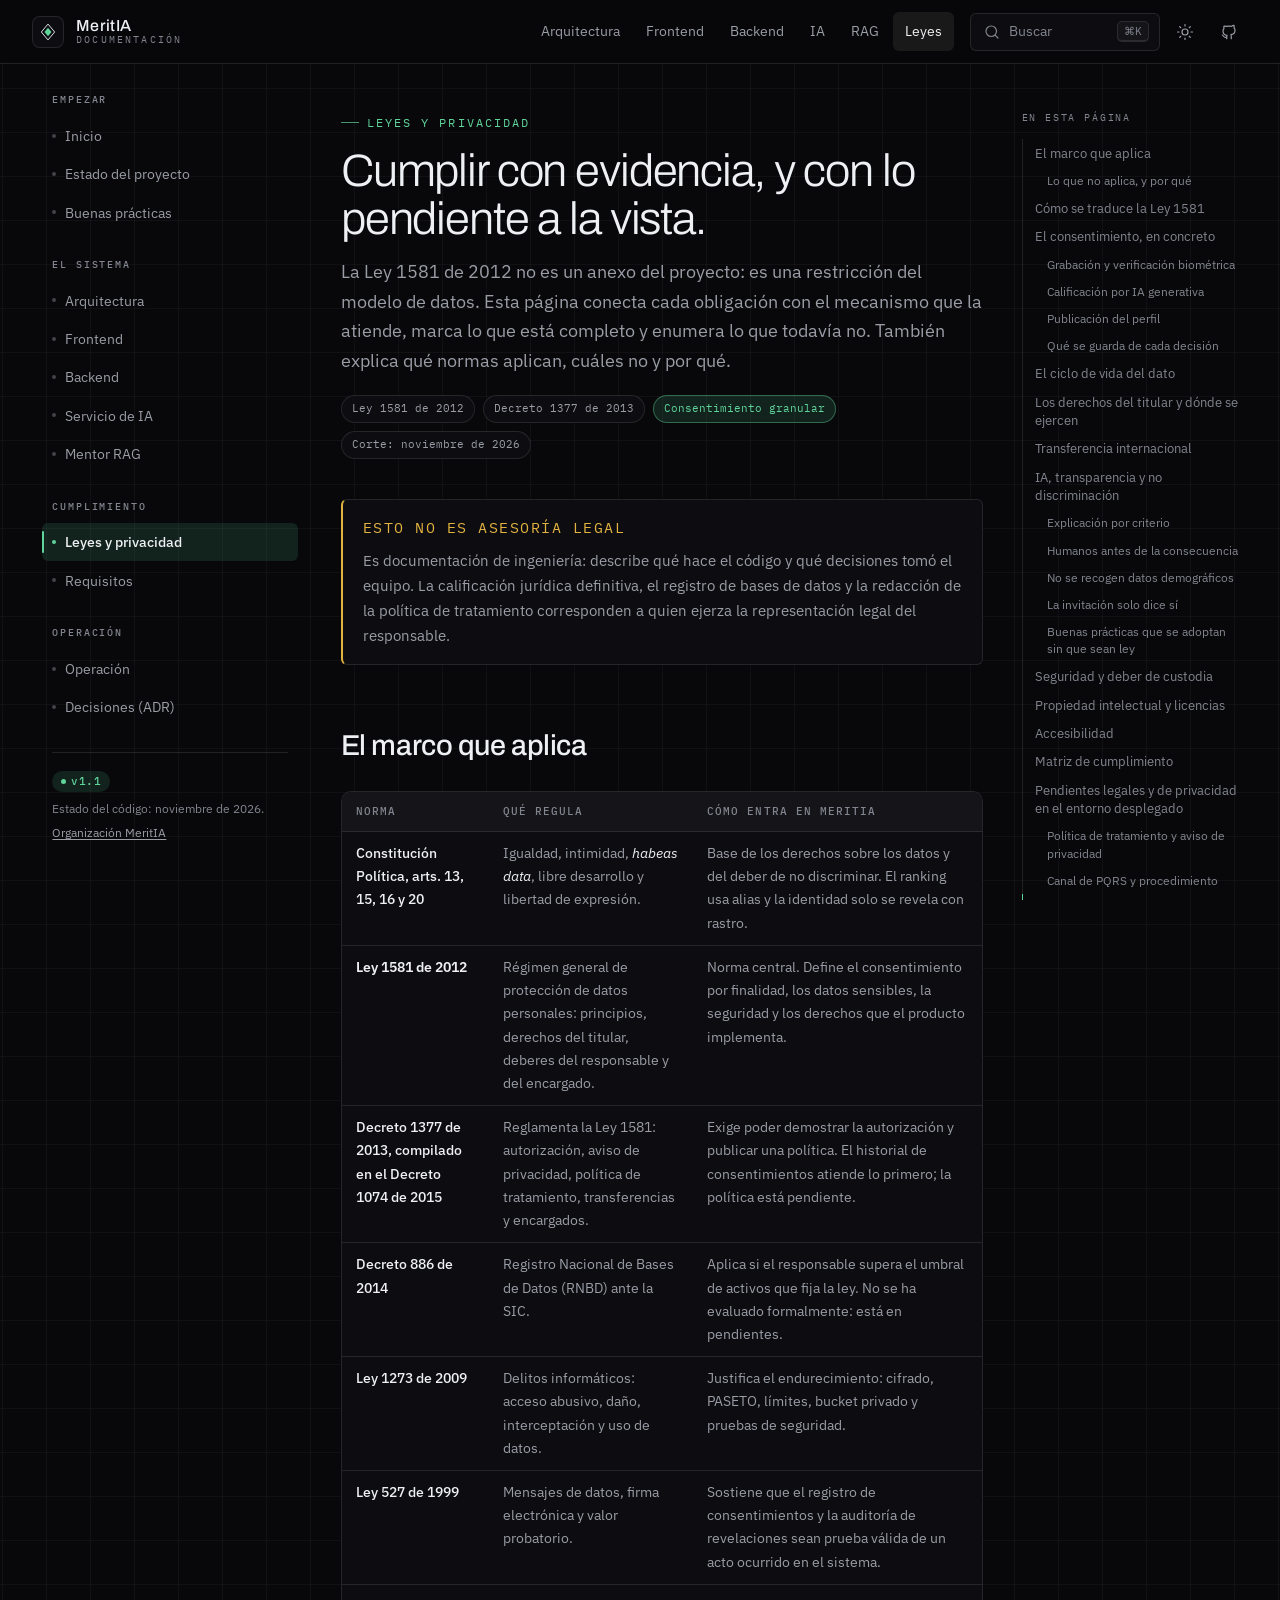
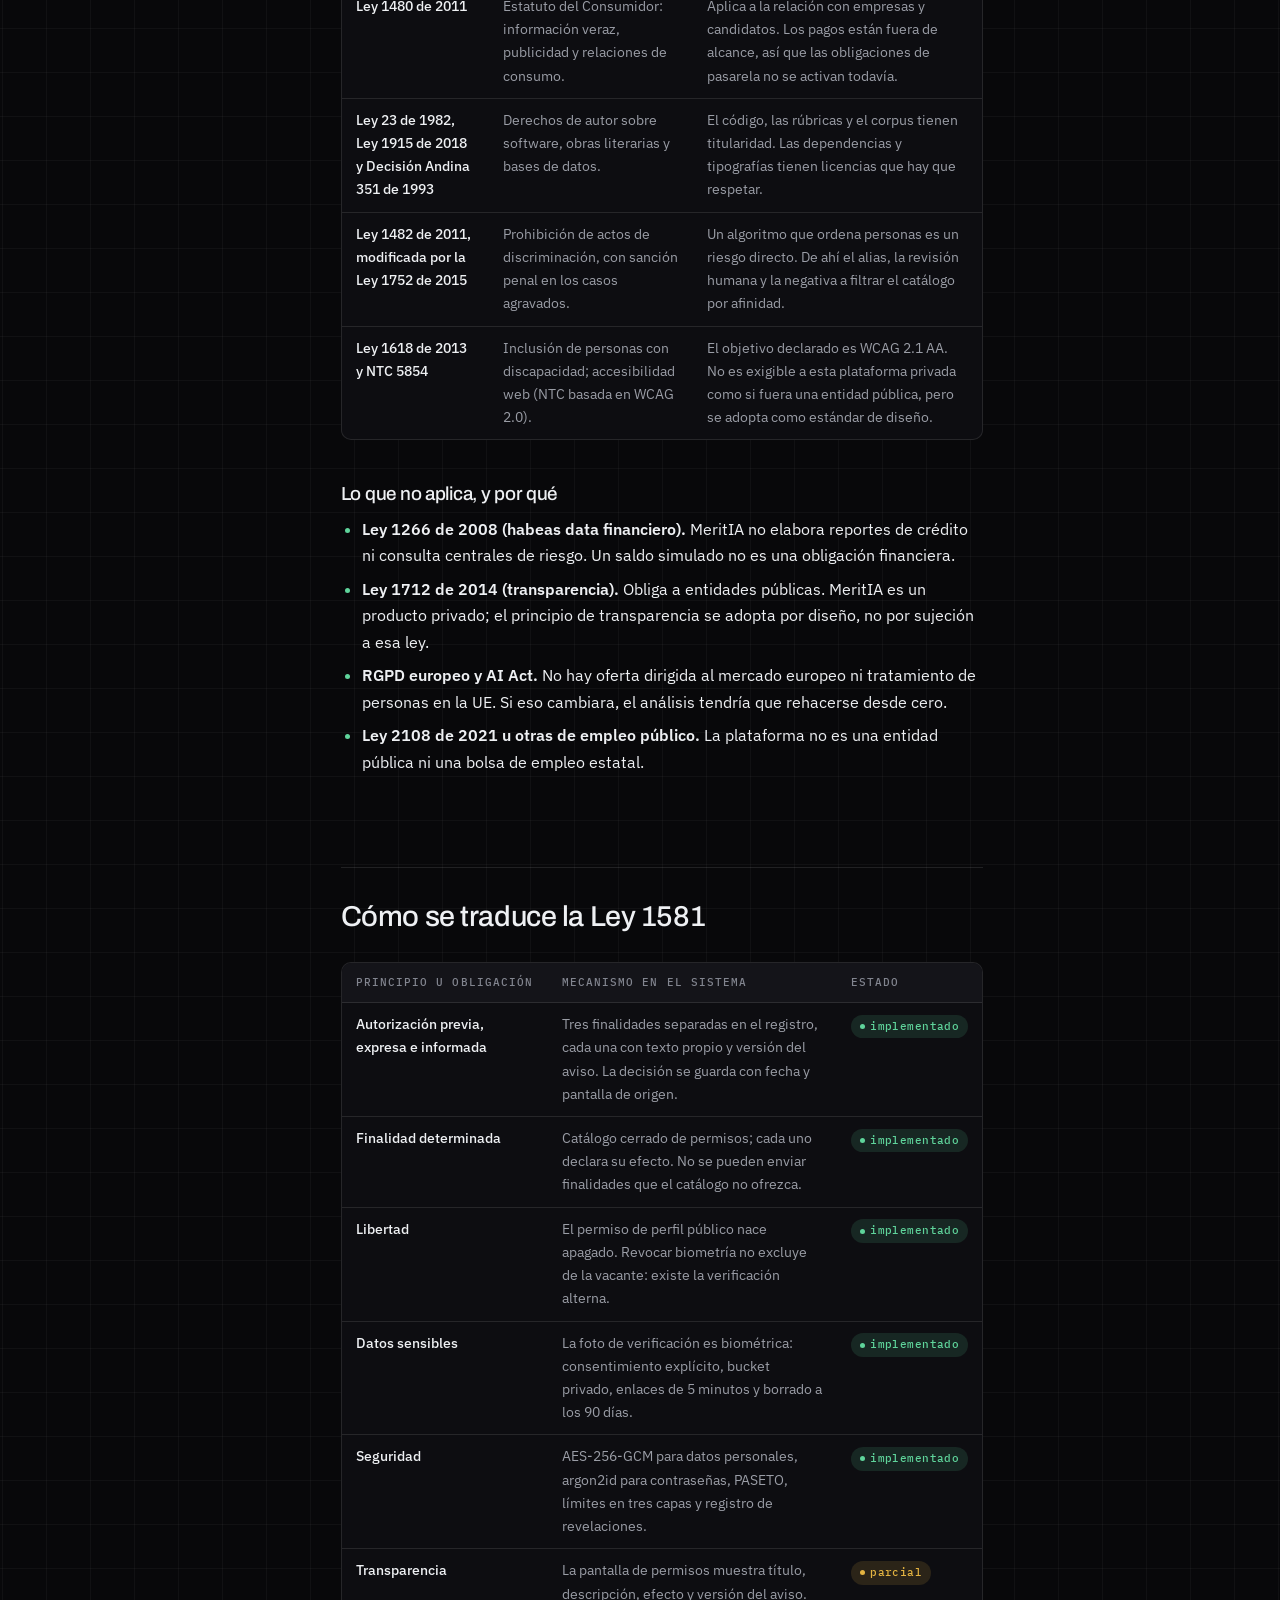
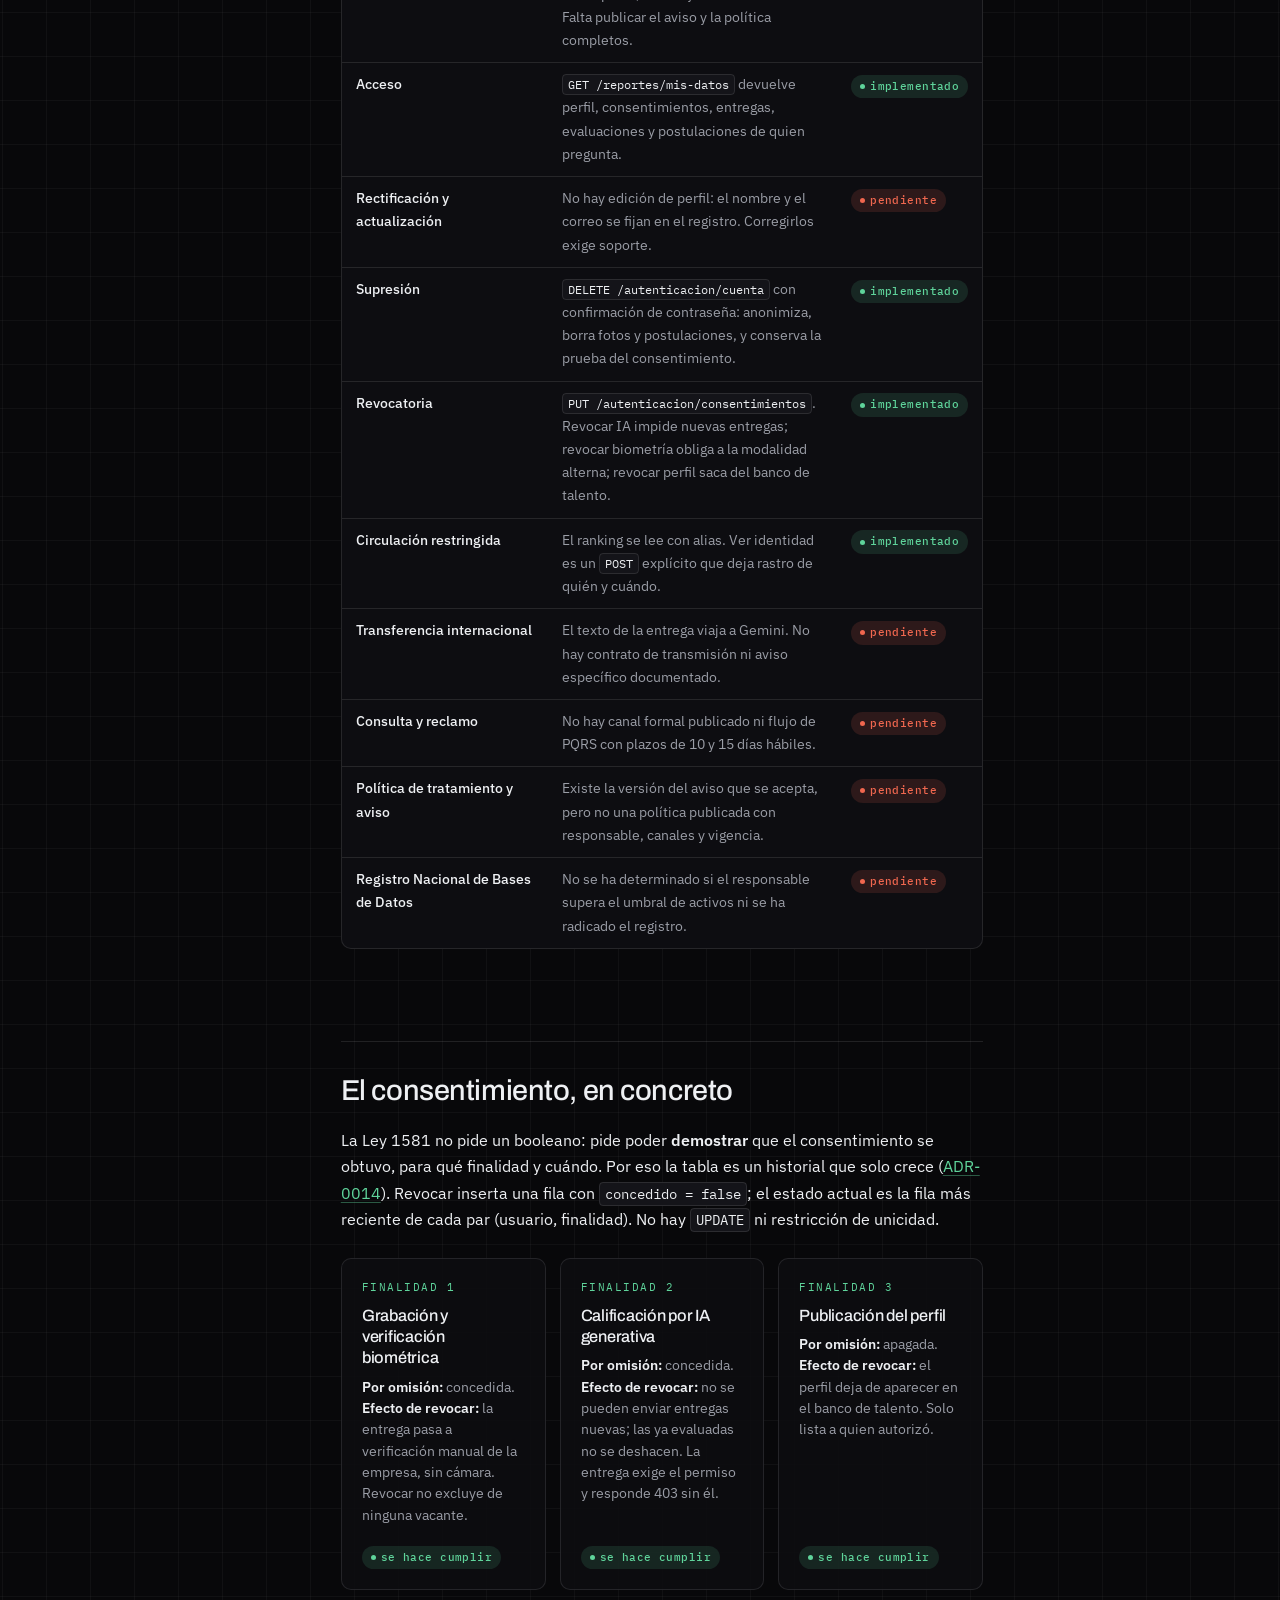
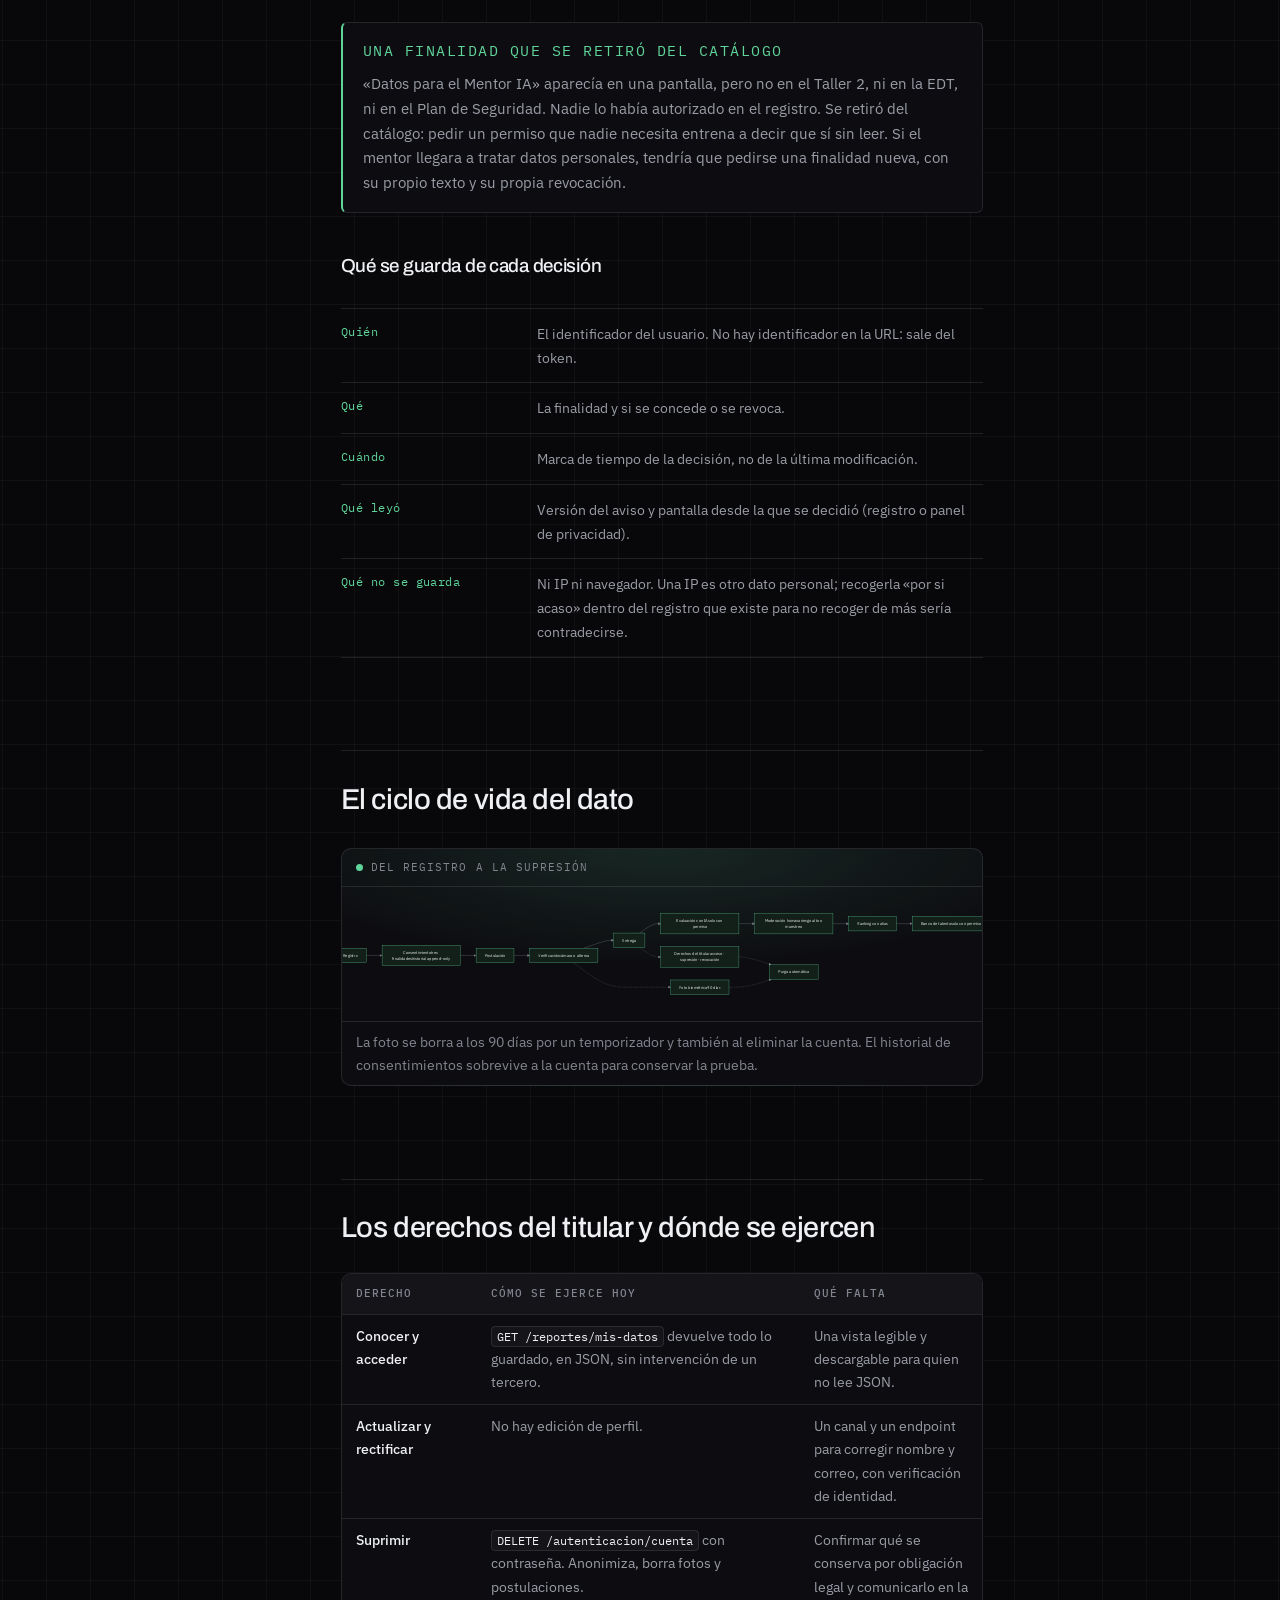
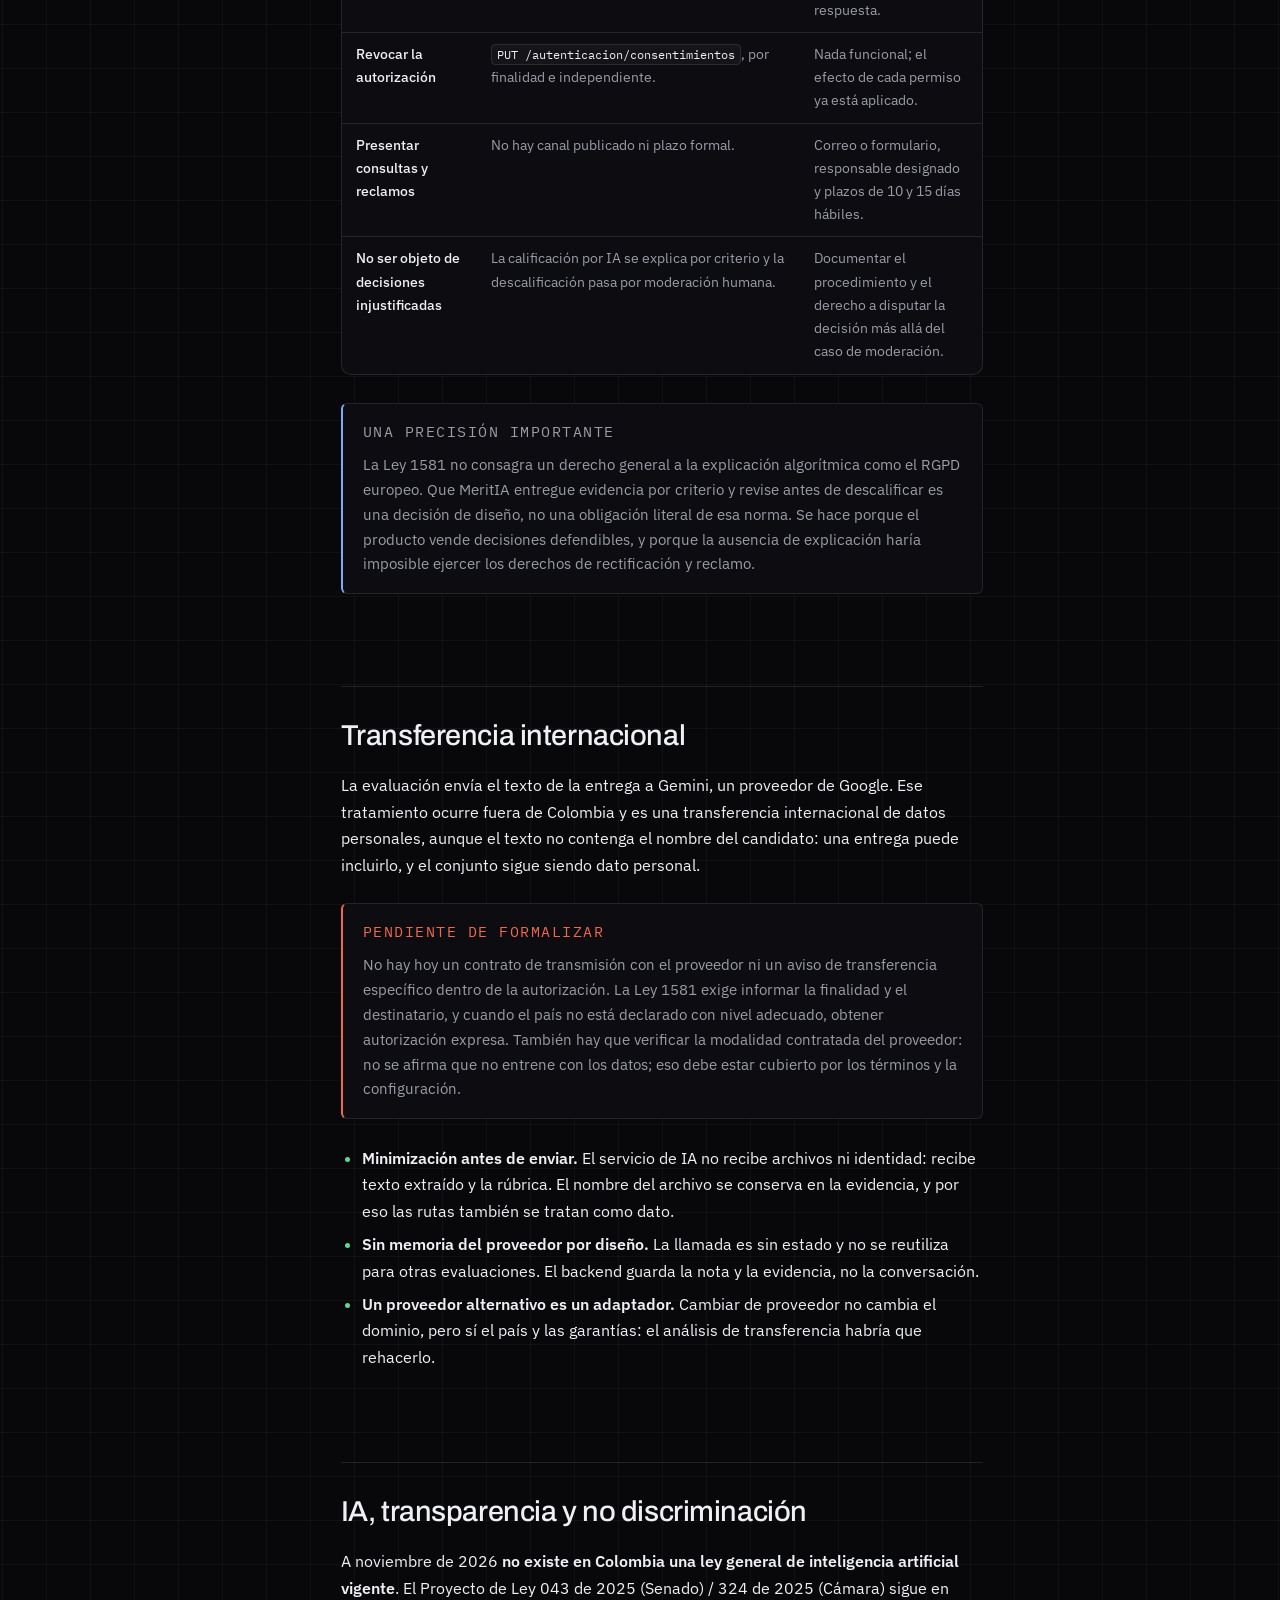
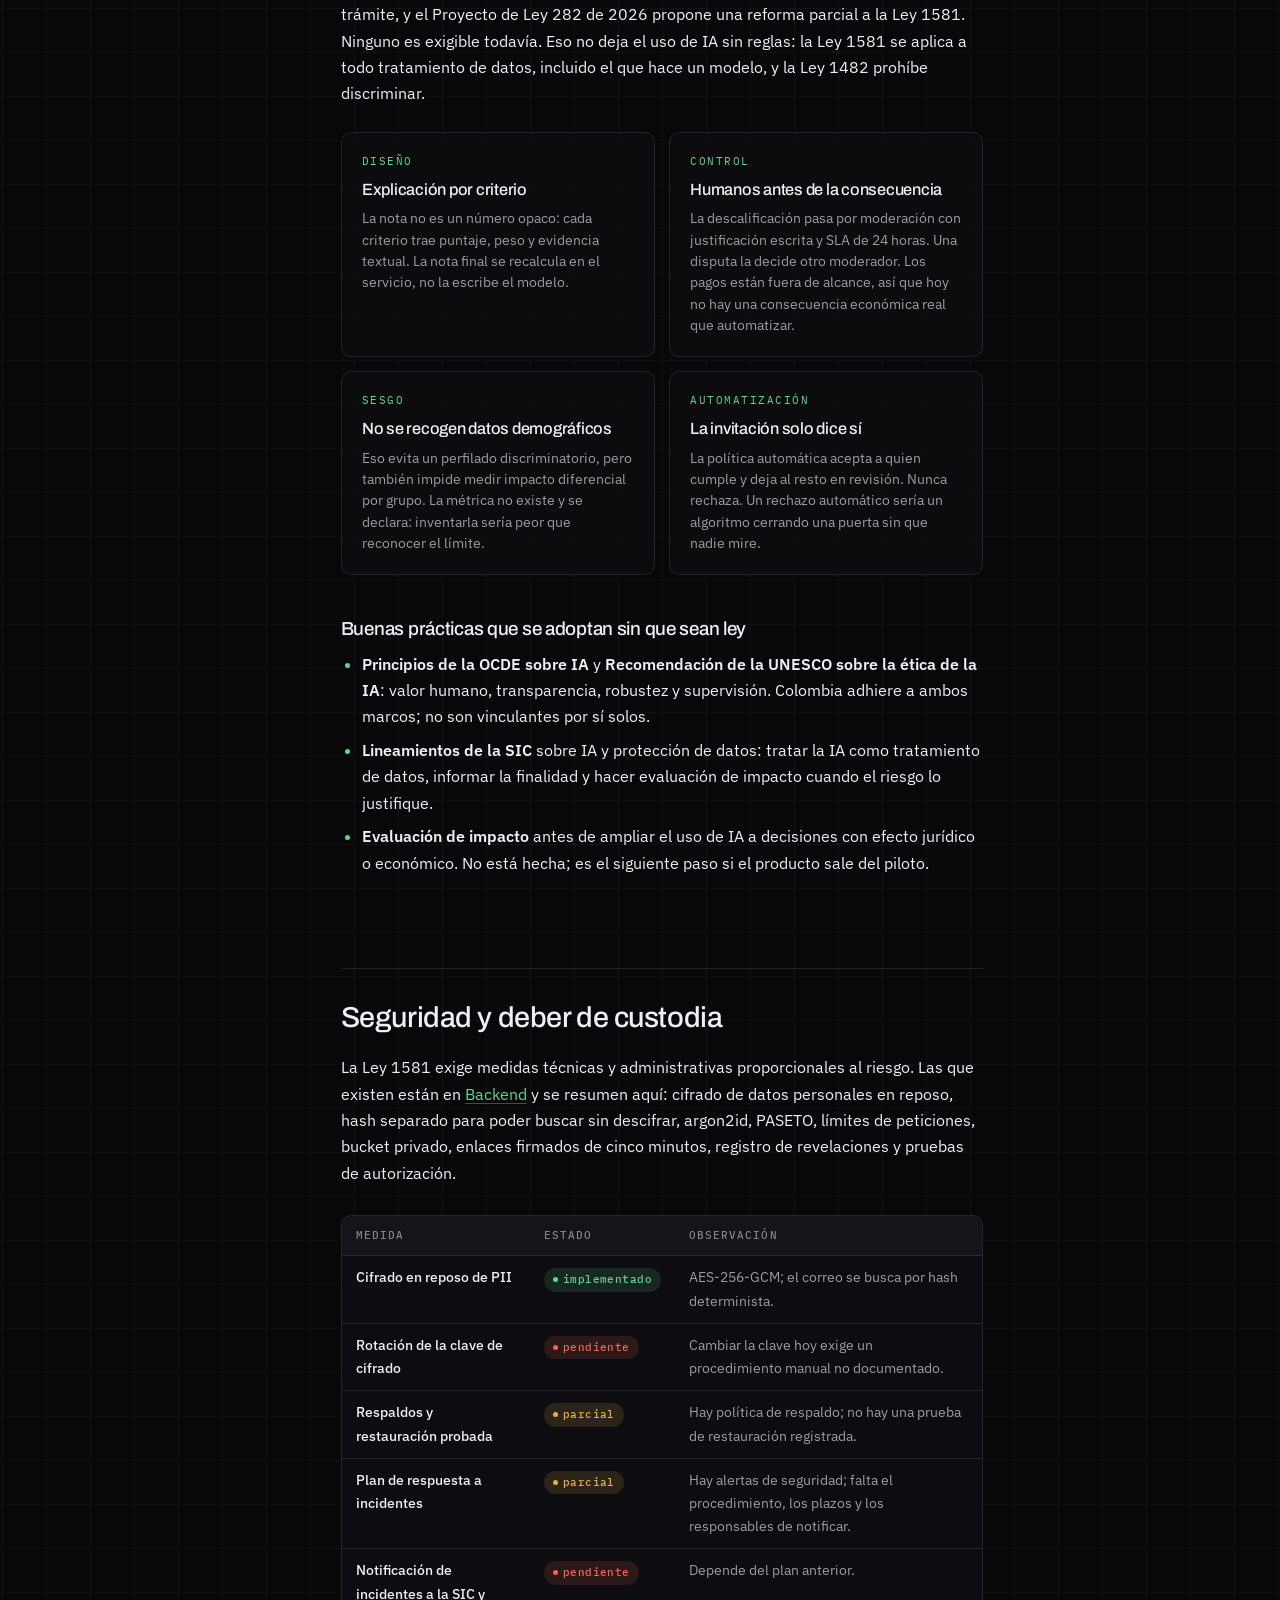
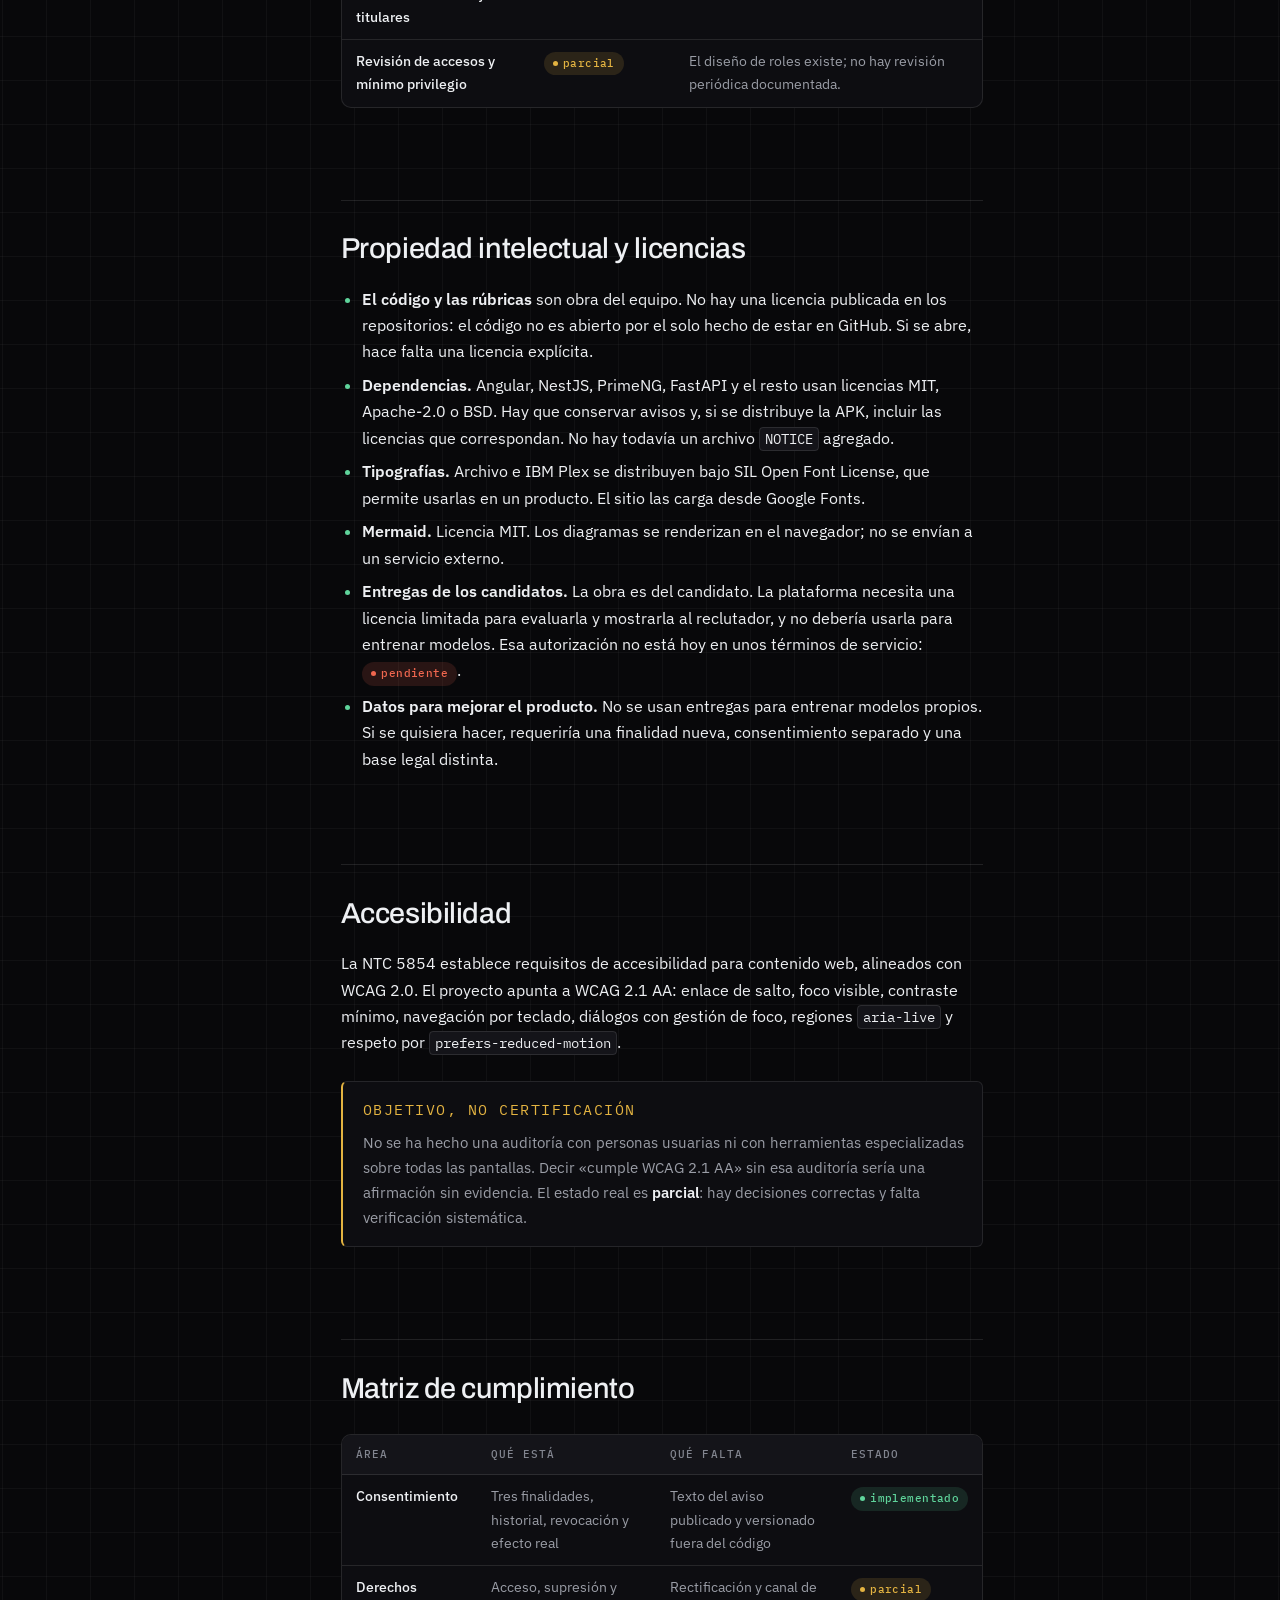
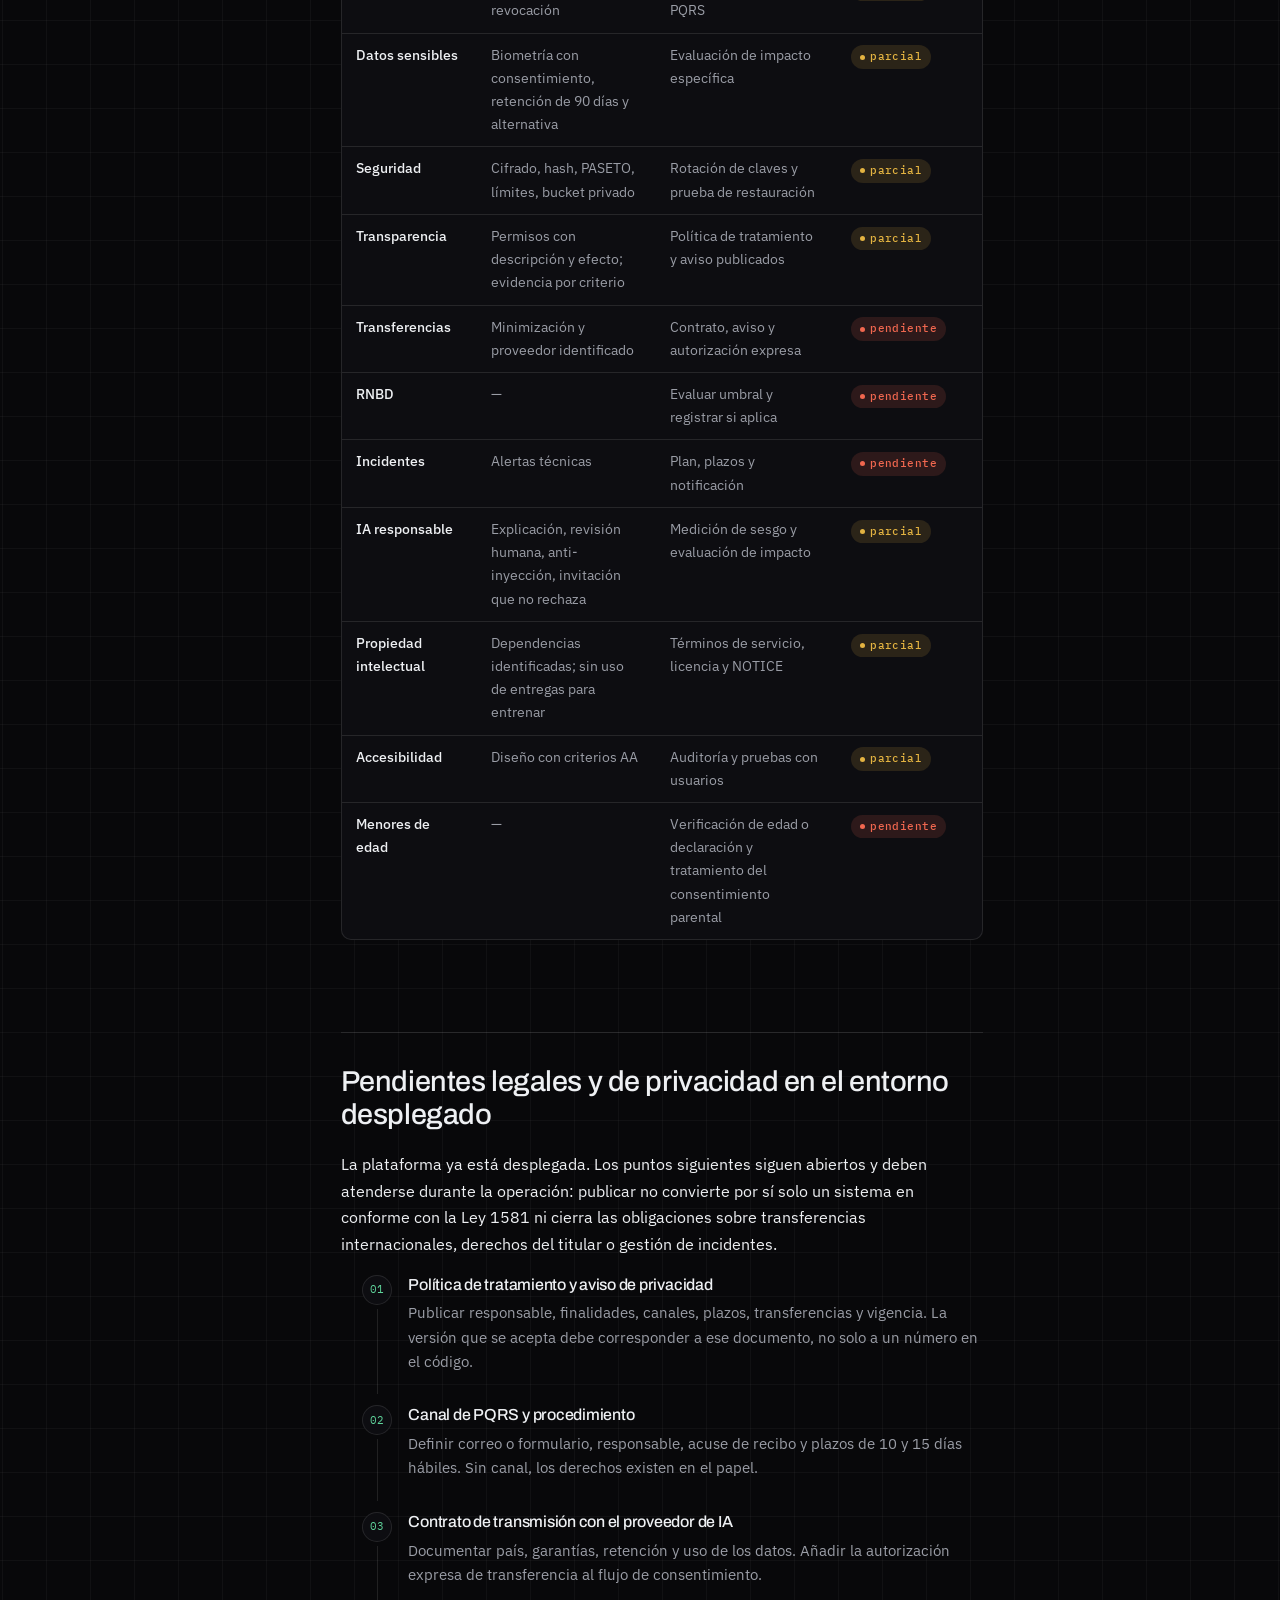
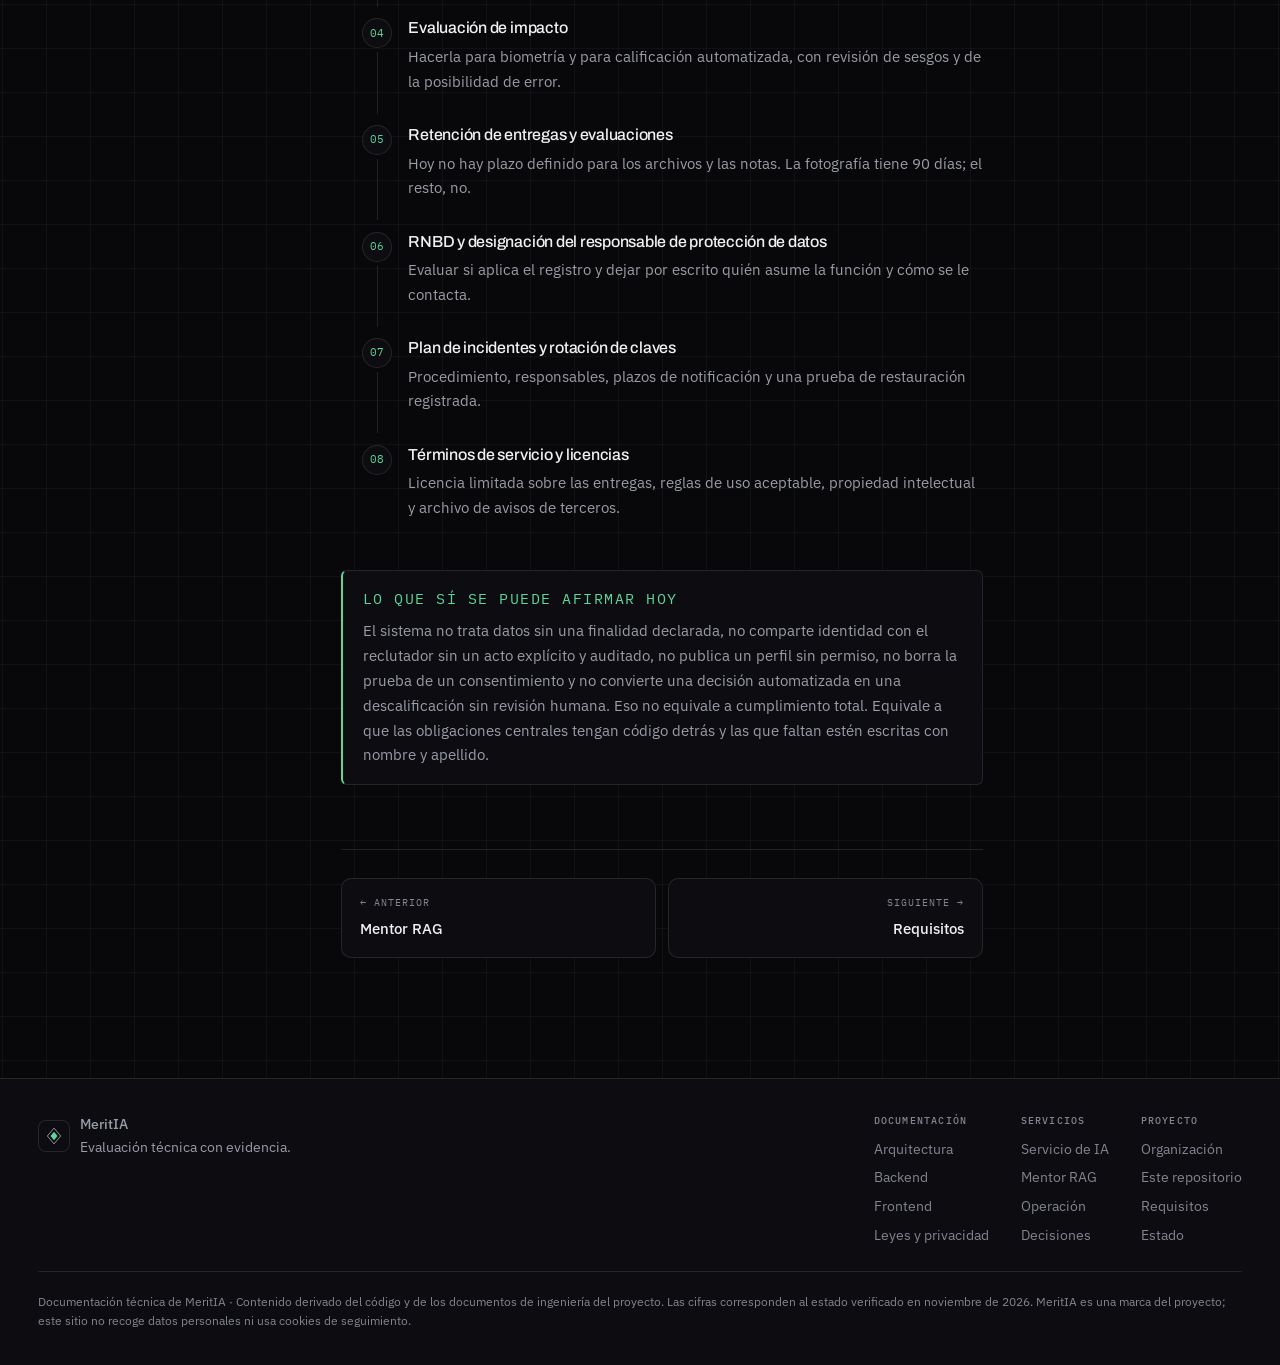
<file: leyes.html>
<!doctype html>
<html lang="es" data-page="leyes">
<head>
  <meta charset="utf-8">
  <meta name="viewport" content="width=device-width, initial-scale=1, viewport-fit=cover">
  <title>Leyes y privacidad · MeritIA</title>
  <meta name="description" content="Normativa colombiana aplicable: Ley 1581 de 2012, consentimiento granular, datos sensibles, transferencias y derechos del titular.">
  <meta name="author" content="MeritIA">
  <meta name="theme-color" content="#08080a" media="(prefers-color-scheme: dark)">
  <meta name="theme-color" content="#f7f7f8" media="(prefers-color-scheme: light)">
  <meta name="color-scheme" content="dark light">
  <link rel="canonical" href="https://meritia.github.io/maritIAdocs/leyes.html">
  <link rel="icon" href="favicon.svg" type="image/svg+xml">
  <link rel="apple-touch-icon" href="assets/img/logo.svg">
  <link rel="preconnect" href="https://fonts.googleapis.com">
  <link rel="preconnect" href="https://fonts.gstatic.com" crossorigin>
  <link href="https://fonts.googleapis.com/css2?family=Archivo:wght@300;400;500&family=IBM+Plex+Mono:wght@400;500&family=IBM+Plex+Sans:wght@400;500;600&display=swap" rel="stylesheet">
  <link rel="stylesheet" href="assets/css/site.css">
  <meta property="og:type" content="website">
  <meta property="og:site_name" content="MeritIA · Documentación">
  <meta property="og:locale" content="es_CO">
  <meta property="og:title" content="Leyes y privacidad · MeritIA">
  <meta property="og:description" content="Normativa colombiana aplicable: Ley 1581 de 2012, consentimiento granular, datos sensibles, transferencias y derechos del titular.">
  <meta property="og:url" content="https://meritia.github.io/maritIAdocs/leyes.html">
  <meta property="og:image" content="https://meritia.github.io/maritIAdocs/assets/img/og.svg">
  <meta name="twitter:card" content="summary_large_image">
  <meta name="twitter:title" content="Leyes y privacidad · MeritIA">
  <meta name="twitter:description" content="Normativa colombiana aplicable: Ley 1581 de 2012, consentimiento granular, datos sensibles, transferencias y derechos del titular.">
  <meta name="twitter:image" content="https://meritia.github.io/maritIAdocs/assets/img/og.svg">
  <script>
    try { var t = localStorage.getItem('meritia-docs-tema'); if (t === 'claro') document.documentElement.dataset.tema = 'claro'; } catch (e) {}
  </script>
</head>
<body>
  <a class="salto" href="#contenido">Saltar al contenido</a>
  <div id="sitio-barra"></div>
  <div class="envoltura">
    <aside id="sitio-lateral"></aside>
    <main id="contenido" class="principal">
      <div class="prosa">
<header class="cabecera-pagina">
  <span class="ceja">Leyes y privacidad</span>
  <h1>Cumplir con evidencia, y con lo pendiente a la vista.</h1>
  <p class="entradilla">
    La Ley 1581 de 2012 no es un anexo del proyecto: es una restricción del modelo de datos. Esta
    página conecta cada obligación con el mecanismo que la atiende, marca lo que está completo y
    enumera lo que todavía no. También explica qué normas aplican, cuáles no y por qué.
  </p>
  <div class="metas">
    <span class="meta">Ley 1581 de 2012</span>
    <span class="meta">Decreto 1377 de 2013</span>
    <span class="meta meta--acento">Consentimiento granular</span>
    <span class="meta">Corte: noviembre de 2026</span>
  </div>
</header>

<div class="aviso aviso--aviso">
  <p class="aviso__titulo">Esto no es asesoría legal</p>
  <p>
    Es documentación de ingeniería: describe qué hace el código y qué decisiones tomó el equipo.
    La calificación jurídica definitiva, el registro de bases de datos y la redacción de la política
    de tratamiento corresponden a quien ejerza la representación legal del responsable.
  </p>
</div>

<h2 id="marco">El marco que aplica</h2>
<div class="tabla-envoltura">
  <table>
    <thead><tr><th>Norma</th><th>Qué regula</th><th>Cómo entra en MeritIA</th></tr></thead>
    <tbody>
      <tr><td>Constitución Política, arts. 13, 15, 16 y 20</td><td>Igualdad, intimidad, <em>habeas data</em>, libre desarrollo y libertad de expresión.</td><td>Base de los derechos sobre los datos y del deber de no discriminar. El ranking usa alias y la identidad solo se revela con rastro.</td></tr>
      <tr><td><strong>Ley 1581 de 2012</strong></td><td>Régimen general de protección de datos personales: principios, derechos del titular, deberes del responsable y del encargado.</td><td>Norma central. Define el consentimiento por finalidad, los datos sensibles, la seguridad y los derechos que el producto implementa.</td></tr>
      <tr><td>Decreto 1377 de 2013, compilado en el Decreto 1074 de 2015</td><td>Reglamenta la Ley 1581: autorización, aviso de privacidad, política de tratamiento, transferencias y encargados.</td><td>Exige poder demostrar la autorización y publicar una política. El historial de consentimientos atiende lo primero; la política está pendiente.</td></tr>
      <tr><td>Decreto 886 de 2014</td><td>Registro Nacional de Bases de Datos (RNBD) ante la SIC.</td><td>Aplica si el responsable supera el umbral de activos que fija la ley. No se ha evaluado formalmente: está en pendientes.</td></tr>
      <tr><td>Ley 1273 de 2009</td><td>Delitos informáticos: acceso abusivo, daño, interceptación y uso de datos.</td><td>Justifica el endurecimiento: cifrado, PASETO, límites, bucket privado y pruebas de seguridad.</td></tr>
      <tr><td>Ley 527 de 1999</td><td>Mensajes de datos, firma electrónica y valor probatorio.</td><td>Sostiene que el registro de consentimientos y la auditoría de revelaciones sean prueba válida de un acto ocurrido en el sistema.</td></tr>
      <tr><td>Ley 1480 de 2011</td><td>Estatuto del Consumidor: información veraz, publicidad y relaciones de consumo.</td><td>Aplica a la relación con empresas y candidatos. Los pagos están fuera de alcance, así que las obligaciones de pasarela no se activan todavía.</td></tr>
      <tr><td>Ley 23 de 1982, Ley 1915 de 2018 y Decisión Andina 351 de 1993</td><td>Derechos de autor sobre software, obras literarias y bases de datos.</td><td>El código, las rúbricas y el corpus tienen titularidad. Las dependencias y tipografías tienen licencias que hay que respetar.</td></tr>
      <tr><td>Ley 1482 de 2011, modificada por la Ley 1752 de 2015</td><td>Prohibición de actos de discriminación, con sanción penal en los casos agravados.</td><td>Un algoritmo que ordena personas es un riesgo directo. De ahí el alias, la revisión humana y la negativa a filtrar el catálogo por afinidad.</td></tr>
      <tr><td>Ley 1618 de 2013 y NTC 5854</td><td>Inclusión de personas con discapacidad; accesibilidad web (NTC basada en WCAG 2.0).</td><td>El objetivo declarado es WCAG 2.1 AA. No es exigible a esta plataforma privada como si fuera una entidad pública, pero se adopta como estándar de diseño.</td></tr>
    </tbody>
  </table>
</div>

<h3>Lo que no aplica, y por qué</h3>
<ul>
  <li><strong>Ley 1266 de 2008 (habeas data financiero).</strong> MeritIA no elabora reportes de crédito ni consulta centrales de riesgo. Un saldo simulado no es una obligación financiera.</li>
  <li><strong>Ley 1712 de 2014 (transparencia).</strong> Obliga a entidades públicas. MeritIA es un producto privado; el principio de transparencia se adopta por diseño, no por sujeción a esa ley.</li>
  <li><strong>RGPD europeo y AI Act.</strong> No hay oferta dirigida al mercado europeo ni tratamiento de personas en la UE. Si eso cambiara, el análisis tendría que rehacerse desde cero.</li>
  <li><strong>Ley 2108 de 2021 u otras de empleo público.</strong> La plataforma no es una entidad pública ni una bolsa de empleo estatal.</li>
</ul>

<h2 id="principios">Cómo se traduce la Ley 1581</h2>
<div class="tabla-envoltura">
  <table>
    <thead><tr><th>Principio u obligación</th><th>Mecanismo en el sistema</th><th>Estado</th></tr></thead>
    <tbody>
      <tr><td>Autorización previa, expresa e informada</td><td>Tres finalidades separadas en el registro, cada una con texto propio y versión del aviso. La decisión se guarda con fecha y pantalla de origen.</td><td><span class="insignia insignia--ok">implementado</span></td></tr>
      <tr><td>Finalidad determinada</td><td>Catálogo cerrado de permisos; cada uno declara su efecto. No se pueden enviar finalidades que el catálogo no ofrezca.</td><td><span class="insignia insignia--ok">implementado</span></td></tr>
      <tr><td>Libertad</td><td>El permiso de perfil público nace apagado. Revocar biometría no excluye de la vacante: existe la verificación alterna.</td><td><span class="insignia insignia--ok">implementado</span></td></tr>
      <tr><td>Datos sensibles</td><td>La foto de verificación es biométrica: consentimiento explícito, bucket privado, enlaces de 5 minutos y borrado a los 90 días.</td><td><span class="insignia insignia--ok">implementado</span></td></tr>
      <tr><td>Seguridad</td><td>AES-256-GCM para datos personales, argon2id para contraseñas, PASETO, límites en tres capas y registro de revelaciones.</td><td><span class="insignia insignia--ok">implementado</span></td></tr>
      <tr><td>Transparencia</td><td>La pantalla de permisos muestra título, descripción, efecto y versión del aviso. Falta publicar el aviso y la política completos.</td><td><span class="insignia insignia--parcial">parcial</span></td></tr>
      <tr><td>Acceso</td><td><code>GET /reportes/mis-datos</code> devuelve perfil, consentimientos, entregas, evaluaciones y postulaciones de quien pregunta.</td><td><span class="insignia insignia--ok">implementado</span></td></tr>
      <tr><td>Rectificación y actualización</td><td>No hay edición de perfil: el nombre y el correo se fijan en el registro. Corregirlos exige soporte.</td><td><span class="insignia insignia--pendiente">pendiente</span></td></tr>
      <tr><td>Supresión</td><td><code>DELETE /autenticacion/cuenta</code> con confirmación de contraseña: anonimiza, borra fotos y postulaciones, y conserva la prueba del consentimiento.</td><td><span class="insignia insignia--ok">implementado</span></td></tr>
      <tr><td>Revocatoria</td><td><code>PUT /autenticacion/consentimientos</code>. Revocar IA impide nuevas entregas; revocar biometría obliga a la modalidad alterna; revocar perfil saca del banco de talento.</td><td><span class="insignia insignia--ok">implementado</span></td></tr>
      <tr><td>Circulación restringida</td><td>El ranking se lee con alias. Ver identidad es un <code>POST</code> explícito que deja rastro de quién y cuándo.</td><td><span class="insignia insignia--ok">implementado</span></td></tr>
      <tr><td>Transferencia internacional</td><td>El texto de la entrega viaja a Gemini. No hay contrato de transmisión ni aviso específico documentado.</td><td><span class="insignia insignia--pendiente">pendiente</span></td></tr>
      <tr><td>Consulta y reclamo</td><td>No hay canal formal publicado ni flujo de PQRS con plazos de 10 y 15 días hábiles.</td><td><span class="insignia insignia--pendiente">pendiente</span></td></tr>
      <tr><td>Política de tratamiento y aviso</td><td>Existe la versión del aviso que se acepta, pero no una política publicada con responsable, canales y vigencia.</td><td><span class="insignia insignia--pendiente">pendiente</span></td></tr>
      <tr><td>Registro Nacional de Bases de Datos</td><td>No se ha determinado si el responsable supera el umbral de activos ni se ha radicado el registro.</td><td><span class="insignia insignia--pendiente">pendiente</span></td></tr>
    </tbody>
  </table>
</div>

<h2 id="consentimiento">El consentimiento, en concreto</h2>
<p>
  La Ley 1581 no pide un booleano: pide poder <strong>demostrar</strong> que el consentimiento se
  obtuvo, para qué finalidad y cuándo. Por eso la tabla es un historial que solo crece
  (<a href="decisiones.html#adr-0014">ADR-0014</a>). Revocar inserta una fila con
  <code>concedido = false</code>; el estado actual es la fila más reciente de cada par
  (usuario, finalidad). No hay <code>UPDATE</code> ni restricción de unicidad.
</p>

<div class="rejilla rejilla--3">
  <div class="tarjeta">
    <span class="tarjeta__num">Finalidad 1</span>
    <h3>Grabación y verificación biométrica</h3>
    <p><strong>Por omisión:</strong> concedida. <strong>Efecto de revocar:</strong> la entrega pasa a verificación manual de la empresa, sin cámara. Revocar no excluye de ninguna vacante.</p>
    <span class="tarjeta__pie"><span class="insignia insignia--ok">se hace cumplir</span></span>
  </div>
  <div class="tarjeta">
    <span class="tarjeta__num">Finalidad 2</span>
    <h3>Calificación por IA generativa</h3>
    <p><strong>Por omisión:</strong> concedida. <strong>Efecto de revocar:</strong> no se pueden enviar entregas nuevas; las ya evaluadas no se deshacen. La entrega exige el permiso y responde 403 sin él.</p>
    <span class="tarjeta__pie"><span class="insignia insignia--ok">se hace cumplir</span></span>
  </div>
  <div class="tarjeta">
    <span class="tarjeta__num">Finalidad 3</span>
    <h3>Publicación del perfil</h3>
    <p><strong>Por omisión:</strong> apagada. <strong>Efecto de revocar:</strong> el perfil deja de aparecer en el banco de talento. Solo lista a quien autorizó.</p>
    <span class="tarjeta__pie"><span class="insignia insignia--ok">se hace cumplir</span></span>
  </div>
</div>

<div class="aviso aviso--ok">
  <p class="aviso__titulo">Una finalidad que se retiró del catálogo</p>
  <p>
    «Datos para el Mentor IA» aparecía en una pantalla, pero no en el Taller 2, ni en la EDT, ni en
    el Plan de Seguridad. Nadie lo había autorizado en el registro. Se retiró del catálogo: pedir un
    permiso que nadie necesita entrena a decir que sí sin leer. Si el mentor llegara a tratar datos
    personales, tendría que pedirse una finalidad nueva, con su propio texto y su propia revocación.
  </p>
</div>

<h3>Qué se guarda de cada decisión</h3>
<dl class="definiciones">
  <div><dt>Quién</dt><dd>El identificador del usuario. No hay identificador en la URL: sale del token.</dd></div>
  <div><dt>Qué</dt><dd>La finalidad y si se concede o se revoca.</dd></div>
  <div><dt>Cuándo</dt><dd>Marca de tiempo de la decisión, no de la última modificación.</dd></div>
  <div><dt>Qué leyó</dt><dd>Versión del aviso y pantalla desde la que se decidió (registro o panel de privacidad).</dd></div>
  <div><dt>Qué no se guarda</dt><dd>Ni IP ni navegador. Una IP es otro dato personal; recogerla «por si acaso» dentro del registro que existe para no recoger de más sería contradecirse.</dd></div>
</dl>

<h2 id="ciclo">El ciclo de vida del dato</h2>
<div class="diagrama diagrama--ancho">
  <div class="diagrama__cabecera"><span class="punto"></span>Del registro a la supresión</div>
  <div class="diagrama__lienzo">
    <div class="mermaid">
flowchart LR
  R["Registro"] --> C["Consentimiento<br/>tres finalidades<br/>historial append-only"]
  C --> P["Postulación"]
  P --> V["Verificación<br/>cámara o alterna"]
  V --> E["Entrega"]
  E --> IA["Evaluación con IA<br/>solo con permiso"]
  IA --> M["Moderación humana<br/>riesgo alto o muestreo"]
  M --> RK["Ranking con alias"]
  RK --> T["Banco de talento<br/>solo con permiso"]
  V -.-> F["Foto biométrica<br/>90 días"]
  F -.-> X["Purga automática"]
  E -.-> D["Derechos del titular<br/>acceso · supresión · revocación"]
  D -.-> X
    </div>
  </div>
  <div class="diagrama__pie">La foto se borra a los 90 días por un temporizador y también al eliminar la cuenta. El historial de consentimientos sobrevive a la cuenta para conservar la prueba.</div>
</div>

<h2 id="derechos">Los derechos del titular y dónde se ejercen</h2>
<div class="tabla-envoltura">
  <table>
    <thead><tr><th>Derecho</th><th>Cómo se ejerce hoy</th><th>Qué falta</th></tr></thead>
    <tbody>
      <tr><td>Conocer y acceder</td><td><code>GET /reportes/mis-datos</code> devuelve todo lo guardado, en JSON, sin intervención de un tercero.</td><td>Una vista legible y descargable para quien no lee JSON.</td></tr>
      <tr><td>Actualizar y rectificar</td><td>No hay edición de perfil.</td><td>Un canal y un endpoint para corregir nombre y correo, con verificación de identidad.</td></tr>
      <tr><td>Suprimir</td><td><code>DELETE /autenticacion/cuenta</code> con contraseña. Anonimiza, borra fotos y postulaciones.</td><td>Confirmar qué se conserva por obligación legal y comunicarlo en la respuesta.</td></tr>
      <tr><td>Revocar la autorización</td><td><code>PUT /autenticacion/consentimientos</code>, por finalidad e independiente.</td><td>Nada funcional; el efecto de cada permiso ya está aplicado.</td></tr>
      <tr><td>Presentar consultas y reclamos</td><td>No hay canal publicado ni plazo formal.</td><td>Correo o formulario, responsable designado y plazos de 10 y 15 días hábiles.</td></tr>
      <tr><td>No ser objeto de decisiones injustificadas</td><td>La calificación por IA se explica por criterio y la descalificación pasa por moderación humana.</td><td>Documentar el procedimiento y el derecho a disputar la decisión más allá del caso de moderación.</td></tr>
    </tbody>
  </table>
</div>

<div class="aviso">
  <p class="aviso__titulo">Una precisión importante</p>
  <p>
    La Ley 1581 no consagra un derecho general a la explicación algorítmica como el RGPD europeo. Que
    MeritIA entregue evidencia por criterio y revise antes de descalificar es una decisión de diseño,
    no una obligación literal de esa norma. Se hace porque el producto vende decisiones defendibles,
    y porque la ausencia de explicación haría imposible ejercer los derechos de rectificación y reclamo.
  </p>
</div>

<h2 id="transferencia">Transferencia internacional</h2>
<p>
  La evaluación envía el texto de la entrega a Gemini, un proveedor de Google. Ese tratamiento ocurre
  fuera de Colombia y es una transferencia internacional de datos personales, aunque el texto no
  contenga el nombre del candidato: una entrega puede incluirlo, y el conjunto sigue siendo dato
  personal.
</p>
<div class="aviso aviso--peligro">
  <p class="aviso__titulo">Pendiente de formalizar</p>
  <p>
    No hay hoy un contrato de transmisión con el proveedor ni un aviso de transferencia específico
    dentro de la autorización. La Ley 1581 exige informar la finalidad y el destinatario, y cuando el
    país no está declarado con nivel adecuado, obtener autorización expresa. También hay que verificar
    la modalidad contratada del proveedor: no se afirma que no entrene con los datos; eso debe estar
    cubierto por los términos y la configuración.
  </p>
</div>
<ul>
  <li><strong>Minimización antes de enviar.</strong> El servicio de IA no recibe archivos ni identidad: recibe texto extraído y la rúbrica. El nombre del archivo se conserva en la evidencia, y por eso las rutas también se tratan como dato.</li>
  <li><strong>Sin memoria del proveedor por diseño.</strong> La llamada es sin estado y no se reutiliza para otras evaluaciones. El backend guarda la nota y la evidencia, no la conversación.</li>
  <li><strong>Un proveedor alternativo es un adaptador.</strong> Cambiar de proveedor no cambia el dominio, pero sí el país y las garantías: el análisis de transferencia habría que rehacerlo.</li>
</ul>

<h2 id="ia">IA, transparencia y no discriminación</h2>
<p>
  A noviembre de 2026 <strong>no existe en Colombia una ley general de inteligencia artificial
  vigente</strong>. El Proyecto de Ley 043 de 2025 (Senado) / 324 de 2025 (Cámara) sigue en trámite,
  y el Proyecto de Ley 282 de 2026 propone una reforma parcial a la Ley 1581. Ninguno es exigible
  todavía. Eso no deja el uso de IA sin reglas: la Ley 1581 se aplica a todo tratamiento de datos,
  incluido el que hace un modelo, y la Ley 1482 prohíbe discriminar.
</p>

<div class="rejilla rejilla--2">
  <div class="tarjeta">
    <span class="tarjeta__num">Diseño</span>
    <h3>Explicación por criterio</h3>
    <p>La nota no es un número opaco: cada criterio trae puntaje, peso y evidencia textual. La nota final se recalcula en el servicio, no la escribe el modelo.</p>
  </div>
  <div class="tarjeta">
    <span class="tarjeta__num">Control</span>
    <h3>Humanos antes de la consecuencia</h3>
    <p>La descalificación pasa por moderación con justificación escrita y SLA de 24 horas. Una disputa la decide otro moderador. Los pagos están fuera de alcance, así que hoy no hay una consecuencia económica real que automatizar.</p>
  </div>
  <div class="tarjeta">
    <span class="tarjeta__num">Sesgo</span>
    <h3>No se recogen datos demográficos</h3>
    <p>Eso evita un perfilado discriminatorio, pero también impide medir impacto diferencial por grupo. La métrica no existe y se declara: inventarla sería peor que reconocer el límite.</p>
  </div>
  <div class="tarjeta">
    <span class="tarjeta__num">Automatización</span>
    <h3>La invitación solo dice sí</h3>
    <p>La política automática acepta a quien cumple y deja al resto en revisión. Nunca rechaza. Un rechazo automático sería un algoritmo cerrando una puerta sin que nadie mire.</p>
  </div>
</div>

<h3>Buenas prácticas que se adoptan sin que sean ley</h3>
<ul>
  <li><strong>Principios de la OCDE sobre IA</strong> y <strong>Recomendación de la UNESCO sobre la ética de la IA</strong>: valor humano, transparencia, robustez y supervisión. Colombia adhiere a ambos marcos; no son vinculantes por sí solos.</li>
  <li><strong>Lineamientos de la SIC</strong> sobre IA y protección de datos: tratar la IA como tratamiento de datos, informar la finalidad y hacer evaluación de impacto cuando el riesgo lo justifique.</li>
  <li><strong>Evaluación de impacto</strong> antes de ampliar el uso de IA a decisiones con efecto jurídico o económico. No está hecha; es el siguiente paso si el producto sale del piloto.</li>
</ul>

<h2 id="seguridad-legal">Seguridad y deber de custodia</h2>
<p>
  La Ley 1581 exige medidas técnicas y administrativas proporcionales al riesgo. Las que existen
  están en <a href="backend.html#seguridad">Backend</a> y se resumen aquí: cifrado de datos
  personales en reposo, hash separado para poder buscar sin descifrar, argon2id, PASETO, límites de
  peticiones, bucket privado, enlaces firmados de cinco minutos, registro de revelaciones y pruebas
  de autorización.
</p>
<div class="tabla-envoltura">
  <table class="tabla-compacta">
    <thead><tr><th>Medida</th><th>Estado</th><th>Observación</th></tr></thead>
    <tbody>
      <tr><td>Cifrado en reposo de PII</td><td><span class="insignia insignia--ok">implementado</span></td><td>AES-256-GCM; el correo se busca por hash determinista.</td></tr>
      <tr><td>Rotación de la clave de cifrado</td><td><span class="insignia insignia--pendiente">pendiente</span></td><td>Cambiar la clave hoy exige un procedimiento manual no documentado.</td></tr>
      <tr><td>Respaldos y restauración probada</td><td><span class="insignia insignia--parcial">parcial</span></td><td>Hay política de respaldo; no hay una prueba de restauración registrada.</td></tr>
      <tr><td>Plan de respuesta a incidentes</td><td><span class="insignia insignia--parcial">parcial</span></td><td>Hay alertas de seguridad; falta el procedimiento, los plazos y los responsables de notificar.</td></tr>
      <tr><td>Notificación de incidentes a la SIC y titulares</td><td><span class="insignia insignia--pendiente">pendiente</span></td><td>Depende del plan anterior.</td></tr>
      <tr><td>Revisión de accesos y mínimo privilegio</td><td><span class="insignia insignia--parcial">parcial</span></td><td>El diseño de roles existe; no hay revisión periódica documentada.</td></tr>
    </tbody>
  </table>
</div>

<h2 id="propiedad">Propiedad intelectual y licencias</h2>
<ul>
  <li><strong>El código y las rúbricas</strong> son obra del equipo. No hay una licencia publicada en los repositorios: el código no es abierto por el solo hecho de estar en GitHub. Si se abre, hace falta una licencia explícita.</li>
  <li><strong>Dependencias.</strong> Angular, NestJS, PrimeNG, FastAPI y el resto usan licencias MIT, Apache-2.0 o BSD. Hay que conservar avisos y, si se distribuye la APK, incluir las licencias que correspondan. No hay todavía un archivo <code>NOTICE</code> agregado.</li>
  <li><strong>Tipografías.</strong> Archivo e IBM Plex se distribuyen bajo SIL Open Font License, que permite usarlas en un producto. El sitio las carga desde Google Fonts.</li>
  <li><strong>Mermaid.</strong> Licencia MIT. Los diagramas se renderizan en el navegador; no se envían a un servicio externo.</li>
  <li><strong>Entregas de los candidatos.</strong> La obra es del candidato. La plataforma necesita una licencia limitada para evaluarla y mostrarla al reclutador, y no debería usarla para entrenar modelos. Esa autorización no está hoy en unos términos de servicio: <span class="insignia insignia--pendiente">pendiente</span>.</li>
  <li><strong>Datos para mejorar el producto.</strong> No se usan entregas para entrenar modelos propios. Si se quisiera hacer, requeriría una finalidad nueva, consentimiento separado y una base legal distinta.</li>
</ul>

<h2 id="accesibilidad-legal">Accesibilidad</h2>
<p>
  La NTC 5854 establece requisitos de accesibilidad para contenido web, alineados con WCAG 2.0. El
  proyecto apunta a WCAG 2.1 AA: enlace de salto, foco visible, contraste mínimo, navegación por
  teclado, diálogos con gestión de foco, regiones <code>aria-live</code> y respeto por
  <code>prefers-reduced-motion</code>.
</p>
<div class="aviso aviso--aviso">
  <p class="aviso__titulo">Objetivo, no certificación</p>
  <p>
    No se ha hecho una auditoría con personas usuarias ni con herramientas especializadas sobre todas
    las pantallas. Decir «cumple WCAG 2.1 AA» sin esa auditoría sería una afirmación sin evidencia.
    El estado real es <strong>parcial</strong>: hay decisiones correctas y falta verificación
    sistemática.
  </p>
</div>

<h2 id="matriz">Matriz de cumplimiento</h2>
<div class="tabla-envoltura">
  <table>
    <thead><tr><th>Área</th><th>Qué está</th><th>Qué falta</th><th>Estado</th></tr></thead>
    <tbody>
      <tr><td>Consentimiento</td><td>Tres finalidades, historial, revocación y efecto real</td><td>Texto del aviso publicado y versionado fuera del código</td><td><span class="insignia insignia--ok">implementado</span></td></tr>
      <tr><td>Derechos</td><td>Acceso, supresión y revocación</td><td>Rectificación y canal de PQRS</td><td><span class="insignia insignia--parcial">parcial</span></td></tr>
      <tr><td>Datos sensibles</td><td>Biometría con consentimiento, retención de 90 días y alternativa</td><td>Evaluación de impacto específica</td><td><span class="insignia insignia--parcial">parcial</span></td></tr>
      <tr><td>Seguridad</td><td>Cifrado, hash, PASETO, límites, bucket privado</td><td>Rotación de claves y prueba de restauración</td><td><span class="insignia insignia--parcial">parcial</span></td></tr>
      <tr><td>Transparencia</td><td>Permisos con descripción y efecto; evidencia por criterio</td><td>Política de tratamiento y aviso publicados</td><td><span class="insignia insignia--parcial">parcial</span></td></tr>
      <tr><td>Transferencias</td><td>Minimización y proveedor identificado</td><td>Contrato, aviso y autorización expresa</td><td><span class="insignia insignia--pendiente">pendiente</span></td></tr>
      <tr><td>RNBD</td><td>—</td><td>Evaluar umbral y registrar si aplica</td><td><span class="insignia insignia--pendiente">pendiente</span></td></tr>
      <tr><td>Incidentes</td><td>Alertas técnicas</td><td>Plan, plazos y notificación</td><td><span class="insignia insignia--pendiente">pendiente</span></td></tr>
      <tr><td>IA responsable</td><td>Explicación, revisión humana, anti-inyección, invitación que no rechaza</td><td>Medición de sesgo y evaluación de impacto</td><td><span class="insignia insignia--parcial">parcial</span></td></tr>
      <tr><td>Propiedad intelectual</td><td>Dependencias identificadas; sin uso de entregas para entrenar</td><td>Términos de servicio, licencia y NOTICE</td><td><span class="insignia insignia--parcial">parcial</span></td></tr>
      <tr><td>Accesibilidad</td><td>Diseño con criterios AA</td><td>Auditoría y pruebas con usuarios</td><td><span class="insignia insignia--parcial">parcial</span></td></tr>
      <tr><td>Menores de edad</td><td>—</td><td>Verificación de edad o declaración y tratamiento del consentimiento parental</td><td><span class="insignia insignia--pendiente">pendiente</span></td></tr>
    </tbody>
  </table>
</div>

<h2 id="pendientes">Pendientes legales y de privacidad en el entorno desplegado</h2>
<p>
  La plataforma ya está desplegada. Los puntos siguientes siguen abiertos y deben atenderse durante
  la operación: publicar no convierte por sí solo un sistema en conforme con la Ley 1581 ni cierra
  las obligaciones sobre transferencias internacionales, derechos del titular o gestión de incidentes.
</p>
<ol class="pasos">
  <li><h3>Política de tratamiento y aviso de privacidad</h3><p>Publicar responsable, finalidades, canales, plazos, transferencias y vigencia. La versión que se acepta debe corresponder a ese documento, no solo a un número en el código.</p></li>
  <li><h3>Canal de PQRS y procedimiento</h3><p>Definir correo o formulario, responsable, acuse de recibo y plazos de 10 y 15 días hábiles. Sin canal, los derechos existen en el papel.</p></li>
  <li><h3>Contrato de transmisión con el proveedor de IA</h3><p>Documentar país, garantías, retención y uso de los datos. Añadir la autorización expresa de transferencia al flujo de consentimiento.</p></li>
  <li><h3>Evaluación de impacto</h3><p>Hacerla para biometría y para calificación automatizada, con revisión de sesgos y de la posibilidad de error.</p></li>
  <li><h3>Retención de entregas y evaluaciones</h3><p>Hoy no hay plazo definido para los archivos y las notas. La fotografía tiene 90 días; el resto, no.</p></li>
  <li><h3>RNBD y designación del responsable de protección de datos</h3><p>Evaluar si aplica el registro y dejar por escrito quién asume la función y cómo se le contacta.</p></li>
  <li><h3>Plan de incidentes y rotación de claves</h3><p>Procedimiento, responsables, plazos de notificación y una prueba de restauración registrada.</p></li>
  <li><h3>Términos de servicio y licencias</h3><p>Licencia limitada sobre las entregas, reglas de uso aceptable, propiedad intelectual y archivo de avisos de terceros.</p></li>
</ol>

<div class="aviso aviso--ok">
  <p class="aviso__titulo">Lo que sí se puede afirmar hoy</p>
  <p>
    El sistema no trata datos sin una finalidad declarada, no comparte identidad con el reclutador sin
    un acto explícito y auditado, no publica un perfil sin permiso, no borra la prueba de un
    consentimiento y no convierte una decisión automatizada en una descalificación sin revisión
    humana. Eso no equivale a cumplimiento total. Equivale a que las obligaciones centrales tengan
    código detrás y las que faltan estén escritas con nombre y apellido.
  </p>
</div>
      </div>
      <nav class="paginacion" aria-label="Navegación entre páginas">
        <a href="rag.html"><span>← Anterior</span><strong>Mentor RAG</strong></a>
        <a class="paginacion__siguiente" href="requisitos.html"><span>Siguiente →</span><strong>Requisitos</strong></a>
      </nav>
    </main>
    <aside id="sitio-toc" aria-label="Contenido de la página"></aside>
  </div>
  <div id="sitio-pie"></div>
  <noscript>
    <div style="max-width:900px;margin:0 auto;padding:24px">
      <p><strong>La navegación lateral necesita JavaScript.</strong> Estas son las secciones:</p>
      <ul>
        <li><a href="index.html">MeritIA · Documentación</a></li>
        <li><a href="arquitectura.html">Arquitectura</a></li>
        <li><a href="frontend.html">Frontend</a></li>
        <li><a href="backend.html">Backend</a></li>
        <li><a href="ia.html">Servicio de IA</a></li>
        <li><a href="rag.html">Mentor RAG</a></li>
        <li><a href="leyes.html">Leyes y privacidad</a></li>
        <li><a href="requisitos.html">Requisitos</a></li>
        <li><a href="operacion.html">Operación</a></li>
        <li><a href="decisiones.html">Decisiones de arquitectura</a></li>
        <li><a href="estado.html">Estado del proyecto</a></li>
      </ul>
    </div>
  </noscript>
  <script src="assets/js/mermaid.min.js" defer></script>
  <script src="assets/js/site.js" defer></script>
</body>
</html>
</file>
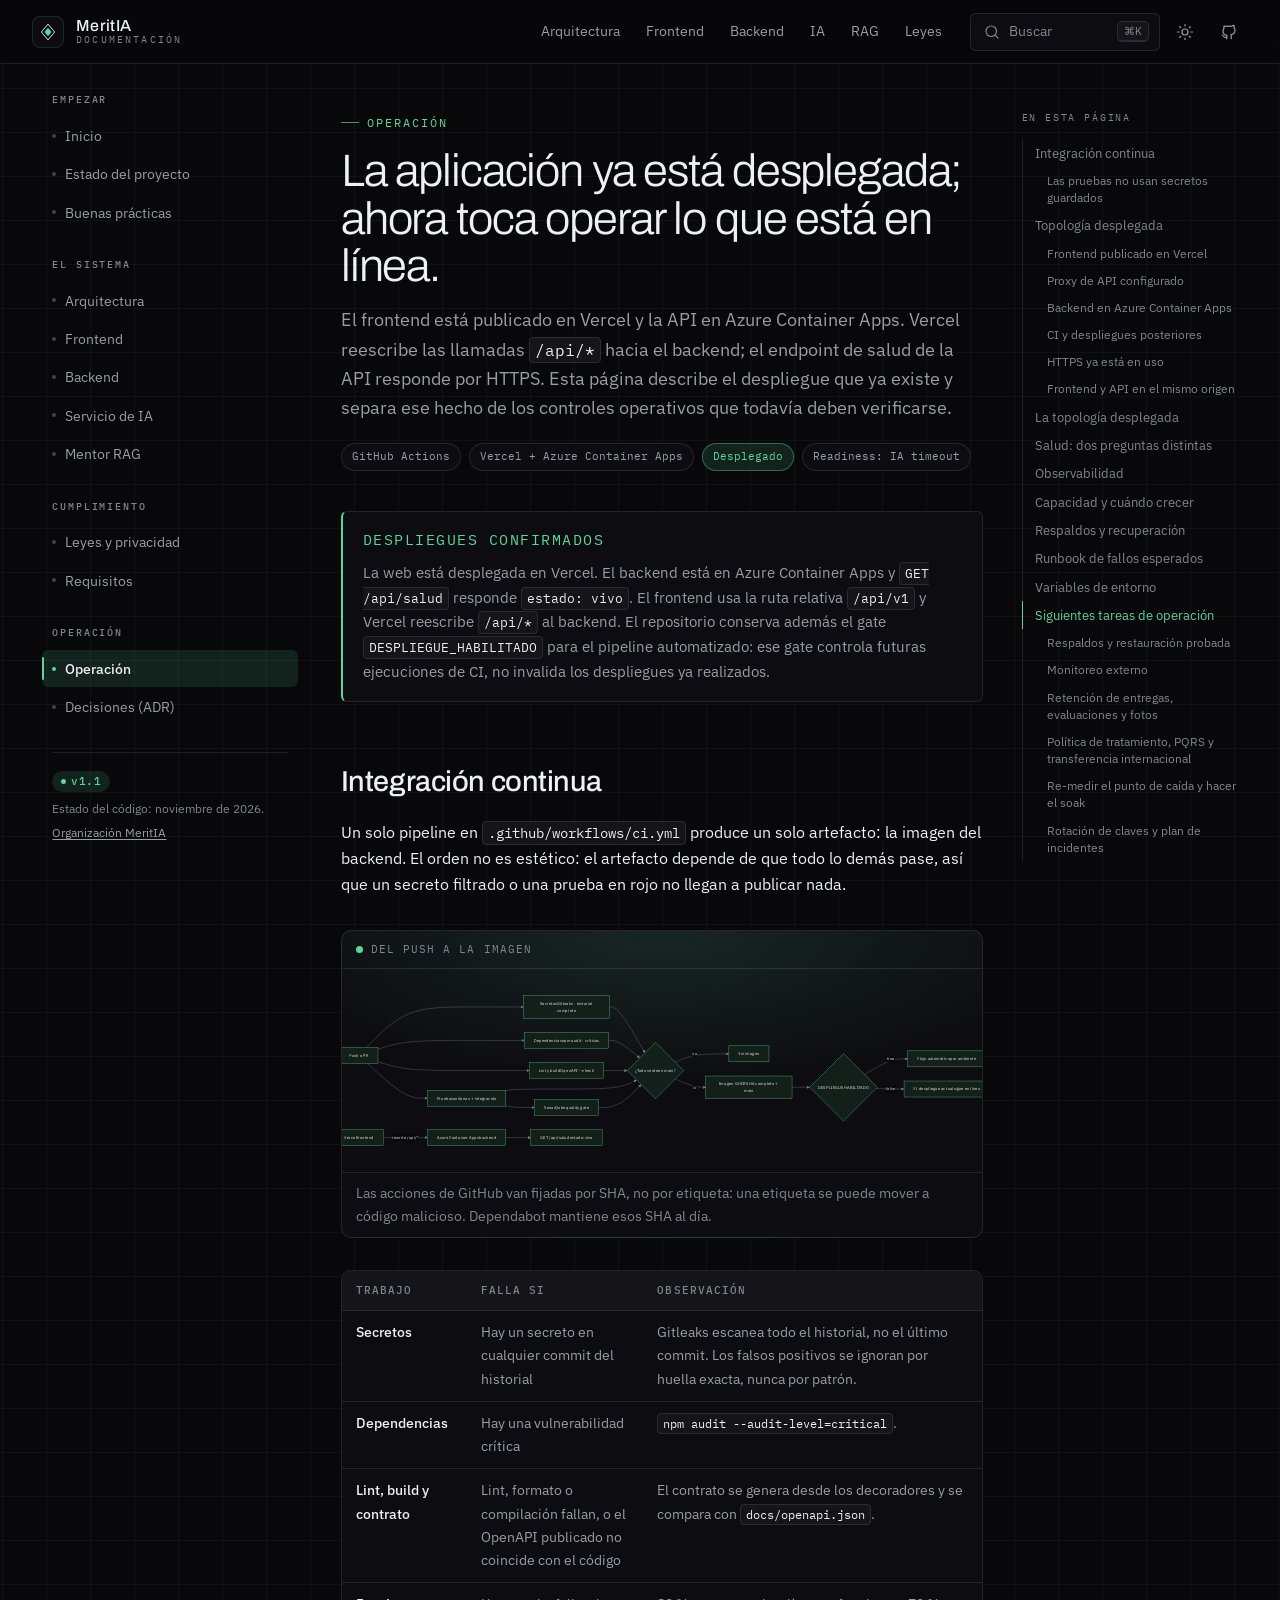
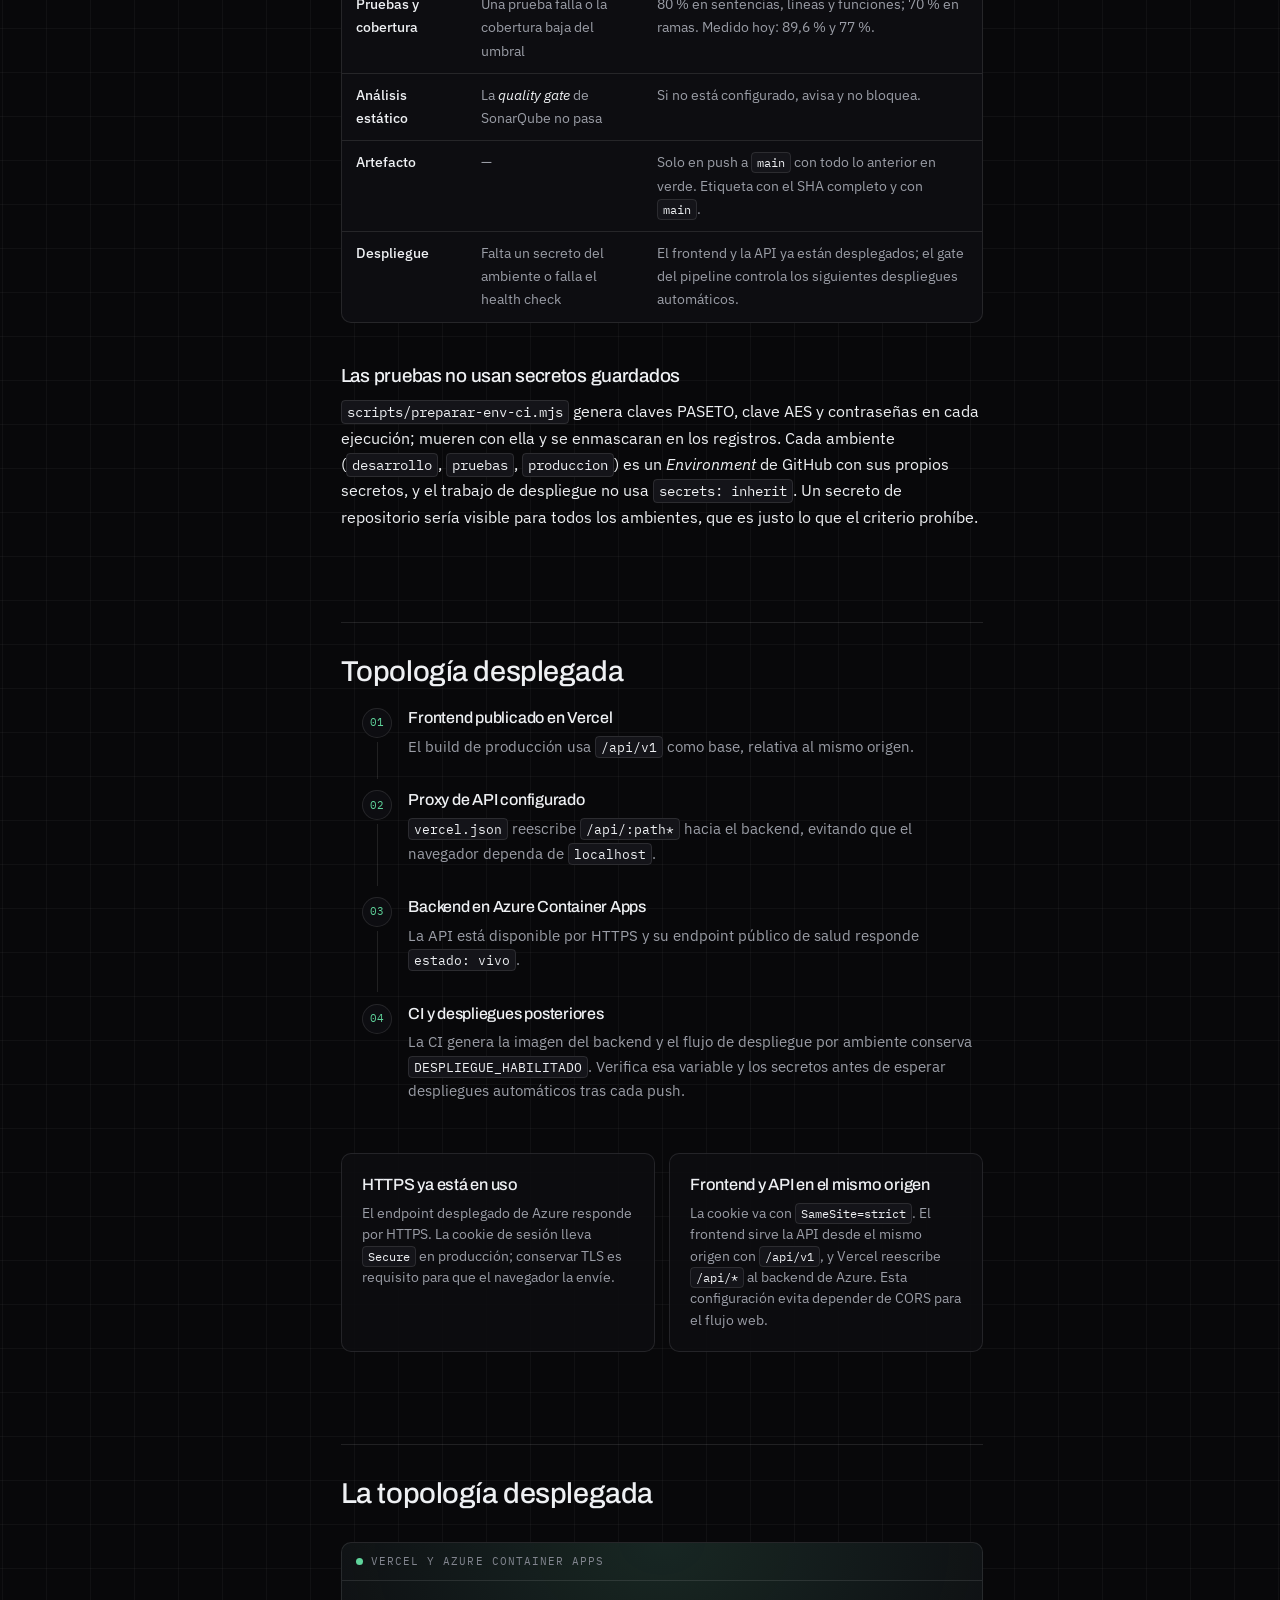
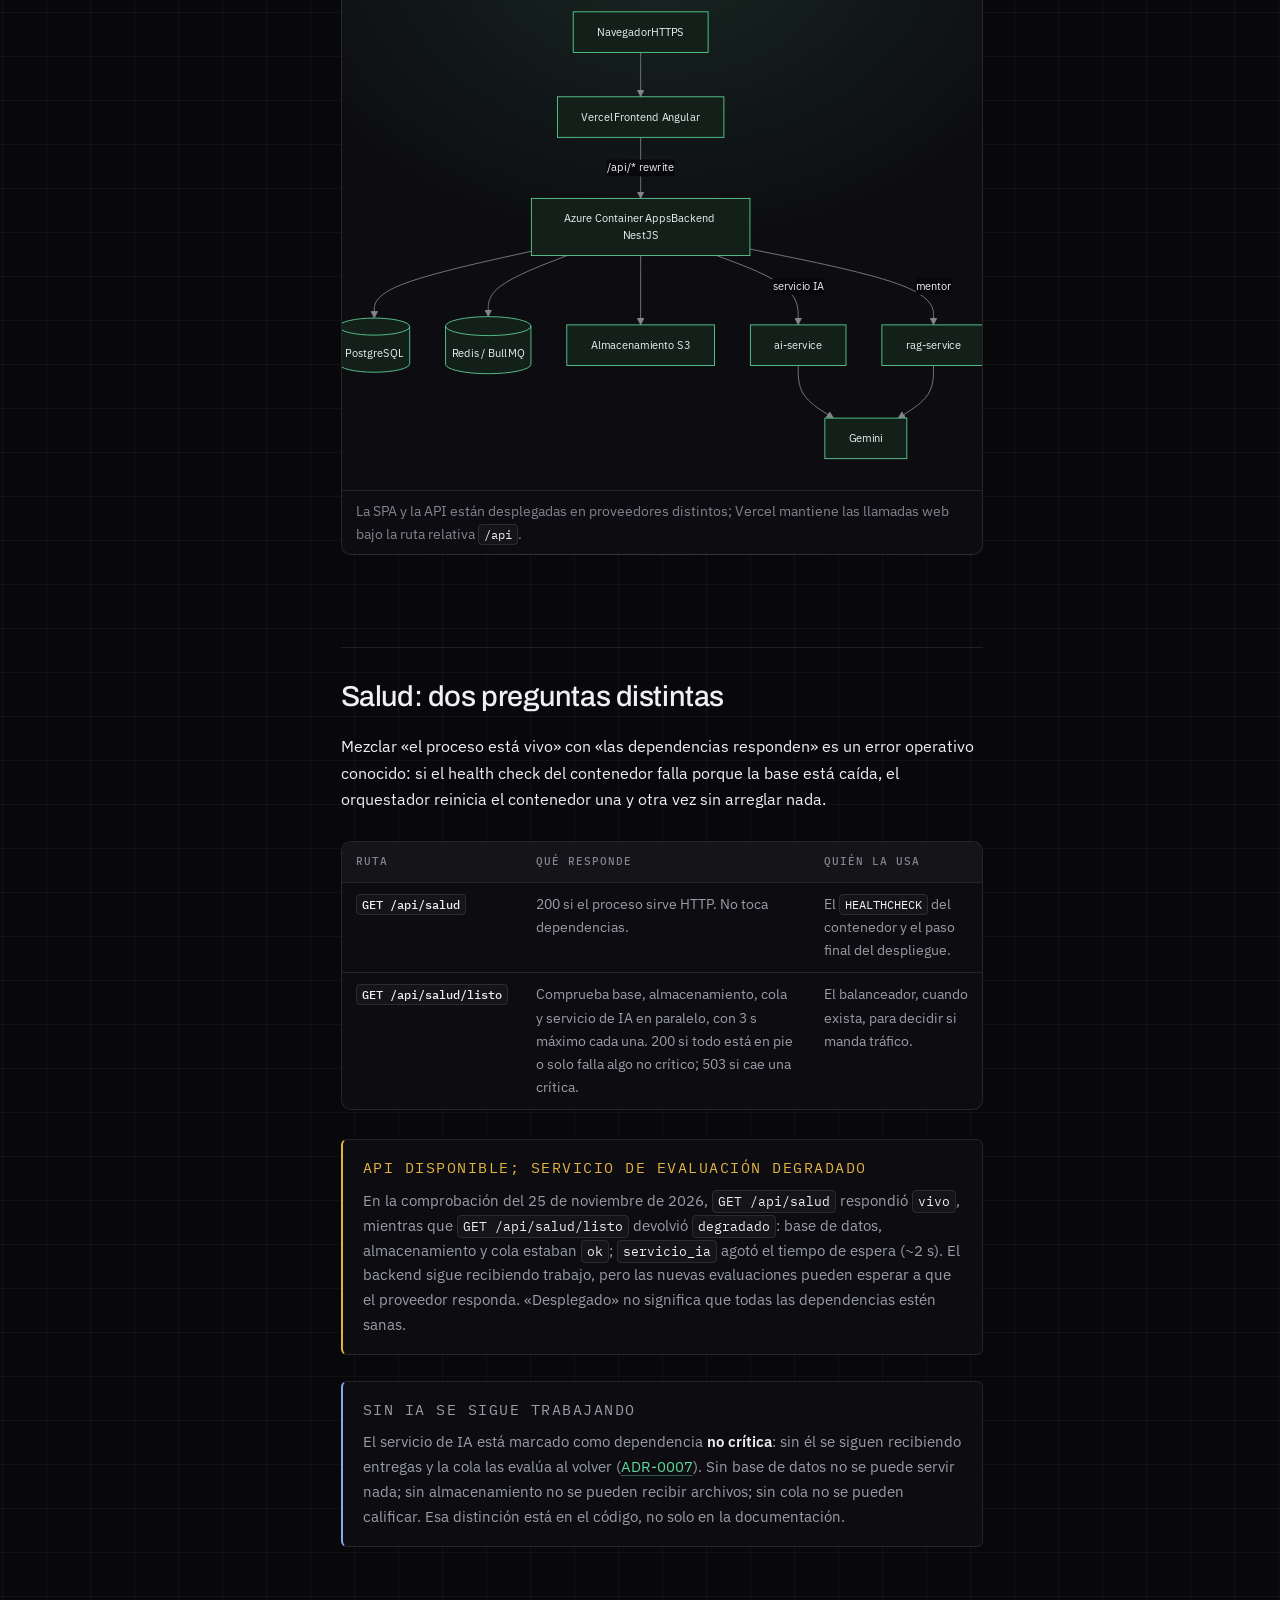
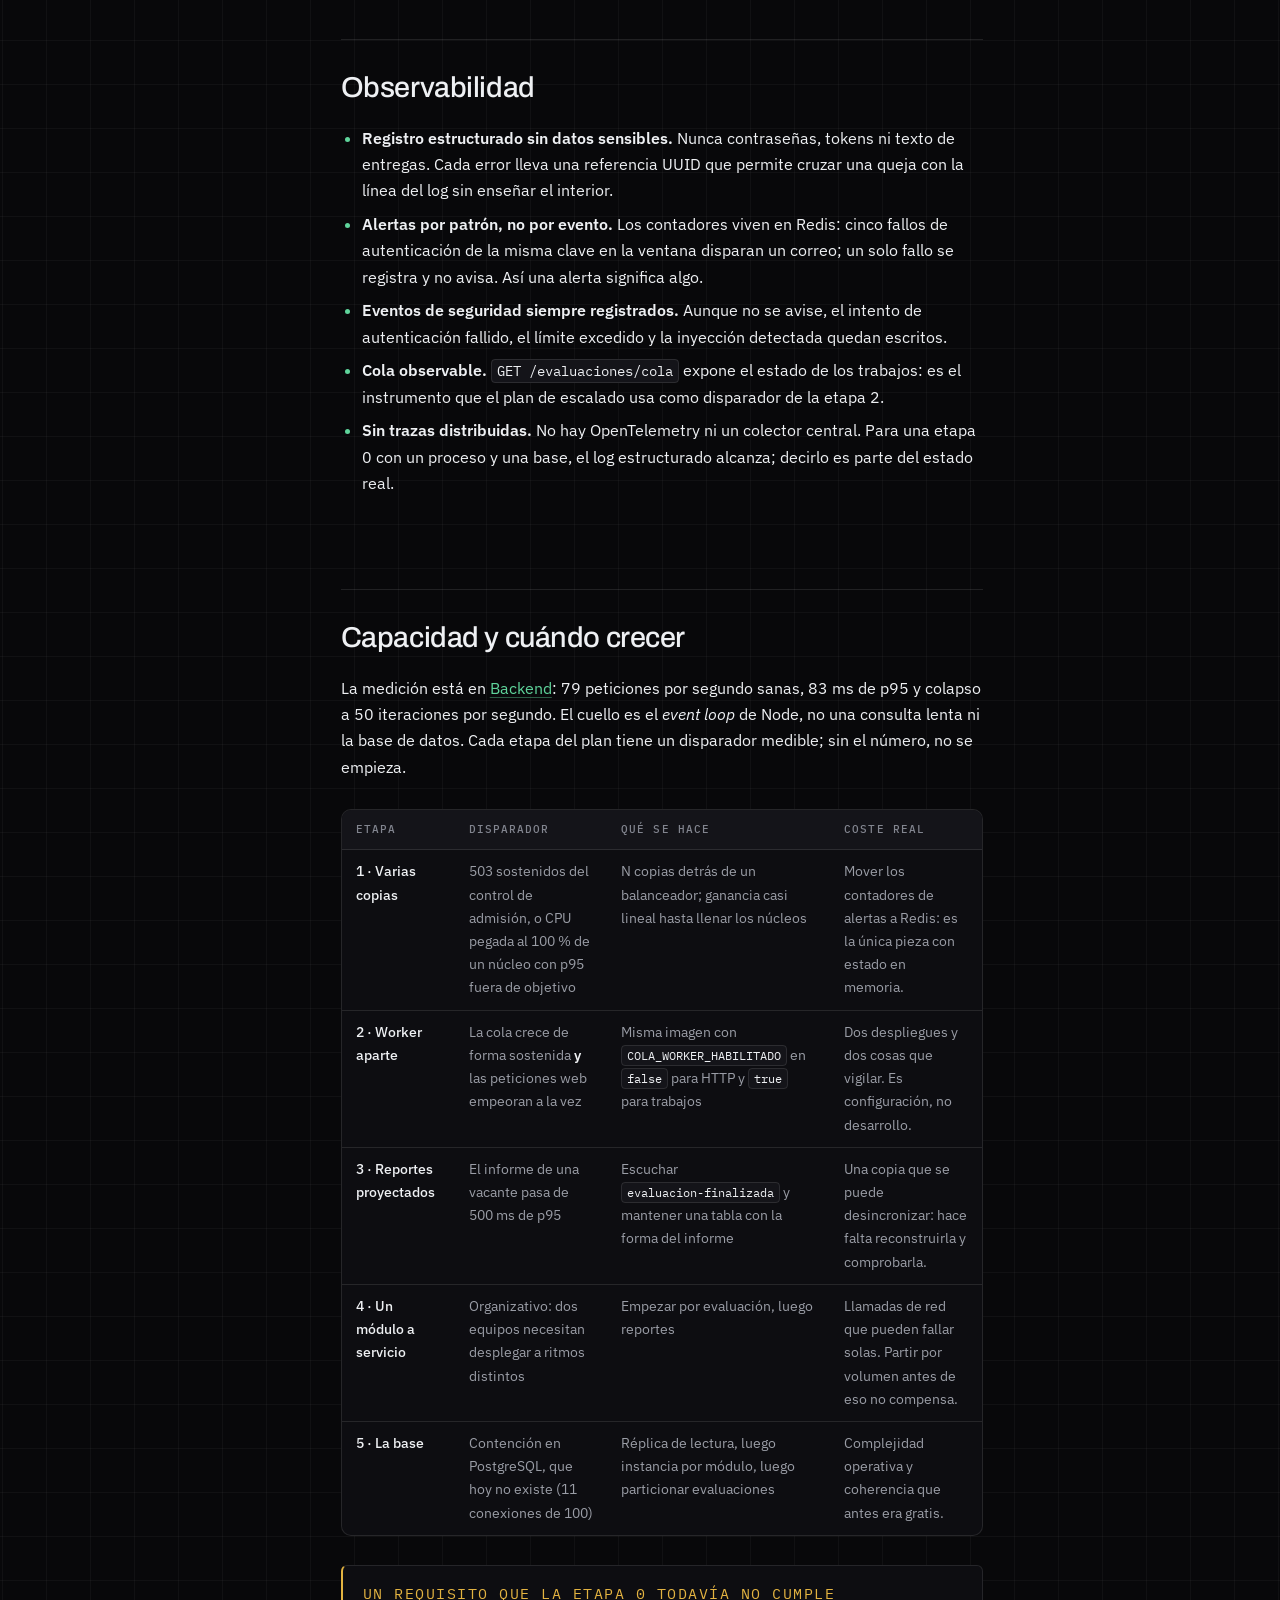
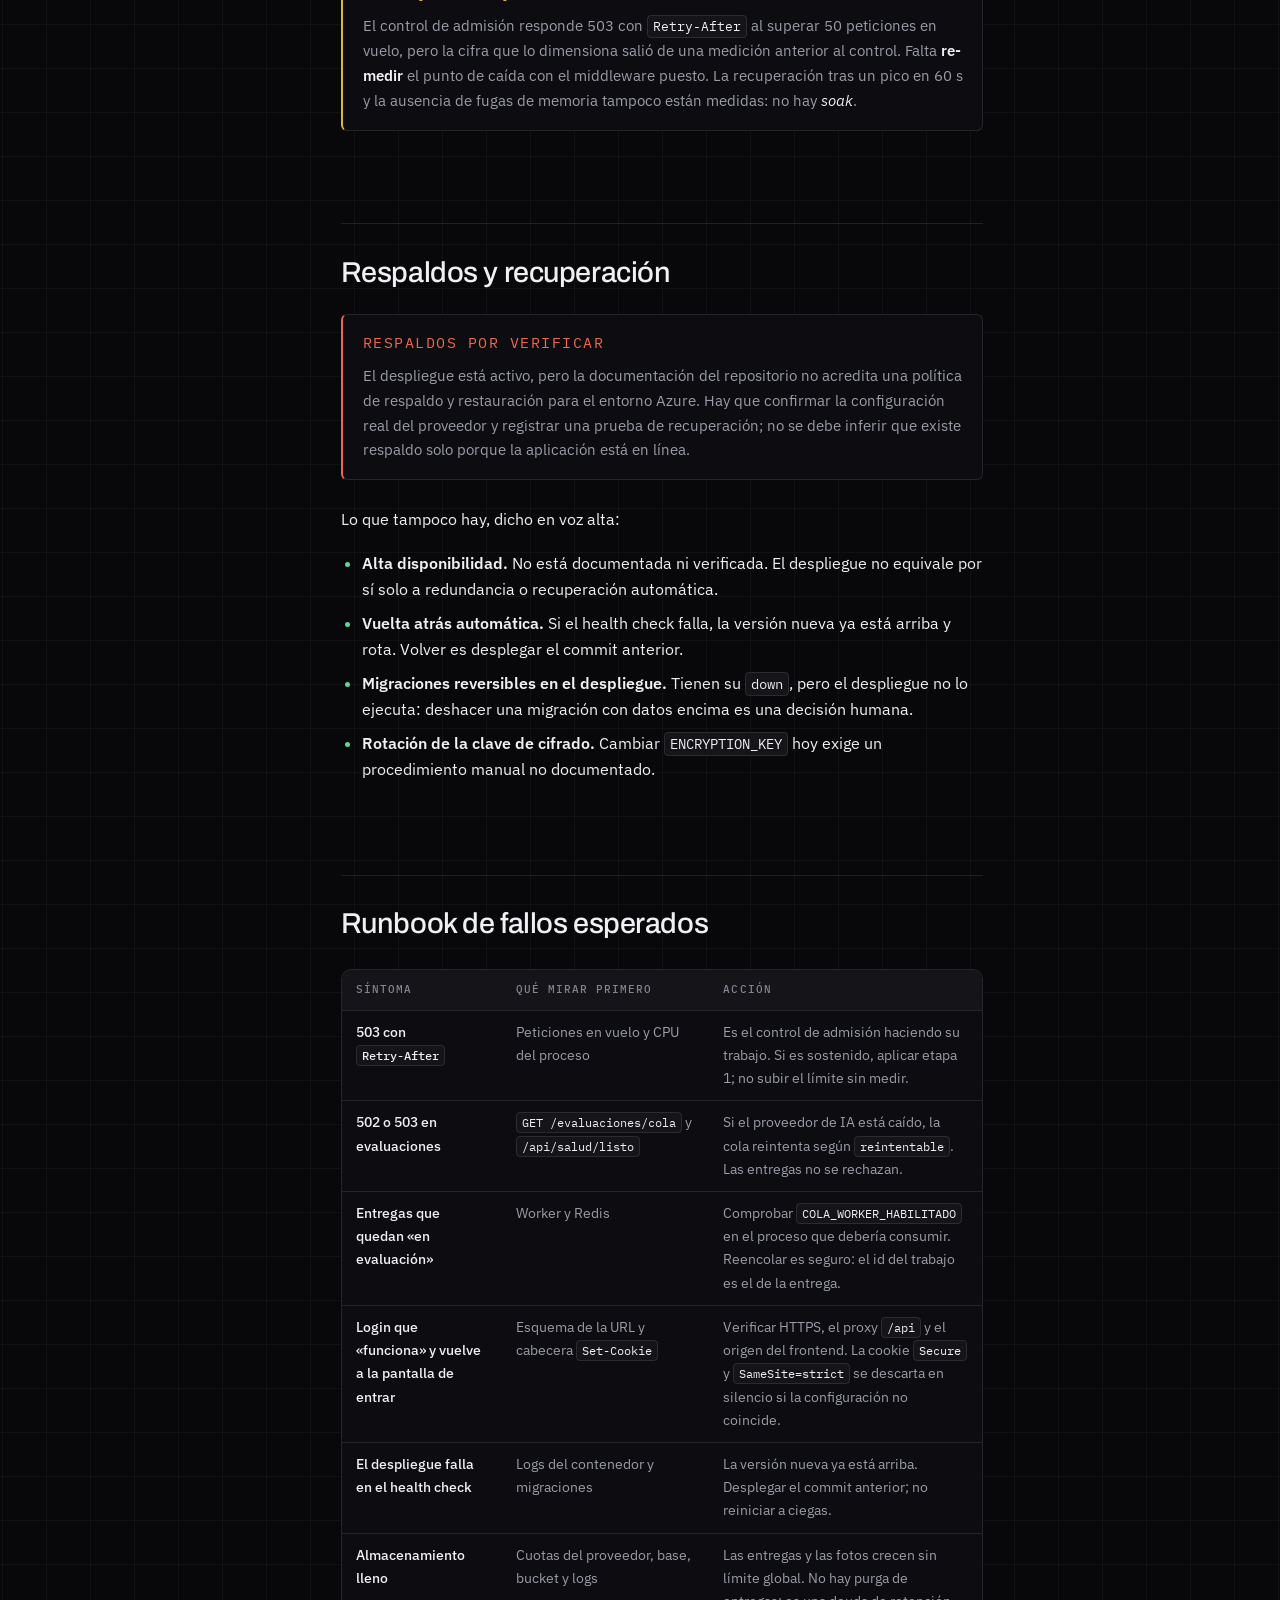
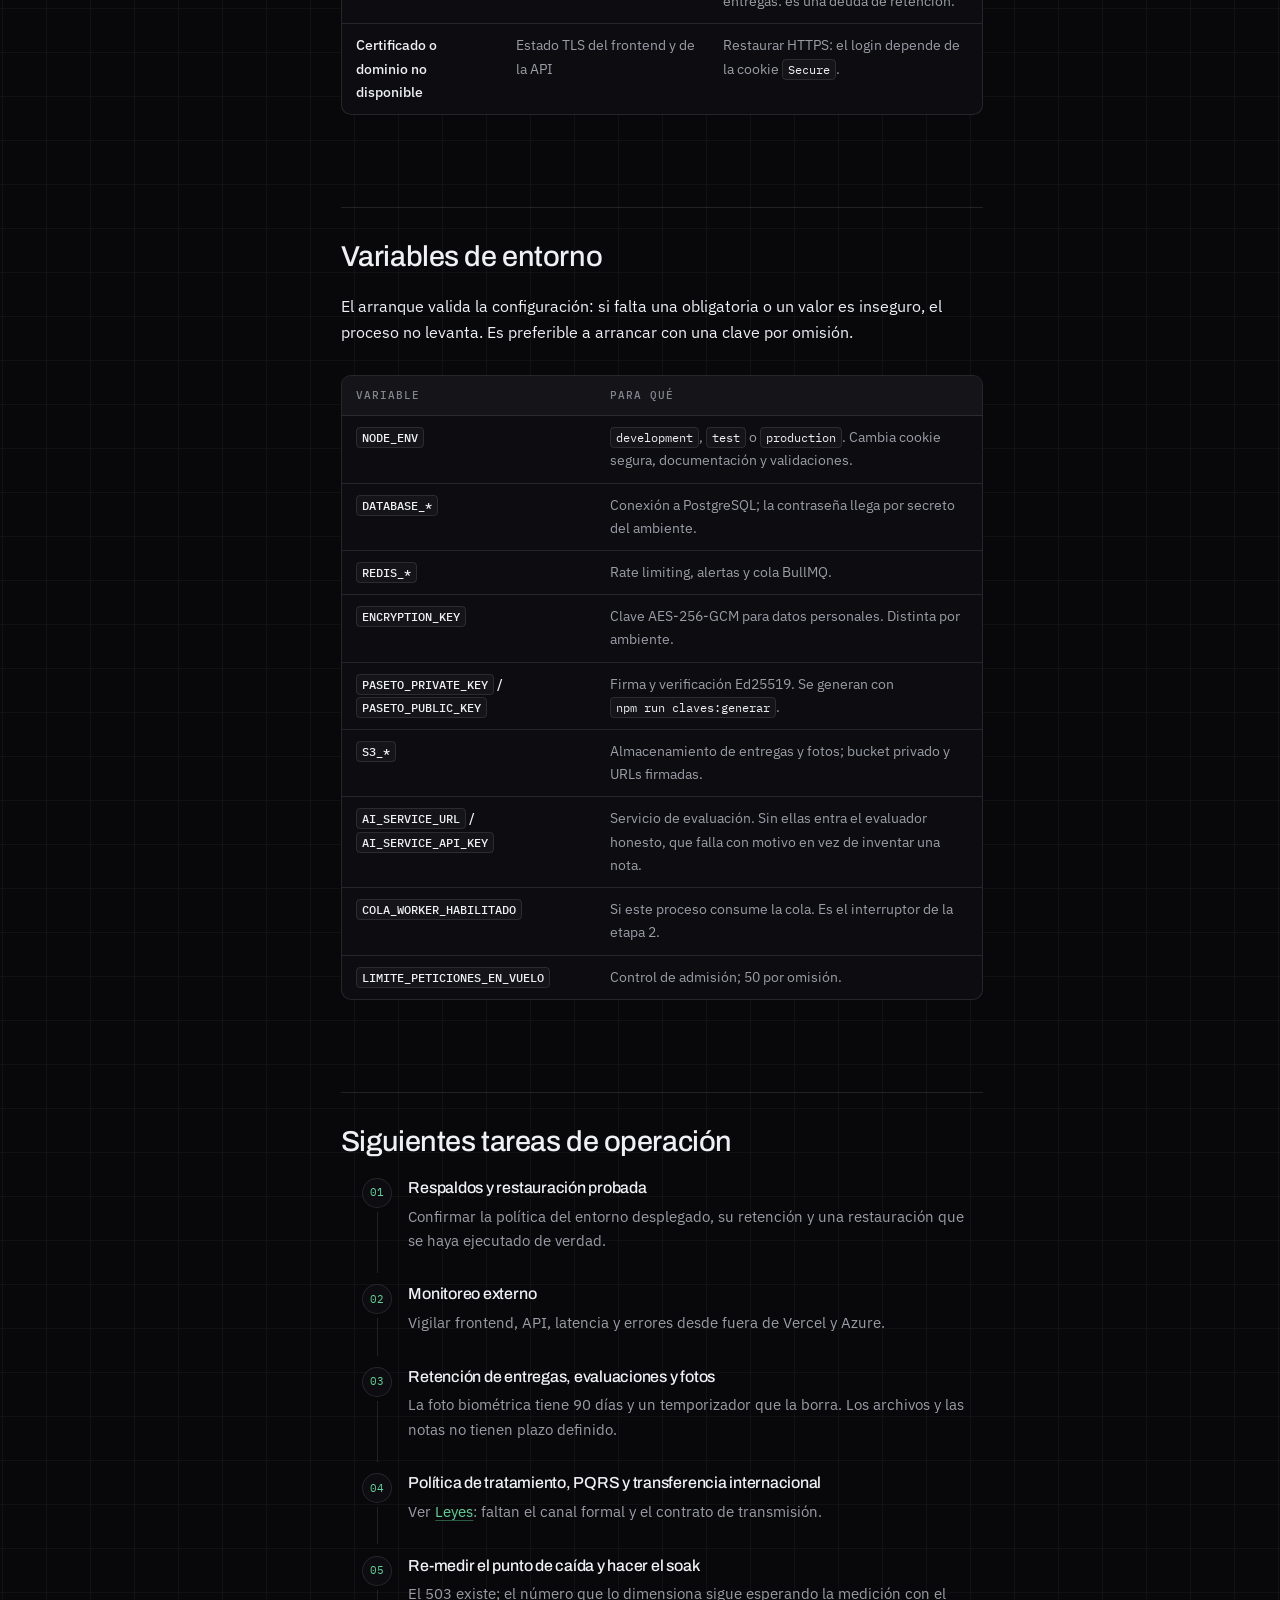
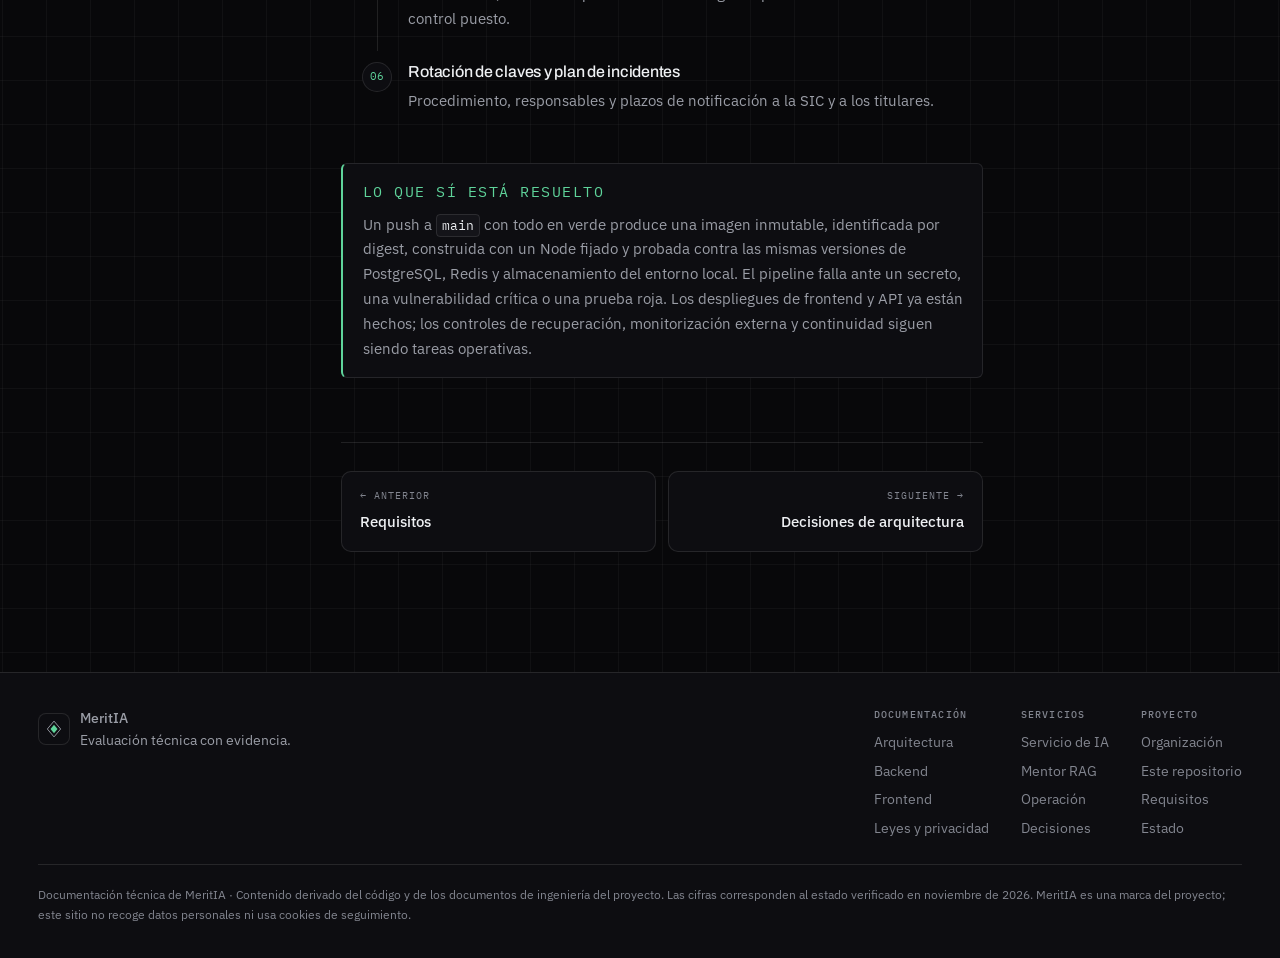
<file: operacion.html>
<!doctype html>
<html lang="es" data-page="operacion">
<head>
  <meta charset="utf-8">
  <meta name="viewport" content="width=device-width, initial-scale=1, viewport-fit=cover">
  <title>Operación · MeritIA</title>
  <meta name="description" content="Despliegue, CI/CD, variables, salud, respaldos, capacidad y runbook para los fallos que se esperan.">
  <meta name="author" content="MeritIA">
  <meta name="theme-color" content="#08080a" media="(prefers-color-scheme: dark)">
  <meta name="theme-color" content="#f7f7f8" media="(prefers-color-scheme: light)">
  <meta name="color-scheme" content="dark light">
  <link rel="canonical" href="https://meritia.github.io/maritIAdocs/operacion.html">
  <link rel="icon" href="favicon.svg" type="image/svg+xml">
  <link rel="apple-touch-icon" href="assets/img/logo.svg">
  <link rel="preconnect" href="https://fonts.googleapis.com">
  <link rel="preconnect" href="https://fonts.gstatic.com" crossorigin>
  <link href="https://fonts.googleapis.com/css2?family=Archivo:wght@300;400;500&family=IBM+Plex+Mono:wght@400;500&family=IBM+Plex+Sans:wght@400;500;600&display=swap" rel="stylesheet">
  <link rel="stylesheet" href="assets/css/site.css">
  <meta property="og:type" content="website">
  <meta property="og:site_name" content="MeritIA · Documentación">
  <meta property="og:locale" content="es_CO">
  <meta property="og:title" content="Operación · MeritIA">
  <meta property="og:description" content="Despliegue, CI/CD, variables, salud, respaldos, capacidad y runbook para los fallos que se esperan.">
  <meta property="og:url" content="https://meritia.github.io/maritIAdocs/operacion.html">
  <meta property="og:image" content="https://meritia.github.io/maritIAdocs/assets/img/og.svg">
  <meta name="twitter:card" content="summary_large_image">
  <meta name="twitter:title" content="Operación · MeritIA">
  <meta name="twitter:description" content="Despliegue, CI/CD, variables, salud, respaldos, capacidad y runbook para los fallos que se esperan.">
  <meta name="twitter:image" content="https://meritia.github.io/maritIAdocs/assets/img/og.svg">
  <script>
    try { var t = localStorage.getItem('meritia-docs-tema'); if (t === 'claro') document.documentElement.dataset.tema = 'claro'; } catch (e) {}
  </script>
</head>
<body>
  <a class="salto" href="#contenido">Saltar al contenido</a>
  <div id="sitio-barra"></div>
  <div class="envoltura">
    <aside id="sitio-lateral"></aside>
    <main id="contenido" class="principal">
      <div class="prosa">
<header class="cabecera-pagina">
  <span class="ceja">Operación</span>
  <h1>La aplicación ya está desplegada; ahora toca operar lo que está en línea.</h1>
  <p class="entradilla">
    El frontend está publicado en Vercel y la API en Azure Container Apps. Vercel reescribe las
    llamadas <code>/api/*</code> hacia el backend; el endpoint de salud de la API responde por HTTPS.
    Esta página describe el despliegue que ya existe y separa ese hecho de los controles operativos
    que todavía deben verificarse.
  </p>
  <div class="metas">
    <span class="meta">GitHub Actions</span>
    <span class="meta">Vercel + Azure Container Apps</span>
    <span class="meta meta--acento">Desplegado</span>
    <span class="meta">Readiness: IA timeout</span>
  </div>
</header>

<div class="aviso aviso--ok">
  <p class="aviso__titulo">Despliegues confirmados</p>
  <p>
    La web está desplegada en Vercel. El backend está en Azure Container Apps y
    <code>GET /api/salud</code> responde <code>estado: vivo</code>. El frontend usa la ruta relativa
    <code>/api/v1</code> y Vercel reescribe <code>/api/*</code> al backend. El repositorio conserva
    además el gate <code>DESPLIEGUE_HABILITADO</code> para el pipeline automatizado: ese gate controla
    futuras ejecuciones de CI, no invalida los despliegues ya realizados.
  </p>
</div>

<h2 id="ci">Integración continua</h2>
<p>
  Un solo pipeline en <code>.github/workflows/ci.yml</code> produce un solo artefacto: la imagen del
  backend. El orden no es estético: el artefacto depende de que todo lo demás pase, así que un secreto
  filtrado o una prueba en rojo no llegan a publicar nada.
</p>

<div class="diagrama diagrama--ancho">
  <div class="diagrama__cabecera"><span class="punto"></span>Del push a la imagen</div>
  <div class="diagrama__lienzo">
    <div class="mermaid">
flowchart LR
  P["Push o PR"] --> S["Secretos<br/>Gitleaks · historial completo"]
  P --> D["Dependencias<br/>npm audit · críticas"]
  P --> L["Lint y build<br/>OpenAPI --check"]
  P --> T["Pruebas<br/>unitarias + integración"]
  S --> G{"¿Todo verde<br/>en main?"}
  D --> G
  L --> G
  T --> G
  T --> Q["SonarQube<br/>quality gate"]
  Q --> G
  G -->|"no"| X["Sin imagen"]
  G -->|"sí"| I["Imagen GHCR<br/>SHA completo + main"]
  I --> E{"DESPLIEGUE<br/>HABILITADO"}
  E -->|"true"| H["Flujo automático<br/>por ambiente"]
  E -->|"false"| N["El despliegue actual<br/>sigue en línea"]
  FRONT["Vercel<br/>frontend"] -->|"rewrite /api/*"| AZURE["Azure Container Apps<br/>backend"]
  AZURE --> HEALTH["GET /api/salud<br/>estado: vivo"]
    </div>
  </div>
  <div class="diagrama__pie">Las acciones de GitHub van fijadas por SHA, no por etiqueta: una etiqueta se puede mover a código malicioso. Dependabot mantiene esos SHA al día.</div>
</div>

<div class="tabla-envoltura">
  <table>
    <thead><tr><th>Trabajo</th><th>Falla si</th><th>Observación</th></tr></thead>
    <tbody>
      <tr><td>Secretos</td><td>Hay un secreto en cualquier commit del historial</td><td>Gitleaks escanea todo el historial, no el último commit. Los falsos positivos se ignoran por huella exacta, nunca por patrón.</td></tr>
      <tr><td>Dependencias</td><td>Hay una vulnerabilidad crítica</td><td><code>npm audit --audit-level=critical</code>.</td></tr>
      <tr><td>Lint, build y contrato</td><td>Lint, formato o compilación fallan, o el OpenAPI publicado no coincide con el código</td><td>El contrato se genera desde los decoradores y se compara con <code>docs/openapi.json</code>.</td></tr>
      <tr><td>Pruebas y cobertura</td><td>Una prueba falla o la cobertura baja del umbral</td><td>80 % en sentencias, líneas y funciones; 70 % en ramas. Medido hoy: 89,6 % y 77 %.</td></tr>
      <tr><td>Análisis estático</td><td>La <em>quality gate</em> de SonarQube no pasa</td><td>Si no está configurado, avisa y no bloquea.</td></tr>
      <tr><td>Artefacto</td><td>—</td><td>Solo en push a <code>main</code> con todo lo anterior en verde. Etiqueta con el SHA completo y con <code>main</code>.</td></tr>
      <tr><td>Despliegue</td><td>Falta un secreto del ambiente o falla el health check</td><td>El frontend y la API ya están desplegados; el gate del pipeline controla los siguientes despliegues automáticos.</td></tr>
    </tbody>
  </table>
</div>

<h3>Las pruebas no usan secretos guardados</h3>
<p>
  <code>scripts/preparar-env-ci.mjs</code> genera claves PASETO, clave AES y contraseñas en cada
  ejecución; mueren con ella y se enmascaran en los registros. Cada ambiente
  (<code>desarrollo</code>, <code>pruebas</code>, <code>produccion</code>) es un
  <em>Environment</em> de GitHub con sus propios secretos, y el trabajo de despliegue no usa
  <code>secrets: inherit</code>. Un secreto de repositorio sería visible para todos los ambientes, que
  es justo lo que el criterio prohíbe.
</p>

<h2 id="despliegue">Topología desplegada</h2>
<ol class="pasos">
  <li><h3>Frontend publicado en Vercel</h3><p>El build de producción usa <code>/api/v1</code> como base, relativa al mismo origen.</p></li>
  <li><h3>Proxy de API configurado</h3><p><code>vercel.json</code> reescribe <code>/api/:path*</code> hacia el backend, evitando que el navegador dependa de <code>localhost</code>.</p></li>
  <li><h3>Backend en Azure Container Apps</h3><p>La API está disponible por HTTPS y su endpoint público de salud responde <code>estado: vivo</code>.</p></li>
  <li><h3>CI y despliegues posteriores</h3><p>La CI genera la imagen del backend y el flujo de despliegue por ambiente conserva <code>DESPLIEGUE_HABILITADO</code>. Verifica esa variable y los secretos antes de esperar despliegues automáticos tras cada push.</p></li>
</ol>

<div class="rejilla rejilla--2">
  <div class="tarjeta">
    <h3>HTTPS ya está en uso</h3>
    <p>El endpoint desplegado de Azure responde por HTTPS. La cookie de sesión lleva <code>Secure</code> en producción; conservar TLS es requisito para que el navegador la envíe.</p>
  </div>
  <div class="tarjeta">
    <h3>Frontend y API en el mismo origen</h3>
    <p>La cookie va con <code>SameSite=strict</code>. El frontend sirve la API desde el mismo origen con <code>/api/v1</code>, y Vercel reescribe <code>/api/*</code> al backend de Azure. Esta configuración evita depender de CORS para el flujo web.</p>
  </div>
</div>

<h2 id="topologia">La topología desplegada</h2>
<div class="diagrama diagrama--ancho">
  <div class="diagrama__cabecera"><span class="punto"></span>Vercel y Azure Container Apps</div>
  <div class="diagrama__lienzo">
    <div class="mermaid">
flowchart TB
  U["Navegador<br/>HTTPS"] --> V["Vercel<br/>Frontend Angular"]
  V -->|"/api/* rewrite"| B["Azure Container Apps<br/>Backend NestJS"]
  B --> PG[("PostgreSQL")]
  B --> RD[("Redis / BullMQ")]
  B --> S3["Almacenamiento S3"]
  B -->|"servicio IA"| IA["ai-service"]
  B -->|"mentor"| RAG["rag-service"]
  IA --> G["Gemini"]
  RAG --> G
    </div>
  </div>
  <div class="diagrama__pie">La SPA y la API están desplegadas en proveedores distintos; Vercel mantiene las llamadas web bajo la ruta relativa <code>/api</code>.</div>
</div>

<h2 id="salud">Salud: dos preguntas distintas</h2>
<p>
  Mezclar «el proceso está vivo» con «las dependencias responden» es un error operativo conocido: si
  el health check del contenedor falla porque la base está caída, el orquestador reinicia el
  contenedor una y otra vez sin arreglar nada.
</p>
<div class="tabla-envoltura">
  <table>
    <thead><tr><th>Ruta</th><th>Qué responde</th><th>Quién la usa</th></tr></thead>
    <tbody>
      <tr><td><code>GET /api/salud</code></td><td>200 si el proceso sirve HTTP. No toca dependencias.</td><td>El <code>HEALTHCHECK</code> del contenedor y el paso final del despliegue.</td></tr>
      <tr><td><code>GET /api/salud/listo</code></td><td>Comprueba base, almacenamiento, cola y servicio de IA en paralelo, con 3 s máximo cada una. 200 si todo está en pie o solo falla algo no crítico; 503 si cae una crítica.</td><td>El balanceador, cuando exista, para decidir si manda tráfico.</td></tr>
    </tbody>
  </table>
</div>
<div class="aviso aviso--aviso">
  <p class="aviso__titulo">API disponible; servicio de evaluación degradado</p>
  <p>
    En la comprobación del <time datetime="2026-11-25">25 de noviembre de 2026</time>,
    <code>GET /api/salud</code> respondió <code>vivo</code>, mientras que
    <code>GET /api/salud/listo</code> devolvió <code>degradado</code>: base de datos, almacenamiento
    y cola estaban <code>ok</code>; <code>servicio_ia</code> agotó el tiempo de espera (~2 s). El
    backend sigue recibiendo trabajo, pero las nuevas evaluaciones pueden esperar a que el proveedor
    responda. «Desplegado» no significa que todas las dependencias estén sanas.
  </p>
</div>
<div class="aviso">
  <p class="aviso__titulo">Sin IA se sigue trabajando</p>
  <p>
    El servicio de IA está marcado como dependencia <strong>no crítica</strong>: sin él se siguen
    recibiendo entregas y la cola las evalúa al volver (<a href="decisiones.html#adr-0007">ADR-0007</a>).
    Sin base de datos no se puede servir nada; sin almacenamiento no se pueden recibir archivos; sin
    cola no se pueden calificar. Esa distinción está en el código, no solo en la documentación.
  </p>
</div>

<h2 id="observabilidad">Observabilidad</h2>
<ul>
  <li><strong>Registro estructurado sin datos sensibles.</strong> Nunca contraseñas, tokens ni texto de entregas. Cada error lleva una referencia UUID que permite cruzar una queja con la línea del log sin enseñar el interior.</li>
  <li><strong>Alertas por patrón, no por evento.</strong> Los contadores viven en Redis: cinco fallos de autenticación de la misma clave en la ventana disparan un correo; un solo fallo se registra y no avisa. Así una alerta significa algo.</li>
  <li><strong>Eventos de seguridad siempre registrados.</strong> Aunque no se avise, el intento de autenticación fallido, el límite excedido y la inyección detectada quedan escritos.</li>
  <li><strong>Cola observable.</strong> <code>GET /evaluaciones/cola</code> expone el estado de los trabajos: es el instrumento que el plan de escalado usa como disparador de la etapa 2.</li>
  <li><strong>Sin trazas distribuidas.</strong> No hay OpenTelemetry ni un colector central. Para una etapa 0 con un proceso y una base, el log estructurado alcanza; decirlo es parte del estado real.</li>
</ul>

<h2 id="capacidad">Capacidad y cuándo crecer</h2>
<p>
  La medición está en <a href="backend.html#rendimiento">Backend</a>: 79 peticiones por segundo sanas,
  83 ms de p95 y colapso a 50 iteraciones por segundo. El cuello es el <em>event loop</em> de Node, no
  una consulta lenta ni la base de datos. Cada etapa del plan tiene un disparador medible; sin el
  número, no se empieza.
</p>
<div class="tabla-envoltura">
  <table>
    <thead><tr><th>Etapa</th><th>Disparador</th><th>Qué se hace</th><th>Coste real</th></tr></thead>
    <tbody>
      <tr><td>1 · Varias copias</td><td>503 sostenidos del control de admisión, o CPU pegada al 100 % de un núcleo con p95 fuera de objetivo</td><td>N copias detrás de un balanceador; ganancia casi lineal hasta llenar los núcleos</td><td>Mover los contadores de alertas a Redis: es la única pieza con estado en memoria.</td></tr>
      <tr><td>2 · Worker aparte</td><td>La cola crece de forma sostenida <strong>y</strong> las peticiones web empeoran a la vez</td><td>Misma imagen con <code>COLA_WORKER_HABILITADO</code> en <code>false</code> para HTTP y <code>true</code> para trabajos</td><td>Dos despliegues y dos cosas que vigilar. Es configuración, no desarrollo.</td></tr>
      <tr><td>3 · Reportes proyectados</td><td>El informe de una vacante pasa de 500 ms de p95</td><td>Escuchar <code>evaluacion-finalizada</code> y mantener una tabla con la forma del informe</td><td>Una copia que se puede desincronizar: hace falta reconstruirla y comprobarla.</td></tr>
      <tr><td>4 · Un módulo a servicio</td><td>Organizativo: dos equipos necesitan desplegar a ritmos distintos</td><td>Empezar por evaluación, luego reportes</td><td>Llamadas de red que pueden fallar solas. Partir por volumen antes de eso no compensa.</td></tr>
      <tr><td>5 · La base</td><td>Contención en PostgreSQL, que hoy no existe (11 conexiones de 100)</td><td>Réplica de lectura, luego instancia por módulo, luego particionar evaluaciones</td><td>Complejidad operativa y coherencia que antes era gratis.</td></tr>
    </tbody>
  </table>
</div>
<div class="aviso aviso--aviso">
  <p class="aviso__titulo">Un requisito que la etapa 0 todavía no cumple</p>
  <p>
    El control de admisión responde 503 con <code>Retry-After</code> al superar 50 peticiones en
    vuelo, pero la cifra que lo dimensiona salió de una medición anterior al control. Falta
    <strong>re-medir</strong> el punto de caída con el middleware puesto. La recuperación tras un pico
    en 60 s y la ausencia de fugas de memoria tampoco están medidas: no hay <em>soak</em>.
  </p>
</div>

<h2 id="respaldo">Respaldos y recuperación</h2>
<div class="aviso aviso--peligro">
  <p class="aviso__titulo">Respaldos por verificar</p>
  <p>
    El despliegue está activo, pero la documentación del repositorio no acredita una política de
    respaldo y restauración para el entorno Azure. Hay que confirmar la configuración real del
    proveedor y registrar una prueba de recuperación; no se debe inferir que existe respaldo solo
    porque la aplicación está en línea.
  </p>
</div>
<p>Lo que tampoco hay, dicho en voz alta:</p>
<ul>
  <li><strong>Alta disponibilidad.</strong> No está documentada ni verificada. El despliegue no equivale por sí solo a redundancia o recuperación automática.</li>
  <li><strong>Vuelta atrás automática.</strong> Si el health check falla, la versión nueva ya está arriba y rota. Volver es desplegar el commit anterior.</li>
  <li><strong>Migraciones reversibles en el despliegue.</strong> Tienen su <code>down</code>, pero el despliegue no lo ejecuta: deshacer una migración con datos encima es una decisión humana.</li>
  <li><strong>Rotación de la clave de cifrado.</strong> Cambiar <code>ENCRYPTION_KEY</code> hoy exige un procedimiento manual no documentado.</li>
</ul>

<h2 id="runbook">Runbook de fallos esperados</h2>
<div class="tabla-envoltura">
  <table>
    <thead><tr><th>Síntoma</th><th>Qué mirar primero</th><th>Acción</th></tr></thead>
    <tbody>
      <tr><td>503 con <code>Retry-After</code></td><td>Peticiones en vuelo y CPU del proceso</td><td>Es el control de admisión haciendo su trabajo. Si es sostenido, aplicar etapa 1; no subir el límite sin medir.</td></tr>
      <tr><td>502 o 503 en evaluaciones</td><td><code>GET /evaluaciones/cola</code> y <code>/api/salud/listo</code></td><td>Si el proveedor de IA está caído, la cola reintenta según <code>reintentable</code>. Las entregas no se rechazan.</td></tr>
      <tr><td>Entregas que quedan «en evaluación»</td><td>Worker y Redis</td><td>Comprobar <code>COLA_WORKER_HABILITADO</code> en el proceso que debería consumir. Reencolar es seguro: el id del trabajo es el de la entrega.</td></tr>
      <tr><td>Login que «funciona» y vuelve a la pantalla de entrar</td><td>Esquema de la URL y cabecera <code>Set-Cookie</code></td><td>Verificar HTTPS, el proxy <code>/api</code> y el origen del frontend. La cookie <code>Secure</code> y <code>SameSite=strict</code> se descarta en silencio si la configuración no coincide.</td></tr>
      <tr><td>El despliegue falla en el health check</td><td>Logs del contenedor y migraciones</td><td>La versión nueva ya está arriba. Desplegar el commit anterior; no reiniciar a ciegas.</td></tr>
      <tr><td>Almacenamiento lleno</td><td>Cuotas del proveedor, base, bucket y logs</td><td>Las entregas y las fotos crecen sin límite global. No hay purga de entregas: es una deuda de retención.</td></tr>
      <tr><td>Certificado o dominio no disponible</td><td>Estado TLS del frontend y de la API</td><td>Restaurar HTTPS: el login depende de la cookie <code>Secure</code>.</td></tr>
    </tbody>
  </table>
</div>

<h2 id="variables">Variables de entorno</h2>
<p>
  El arranque valida la configuración: si falta una obligatoria o un valor es inseguro, el proceso no
  levanta. Es preferible a arrancar con una clave por omisión.
</p>
<div class="tabla-envoltura">
  <table class="tabla-compacta">
    <thead><tr><th>Variable</th><th>Para qué</th></tr></thead>
    <tbody>
      <tr><td><code>NODE_ENV</code></td><td><code>development</code>, <code>test</code> o <code>production</code>. Cambia cookie segura, documentación y validaciones.</td></tr>
      <tr><td><code>DATABASE_*</code></td><td>Conexión a PostgreSQL; la contraseña llega por secreto del ambiente.</td></tr>
      <tr><td><code>REDIS_*</code></td><td>Rate limiting, alertas y cola BullMQ.</td></tr>
      <tr><td><code>ENCRYPTION_KEY</code></td><td>Clave AES-256-GCM para datos personales. Distinta por ambiente.</td></tr>
      <tr><td><code>PASETO_PRIVATE_KEY</code> / <code>PASETO_PUBLIC_KEY</code></td><td>Firma y verificación Ed25519. Se generan con <code>npm run claves:generar</code>.</td></tr>
      <tr><td><code>S3_*</code></td><td>Almacenamiento de entregas y fotos; bucket privado y URLs firmadas.</td></tr>
      <tr><td><code>AI_SERVICE_URL</code> / <code>AI_SERVICE_API_KEY</code></td><td>Servicio de evaluación. Sin ellas entra el evaluador honesto, que falla con motivo en vez de inventar una nota.</td></tr>
      <tr><td><code>COLA_WORKER_HABILITADO</code></td><td>Si este proceso consume la cola. Es el interruptor de la etapa 2.</td></tr>
      <tr><td><code>LIMITE_PETICIONES_EN_VUELO</code></td><td>Control de admisión; 50 por omisión.</td></tr>
    </tbody>
  </table>
</div>

<h2 id="checklist">Siguientes tareas de operación</h2>
<ol class="pasos">
  <li><h3>Respaldos y restauración probada</h3><p>Confirmar la política del entorno desplegado, su retención y una restauración que se haya ejecutado de verdad.</p></li>
  <li><h3>Monitoreo externo</h3><p>Vigilar frontend, API, latencia y errores desde fuera de Vercel y Azure.</p></li>
  <li><h3>Retención de entregas, evaluaciones y fotos</h3><p>La foto biométrica tiene 90 días y un temporizador que la borra. Los archivos y las notas no tienen plazo definido.</p></li>
  <li><h3>Política de tratamiento, PQRS y transferencia internacional</h3><p>Ver <a href="leyes.html#pendientes">Leyes</a>: faltan el canal formal y el contrato de transmisión.</p></li>
  <li><h3>Re-medir el punto de caída y hacer el soak</h3><p>El 503 existe; el número que lo dimensiona sigue esperando la medición con el control puesto.</p></li>
  <li><h3>Rotación de claves y plan de incidentes</h3><p>Procedimiento, responsables y plazos de notificación a la SIC y a los titulares.</p></li>
</ol>

<div class="aviso aviso--ok">
  <p class="aviso__titulo">Lo que sí está resuelto</p>
  <p>
    Un push a <code>main</code> con todo en verde produce una imagen inmutable, identificada por
    digest, construida con un Node fijado y probada contra las mismas versiones de PostgreSQL, Redis y
    almacenamiento del entorno local. El pipeline falla ante un secreto, una vulnerabilidad crítica o
    una prueba roja. Los despliegues de frontend y API ya están hechos; los controles de recuperación,
    monitorización externa y continuidad siguen siendo tareas operativas.
  </p>
</div>
      </div>
      <nav class="paginacion" aria-label="Navegación entre páginas">
        <a href="requisitos.html"><span>← Anterior</span><strong>Requisitos</strong></a>
        <a class="paginacion__siguiente" href="decisiones.html"><span>Siguiente →</span><strong>Decisiones de arquitectura</strong></a>
      </nav>
    </main>
    <aside id="sitio-toc" aria-label="Contenido de la página"></aside>
  </div>
  <div id="sitio-pie"></div>
  <noscript>
    <div style="max-width:900px;margin:0 auto;padding:24px">
      <p><strong>La navegación lateral necesita JavaScript.</strong> Estas son las secciones:</p>
      <ul>
        <li><a href="index.html">MeritIA · Documentación</a></li>
        <li><a href="arquitectura.html">Arquitectura</a></li>
        <li><a href="frontend.html">Frontend</a></li>
        <li><a href="backend.html">Backend</a></li>
        <li><a href="ia.html">Servicio de IA</a></li>
        <li><a href="rag.html">Mentor RAG</a></li>
        <li><a href="leyes.html">Leyes y privacidad</a></li>
        <li><a href="requisitos.html">Requisitos</a></li>
        <li><a href="operacion.html">Operación</a></li>
        <li><a href="decisiones.html">Decisiones de arquitectura</a></li>
        <li><a href="estado.html">Estado del proyecto</a></li>
      </ul>
    </div>
  </noscript>
  <script src="assets/js/mermaid.min.js" defer></script>
  <script src="assets/js/site.js" defer></script>
</body>
</html>
</file>
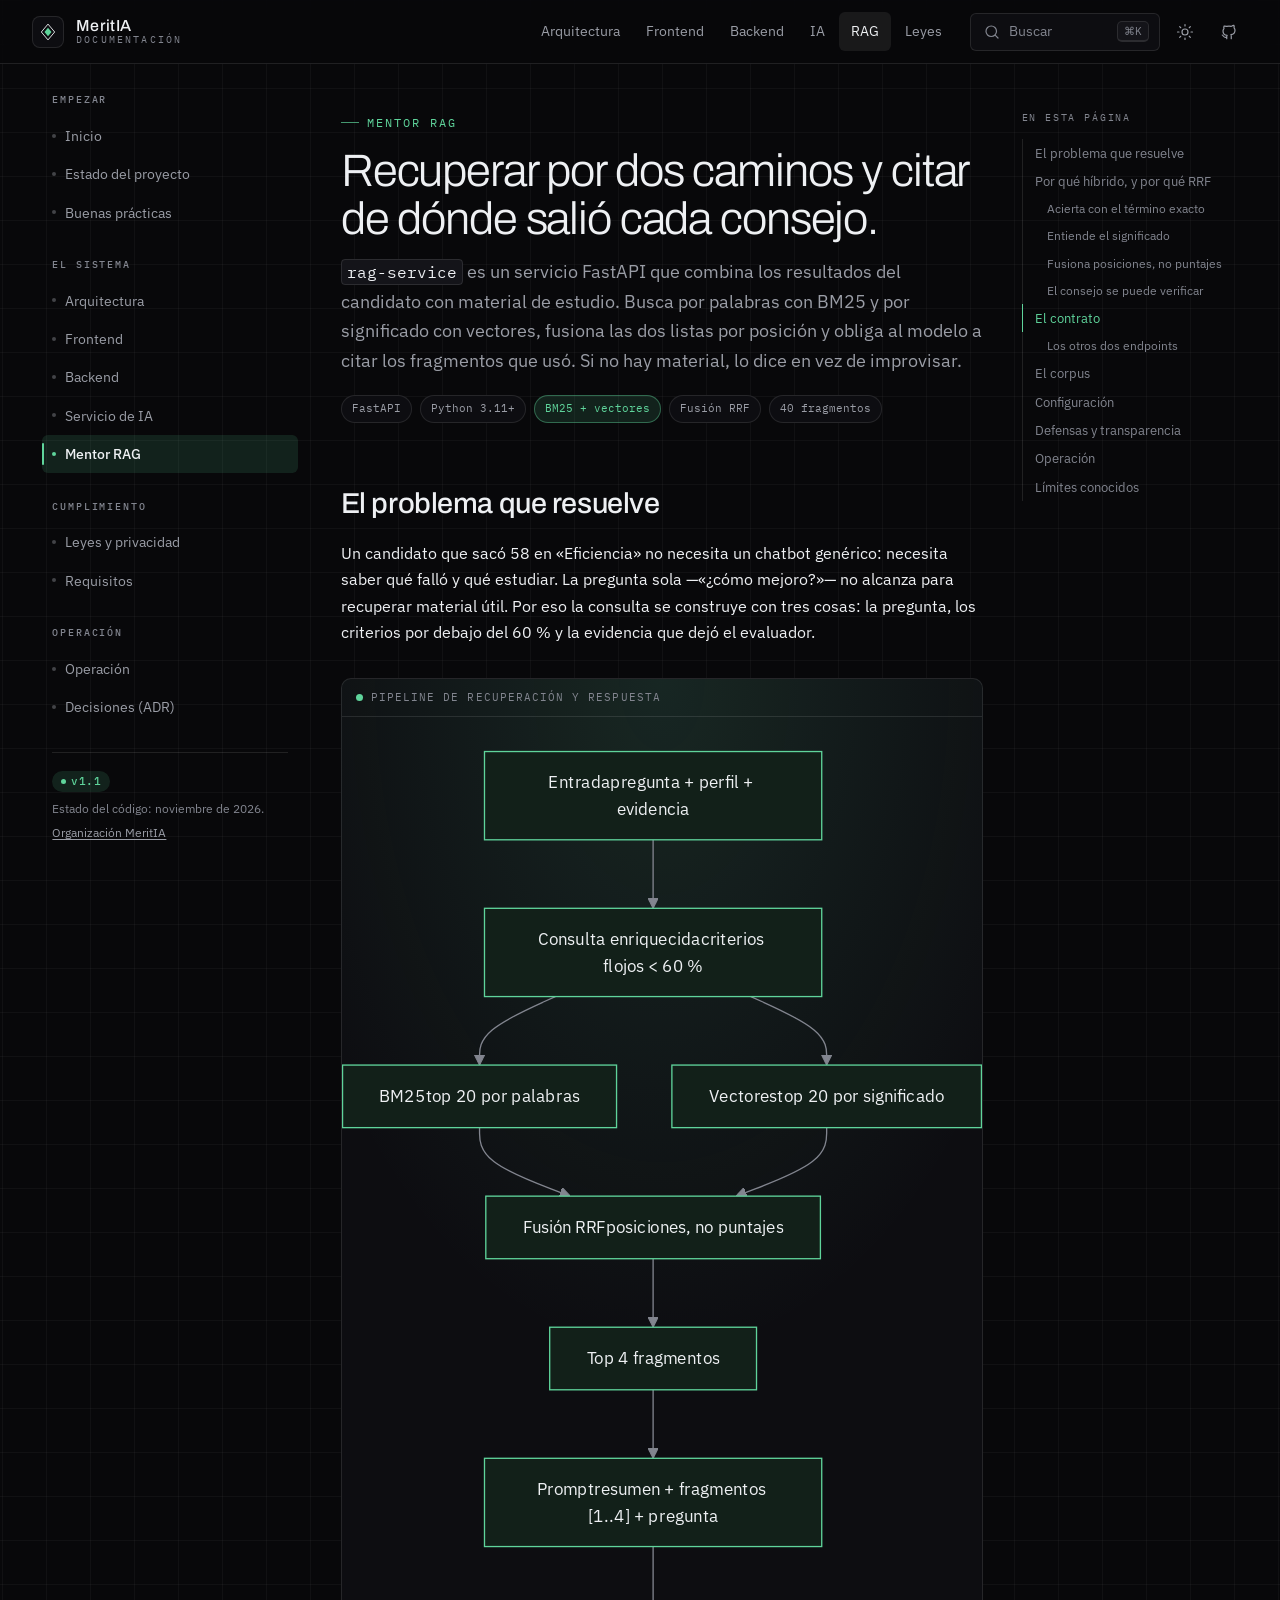
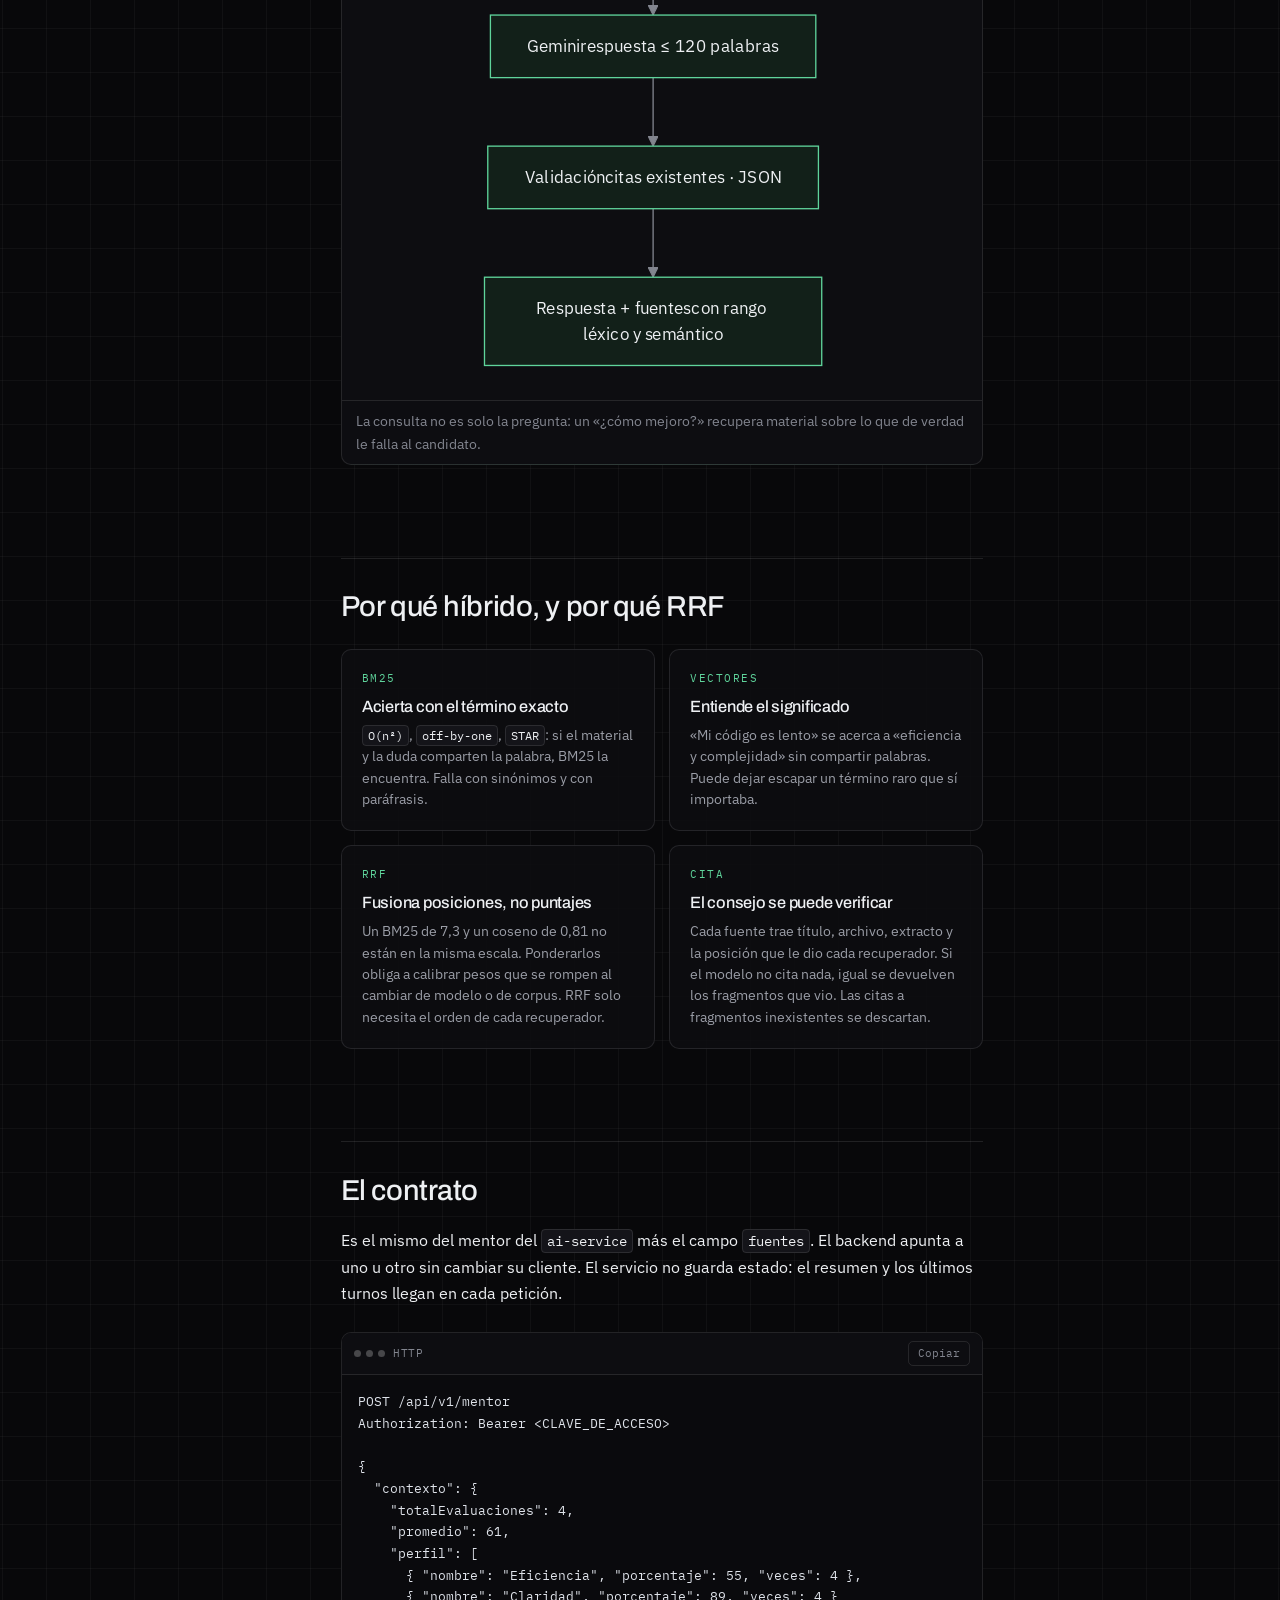
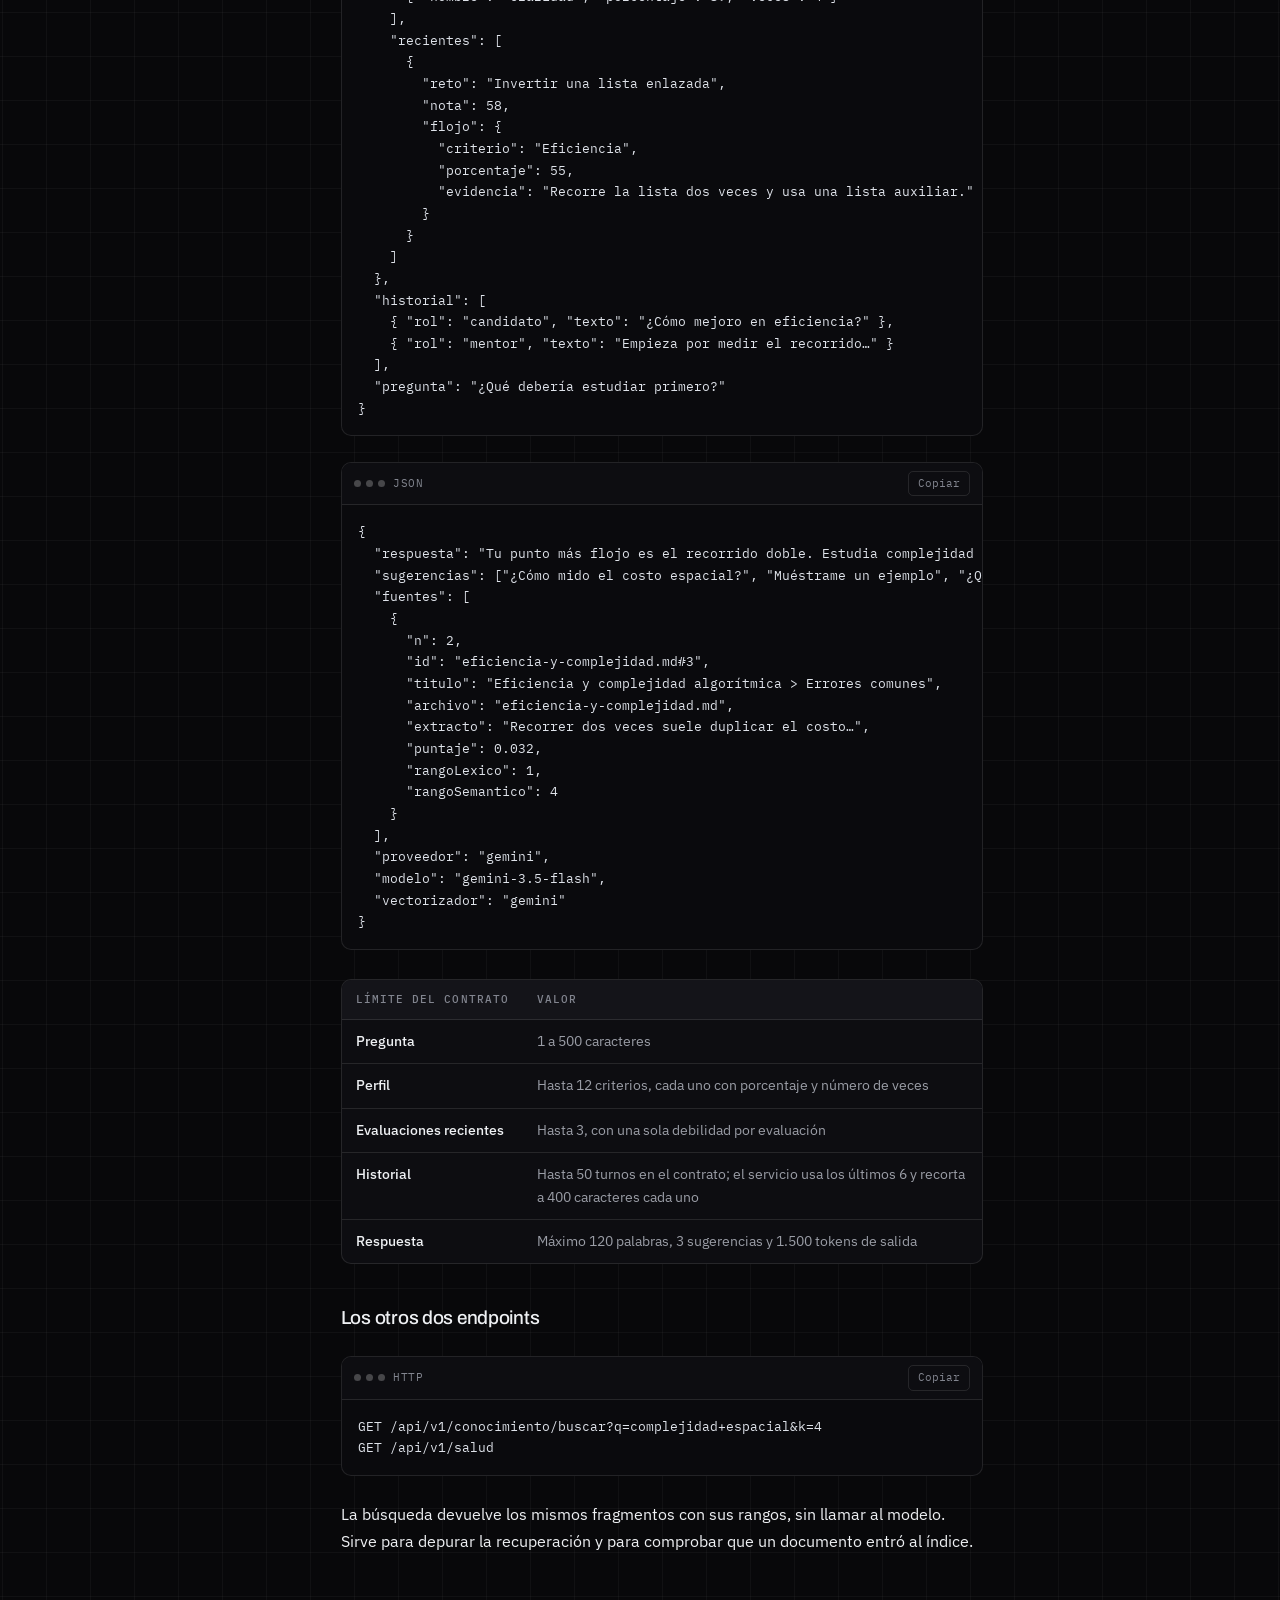
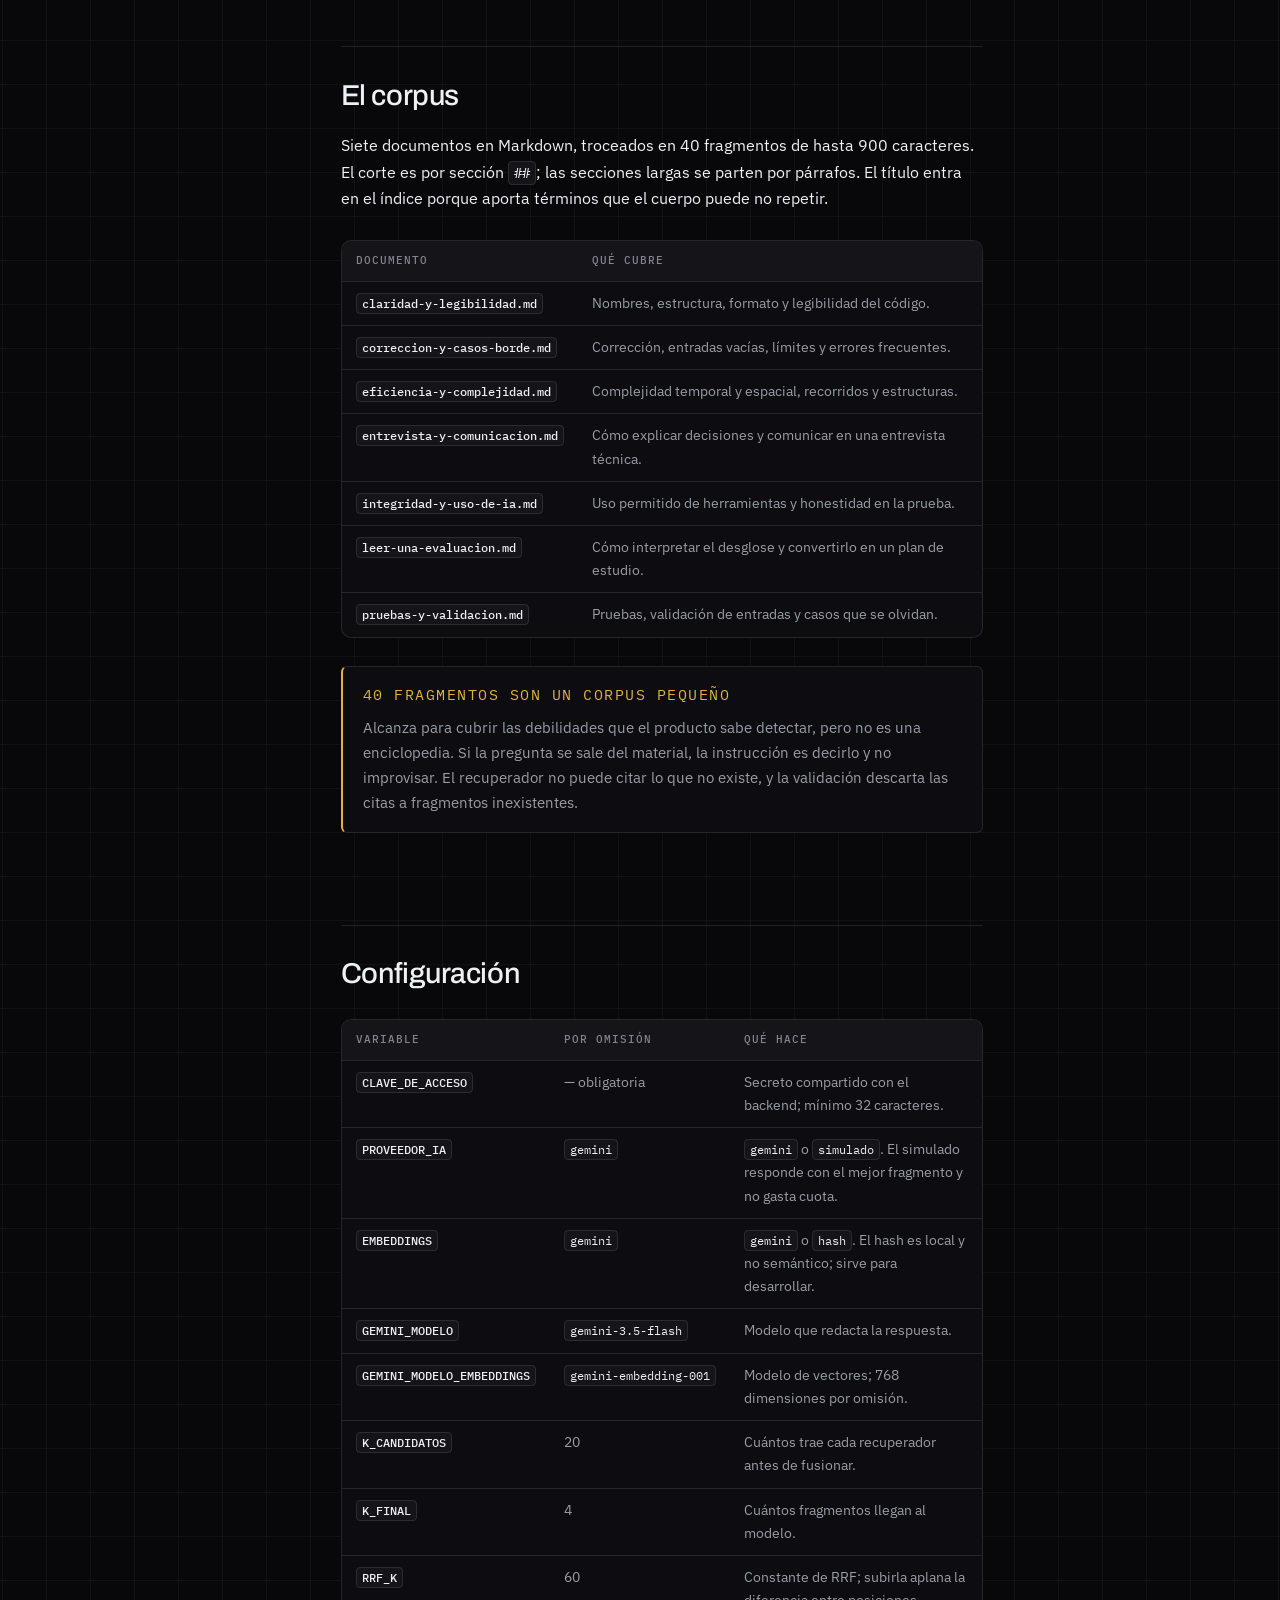
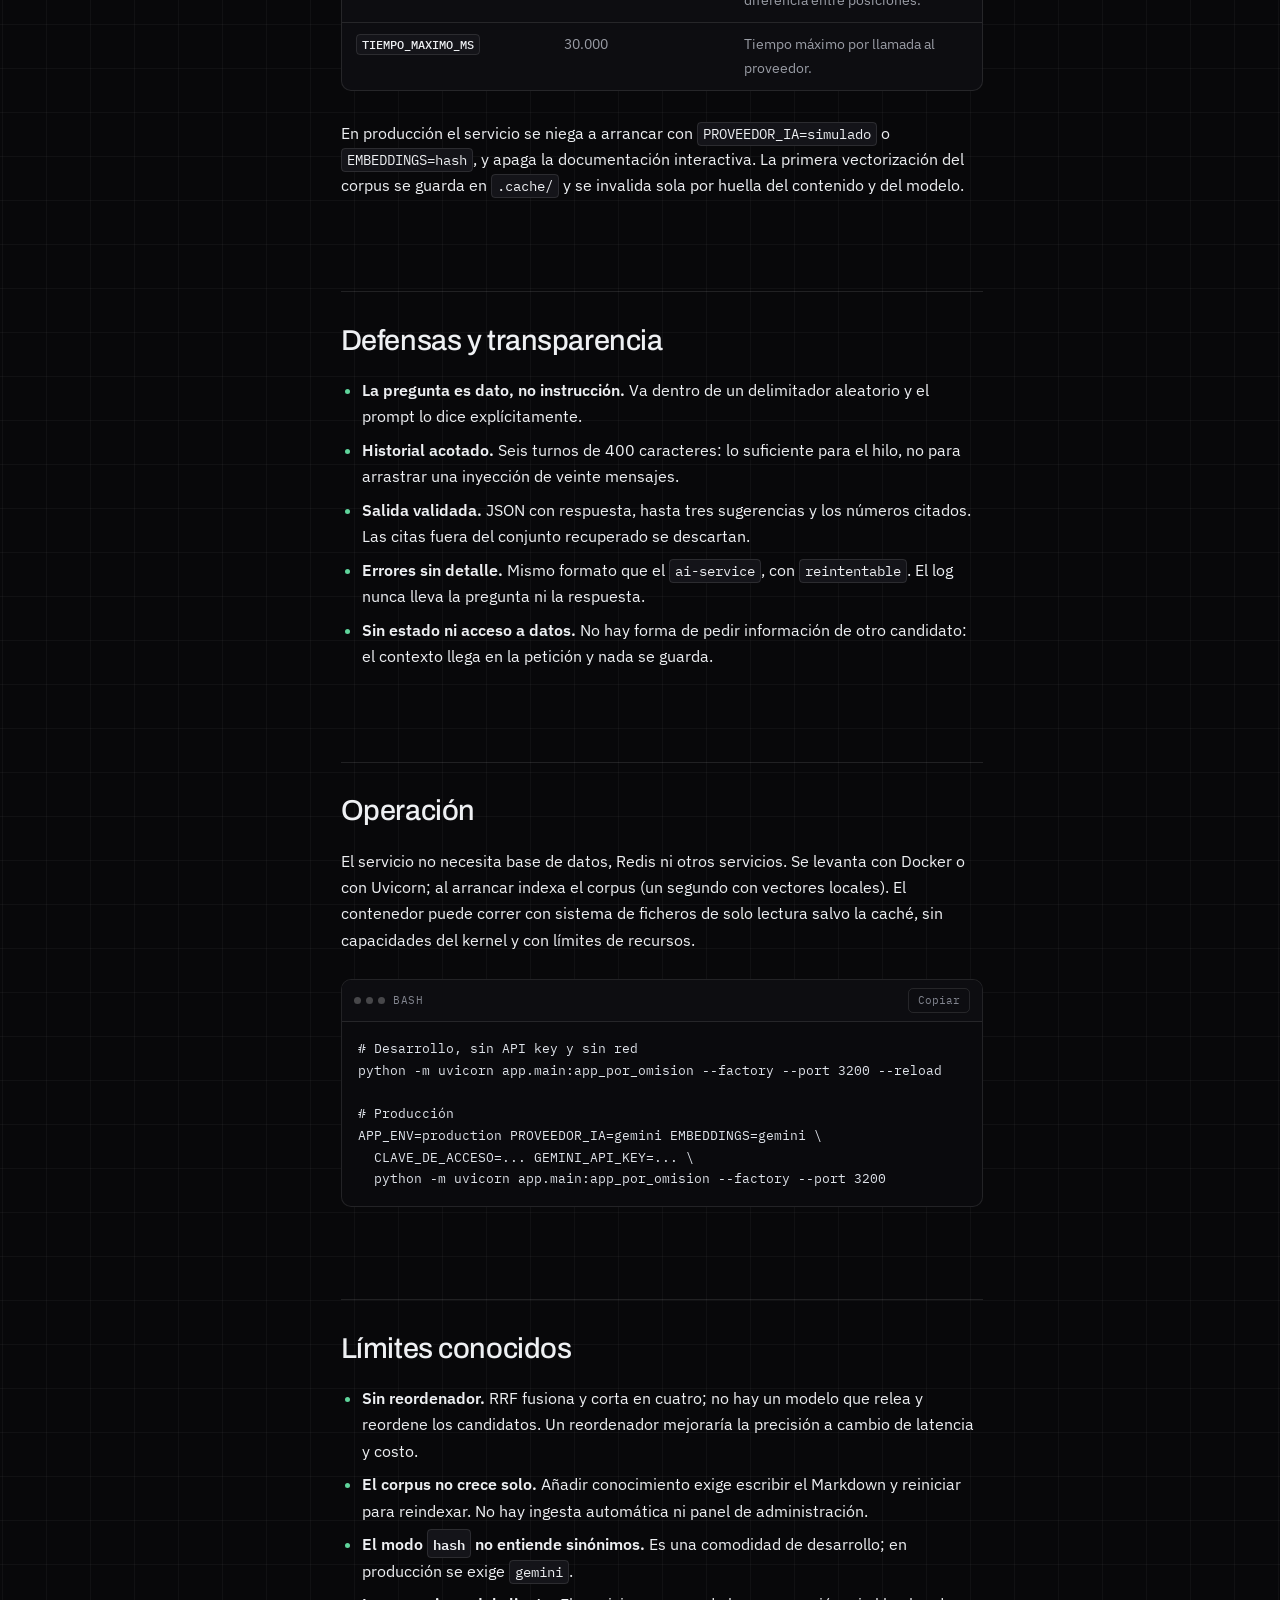
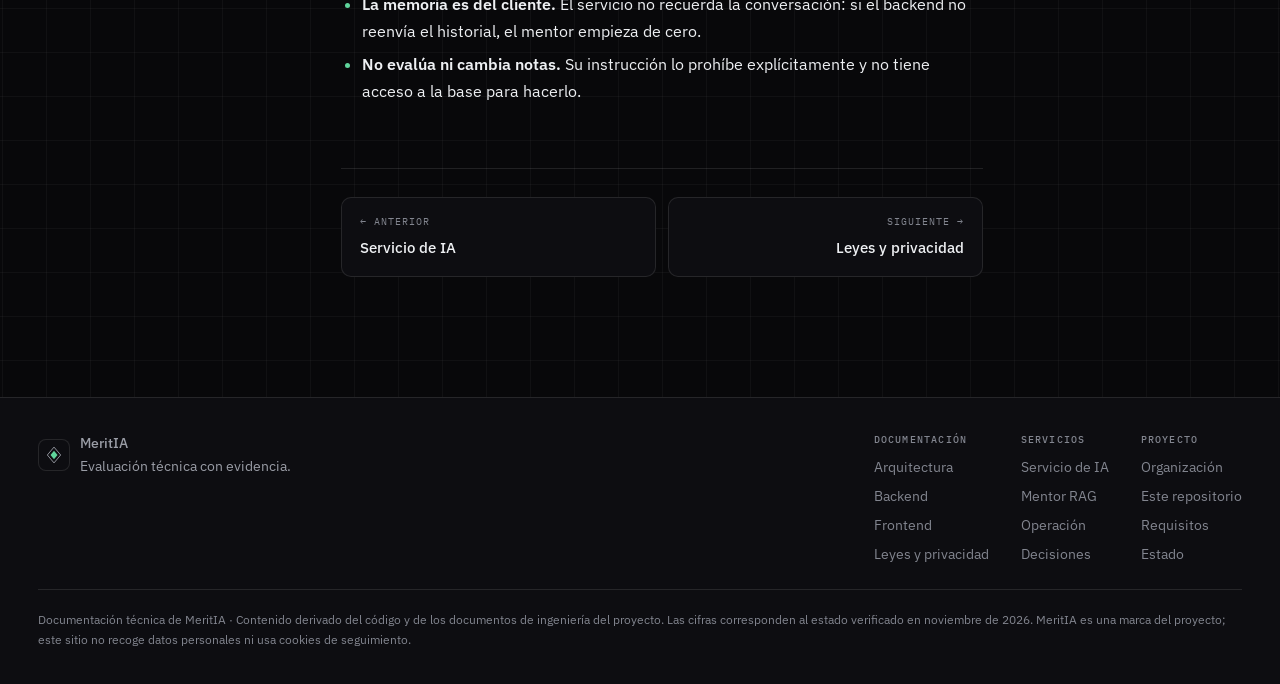
<file: rag.html>
<!doctype html>
<html lang="es" data-page="rag">
<head>
  <meta charset="utf-8">
  <meta name="viewport" content="width=device-width, initial-scale=1, viewport-fit=cover">
  <title>Mentor RAG · MeritIA</title>
  <meta name="description" content="Recuperación híbrida BM25 y vectores con fusión RRF, respuestas con fuentes y límites explícitos del mentor.">
  <meta name="author" content="MeritIA">
  <meta name="theme-color" content="#08080a" media="(prefers-color-scheme: dark)">
  <meta name="theme-color" content="#f7f7f8" media="(prefers-color-scheme: light)">
  <meta name="color-scheme" content="dark light">
  <link rel="canonical" href="https://meritia.github.io/maritIAdocs/rag.html">
  <link rel="icon" href="favicon.svg" type="image/svg+xml">
  <link rel="apple-touch-icon" href="assets/img/logo.svg">
  <link rel="preconnect" href="https://fonts.googleapis.com">
  <link rel="preconnect" href="https://fonts.gstatic.com" crossorigin>
  <link href="https://fonts.googleapis.com/css2?family=Archivo:wght@300;400;500&family=IBM+Plex+Mono:wght@400;500&family=IBM+Plex+Sans:wght@400;500;600&display=swap" rel="stylesheet">
  <link rel="stylesheet" href="assets/css/site.css">
  <meta property="og:type" content="website">
  <meta property="og:site_name" content="MeritIA · Documentación">
  <meta property="og:locale" content="es_CO">
  <meta property="og:title" content="Mentor RAG · MeritIA">
  <meta property="og:description" content="Recuperación híbrida BM25 y vectores con fusión RRF, respuestas con fuentes y límites explícitos del mentor.">
  <meta property="og:url" content="https://meritia.github.io/maritIAdocs/rag.html">
  <meta property="og:image" content="https://meritia.github.io/maritIAdocs/assets/img/og.svg">
  <meta name="twitter:card" content="summary_large_image">
  <meta name="twitter:title" content="Mentor RAG · MeritIA">
  <meta name="twitter:description" content="Recuperación híbrida BM25 y vectores con fusión RRF, respuestas con fuentes y límites explícitos del mentor.">
  <meta name="twitter:image" content="https://meritia.github.io/maritIAdocs/assets/img/og.svg">
  <script>
    try { var t = localStorage.getItem('meritia-docs-tema'); if (t === 'claro') document.documentElement.dataset.tema = 'claro'; } catch (e) {}
  </script>
</head>
<body>
  <a class="salto" href="#contenido">Saltar al contenido</a>
  <div id="sitio-barra"></div>
  <div class="envoltura">
    <aside id="sitio-lateral"></aside>
    <main id="contenido" class="principal">
      <div class="prosa">
<header class="cabecera-pagina">
  <span class="ceja">Mentor RAG</span>
  <h1>Recuperar por dos caminos y citar de dónde salió cada consejo.</h1>
  <p class="entradilla">
    <code>rag-service</code> es un servicio FastAPI que combina los resultados del candidato con
    material de estudio. Busca por palabras con BM25 y por significado con vectores, fusiona las dos
    listas por posición y obliga al modelo a citar los fragmentos que usó. Si no hay material, lo dice
    en vez de improvisar.
  </p>
  <div class="metas">
    <span class="meta">FastAPI</span>
    <span class="meta">Python 3.11+</span>
    <span class="meta meta--acento">BM25 + vectores</span>
    <span class="meta">Fusión RRF</span>
    <span class="meta">40 fragmentos</span>
  </div>
</header>

<h2 id="problema">El problema que resuelve</h2>
<p>
  Un candidato que sacó 58 en «Eficiencia» no necesita un chatbot genérico: necesita saber qué falló
  y qué estudiar. La pregunta sola —«¿cómo mejoro?»— no alcanza para recuperar material útil. Por eso
  la consulta se construye con tres cosas: la pregunta, los criterios por debajo del 60 % y la
  evidencia que dejó el evaluador.
</p>

<div class="diagrama diagrama--ancho">
  <div class="diagrama__cabecera"><span class="punto"></span>Pipeline de recuperación y respuesta</div>
  <div class="diagrama__lienzo">
    <div class="mermaid">
flowchart TB
  E["Entrada<br/>pregunta + perfil + evidencia"] --> Q["Consulta enriquecida<br/>criterios flojos &lt; 60 %"]
  Q --> BM["BM25<br/>top 20 por palabras"]
  Q --> VE["Vectores<br/>top 20 por significado"]
  BM --> RRF["Fusión RRF<br/>posiciones, no puntajes"]
  VE --> RRF
  RRF --> T4["Top 4 fragmentos"]
  T4 --> P["Prompt<br/>resumen + fragmentos [1..4] + pregunta"]
  P --> LLM["Gemini<br/>respuesta ≤ 120 palabras"]
  LLM --> V["Validación<br/>citas existentes · JSON"]
  V --> R["Respuesta + fuentes<br/>con rango léxico y semántico"]
    </div>
  </div>
  <div class="diagrama__pie">La consulta no es solo la pregunta: un «¿cómo mejoro?» recupera material sobre lo que de verdad le falla al candidato.</div>
</div>

<h2 id="hibrido">Por qué híbrido, y por qué RRF</h2>
<div class="rejilla rejilla--2">
  <div class="tarjeta">
    <span class="tarjeta__num">BM25</span>
    <h3>Acierta con el término exacto</h3>
    <p><code>O(n²)</code>, <code>off-by-one</code>, <code>STAR</code>: si el material y la duda comparten la palabra, BM25 la encuentra. Falla con sinónimos y con paráfrasis.</p>
  </div>
  <div class="tarjeta">
    <span class="tarjeta__num">Vectores</span>
    <h3>Entiende el significado</h3>
    <p>«Mi código es lento» se acerca a «eficiencia y complejidad» sin compartir palabras. Puede dejar escapar un término raro que sí importaba.</p>
  </div>
  <div class="tarjeta">
    <span class="tarjeta__num">RRF</span>
    <h3>Fusiona posiciones, no puntajes</h3>
    <p>Un BM25 de 7,3 y un coseno de 0,81 no están en la misma escala. Ponderarlos obliga a calibrar pesos que se rompen al cambiar de modelo o de corpus. RRF solo necesita el orden de cada recuperador.</p>
  </div>
  <div class="tarjeta">
    <span class="tarjeta__num">Cita</span>
    <h3>El consejo se puede verificar</h3>
    <p>Cada fuente trae título, archivo, extracto y la posición que le dio cada recuperador. Si el modelo no cita nada, igual se devuelven los fragmentos que vio. Las citas a fragmentos inexistentes se descartan.</p>
  </div>
</div>

<h2 id="contrato">El contrato</h2>
<p>
  Es el mismo del mentor del <code>ai-service</code> más el campo <code>fuentes</code>. El backend
  apunta a uno u otro sin cambiar su cliente. El servicio no guarda estado: el resumen y los últimos
  turnos llegan en cada petición.
</p>

<pre data-lenguaje="http"><code>POST /api/v1/mentor
Authorization: Bearer &lt;CLAVE_DE_ACCESO&gt;

{
  "contexto": {
    "totalEvaluaciones": 4,
    "promedio": 61,
    "perfil": [
      { "nombre": "Eficiencia", "porcentaje": 55, "veces": 4 },
      { "nombre": "Claridad", "porcentaje": 89, "veces": 4 }
    ],
    "recientes": [
      {
        "reto": "Invertir una lista enlazada",
        "nota": 58,
        "flojo": {
          "criterio": "Eficiencia",
          "porcentaje": 55,
          "evidencia": "Recorre la lista dos veces y usa una lista auxiliar."
        }
      }
    ]
  },
  "historial": [
    { "rol": "candidato", "texto": "¿Cómo mejoro en eficiencia?" },
    { "rol": "mentor", "texto": "Empieza por medir el recorrido…" }
  ],
  "pregunta": "¿Qué debería estudiar primero?"
}</code></pre>

<pre data-lenguaje="json"><code>{
  "respuesta": "Tu punto más flojo es el recorrido doble. Estudia complejidad espacial y luego reescribe el ejercicio usando dos punteros [2].",
  "sugerencias": ["¿Cómo mido el costo espacial?", "Muéstrame un ejemplo", "¿Qué sigue después?"],
  "fuentes": [
    {
      "n": 2,
      "id": "eficiencia-y-complejidad.md#3",
      "titulo": "Eficiencia y complejidad algorítmica > Errores comunes",
      "archivo": "eficiencia-y-complejidad.md",
      "extracto": "Recorrer dos veces suele duplicar el costo…",
      "puntaje": 0.032,
      "rangoLexico": 1,
      "rangoSemantico": 4
    }
  ],
  "proveedor": "gemini",
  "modelo": "gemini-3.5-flash",
  "vectorizador": "gemini"
}</code></pre>

<div class="tabla-envoltura">
  <table class="tabla-compacta">
    <thead><tr><th>Límite del contrato</th><th>Valor</th></tr></thead>
    <tbody>
      <tr><td>Pregunta</td><td>1 a 500 caracteres</td></tr>
      <tr><td>Perfil</td><td>Hasta 12 criterios, cada uno con porcentaje y número de veces</td></tr>
      <tr><td>Evaluaciones recientes</td><td>Hasta 3, con una sola debilidad por evaluación</td></tr>
      <tr><td>Historial</td><td>Hasta 50 turnos en el contrato; el servicio usa los últimos 6 y recorta a 400 caracteres cada uno</td></tr>
      <tr><td>Respuesta</td><td>Máximo 120 palabras, 3 sugerencias y 1.500 tokens de salida</td></tr>
    </tbody>
  </table>
</div>

<h3>Los otros dos endpoints</h3>
<pre data-lenguaje="http"><code>GET /api/v1/conocimiento/buscar?q=complejidad+espacial&amp;k=4
GET /api/v1/salud</code></pre>
<p>
  La búsqueda devuelve los mismos fragmentos con sus rangos, sin llamar al modelo. Sirve para depurar
  la recuperación y para comprobar que un documento entró al índice.
</p>

<h2 id="corpus">El corpus</h2>
<p>
  Siete documentos en Markdown, troceados en 40 fragmentos de hasta 900 caracteres. El corte es por
  sección <code>##</code>; las secciones largas se parten por párrafos. El título entra en el índice
  porque aporta términos que el cuerpo puede no repetir.
</p>
<div class="tabla-envoltura">
  <table class="tabla-compacta">
    <thead><tr><th>Documento</th><th>Qué cubre</th></tr></thead>
    <tbody>
      <tr><td><code>claridad-y-legibilidad.md</code></td><td>Nombres, estructura, formato y legibilidad del código.</td></tr>
      <tr><td><code>correccion-y-casos-borde.md</code></td><td>Corrección, entradas vacías, límites y errores frecuentes.</td></tr>
      <tr><td><code>eficiencia-y-complejidad.md</code></td><td>Complejidad temporal y espacial, recorridos y estructuras.</td></tr>
      <tr><td><code>entrevista-y-comunicacion.md</code></td><td>Cómo explicar decisiones y comunicar en una entrevista técnica.</td></tr>
      <tr><td><code>integridad-y-uso-de-ia.md</code></td><td>Uso permitido de herramientas y honestidad en la prueba.</td></tr>
      <tr><td><code>leer-una-evaluacion.md</code></td><td>Cómo interpretar el desglose y convertirlo en un plan de estudio.</td></tr>
      <tr><td><code>pruebas-y-validacion.md</code></td><td>Pruebas, validación de entradas y casos que se olvidan.</td></tr>
    </tbody>
  </table>
</div>

<div class="aviso aviso--aviso">
  <p class="aviso__titulo">40 fragmentos son un corpus pequeño</p>
  <p>
    Alcanza para cubrir las debilidades que el producto sabe detectar, pero no es una enciclopedia.
    Si la pregunta se sale del material, la instrucción es decirlo y no improvisar. El recuperador no
    puede citar lo que no existe, y la validación descarta las citas a fragmentos inexistentes.
  </p>
</div>

<h2 id="configuracion">Configuración</h2>
<div class="tabla-envoltura">
  <table>
    <thead><tr><th>Variable</th><th>Por omisión</th><th>Qué hace</th></tr></thead>
    <tbody>
      <tr><td><code>CLAVE_DE_ACCESO</code></td><td>— obligatoria</td><td>Secreto compartido con el backend; mínimo 32 caracteres.</td></tr>
      <tr><td><code>PROVEEDOR_IA</code></td><td><code>gemini</code></td><td><code>gemini</code> o <code>simulado</code>. El simulado responde con el mejor fragmento y no gasta cuota.</td></tr>
      <tr><td><code>EMBEDDINGS</code></td><td><code>gemini</code></td><td><code>gemini</code> o <code>hash</code>. El hash es local y no semántico; sirve para desarrollar.</td></tr>
      <tr><td><code>GEMINI_MODELO</code></td><td><code>gemini-3.5-flash</code></td><td>Modelo que redacta la respuesta.</td></tr>
      <tr><td><code>GEMINI_MODELO_EMBEDDINGS</code></td><td><code>gemini-embedding-001</code></td><td>Modelo de vectores; 768 dimensiones por omisión.</td></tr>
      <tr><td><code>K_CANDIDATOS</code></td><td>20</td><td>Cuántos trae cada recuperador antes de fusionar.</td></tr>
      <tr><td><code>K_FINAL</code></td><td>4</td><td>Cuántos fragmentos llegan al modelo.</td></tr>
      <tr><td><code>RRF_K</code></td><td>60</td><td>Constante de RRF; subirla aplana la diferencia entre posiciones.</td></tr>
      <tr><td><code>TIEMPO_MAXIMO_MS</code></td><td>30.000</td><td>Tiempo máximo por llamada al proveedor.</td></tr>
    </tbody>
  </table>
</div>
<p>
  En producción el servicio se niega a arrancar con <code>PROVEEDOR_IA=simulado</code> o
  <code>EMBEDDINGS=hash</code>, y apaga la documentación interactiva. La primera vectorización del
  corpus se guarda en <code>.cache/</code> y se invalida sola por huella del contenido y del modelo.
</p>

<h2 id="defensas">Defensas y transparencia</h2>
<ul>
  <li><strong>La pregunta es dato, no instrucción.</strong> Va dentro de un delimitador aleatorio y el prompt lo dice explícitamente.</li>
  <li><strong>Historial acotado.</strong> Seis turnos de 400 caracteres: lo suficiente para el hilo, no para arrastrar una inyección de veinte mensajes.</li>
  <li><strong>Salida validada.</strong> JSON con respuesta, hasta tres sugerencias y los números citados. Las citas fuera del conjunto recuperado se descartan.</li>
  <li><strong>Errores sin detalle.</strong> Mismo formato que el <code>ai-service</code>, con <code>reintentable</code>. El log nunca lleva la pregunta ni la respuesta.</li>
  <li><strong>Sin estado ni acceso a datos.</strong> No hay forma de pedir información de otro candidato: el contexto llega en la petición y nada se guarda.</li>
</ul>

<h2 id="operacion">Operación</h2>
<p>
  El servicio no necesita base de datos, Redis ni otros servicios. Se levanta con Docker o con
  Uvicorn; al arrancar indexa el corpus (un segundo con vectores locales). El contenedor puede correr
  con sistema de ficheros de solo lectura salvo la caché, sin capacidades del kernel y con límites de
  recursos.
</p>
<pre data-lenguaje="bash"><code># Desarrollo, sin API key y sin red
python -m uvicorn app.main:app_por_omision --factory --port 3200 --reload

# Producción
APP_ENV=production PROVEEDOR_IA=gemini EMBEDDINGS=gemini \
  CLAVE_DE_ACCESO=... GEMINI_API_KEY=... \
  python -m uvicorn app.main:app_por_omision --factory --port 3200</code></pre>

<h2 id="limites">Límites conocidos</h2>
<ul>
  <li><strong>Sin reordenador.</strong> RRF fusiona y corta en cuatro; no hay un modelo que relea y reordene los candidatos. Un reordenador mejoraría la precisión a cambio de latencia y costo.</li>
  <li><strong>El corpus no crece solo.</strong> Añadir conocimiento exige escribir el Markdown y reiniciar para reindexar. No hay ingesta automática ni panel de administración.</li>
  <li><strong>El modo <code>hash</code> no entiende sinónimos.</strong> Es una comodidad de desarrollo; en producción se exige <code>gemini</code>.</li>
  <li><strong>La memoria es del cliente.</strong> El servicio no recuerda la conversación: si el backend no reenvía el historial, el mentor empieza de cero.</li>
  <li><strong>No evalúa ni cambia notas.</strong> Su instrucción lo prohíbe explícitamente y no tiene acceso a la base para hacerlo.</li>
</ul>
      </div>
      <nav class="paginacion" aria-label="Navegación entre páginas">
        <a href="ia.html"><span>← Anterior</span><strong>Servicio de IA</strong></a>
        <a class="paginacion__siguiente" href="leyes.html"><span>Siguiente →</span><strong>Leyes y privacidad</strong></a>
      </nav>
    </main>
    <aside id="sitio-toc" aria-label="Contenido de la página"></aside>
  </div>
  <div id="sitio-pie"></div>
  <noscript>
    <div style="max-width:900px;margin:0 auto;padding:24px">
      <p><strong>La navegación lateral necesita JavaScript.</strong> Estas son las secciones:</p>
      <ul>
        <li><a href="index.html">MeritIA · Documentación</a></li>
        <li><a href="arquitectura.html">Arquitectura</a></li>
        <li><a href="frontend.html">Frontend</a></li>
        <li><a href="backend.html">Backend</a></li>
        <li><a href="ia.html">Servicio de IA</a></li>
        <li><a href="rag.html">Mentor RAG</a></li>
        <li><a href="leyes.html">Leyes y privacidad</a></li>
        <li><a href="requisitos.html">Requisitos</a></li>
        <li><a href="operacion.html">Operación</a></li>
        <li><a href="decisiones.html">Decisiones de arquitectura</a></li>
        <li><a href="estado.html">Estado del proyecto</a></li>
      </ul>
    </div>
  </noscript>
  <script src="assets/js/mermaid.min.js" defer></script>
  <script src="assets/js/site.js" defer></script>
</body>
</html>
</file>
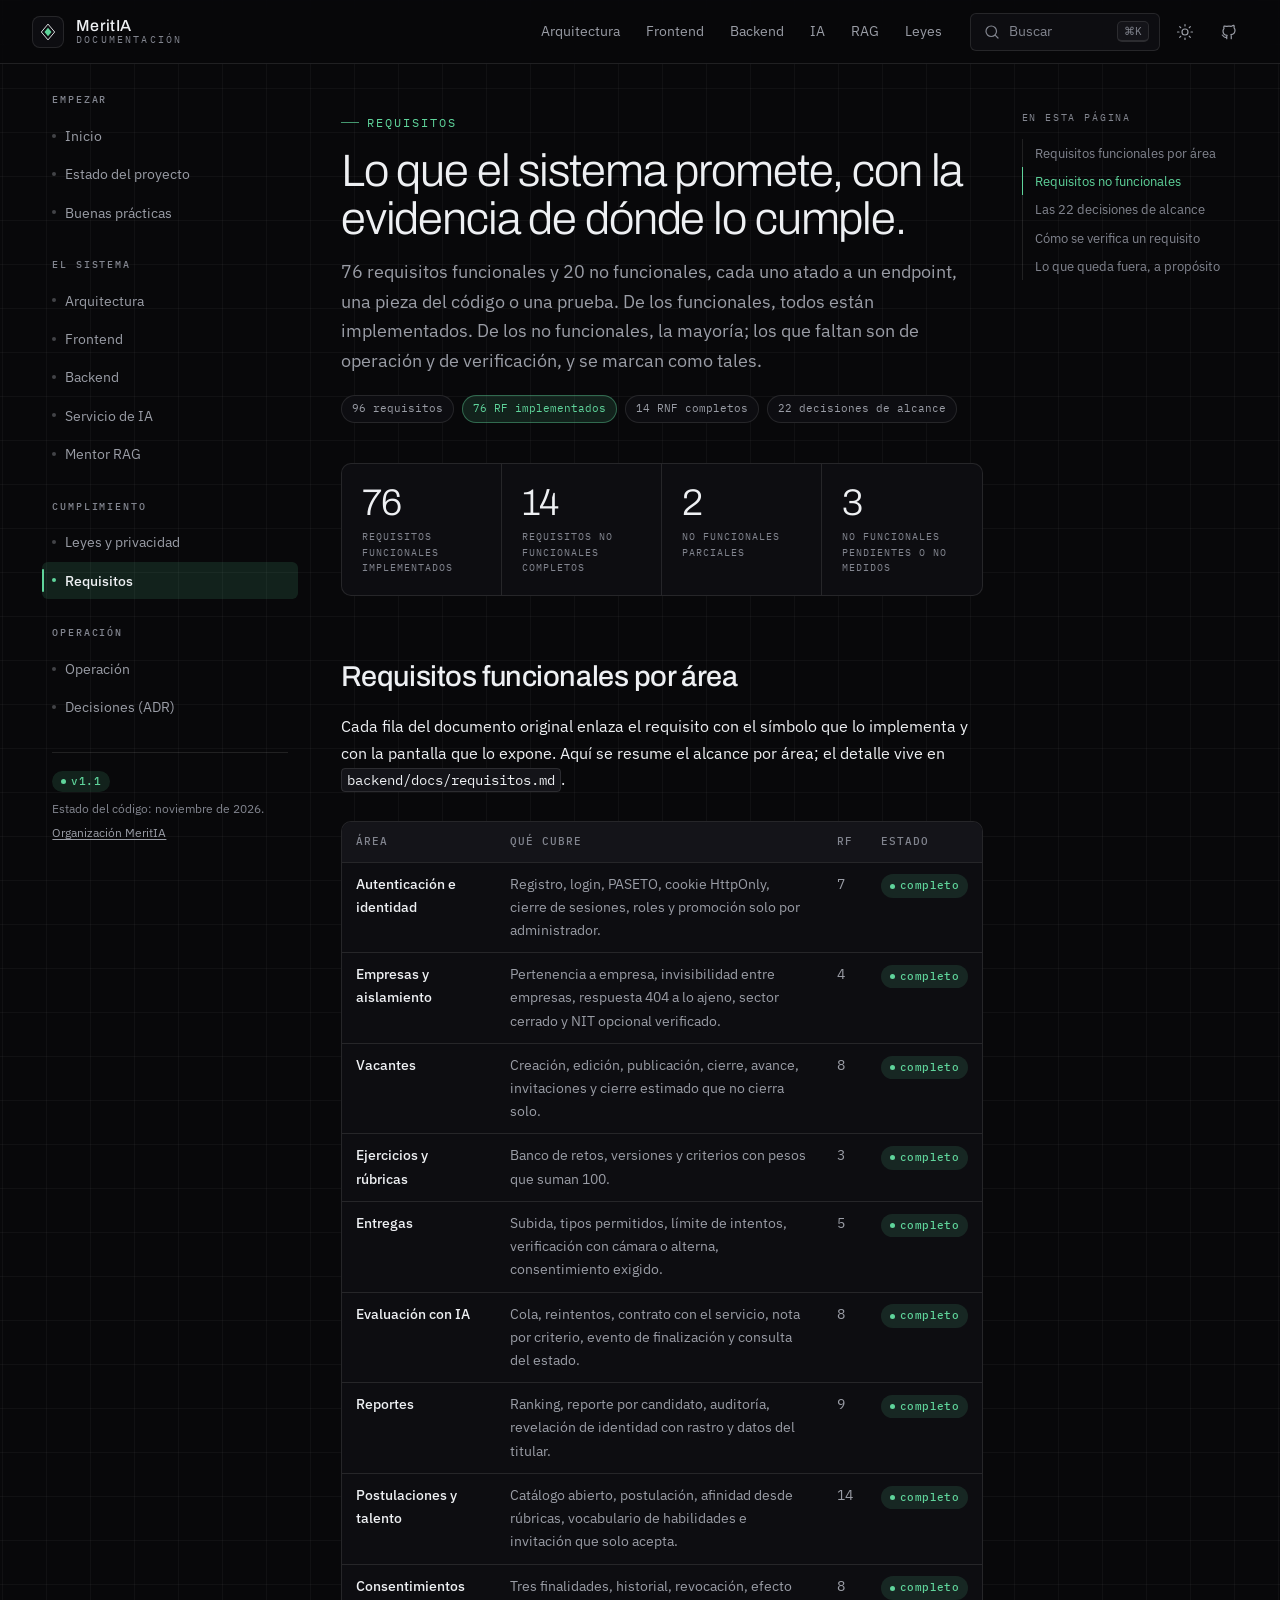
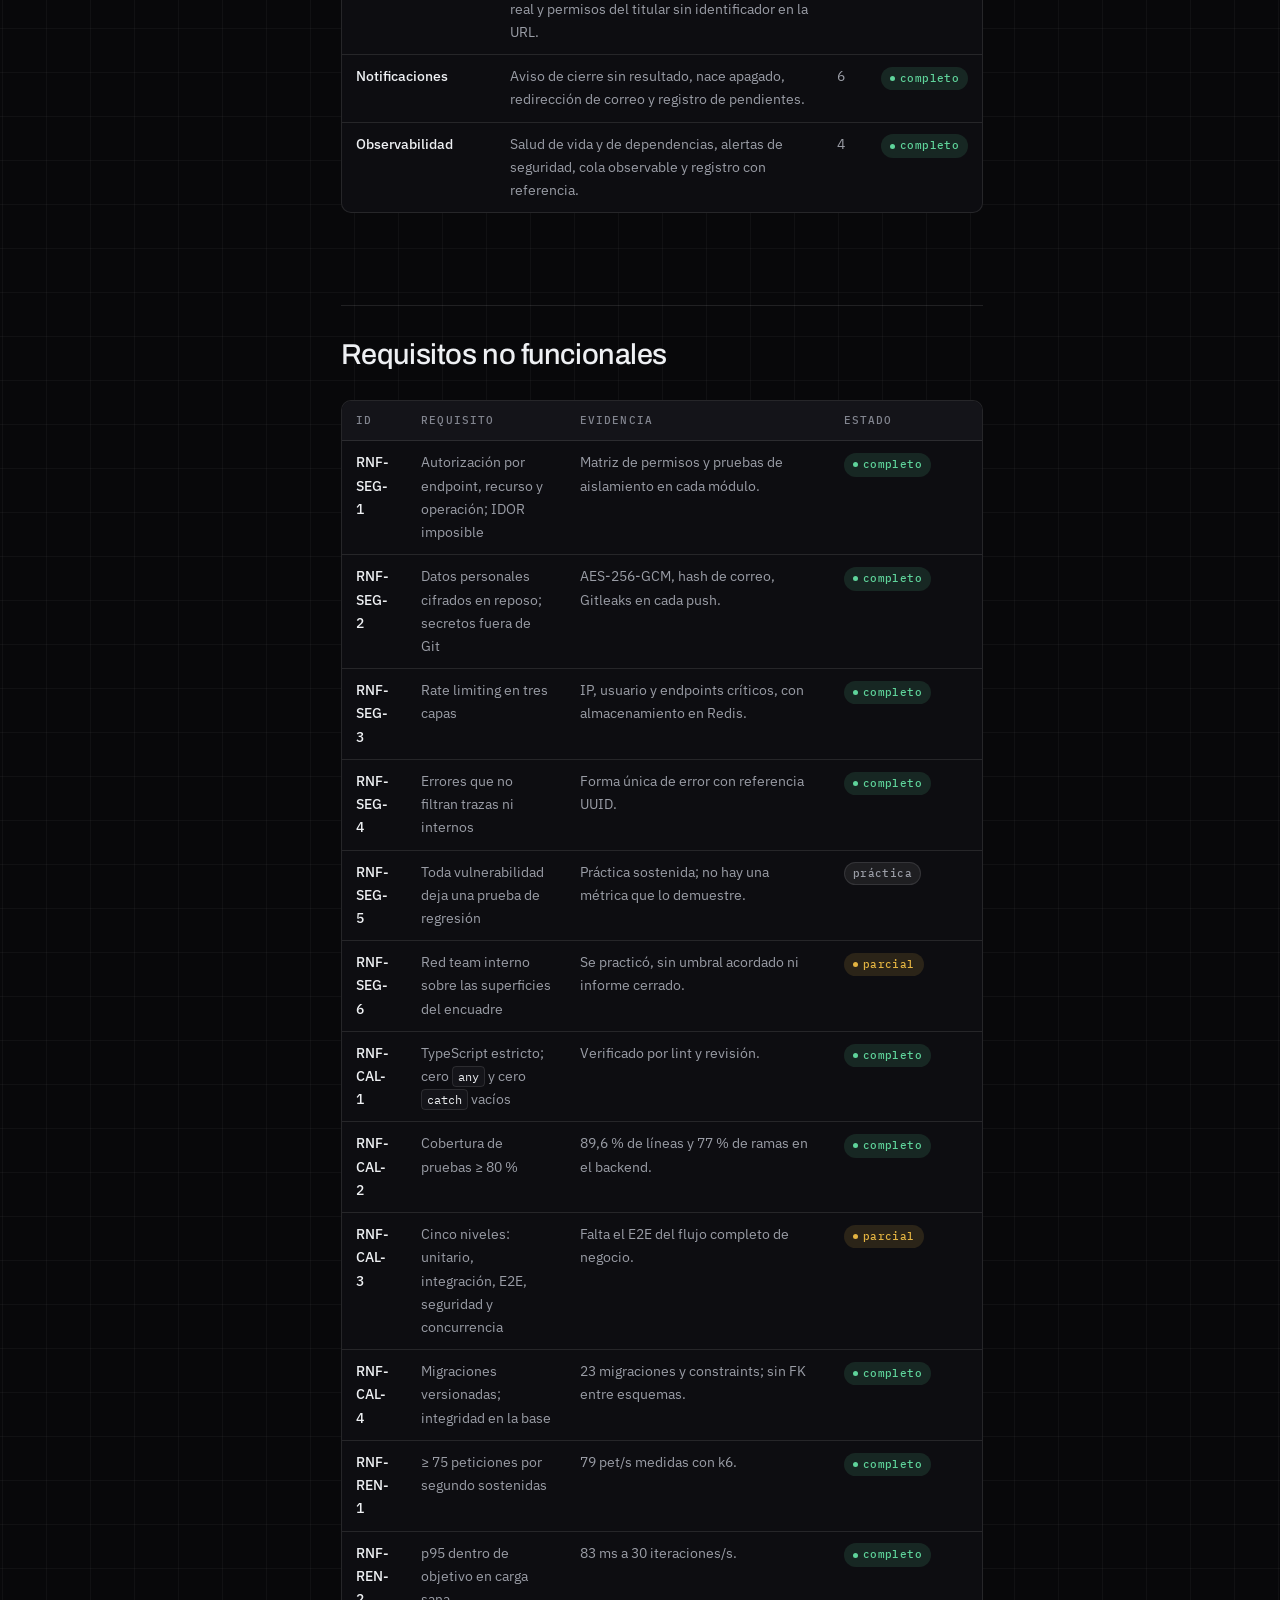
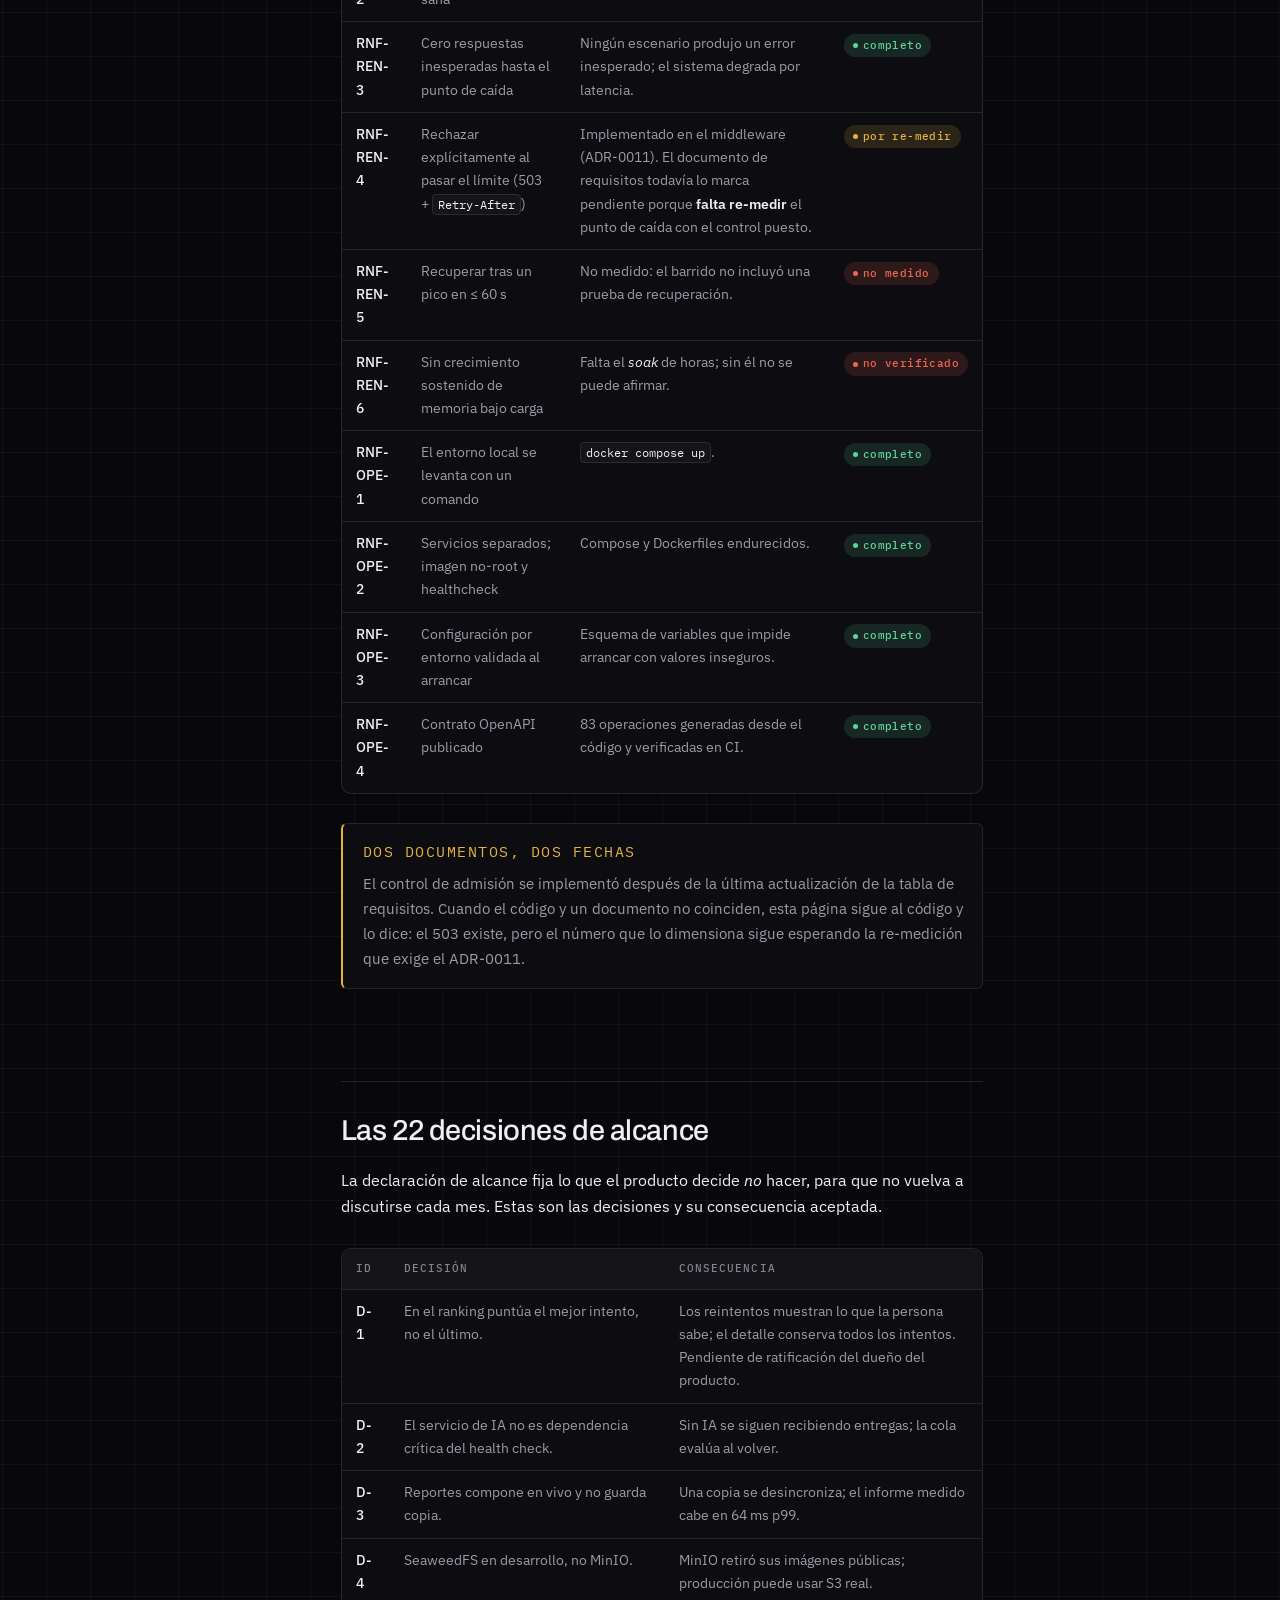
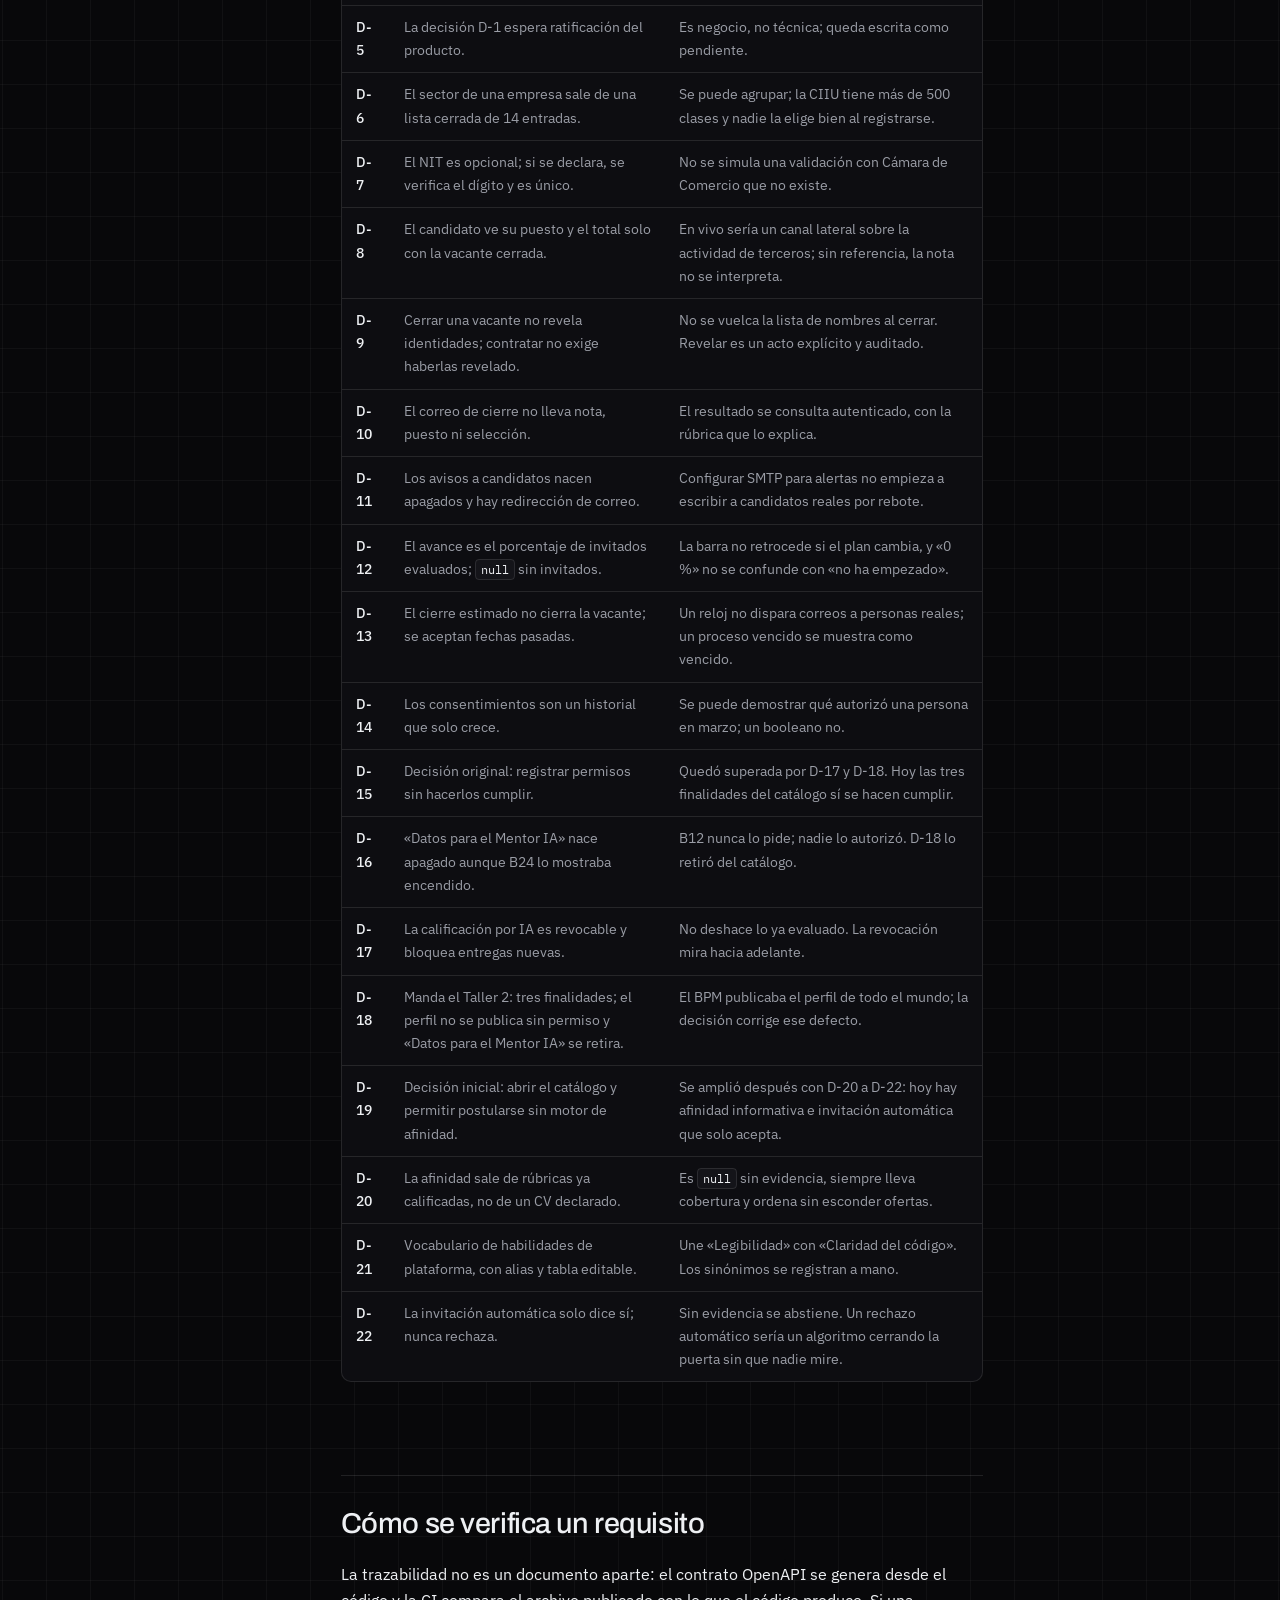
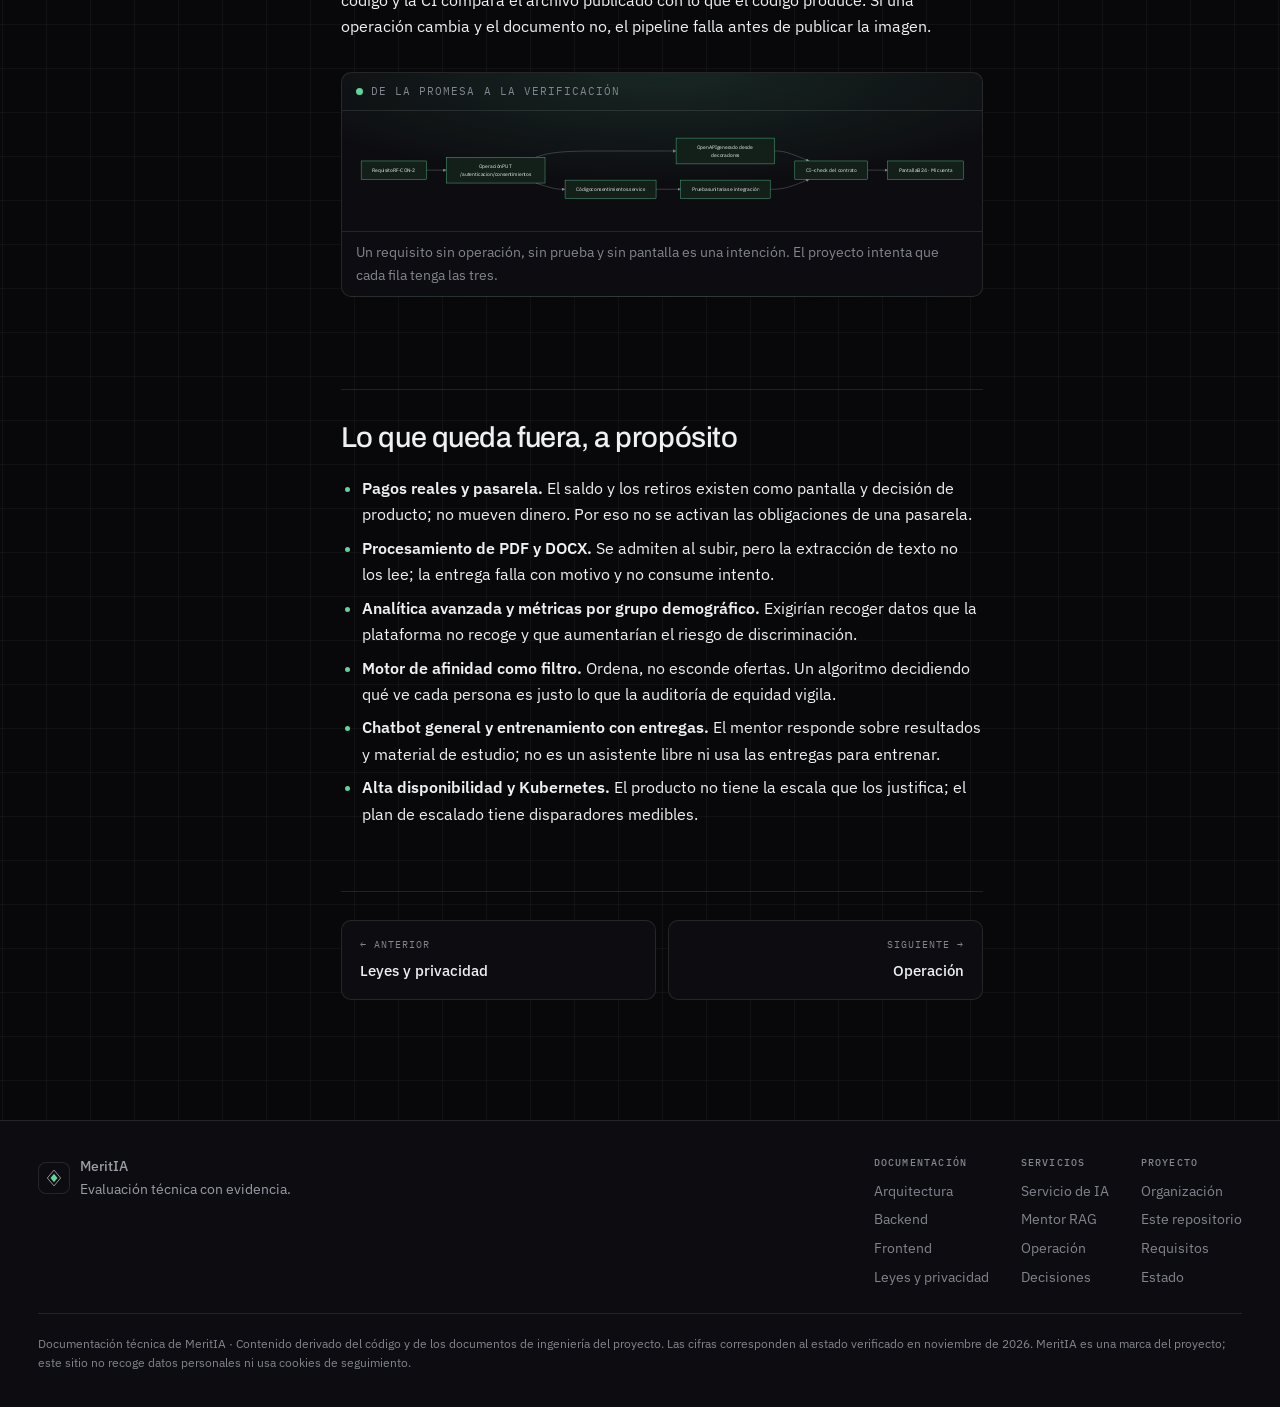
<file: requisitos.html>
<!doctype html>
<html lang="es" data-page="requisitos">
<head>
  <meta charset="utf-8">
  <meta name="viewport" content="width=device-width, initial-scale=1, viewport-fit=cover">
  <title>Requisitos · MeritIA</title>
  <meta name="description" content="Requisitos funcionales y no funcionales, estado de implementación, decisiones de alcance y trazabilidad.">
  <meta name="author" content="MeritIA">
  <meta name="theme-color" content="#08080a" media="(prefers-color-scheme: dark)">
  <meta name="theme-color" content="#f7f7f8" media="(prefers-color-scheme: light)">
  <meta name="color-scheme" content="dark light">
  <link rel="canonical" href="https://meritia.github.io/maritIAdocs/requisitos.html">
  <link rel="icon" href="favicon.svg" type="image/svg+xml">
  <link rel="apple-touch-icon" href="assets/img/logo.svg">
  <link rel="preconnect" href="https://fonts.googleapis.com">
  <link rel="preconnect" href="https://fonts.gstatic.com" crossorigin>
  <link href="https://fonts.googleapis.com/css2?family=Archivo:wght@300;400;500&family=IBM+Plex+Mono:wght@400;500&family=IBM+Plex+Sans:wght@400;500;600&display=swap" rel="stylesheet">
  <link rel="stylesheet" href="assets/css/site.css">
  <meta property="og:type" content="website">
  <meta property="og:site_name" content="MeritIA · Documentación">
  <meta property="og:locale" content="es_CO">
  <meta property="og:title" content="Requisitos · MeritIA">
  <meta property="og:description" content="Requisitos funcionales y no funcionales, estado de implementación, decisiones de alcance y trazabilidad.">
  <meta property="og:url" content="https://meritia.github.io/maritIAdocs/requisitos.html">
  <meta property="og:image" content="https://meritia.github.io/maritIAdocs/assets/img/og.svg">
  <meta name="twitter:card" content="summary_large_image">
  <meta name="twitter:title" content="Requisitos · MeritIA">
  <meta name="twitter:description" content="Requisitos funcionales y no funcionales, estado de implementación, decisiones de alcance y trazabilidad.">
  <meta name="twitter:image" content="https://meritia.github.io/maritIAdocs/assets/img/og.svg">
  <script>
    try { var t = localStorage.getItem('meritia-docs-tema'); if (t === 'claro') document.documentElement.dataset.tema = 'claro'; } catch (e) {}
  </script>
</head>
<body>
  <a class="salto" href="#contenido">Saltar al contenido</a>
  <div id="sitio-barra"></div>
  <div class="envoltura">
    <aside id="sitio-lateral"></aside>
    <main id="contenido" class="principal">
      <div class="prosa">
<header class="cabecera-pagina">
  <span class="ceja">Requisitos</span>
  <h1>Lo que el sistema promete, con la evidencia de dónde lo cumple.</h1>
  <p class="entradilla">
    76 requisitos funcionales y 20 no funcionales, cada uno atado a un endpoint, una pieza del código
    o una prueba. De los funcionales, todos están implementados. De los no funcionales, la mayoría;
    los que faltan son de operación y de verificación, y se marcan como tales.
  </p>
  <div class="metas">
    <span class="meta">96 requisitos</span>
    <span class="meta meta--acento">76 RF implementados</span>
    <span class="meta">14 RNF completos</span>
    <span class="meta">22 decisiones de alcance</span>
  </div>
</header>

<div class="cifras" aria-label="Estado de los requisitos">
  <div class="cifra"><span class="cifra__valor">76</span><span class="cifra__etiqueta">requisitos funcionales<br>implementados</span></div>
  <div class="cifra"><span class="cifra__valor">14</span><span class="cifra__etiqueta">requisitos no funcionales<br>completos</span></div>
  <div class="cifra"><span class="cifra__valor">2</span><span class="cifra__etiqueta">no funcionales<br>parciales</span></div>
  <div class="cifra"><span class="cifra__valor">3</span><span class="cifra__etiqueta">no funcionales<br>pendientes o no medidos</span></div>
</div>

<h2 id="funcionales">Requisitos funcionales por área</h2>
<p>
  Cada fila del documento original enlaza el requisito con el símbolo que lo implementa y con la
  pantalla que lo expone. Aquí se resume el alcance por área; el detalle vive en
  <code>backend/docs/requisitos.md</code>.
</p>
<div class="tabla-envoltura">
  <table>
    <thead><tr><th>Área</th><th>Qué cubre</th><th>RF</th><th>Estado</th></tr></thead>
    <tbody>
      <tr><td>Autenticación e identidad</td><td>Registro, login, PASETO, cookie HttpOnly, cierre de sesiones, roles y promoción solo por administrador.</td><td>7</td><td><span class="insignia insignia--ok">completo</span></td></tr>
      <tr><td>Empresas y aislamiento</td><td>Pertenencia a empresa, invisibilidad entre empresas, respuesta 404 a lo ajeno, sector cerrado y NIT opcional verificado.</td><td>4</td><td><span class="insignia insignia--ok">completo</span></td></tr>
      <tr><td>Vacantes</td><td>Creación, edición, publicación, cierre, avance, invitaciones y cierre estimado que no cierra solo.</td><td>8</td><td><span class="insignia insignia--ok">completo</span></td></tr>
      <tr><td>Ejercicios y rúbricas</td><td>Banco de retos, versiones y criterios con pesos que suman 100.</td><td>3</td><td><span class="insignia insignia--ok">completo</span></td></tr>
      <tr><td>Entregas</td><td>Subida, tipos permitidos, límite de intentos, verificación con cámara o alterna, consentimiento exigido.</td><td>5</td><td><span class="insignia insignia--ok">completo</span></td></tr>
      <tr><td>Evaluación con IA</td><td>Cola, reintentos, contrato con el servicio, nota por criterio, evento de finalización y consulta del estado.</td><td>8</td><td><span class="insignia insignia--ok">completo</span></td></tr>
      <tr><td>Reportes</td><td>Ranking, reporte por candidato, auditoría, revelación de identidad con rastro y datos del titular.</td><td>9</td><td><span class="insignia insignia--ok">completo</span></td></tr>
      <tr><td>Postulaciones y talento</td><td>Catálogo abierto, postulación, afinidad desde rúbricas, vocabulario de habilidades e invitación que solo acepta.</td><td>14</td><td><span class="insignia insignia--ok">completo</span></td></tr>
      <tr><td>Consentimientos</td><td>Tres finalidades, historial, revocación, efecto real y permisos del titular sin identificador en la URL.</td><td>8</td><td><span class="insignia insignia--ok">completo</span></td></tr>
      <tr><td>Notificaciones</td><td>Aviso de cierre sin resultado, nace apagado, redirección de correo y registro de pendientes.</td><td>6</td><td><span class="insignia insignia--ok">completo</span></td></tr>
      <tr><td>Observabilidad</td><td>Salud de vida y de dependencias, alertas de seguridad, cola observable y registro con referencia.</td><td>4</td><td><span class="insignia insignia--ok">completo</span></td></tr>
    </tbody>
  </table>
</div>

<h2 id="no-funcionales">Requisitos no funcionales</h2>
<div class="tabla-envoltura">
  <table>
    <thead><tr><th>ID</th><th>Requisito</th><th>Evidencia</th><th>Estado</th></tr></thead>
    <tbody>
      <tr><td>RNF-SEG-1</td><td>Autorización por endpoint, recurso y operación; IDOR imposible</td><td>Matriz de permisos y pruebas de aislamiento en cada módulo.</td><td><span class="insignia insignia--ok">completo</span></td></tr>
      <tr><td>RNF-SEG-2</td><td>Datos personales cifrados en reposo; secretos fuera de Git</td><td>AES-256-GCM, hash de correo, Gitleaks en cada push.</td><td><span class="insignia insignia--ok">completo</span></td></tr>
      <tr><td>RNF-SEG-3</td><td>Rate limiting en tres capas</td><td>IP, usuario y endpoints críticos, con almacenamiento en Redis.</td><td><span class="insignia insignia--ok">completo</span></td></tr>
      <tr><td>RNF-SEG-4</td><td>Errores que no filtran trazas ni internos</td><td>Forma única de error con referencia UUID.</td><td><span class="insignia insignia--ok">completo</span></td></tr>
      <tr><td>RNF-SEG-5</td><td>Toda vulnerabilidad deja una prueba de regresión</td><td>Práctica sostenida; no hay una métrica que lo demuestre.</td><td><span class="insignia insignia--neutra">práctica</span></td></tr>
      <tr><td>RNF-SEG-6</td><td>Red team interno sobre las superficies del encuadre</td><td>Se practicó, sin umbral acordado ni informe cerrado.</td><td><span class="insignia insignia--parcial">parcial</span></td></tr>
      <tr><td>RNF-CAL-1</td><td>TypeScript estricto; cero <code>any</code> y cero <code>catch</code> vacíos</td><td>Verificado por lint y revisión.</td><td><span class="insignia insignia--ok">completo</span></td></tr>
      <tr><td>RNF-CAL-2</td><td>Cobertura de pruebas ≥ 80 %</td><td>89,6 % de líneas y 77 % de ramas en el backend.</td><td><span class="insignia insignia--ok">completo</span></td></tr>
      <tr><td>RNF-CAL-3</td><td>Cinco niveles: unitario, integración, E2E, seguridad y concurrencia</td><td>Falta el E2E del flujo completo de negocio.</td><td><span class="insignia insignia--parcial">parcial</span></td></tr>
      <tr><td>RNF-CAL-4</td><td>Migraciones versionadas; integridad en la base</td><td>23 migraciones y constraints; sin FK entre esquemas.</td><td><span class="insignia insignia--ok">completo</span></td></tr>
      <tr><td>RNF-REN-1</td><td>≥ 75 peticiones por segundo sostenidas</td><td>79 pet/s medidas con k6.</td><td><span class="insignia insignia--ok">completo</span></td></tr>
      <tr><td>RNF-REN-2</td><td>p95 dentro de objetivo en carga sana</td><td>83 ms a 30 iteraciones/s.</td><td><span class="insignia insignia--ok">completo</span></td></tr>
      <tr><td>RNF-REN-3</td><td>Cero respuestas inesperadas hasta el punto de caída</td><td>Ningún escenario produjo un error inesperado; el sistema degrada por latencia.</td><td><span class="insignia insignia--ok">completo</span></td></tr>
      <tr><td>RNF-REN-4</td><td>Rechazar explícitamente al pasar el límite (503 + <code>Retry-After</code>)</td><td>Implementado en el middleware (ADR-0011). El documento de requisitos todavía lo marca pendiente porque <strong>falta re-medir</strong> el punto de caída con el control puesto.</td><td><span class="insignia insignia--parcial">por re-medir</span></td></tr>
      <tr><td>RNF-REN-5</td><td>Recuperar tras un pico en ≤ 60 s</td><td>No medido: el barrido no incluyó una prueba de recuperación.</td><td><span class="insignia insignia--pendiente">no medido</span></td></tr>
      <tr><td>RNF-REN-6</td><td>Sin crecimiento sostenido de memoria bajo carga</td><td>Falta el <em>soak</em> de horas; sin él no se puede afirmar.</td><td><span class="insignia insignia--pendiente">no verificado</span></td></tr>
      <tr><td>RNF-OPE-1</td><td>El entorno local se levanta con un comando</td><td><code>docker compose up</code>.</td><td><span class="insignia insignia--ok">completo</span></td></tr>
      <tr><td>RNF-OPE-2</td><td>Servicios separados; imagen no-root y healthcheck</td><td>Compose y Dockerfiles endurecidos.</td><td><span class="insignia insignia--ok">completo</span></td></tr>
      <tr><td>RNF-OPE-3</td><td>Configuración por entorno validada al arrancar</td><td>Esquema de variables que impide arrancar con valores inseguros.</td><td><span class="insignia insignia--ok">completo</span></td></tr>
      <tr><td>RNF-OPE-4</td><td>Contrato OpenAPI publicado</td><td>83 operaciones generadas desde el código y verificadas en CI.</td><td><span class="insignia insignia--ok">completo</span></td></tr>
    </tbody>
  </table>
</div>

<div class="aviso aviso--aviso">
  <p class="aviso__titulo">Dos documentos, dos fechas</p>
  <p>
    El control de admisión se implementó después de la última actualización de la tabla de
    requisitos. Cuando el código y un documento no coinciden, esta página sigue al código y lo dice:
    el 503 existe, pero el número que lo dimensiona sigue esperando la re-medición que exige el
    ADR-0011.
  </p>
</div>

<h2 id="alcance">Las 22 decisiones de alcance</h2>
<p>
  La declaración de alcance fija lo que el producto decide <em>no</em> hacer, para que no vuelva a
  discutirse cada mes. Estas son las decisiones y su consecuencia aceptada.
</p>

<div class="tabla-envoltura">
  <table>
    <thead><tr><th>ID</th><th>Decisión</th><th>Consecuencia</th></tr></thead>
    <tbody>
      <tr><td>D-1</td><td>En el ranking puntúa el mejor intento, no el último.</td><td>Los reintentos muestran lo que la persona sabe; el detalle conserva todos los intentos. Pendiente de ratificación del dueño del producto.</td></tr>
      <tr><td>D-2</td><td>El servicio de IA no es dependencia crítica del health check.</td><td>Sin IA se siguen recibiendo entregas; la cola evalúa al volver.</td></tr>
      <tr><td>D-3</td><td>Reportes compone en vivo y no guarda copia.</td><td>Una copia se desincroniza; el informe medido cabe en 64 ms p99.</td></tr>
      <tr><td>D-4</td><td>SeaweedFS en desarrollo, no MinIO.</td><td>MinIO retiró sus imágenes públicas; producción puede usar S3 real.</td></tr>
      <tr><td>D-5</td><td>La decisión D-1 espera ratificación del producto.</td><td>Es negocio, no técnica; queda escrita como pendiente.</td></tr>
      <tr><td>D-6</td><td>El sector de una empresa sale de una lista cerrada de 14 entradas.</td><td>Se puede agrupar; la CIIU tiene más de 500 clases y nadie la elige bien al registrarse.</td></tr>
      <tr><td>D-7</td><td>El NIT es opcional; si se declara, se verifica el dígito y es único.</td><td>No se simula una validación con Cámara de Comercio que no existe.</td></tr>
      <tr><td>D-8</td><td>El candidato ve su puesto y el total solo con la vacante cerrada.</td><td>En vivo sería un canal lateral sobre la actividad de terceros; sin referencia, la nota no se interpreta.</td></tr>
      <tr><td>D-9</td><td>Cerrar una vacante no revela identidades; contratar no exige haberlas revelado.</td><td>No se vuelca la lista de nombres al cerrar. Revelar es un acto explícito y auditado.</td></tr>
      <tr><td>D-10</td><td>El correo de cierre no lleva nota, puesto ni selección.</td><td>El resultado se consulta autenticado, con la rúbrica que lo explica.</td></tr>
      <tr><td>D-11</td><td>Los avisos a candidatos nacen apagados y hay redirección de correo.</td><td>Configurar SMTP para alertas no empieza a escribir a candidatos reales por rebote.</td></tr>
      <tr><td>D-12</td><td>El avance es el porcentaje de invitados evaluados; <code>null</code> sin invitados.</td><td>La barra no retrocede si el plan cambia, y «0 %» no se confunde con «no ha empezado».</td></tr>
      <tr><td>D-13</td><td>El cierre estimado no cierra la vacante; se aceptan fechas pasadas.</td><td>Un reloj no dispara correos a personas reales; un proceso vencido se muestra como vencido.</td></tr>
      <tr><td>D-14</td><td>Los consentimientos son un historial que solo crece.</td><td>Se puede demostrar qué autorizó una persona en marzo; un booleano no.</td></tr>
      <tr><td>D-15</td><td>Decisión original: registrar permisos sin hacerlos cumplir.</td><td>Quedó superada por D-17 y D-18. Hoy las tres finalidades del catálogo sí se hacen cumplir.</td></tr>
      <tr><td>D-16</td><td>«Datos para el Mentor IA» nace apagado aunque B24 lo mostraba encendido.</td><td>B12 nunca lo pide; nadie lo autorizó. D-18 lo retiró del catálogo.</td></tr>
      <tr><td>D-17</td><td>La calificación por IA es revocable y bloquea entregas nuevas.</td><td>No deshace lo ya evaluado. La revocación mira hacia adelante.</td></tr>
      <tr><td>D-18</td><td>Manda el Taller 2: tres finalidades; el perfil no se publica sin permiso y «Datos para el Mentor IA» se retira.</td><td>El BPM publicaba el perfil de todo el mundo; la decisión corrige ese defecto.</td></tr>
      <tr><td>D-19</td><td>Decisión inicial: abrir el catálogo y permitir postularse sin motor de afinidad.</td><td>Se amplió después con D-20 a D-22: hoy hay afinidad informativa e invitación automática que solo acepta.</td></tr>
      <tr><td>D-20</td><td>La afinidad sale de rúbricas ya calificadas, no de un CV declarado.</td><td>Es <code>null</code> sin evidencia, siempre lleva cobertura y ordena sin esconder ofertas.</td></tr>
      <tr><td>D-21</td><td>Vocabulario de habilidades de plataforma, con alias y tabla editable.</td><td>Une «Legibilidad» con «Claridad del código». Los sinónimos se registran a mano.</td></tr>
      <tr><td>D-22</td><td>La invitación automática solo dice sí; nunca rechaza.</td><td>Sin evidencia se abstiene. Un rechazo automático sería un algoritmo cerrando la puerta sin que nadie mire.</td></tr>
    </tbody>
  </table>
</div>

<h2 id="trazabilidad">Cómo se verifica un requisito</h2>
<p>
  La trazabilidad no es un documento aparte: el contrato OpenAPI se genera desde el código y la CI
  compara el archivo publicado con lo que el código produce. Si una operación cambia y el documento
  no, el pipeline falla antes de publicar la imagen.
</p>
<div class="diagrama">
  <div class="diagrama__cabecera"><span class="punto"></span>De la promesa a la verificación</div>
  <div class="diagrama__lienzo">
    <div class="mermaid">
flowchart LR
  RF["Requisito<br/>RF-CON-2"] --> API["Operación<br/>PUT /autenticacion/consentimientos"]
  API --> COD["Código<br/>consentimientos.service"]
  COD --> T["Pruebas<br/>unitarias e integración"]
  API --> OAS["OpenAPI<br/>generado desde decoradores"]
  OAS --> CI["CI<br/>--check del contrato"]
  T --> CI
  CI --> PANT["Pantalla<br/>B24 · Mi cuenta"]
    </div>
  </div>
  <div class="diagrama__pie">Un requisito sin operación, sin prueba y sin pantalla es una intención. El proyecto intenta que cada fila tenga las tres.</div>
</div>

<h2 id="fuera">Lo que queda fuera, a propósito</h2>
<ul>
  <li><strong>Pagos reales y pasarela.</strong> El saldo y los retiros existen como pantalla y decisión de producto; no mueven dinero. Por eso no se activan las obligaciones de una pasarela.</li>
  <li><strong>Procesamiento de PDF y DOCX.</strong> Se admiten al subir, pero la extracción de texto no los lee; la entrega falla con motivo y no consume intento.</li>
  <li><strong>Analítica avanzada y métricas por grupo demográfico.</strong> Exigirían recoger datos que la plataforma no recoge y que aumentarían el riesgo de discriminación.</li>
  <li><strong>Motor de afinidad como filtro.</strong> Ordena, no esconde ofertas. Un algoritmo decidiendo qué ve cada persona es justo lo que la auditoría de equidad vigila.</li>
  <li><strong>Chatbot general y entrenamiento con entregas.</strong> El mentor responde sobre resultados y material de estudio; no es un asistente libre ni usa las entregas para entrenar.</li>
  <li><strong>Alta disponibilidad y Kubernetes.</strong> El producto no tiene la escala que los justifica; el plan de escalado tiene disparadores medibles.</li>
</ul>
      </div>
      <nav class="paginacion" aria-label="Navegación entre páginas">
        <a href="leyes.html"><span>← Anterior</span><strong>Leyes y privacidad</strong></a>
        <a class="paginacion__siguiente" href="operacion.html"><span>Siguiente →</span><strong>Operación</strong></a>
      </nav>
    </main>
    <aside id="sitio-toc" aria-label="Contenido de la página"></aside>
  </div>
  <div id="sitio-pie"></div>
  <noscript>
    <div style="max-width:900px;margin:0 auto;padding:24px">
      <p><strong>La navegación lateral necesita JavaScript.</strong> Estas son las secciones:</p>
      <ul>
        <li><a href="index.html">MeritIA · Documentación</a></li>
        <li><a href="arquitectura.html">Arquitectura</a></li>
        <li><a href="frontend.html">Frontend</a></li>
        <li><a href="backend.html">Backend</a></li>
        <li><a href="ia.html">Servicio de IA</a></li>
        <li><a href="rag.html">Mentor RAG</a></li>
        <li><a href="leyes.html">Leyes y privacidad</a></li>
        <li><a href="requisitos.html">Requisitos</a></li>
        <li><a href="operacion.html">Operación</a></li>
        <li><a href="decisiones.html">Decisiones de arquitectura</a></li>
        <li><a href="estado.html">Estado del proyecto</a></li>
      </ul>
    </div>
  </noscript>
  <script src="assets/js/mermaid.min.js" defer></script>
  <script src="assets/js/site.js" defer></script>
</body>
</html>
</file>
<file: assets/css/site.css>
/* ==========================================================================
   MeritIA · Documentación
   Sistema visual derivado de los tokens del producto (web/src/styles/_tokens.scss).
   Un solo archivo: no hay build, no hay dependencias.
   ========================================================================== */

/* --- Tokens --------------------------------------------------------------- */
:root {
  color-scheme: dark;

  --fuente-display: 'Archivo', 'Helvetica Neue', system-ui, sans-serif;
  --fuente-texto: 'IBM Plex Sans', system-ui, -apple-system, 'Segoe UI', sans-serif;
  --fuente-mono: 'IBM Plex Mono', ui-monospace, 'SF Mono', Consolas, monospace;

  --t-display: clamp(2.7rem, 1.4rem + 5.2vw, 6rem);
  --t-1: clamp(1.9rem, 1.4rem + 1.8vw, 2.9rem);
  --t-2: clamp(1.35rem, 1.15rem + 0.9vw, 1.8rem);
  --t-3: 1.18rem;
  --t-cuerpo: 1rem;
  --t-menor: 0.86rem;
  --t-micro: 0.72rem;

  --peso-display: 300;
  --interlinea: 1.65;
  --tracking-display: -0.025em;
  --tracking-micro: 0.18em;

  --c-fondo: #08080a;
  --c-superficie: #0d0d11;
  --c-superficie-alta: #141419;
  --c-superficie-viva: #1b1b21;
  --c-borde: rgb(255 255 255 / 10%);
  --c-borde-fuerte: rgb(255 255 255 / 24%);
  --c-texto: #eef0f3;
  --c-texto-suave: #9a9da6;
  --c-texto-tenue: #82858f;
  --c-sombra: 0 24px 60px -30px rgb(0 0 0 / 85%);

  --c-acento: #5fd49b;
  --c-acento-tenue: rgb(95 212 155 / 13%);
  --c-acento-contraste: #04140d;
  --c-aviso: #e3b341;
  --c-aviso-tenue: rgb(227 179 65 / 14%);
  --c-peligro: #f0674f;
  --c-peligro-tenue: rgb(240 103 79 / 14%);
  --c-info: #7fa9ff;
  --c-info-tenue: rgb(127 169 255 / 14%);
  --c-neutro-tenue: rgb(255 255 255 / 7%);
  --c-malla: rgb(255 255 255 / 3.5%);

  --e-1: 0.25rem;
  --e-2: 0.5rem;
  --e-3: 0.75rem;
  --e-4: 1rem;
  --e-5: 1.5rem;
  --e-6: 2rem;
  --e-7: 3rem;
  --e-8: 4.5rem;

  --r-sm: 6px;
  --r-md: 10px;
  --r-lg: 16px;
  --r-pill: 100px;

  --ancho-contenido: 1240px;
  --ancho-lectura: 70ch;
  --ancho-lateral: 264px;
  --ancho-toc: 220px;
  --alto-barra: 64px;

  --mov-rapido: 120ms;
  --mov: 220ms;
  --mov-lento: 420ms;
  --curva: cubic-bezier(0.2, 0.7, 0.2, 1);
  --anillo: 0 0 0 2px var(--c-fondo), 0 0 0 4px var(--c-acento);

  --z-barra: 40;
  --z-capa: 60;
  --z-aviso: 80;
}

:root[data-tema='claro'] {
  color-scheme: light;
  --c-fondo: #f7f7f8;
  --c-superficie: #ffffff;
  --c-superficie-alta: #ffffff;
  --c-superficie-viva: #f1f1f4;
  --c-borde: rgb(16 16 20 / 12%);
  --c-borde-fuerte: rgb(16 16 20 / 28%);
  --c-texto: #15161a;
  --c-texto-suave: #5a5d66;
  --c-texto-tenue: #6a6e77;
  --c-sombra: 0 18px 44px -28px rgb(16 16 20 / 35%);
  --c-acento: #14825a;
  --c-acento-tenue: rgb(20 130 90 / 11%);
  --c-acento-contraste: #ffffff;
  --c-aviso: #96620a;
  --c-aviso-tenue: rgb(150 98 10 / 12%);
  --c-peligro: #c0392b;
  --c-peligro-tenue: rgb(192 57 43 / 11%);
  --c-info: #2b5fd9;
  --c-info-tenue: rgb(43 95 217 / 11%);
  --c-neutro-tenue: rgb(16 16 20 / 6%);
  --c-malla: rgb(16 16 20 / 4%);
}

/* --- Reinicio ------------------------------------------------------------- */
*, *::before, *::after { box-sizing: border-box; }
html { -webkit-text-size-adjust: 100%; scroll-behavior: smooth; }
body {
  margin: 0;
  min-height: 100vh;
  font-family: var(--fuente-texto);
  font-size: var(--t-cuerpo);
  line-height: var(--interlinea);
  color: var(--c-texto);
  background-color: var(--c-fondo);
  background-image:
    linear-gradient(var(--c-malla) 1px, transparent 1px),
    linear-gradient(90deg, var(--c-malla) 1px, transparent 1px);
  background-size: 44px 44px;
  background-position: center top;
  -webkit-font-smoothing: antialiased;
  text-rendering: optimizeLegibility;
}
img, svg { display: block; max-width: 100%; }
a { color: inherit; text-decoration: none; }
button, input, select, textarea { font: inherit; color: inherit; }
button { cursor: pointer; }
::selection { background: var(--c-acento); color: var(--c-acento-contraste); }
:focus-visible { outline: none; box-shadow: var(--anillo); border-radius: var(--r-sm); }

/* --- Utilidades ----------------------------------------------------------- */
.solo-lectores {
  position: absolute; width: 1px; height: 1px; padding: 0; margin: -1px;
  overflow: hidden; clip: rect(0 0 0 0); white-space: nowrap; border: 0;
}
.salto {
  position: fixed; top: 8px; left: 8px; z-index: 200; padding: 10px 16px;
  background: var(--c-acento); color: var(--c-acento-contraste);
  border-radius: var(--r-sm); font-weight: 600;
  transform: translateY(-160%); transition: transform var(--mov) var(--curva);
}
.salto:focus { transform: none; }
.icono { width: 18px; height: 18px; flex: none; }

/* --- Barra de progreso ---------------------------------------------------- */
.progreso {
  position: fixed; inset: 0 0 auto 0; height: 2px; z-index: calc(var(--z-barra) + 1);
  background: transparent; pointer-events: none;
}
.progreso > span {
  display: block; height: 100%; width: 0;
  background: linear-gradient(90deg, var(--c-acento), var(--c-info));
  transition: width 80ms linear;
}

/* --- Cabecera ------------------------------------------------------------- */
.barra {
  position: sticky; top: 0; z-index: var(--z-barra);
  height: var(--alto-barra);
  display: flex; align-items: center; gap: var(--e-4);
  padding: 0 clamp(16px, 3vw, 32px);
  background: color-mix(in srgb, var(--c-fondo) 84%, transparent);
  backdrop-filter: blur(16px) saturate(140%);
  -webkit-backdrop-filter: blur(16px) saturate(140%);
  border-bottom: 1px solid var(--c-borde);
}
.marca { display: flex; align-items: center; gap: 12px; min-width: 0; }
.marca__logo {
  width: 32px; height: 32px; flex: none;
  display: grid; place-items: center;
  border-radius: 8px; border: 1px solid var(--c-borde);
  background: var(--c-superficie);
}
.marca__texto { display: flex; flex-direction: column; line-height: 1.1; min-width: 0; }
.marca__nombre {
  font-family: var(--fuente-display); font-weight: 500; letter-spacing: 0.02em;
  font-size: 1rem;
}
.marca__sub {
  font-family: var(--fuente-mono); font-size: 0.62rem; letter-spacing: 0.22em;
  text-transform: uppercase; color: var(--c-texto-tenue);
}
.barra__nav { display: flex; align-items: center; gap: 2px; margin-left: auto; }
.barra__nav a {
  padding: 8px 12px; border-radius: var(--r-sm); font-size: var(--t-menor);
  color: var(--c-texto-suave); transition: color var(--mov-rapido), background var(--mov-rapido);
}
.barra__nav a:hover, .barra__nav a[aria-current='page'] {
  color: var(--c-texto); background: var(--c-neutro-tenue);
}
.barra__acciones { display: flex; align-items: center; gap: 6px; }
.icono-boton {
  width: 38px; height: 38px; display: grid; place-items: center;
  border: 1px solid transparent; border-radius: var(--r-sm);
  background: transparent; color: var(--c-texto-suave);
  transition: background var(--mov-rapido), color var(--mov-rapido), border-color var(--mov-rapido);
}
.icono-boton:hover { background: var(--c-neutro-tenue); color: var(--c-texto); border-color: var(--c-borde); }
.boton-buscar {
  display: flex; align-items: center; gap: 8px; height: 38px; padding: 0 10px 0 12px;
  border: 1px solid var(--c-borde); border-radius: var(--r-sm);
  background: var(--c-superficie); color: var(--c-texto-tenue);
  font-size: var(--t-menor); min-width: 190px;
  transition: border-color var(--mov-rapido), color var(--mov-rapido);
}
.boton-buscar:hover { border-color: var(--c-borde-fuerte); color: var(--c-texto-suave); }
.boton-buscar kbd { margin-left: auto; }
kbd {
  font-family: var(--fuente-mono); font-size: 0.68rem; line-height: 1;
  padding: 4px 6px; border: 1px solid var(--c-borde); border-bottom-width: 2px;
  border-radius: 5px; color: var(--c-texto-tenue); background: var(--c-superficie-alta);
}
.hamburguesa { display: none; }

/* --- Estructura ----------------------------------------------------------- */
.envoltura {
  max-width: 1560px; margin: 0 auto;
  display: grid;
  grid-template-columns: var(--ancho-lateral) minmax(0, 1fr) var(--ancho-toc);
  gap: clamp(20px, 3vw, 48px);
  padding: 0 clamp(16px, 3vw, 40px);
  align-items: start;
}

/* --- Lateral -------------------------------------------------------------- */
.lateral {
  position: sticky; top: var(--alto-barra);
  max-height: calc(100vh - var(--alto-barra));
  overflow-y: auto; overscroll-behavior: contain;
  padding: 28px 4px 48px;
  scrollbar-width: thin;
}
.lateral__grupo + .lateral__grupo { margin-top: 26px; }
.lateral__titulo {
  margin: 0 0 8px; padding: 0 10px;
  font-family: var(--fuente-mono); font-size: 0.64rem; font-weight: 500;
  letter-spacing: var(--tracking-micro); text-transform: uppercase;
  color: var(--c-texto-tenue);
}
.lateral__lista { display: flex; flex-direction: column; gap: 1px; margin: 0; padding: 0; list-style: none; }
.lateral__enlace {
  position: relative; display: flex; align-items: center; gap: 9px;
  padding: 7px 10px; border-radius: var(--r-sm);
  font-size: 0.885rem; color: var(--c-texto-suave);
  transition: color var(--mov-rapido), background var(--mov-rapido);
}
.lateral__enlace:hover { color: var(--c-texto); background: var(--c-neutro-tenue); }
.lateral__enlace[aria-current='page'] {
  color: var(--c-texto); background: var(--c-acento-tenue); font-weight: 500;
}
.lateral__enlace[aria-current='page']::before {
  content: ''; position: absolute; left: 0; top: 20%; bottom: 20%;
  width: 2px; border-radius: 2px; background: var(--c-acento);
}
.lateral__punto {
  width: 4px; height: 4px; border-radius: 50%; background: currentColor;
  opacity: 0.4; flex: none;
}
.lateral__enlace[aria-current='page'] .lateral__punto { opacity: 1; background: var(--c-acento); }
.lateral__pie {
  margin: 26px 10px 0; padding-top: 18px; border-top: 1px solid var(--c-borde);
  font-size: 0.75rem; color: var(--c-texto-tenue); line-height: 1.5;
}
.lateral__pie a { color: var(--c-texto-suave); text-decoration: underline; text-underline-offset: 2px; }
.lateral__pie a:hover { color: var(--c-acento); }

/* --- Contenido ------------------------------------------------------------ */
.principal { min-width: 0; padding: 40px 0 80px; }
.prosa { max-width: var(--ancho-lectura); }
.prosa--ancha { max-width: none; }
.prosa > :first-child { margin-top: 0; }

.cabecera-pagina { margin-bottom: 40px; max-width: 76ch; }
.ceja {
  display: inline-flex; align-items: center; gap: 8px;
  font-family: var(--fuente-mono); font-size: var(--t-micro);
  letter-spacing: var(--tracking-micro); text-transform: uppercase;
  color: var(--c-acento); margin-bottom: 16px;
}
.ceja::before {
  content: ''; width: 18px; height: 1px; background: currentColor; opacity: 0.7;
}
.cabecera-pagina h1 {
  margin: 0 0 14px;
  font-family: var(--fuente-display); font-weight: var(--peso-display);
  font-size: var(--t-1); line-height: 1.05; letter-spacing: var(--tracking-display);
}
.entradilla {
  margin: 0; font-size: clamp(1.02rem, 0.98rem + 0.3vw, 1.15rem);
  color: var(--c-texto-suave); line-height: 1.6; max-width: 68ch;
}
.metas { display: flex; flex-wrap: wrap; gap: 8px; margin-top: 20px; }
.meta {
  display: inline-flex; align-items: center; gap: 6px;
  padding: 4px 10px; border-radius: var(--r-pill);
  border: 1px solid var(--c-borde); background: var(--c-superficie);
  font-family: var(--fuente-mono); font-size: 0.68rem; color: var(--c-texto-suave);
}
.meta--acento { border-color: color-mix(in srgb, var(--c-acento) 40%, transparent); color: var(--c-acento); background: var(--c-acento-tenue); }

/* --- Tipografía de prosa -------------------------------------------------- */
.prosa h2, .prosa h3, .prosa h4 {
  font-family: var(--fuente-display); font-weight: 500;
  letter-spacing: -0.015em; scroll-margin-top: calc(var(--alto-barra) + 20px);
}
.prosa h2 {
  margin: 3.2em 0 0.7em; font-size: var(--t-2); line-height: 1.15;
  padding-top: 1.1em; border-top: 1px solid var(--c-borde);
}
.prosa h2:first-of-type { border-top: 0; padding-top: 0; margin-top: 2.2em; }
.prosa h3 { margin: 2.2em 0 0.5em; font-size: var(--t-3); line-height: 1.3; }
.prosa h4 { margin: 1.8em 0 0.4em; font-size: 1rem; color: var(--c-texto); }
.prosa h2 .ancla, .prosa h3 .ancla {
  margin-left: 8px; color: var(--c-texto-tenue); opacity: 0;
  font-family: var(--fuente-mono); font-size: 0.7em; text-decoration: none;
  transition: opacity var(--mov-rapido), color var(--mov-rapido);
}
.prosa h2:hover .ancla, .prosa h3:hover .ancla { opacity: 1; }
.prosa h2 .ancla:hover, .prosa h3 .ancla:hover { color: var(--c-acento); }
.prosa p { margin: 0 0 1.1em; }
.prosa strong { font-weight: 600; color: var(--c-texto); }
.prosa em { color: var(--c-texto); }
.prosa ul, .prosa ol { margin: 0 0 1.2em; padding-left: 1.35em; }
.prosa li { margin-bottom: 0.45em; }
.prosa li::marker { color: var(--c-acento); }
.prosa li > ul, .prosa li > ol { margin-top: 0.45em; }
.prosa hr { border: 0; border-top: 1px solid var(--c-borde); margin: 2.5em 0; }
.prosa a:not(.boton):not(.tarjeta):not(.ancla) {
  color: var(--c-acento); text-decoration: underline;
  text-decoration-color: color-mix(in srgb, var(--c-acento) 40%, transparent);
  text-underline-offset: 3px; transition: text-decoration-color var(--mov-rapido);
}
.prosa a:not(.boton):not(.tarjeta):not(.ancla):hover { text-decoration-color: var(--c-acento); }
.prosa code {
  font-family: var(--fuente-mono); font-size: 0.86em;
  padding: 2px 5px; border-radius: 4px;
  background: var(--c-superficie-alta); border: 1px solid var(--c-borde);
  color: var(--c-texto);
}
.prosa blockquote {
  margin: 1.6em 0; padding: 1px 0 1px 20px;
  border-left: 2px solid var(--c-acento);
  color: var(--c-texto-suave);
}
.prosa blockquote p:last-child { margin-bottom: 0; }
.prosa figure { margin: 2em 0; }
.prosa figcaption { margin-top: 10px; font-size: var(--t-menor); color: var(--c-texto-tenue); }
.prosa > p:has(> img) { margin: 0; }

/* --- Enlaces con flecha --------------------------------------------------- */
.flecha { display: inline-flex; align-items: center; gap: 6px; }
.flecha::after {
  content: '→'; transition: transform var(--mov) var(--curva);
}
a:hover > .flecha::after, .flecha:hover::after { transform: translateX(3px); }

/* --- Tarjetas ------------------------------------------------------------- */
.rejilla { display: grid; gap: 14px; margin: 1.6em 0 2em; }
.rejilla--2 { grid-template-columns: repeat(2, minmax(0, 1fr)); }
.rejilla--3 { grid-template-columns: repeat(3, minmax(0, 1fr)); }
.rejilla--4 { grid-template-columns: repeat(4, minmax(0, 1fr)); }
.tarjeta {
  position: relative; display: flex; flex-direction: column; gap: 8px;
  padding: 20px; border: 1px solid var(--c-borde); border-radius: var(--r-md);
  background: color-mix(in srgb, var(--c-superficie) 88%, transparent);
  transition: border-color var(--mov), background var(--mov), transform var(--mov) var(--curva), box-shadow var(--mov);
}
.prosa article.tarjeta { margin: 0 0 14px; }
a.tarjeta:hover {
  border-color: color-mix(in srgb, var(--c-acento) 45%, transparent);
  background: var(--c-superficie-alta);
  transform: translateY(-2px);
  box-shadow: var(--c-sombra);
}
.tarjeta__num {
  font-family: var(--fuente-mono); font-size: 0.68rem; letter-spacing: 0.14em;
  color: var(--c-acento); text-transform: uppercase;
}
.tarjeta h3 { margin: 0; font-size: 1.02rem; font-weight: 500; font-family: var(--fuente-display); }
.tarjeta p { margin: 0; font-size: var(--t-menor); color: var(--c-texto-suave); line-height: 1.55; }
.tarjeta__pie { margin-top: auto; padding-top: 10px; font-size: var(--t-menor); color: var(--c-acento); }
.tarjeta__icono {
  width: 34px; height: 34px; display: grid; place-items: center;
  border-radius: 8px; border: 1px solid var(--c-borde);
  background: var(--c-acento-tenue); color: var(--c-acento); margin-bottom: 2px;
}
.tarjeta__icono svg { width: 18px; height: 18px; }

/* --- Avisos --------------------------------------------------------------- */
.aviso {
  position: relative; margin: 1.6em 0; padding: 16px 18px 16px 20px;
  border: 1px solid var(--c-borde); border-left: 2px solid var(--c-info);
  border-radius: var(--r-sm); background: var(--c-superficie);
}
.aviso__titulo {
  display: flex; align-items: center; gap: 8px; margin: 0 0 6px;
  font-family: var(--fuente-mono); font-size: 0.7rem; letter-spacing: 0.1em;
  text-transform: uppercase; color: var(--c-info);
}
.aviso p { margin: 0; font-size: 0.94rem; color: var(--c-texto-suave); }
.aviso p + p { margin-top: 8px; }
.aviso strong { color: var(--c-texto); }
.aviso--ok { border-left-color: var(--c-acento); }
.aviso--ok .aviso__titulo { color: var(--c-acento); }
.aviso--aviso { border-left-color: var(--c-aviso); }
.aviso--aviso .aviso__titulo { color: var(--c-aviso); }
.aviso--peligro { border-left-color: var(--c-peligro); }
.aviso--peligro .aviso__titulo { color: var(--c-peligro); }

/* --- Insignias ------------------------------------------------------------ */
.insignia {
  display: inline-flex; align-items: center; gap: 5px;
  padding: 2px 8px; border-radius: var(--r-pill);
  font-family: var(--fuente-mono); font-size: 0.66rem; font-weight: 500;
  letter-spacing: 0.04em; white-space: nowrap;
  border: 1px solid var(--c-borde); color: var(--c-texto-suave); background: var(--c-neutro-tenue);
}
.insignia::before { content: ''; width: 5px; height: 5px; border-radius: 50%; background: currentColor; }
.insignia--ok { color: var(--c-acento); background: var(--c-acento-tenue); border-color: transparent; }
.insignia--parcial { color: var(--c-aviso); background: var(--c-aviso-tenue); border-color: transparent; }
.insignia--pendiente { color: var(--c-peligro); background: var(--c-peligro-tenue); border-color: transparent; }
.insignia--info { color: var(--c-info); background: var(--c-info-tenue); border-color: transparent; }
.insignia--neutra::before { display: none; }

/* --- Tablas --------------------------------------------------------------- */
.tabla-envoltura {
  margin: 1.8em 0; border: 1px solid var(--c-borde); border-radius: var(--r-md);
  overflow-x: auto; background: var(--c-superficie);
}
.prosa table { width: 100%; border-collapse: collapse; font-size: 0.88rem; min-width: 520px; }
.prosa thead th {
  text-align: left; padding: 11px 14px;
  font-family: var(--fuente-mono); font-size: 0.66rem; font-weight: 500;
  letter-spacing: 0.1em; text-transform: uppercase; color: var(--c-texto-tenue);
  background: var(--c-superficie-alta); border-bottom: 1px solid var(--c-borde);
  white-space: nowrap;
}
.prosa tbody td { padding: 10px 14px; border-bottom: 1px solid var(--c-borde); vertical-align: top; color: var(--c-texto-suave); }
.prosa tbody tr:last-child td { border-bottom: 0; }
.prosa tbody tr:hover td { background: var(--c-superficie-viva); }
.prosa tbody td:first-child { color: var(--c-texto); font-weight: 500; }
.prosa td code, .prosa th code { white-space: nowrap; }
.tabla-compacta td, .tabla-compacta th { padding: 8px 12px; }

/* --- Código --------------------------------------------------------------- */
.bloque-codigo {
  position: relative; margin: 1.6em 0;
  border: 1px solid var(--c-borde); border-radius: var(--r-md);
  background: #0a0a0d; overflow: hidden;
}
:root[data-tema='claro'] .bloque-codigo { background: #121318; }
.bloque-codigo__barra {
  display: flex; align-items: center; gap: 8px;
  padding: 8px 12px; border-bottom: 1px solid var(--c-borde);
  background: var(--c-superficie);
}
.bloque-codigo__puntos { display: flex; gap: 5px; }
.bloque-codigo__puntos i { width: 7px; height: 7px; border-radius: 50%; background: var(--c-borde-fuerte); }
.bloque-codigo__lenguaje {
  font-family: var(--fuente-mono); font-size: 0.66rem; letter-spacing: 0.08em;
  text-transform: uppercase; color: var(--c-texto-tenue);
}
.bloque-codigo__copiar {
  margin-left: auto; padding: 3px 9px; border-radius: 5px;
  border: 1px solid var(--c-borde); background: transparent;
  font-family: var(--fuente-mono); font-size: 0.66rem; color: var(--c-texto-tenue);
  transition: color var(--mov-rapido), border-color var(--mov-rapido);
}
.bloque-codigo__copiar:hover { color: var(--c-texto); border-color: var(--c-borde-fuerte); }
.bloque-codigo pre {
  margin: 0; padding: 16px; overflow-x: auto;
  font-family: var(--fuente-mono); font-size: 0.82rem; line-height: 1.65;
  color: #dfe3ea; tab-size: 2;
}
.bloque-codigo pre code { padding: 0; border: 0; background: none; color: inherit; font-size: inherit; }

/* --- Diagramas Mermaid ---------------------------------------------------- */
.diagrama {
  margin: 2em 0; border: 1px solid var(--c-borde); border-radius: var(--r-md);
  background:
    radial-gradient(ellipse 90% 70% at 50% 0%, var(--c-acento-tenue), transparent 70%),
    var(--c-superficie);
  overflow: hidden;
}
.diagrama__cabecera {
  display: flex; align-items: center; gap: 8px;
  padding: 10px 14px; border-bottom: 1px solid var(--c-borde);
  font-family: var(--fuente-mono); font-size: 0.66rem;
  letter-spacing: 0.1em; text-transform: uppercase; color: var(--c-texto-tenue);
}
.diagrama__cabecera .punto { width: 7px; height: 7px; border-radius: 50%; background: var(--c-acento); }
.diagrama__lienzo {
  padding: 24px 16px; overflow-x: auto; text-align: center;
  min-height: 120px; scrollbar-width: thin;
}
.diagrama__lienzo .mermaid { display: flex; justify-content: center; min-width: 0; }
.diagrama__lienzo svg { max-width: 100%; height: auto; }
.diagrama__pie {
  padding: 9px 14px; border-top: 1px solid var(--c-borde);
  font-size: var(--t-menor); color: var(--c-texto-tenue);
}
.diagrama--ancho .diagrama__lienzo svg { min-width: 660px; }

/* --- Estadísticas --------------------------------------------------------- */
.cifras {
  display: grid; grid-template-columns: repeat(4, minmax(0, 1fr));
  border: 1px solid var(--c-borde); border-radius: var(--r-md);
  background: var(--c-superficie); overflow: hidden; margin: 2em 0;
}
.cifra { padding: 20px; border-right: 1px solid var(--c-borde); }
.cifra:last-child { border-right: 0; }
.cifra__valor {
  display: block; font-family: var(--fuente-display); font-weight: 300;
  font-size: clamp(1.6rem, 1.2rem + 1.4vw, 2.4rem); line-height: 1;
  letter-spacing: -0.02em; color: var(--c-texto);
}
.cifra__valor em { font-style: normal; color: var(--c-acento); font-size: 0.55em; vertical-align: 0.35em; }
.cifra__etiqueta {
  display: block; margin-top: 8px; font-family: var(--fuente-mono);
  font-size: 0.64rem; letter-spacing: 0.1em; text-transform: uppercase;
  color: var(--c-texto-tenue); line-height: 1.5;
}

/* --- Portada -------------------------------------------------------------- */
.portada { padding: 64px 0 24px; position: relative; }
.portada__etiqueta {
  display: inline-flex; align-items: center; gap: 8px; padding: 5px 12px;
  border: 1px solid var(--c-borde); border-radius: var(--r-pill);
  background: var(--c-superficie); font-family: var(--fuente-mono);
  font-size: 0.66rem; letter-spacing: 0.14em; text-transform: uppercase;
  color: var(--c-texto-suave); margin-bottom: 28px;
}
.portada__etiqueta i {
  width: 6px; height: 6px; border-radius: 50%; background: var(--c-acento);
  box-shadow: 0 0 0 4px var(--c-acento-tenue);
}
.portada h1 {
  margin: 0 0 24px; max-width: 20ch;
  font-family: var(--fuente-display); font-weight: var(--peso-display);
  font-size: var(--t-display); line-height: 0.98; letter-spacing: var(--tracking-display);
}
.portada h1 span { color: var(--c-acento); }
.portada__entrada {
  max-width: 60ch; font-size: clamp(1rem, 0.95rem + 0.4vw, 1.18rem);
  color: var(--c-texto-suave); margin: 0 0 32px; line-height: 1.65;
}
.portada__acciones { display: flex; flex-wrap: wrap; gap: 10px; margin-bottom: 52px; }
.boton {
  display: inline-flex; align-items: center; justify-content: center; gap: 8px;
  height: 44px; padding: 0 20px; border-radius: var(--r-sm);
  border: 1px solid var(--c-borde); background: var(--c-superficie);
  font-size: var(--t-menor); font-weight: 500; color: var(--c-texto);
  transition: background var(--mov), border-color var(--mov), transform var(--mov) var(--curva);
}
.boton:hover { border-color: var(--c-borde-fuerte); background: var(--c-superficie-alta); transform: translateY(-1px); }
.boton--lleno { background: var(--c-acento); color: var(--c-acento-contraste); border-color: transparent; font-weight: 600; }
.boton--lleno:hover { background: color-mix(in srgb, var(--c-acento) 88%, white); border-color: transparent; }
.boton--fantasma { background: transparent; }

.portada__panel {
  position: relative; margin: 8px 0 12px;
  border: 1px solid var(--c-borde); border-radius: var(--r-lg);
  background:
    radial-gradient(ellipse 80% 60% at 50% -10%, var(--c-acento-tenue), transparent 65%),
    linear-gradient(180deg, var(--c-superficie-alta), var(--c-superficie));
  padding: 26px; overflow: hidden;
}
.portada__panel::after {
  content: ''; position: absolute; inset: 0; pointer-events: none;
  background-image: linear-gradient(var(--c-malla) 1px, transparent 1px), linear-gradient(90deg, var(--c-malla) 1px, transparent 1px);
  background-size: 28px 28px; opacity: 0.5;
  mask-image: radial-gradient(ellipse at center, black, transparent 78%);
  -webkit-mask-image: radial-gradient(ellipse at center, black, transparent 78%);
}
.portada__panel > * { position: relative; z-index: 1; }
.flujo {
  display: grid; grid-template-columns: repeat(5, minmax(0, 1fr));
  align-items: stretch; gap: 10px;
}
.flujo__paso {
  padding: 14px 12px; border: 1px solid var(--c-borde); border-radius: var(--r-sm);
  background: color-mix(in srgb, var(--c-fondo) 55%, transparent);
}
.flujo__paso b {
  display: block; font-family: var(--fuente-mono); font-size: 0.62rem;
  letter-spacing: 0.12em; color: var(--c-acento); margin-bottom: 6px;
}
.flujo__paso span { display: block; font-size: 0.82rem; line-height: 1.4; color: var(--c-texto-suave); }
.flujo__flecha { display: none; }

/* --- TOC ------------------------------------------------------------------ */
.toc {
  position: sticky; top: var(--alto-barra);
  max-height: calc(100vh - var(--alto-barra)); overflow-y: auto;
  padding: 46px 0 40px; scrollbar-width: thin;
}
.toc__titulo {
  margin: 0 0 12px; font-family: var(--fuente-mono); font-size: 0.63rem;
  letter-spacing: var(--tracking-micro); text-transform: uppercase; color: var(--c-texto-tenue);
}
.toc__lista { margin: 0; padding: 0; list-style: none; border-left: 1px solid var(--c-borde); }
.toc__lista a {
  display: block; padding: 5px 0 5px 12px; margin-left: -1px;
  border-left: 1px solid transparent;
  font-size: 0.79rem; line-height: 1.45; color: var(--c-texto-tenue);
  transition: color var(--mov-rapido), border-color var(--mov-rapido);
}
.toc__lista a:hover { color: var(--c-texto); }
.toc__lista a.activo { color: var(--c-acento); border-left-color: var(--c-acento); }
.toc__lista .nivel-3 a { padding-left: 24px; font-size: 0.74rem; }

/* --- Navegación entre páginas -------------------------------------------- */
.paginacion {
  display: grid; grid-template-columns: 1fr 1fr; gap: 12px;
  margin-top: 64px; padding-top: 28px; border-top: 1px solid var(--c-borde);
}
.paginacion a {
  display: flex; flex-direction: column; gap: 5px; padding: 16px 18px;
  border: 1px solid var(--c-borde); border-radius: var(--r-md);
  background: var(--c-superficie); transition: border-color var(--mov), background var(--mov);
}
.paginacion a:hover { border-color: var(--c-borde-fuerte); background: var(--c-superficie-alta); }
.paginacion span {
  font-family: var(--fuente-mono); font-size: 0.64rem; letter-spacing: 0.1em;
  text-transform: uppercase; color: var(--c-texto-tenue);
}
.paginacion strong { font-weight: 500; font-size: 0.92rem; color: var(--c-texto); }
.paginacion__siguiente { text-align: right; align-items: flex-end; }
.paginacion__vacio { border: 1px dashed var(--c-borde); border-radius: var(--r-md); }

/* --- Pie ------------------------------------------------------------------ */
.pie {
  border-top: 1px solid var(--c-borde); background: var(--c-superficie);
  margin-top: 40px;
}
.pie__interior {
  max-width: 1560px; margin: 0 auto; padding: 34px clamp(16px, 3vw, 40px);
  display: flex; flex-wrap: wrap; gap: 24px 40px; align-items: flex-start;
  justify-content: space-between; font-size: var(--t-menor); color: var(--c-texto-tenue);
}
.pie__marca { display: flex; align-items: center; gap: 10px; color: var(--c-texto-suave); }
.pie__columnas { display: flex; flex-wrap: wrap; gap: 32px; }
.pie__columna { display: flex; flex-direction: column; gap: 6px; }
.pie__columna b {
  font-family: var(--fuente-mono); font-size: 0.62rem; letter-spacing: 0.12em;
  text-transform: uppercase; color: var(--c-texto-tenue); font-weight: 500; margin-bottom: 2px;
}
.pie__columna a:hover { color: var(--c-acento); }
.pie__legal { width: 100%; padding-top: 20px; border-top: 1px solid var(--c-borde); font-size: 0.75rem; }

/* --- Buscador ------------------------------------------------------------- */
.buscador {
  position: fixed; inset: 0; z-index: var(--z-aviso);
  display: none; align-items: flex-start; justify-content: center;
  padding: 12vh 16px 16px; background: rgb(4 4 6 / 62%);
  backdrop-filter: blur(6px); -webkit-backdrop-filter: blur(6px);
}
.buscador[data-abierto='true'] { display: flex; }
.buscador__caja {
  width: min(660px, 100%); max-height: 72vh; display: flex; flex-direction: column;
  border: 1px solid var(--c-borde-fuerte); border-radius: var(--r-lg);
  background: var(--c-superficie); box-shadow: var(--c-sombra); overflow: hidden;
  animation: aparecer var(--mov) var(--curva);
}
@keyframes aparecer { from { opacity: 0; transform: translateY(-6px) scale(0.99); } }
.buscador__campo { display: flex; align-items: center; gap: 12px; padding: 14px 16px; border-bottom: 1px solid var(--c-borde); }
.buscador__campo input {
  flex: 1; min-width: 0; border: 0; background: transparent; outline: none;
  font-size: 1rem; color: var(--c-texto);
}
.buscador__campo input::placeholder { color: var(--c-texto-tenue); }
.buscador__resultados { overflow-y: auto; padding: 8px; }
.buscador__grupo {
  padding: 10px 10px 6px; font-family: var(--fuente-mono); font-size: 0.62rem;
  letter-spacing: 0.12em; text-transform: uppercase; color: var(--c-texto-tenue);
}
.buscador__item {
  display: flex; flex-direction: column; gap: 2px; width: 100%; text-align: left;
  padding: 10px 12px; border: 0; border-radius: var(--r-sm); background: transparent;
  color: var(--c-texto-suave);
}
.buscador__item strong { font-weight: 500; color: var(--c-texto); font-size: 0.9rem; }
.buscador__item span { font-size: 0.78rem; color: var(--c-texto-tenue); line-height: 1.45; }
.buscador__item[data-activo='true'] { background: var(--c-acento-tenue); }
.buscador__item mark { background: color-mix(in srgb, var(--c-acento) 25%, transparent); color: inherit; border-radius: 2px; }
.buscador__vacio { padding: 28px 16px; text-align: center; color: var(--c-texto-tenue); font-size: 0.88rem; }
.buscador__pie {
  display: flex; gap: 16px; padding: 10px 16px; border-top: 1px solid var(--c-borde);
  font-size: 0.7rem; color: var(--c-texto-tenue);
}
.buscador__pie kbd { margin-right: 3px; }

/* --- Cinta ---------------------------------------------------------------- */
.cinta {
  display: flex; align-items: center; gap: 10px; flex-wrap: wrap;
  padding: 12px 16px; margin: 0 0 8px;
  border: 1px solid var(--c-borde); border-radius: var(--r-md);
  background: var(--c-superficie); font-size: var(--t-menor); color: var(--c-texto-suave);
}
.cinta b { color: var(--c-texto); font-weight: 500; }
.cinta .insignia { margin-left: auto; }

/* --- Lista de definiciones ------------------------------------------------ */
.definiciones { margin: 1.8em 0; border-top: 1px solid var(--c-borde); }
.definiciones > div {
  display: grid; grid-template-columns: 180px 1fr; gap: 16px;
  padding: 13px 0; border-bottom: 1px solid var(--c-borde);
}
.definiciones dt {
  font-family: var(--fuente-mono); font-size: 0.74rem; color: var(--c-acento);
  letter-spacing: 0.04em;
}
.definiciones dd { margin: 0; font-size: 0.9rem; color: var(--c-texto-suave); }

/* --- Pasos ---------------------------------------------------------------- */
.pasos { counter-reset: paso; margin: 2em 0; padding: 0; list-style: none; }
.pasos > li {
  position: relative; padding: 0 0 24px 46px; counter-increment: paso;
}
.pasos > li::before {
  content: counter(paso, decimal-leading-zero);
  position: absolute; left: 0; top: 0;
  width: 30px; height: 30px; display: grid; place-items: center;
  border: 1px solid var(--c-borde); border-radius: 50%;
  font-family: var(--fuente-mono); font-size: 0.66rem; color: var(--c-acento);
  background: var(--c-superficie);
}
.pasos > li::after {
  content: ''; position: absolute; left: 15px; top: 34px; bottom: 4px;
  width: 1px; background: var(--c-borde);
}
.pasos > li:last-child::after { display: none; }
.pasos h3 { margin: 2px 0 6px; font-size: 1rem; }
.pasos p { margin: 0; font-size: 0.92rem; color: var(--c-texto-suave); }

/* --- Cubierta / drawer ---------------------------------------------------- */
.velo {
  position: fixed; inset: 0; z-index: calc(var(--z-capa) - 1);
  background: rgb(4 4 6 / 60%); backdrop-filter: blur(4px);
  opacity: 0; visibility: hidden; transition: opacity var(--mov), visibility var(--mov);
}
.velo[data-visible='true'] { opacity: 1; visibility: visible; }

/* --- Responsive ----------------------------------------------------------- */
@media (max-width: 1240px) {
  :root { --ancho-toc: 190px; }
  .envoltura { grid-template-columns: var(--ancho-lateral) minmax(0, 1fr); }
  .toc { display: none; }
}
@media (max-width: 980px) {
  .barra__nav { display: none; }
  .hamburguesa { display: grid; }
  .envoltura { grid-template-columns: minmax(0, 1fr); }
  .lateral {
    position: fixed; top: 0; left: 0; bottom: 0; z-index: var(--z-capa);
    width: min(320px, 86vw); max-height: none;
    padding: calc(var(--alto-barra) + 12px) 18px 40px;
    background: var(--c-fondo);
    border-right: 1px solid var(--c-borde);
    transform: translateX(-102%);
    transition: transform var(--mov-lento) var(--curva);
    overflow-y: auto;
  }
  .lateral[data-abierto='true'] { transform: none; box-shadow: var(--c-sombra); }
  .principal { padding-top: 34px; }
  .boton-buscar { min-width: 0; width: 38px; padding: 0; justify-content: center; }
  .boton-buscar span, .boton-buscar kbd { display: none; }
}
@media (max-width: 760px) {
  .rejilla--3, .rejilla--4 { grid-template-columns: repeat(2, minmax(0, 1fr)); }
  .cifras { grid-template-columns: repeat(2, minmax(0, 1fr)); }
  .cifra:nth-child(2) { border-right: 0; }
  .cifra:nth-child(-n + 2) { border-bottom: 1px solid var(--c-borde); }
  .flujo { grid-template-columns: repeat(2, minmax(0, 1fr)); }
  .definiciones > div { grid-template-columns: 1fr; gap: 2px; }
}
@media (max-width: 560px) {
  .portada { padding-top: 42px; }
  .portada h1 { max-width: none; }
  .rejilla--2, .rejilla--3, .rejilla--4 { grid-template-columns: 1fr; }
  .cifras { grid-template-columns: 1fr; }
  .cifra { border-right: 0; border-bottom: 1px solid var(--c-borde); }
  .cifra:last-child { border-bottom: 0; }
  .paginacion { grid-template-columns: 1fr; }
  .paginacion__siguiente { text-align: left; align-items: flex-start; }
  .barra { gap: 10px; }
  .marca__sub { display: none; }
  .cinta { align-items: flex-start; }
  .cinta .insignia { margin-left: 0; }
  .buscador { padding-top: 8vh; }
  .prosa h2 { margin-top: 2.6em; }
}

/* --- Movimiento reducido -------------------------------------------------- */
@media (prefers-reduced-motion: reduce) {
  html { scroll-behavior: auto; }
  *, *::before, *::after {
    animation-duration: 0.01ms !important;
    animation-iteration-count: 1 !important;
    transition-duration: 0.01ms !important;
  }
}

/* --- Impresión ------------------------------------------------------------ */
@media print {
  .barra, .lateral, .toc, .pie, .paginacion, .buscador, .progreso, .salto { display: none !important; }
  body { background: #fff; color: #111; }
  .envoltura { display: block; padding: 0; }
  .prosa { max-width: none; }
  .diagrama, .bloque-codigo, .tabla-envoltura { break-inside: avoid; }
  .prosa a { color: #111; text-decoration: underline; }
}
</file>
